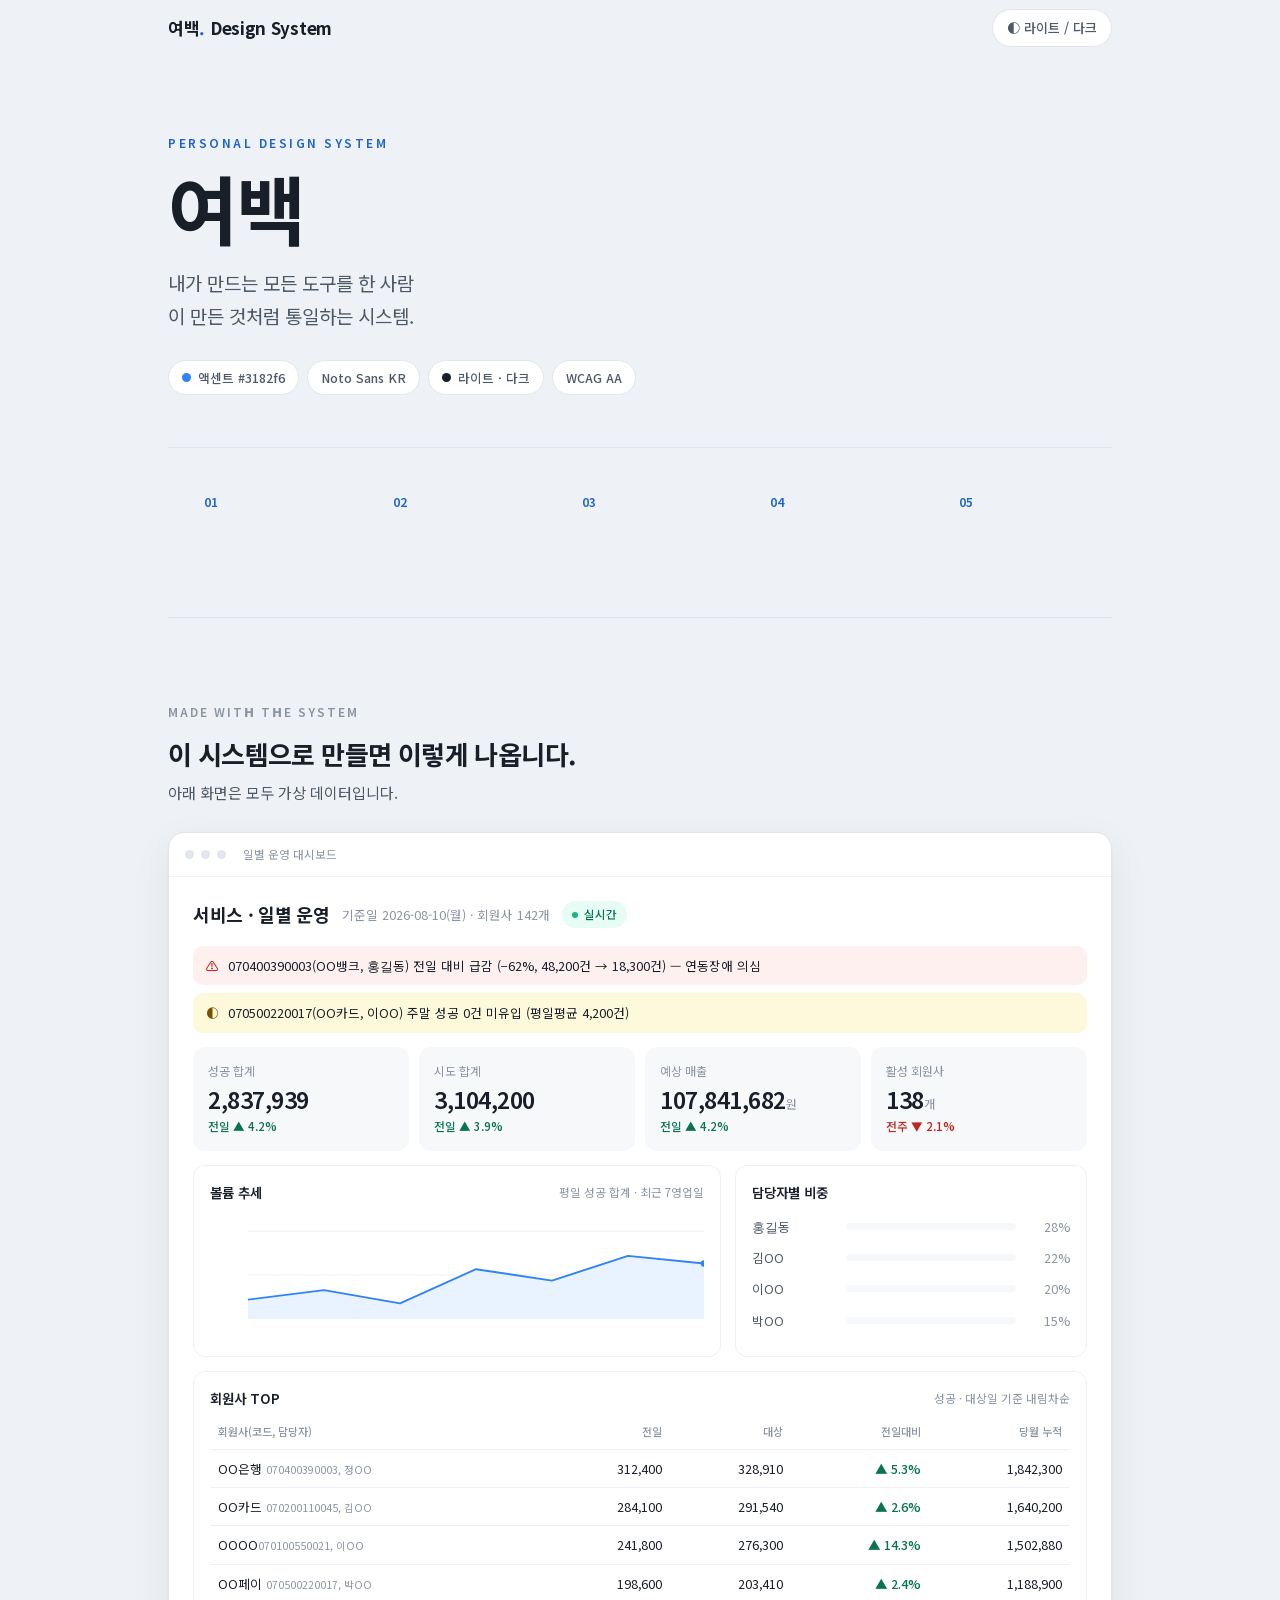
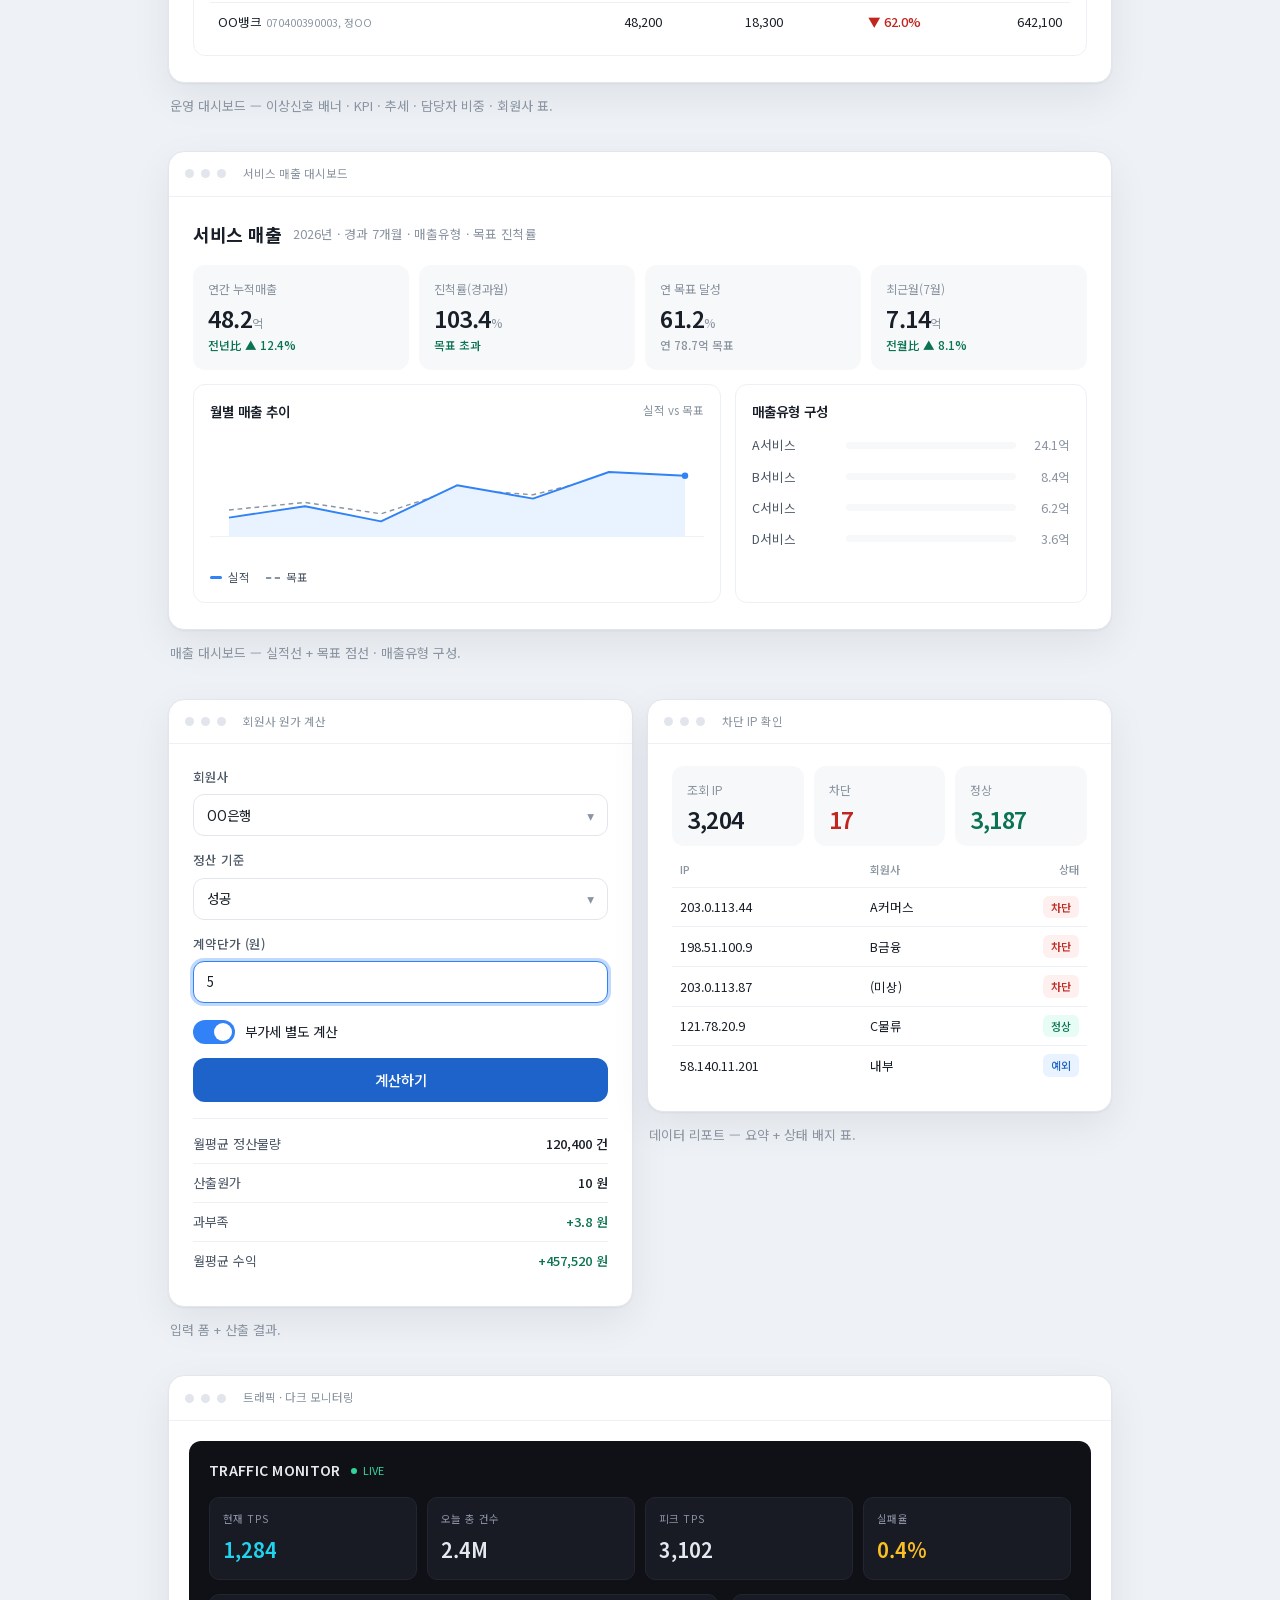
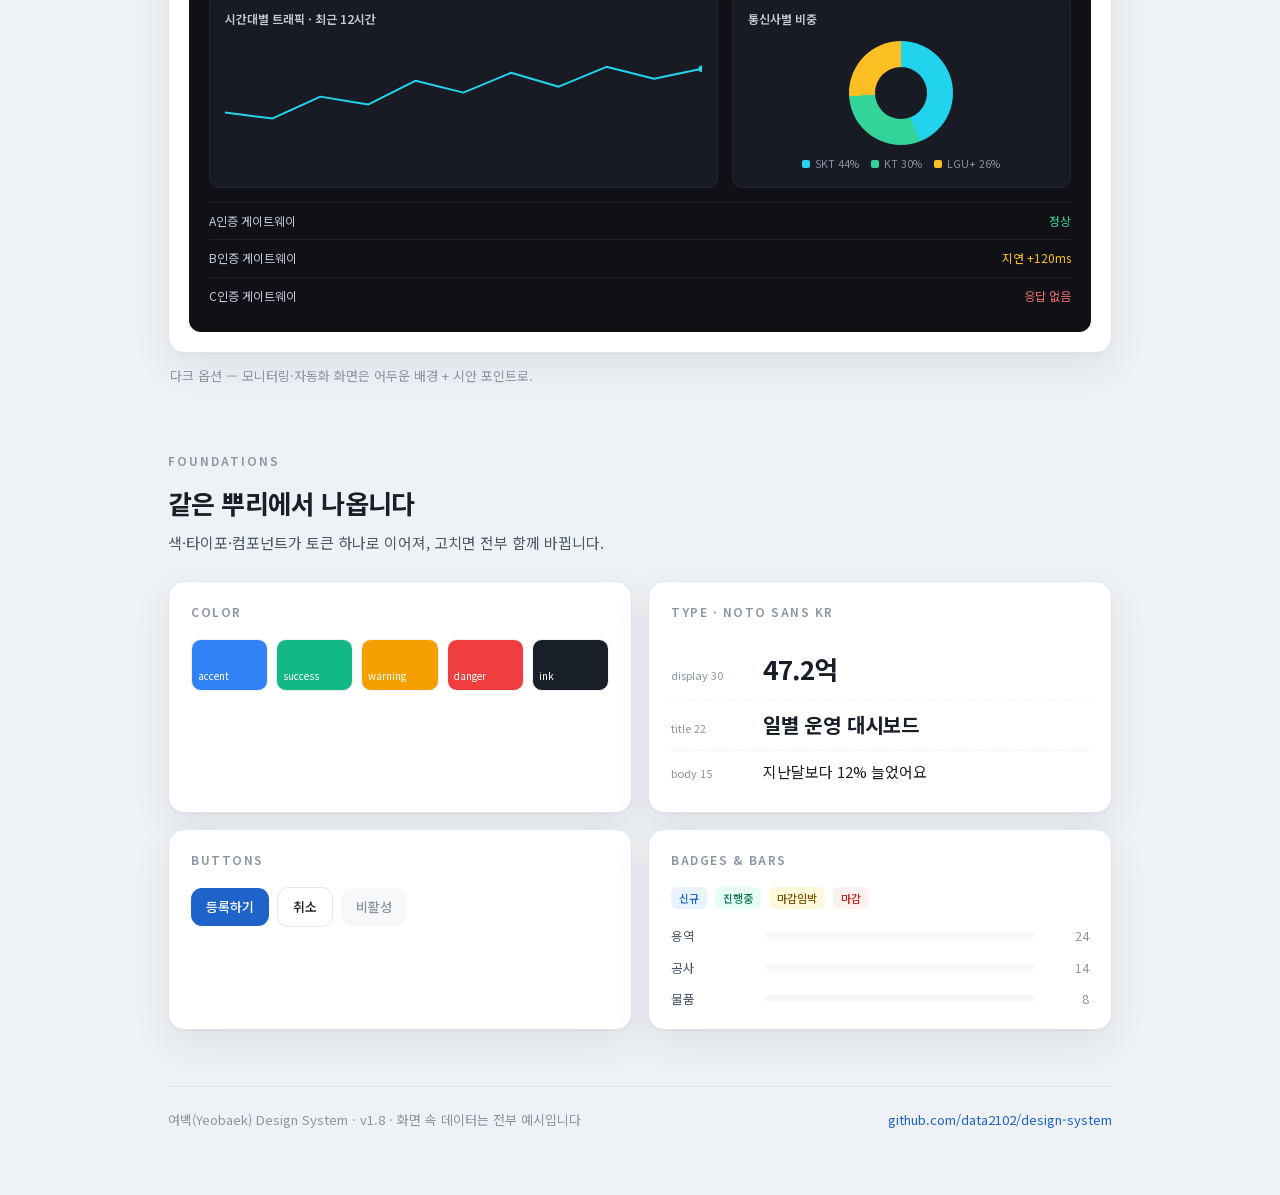
<file: index.html>
<!doctype html>
<html lang="ko">
<head>
<meta charset="utf-8">
<meta name="viewport" content="width=device-width, initial-scale=1">
<title>여백 디자인 시스템 — 소개</title>
</head>
<body style="margin:0">
<style>
@font-face{font-family:'Noto Sans KR';font-style:normal;font-weight:400 700;font-display:swap;src:url([data-uri]) format('woff2');}

  .ybshow{
    --canvas:#eef1f5; --surface:#ffffff; --sunken:#f7f8fa;
    --ink:#191f28; --ink2:#4e5968; --muted:#8b95a1;
    --line:#edf0f4; --line2:#e2e6ec;
    --accent:#3182f6; --accent2:#1d63c9; --accent-bg:#e8f3ff;
    --success:#12b886; --success-bg:#e6fcf5; --success2:#0a7350;
    --warn:#f59f00; --warn-bg:#fff9db; --warn2:#7a5300;
    --danger:#f03e3e; --danger-bg:#fff0f0; --danger2:#c0261e;
    --viz1:#3182f6; --viz2:#12b886; --viz3:#f59f00; --viz4:#845ef7;
    --shadow:0 1px 2px rgba(20,30,50,.05), 0 14px 40px rgba(20,30,50,.07);
  }
  :root[data-theme="dark"] .ybshow, .ybshow[data-t="dark"]{
    --canvas:#0c0e13; --surface:#171a22; --sunken:#12141b;
    --ink:#e6e8ee; --ink2:#c5c9d3; --muted:#8a90a2;
    --line:#1e2129; --line2:#262a35;
    --accent:#22d3ee; --accent2:#38dcf0; --accent-bg:#10313a;
    --shadow:0 1px 2px rgba(0,0,0,.4), 0 14px 40px rgba(0,0,0,.5);
  }
  @media (prefers-color-scheme:dark){ :root:not([data-theme="light"]) .ybshow:not([data-t="light"]){
    --canvas:#0c0e13; --surface:#171a22; --sunken:#12141b;
    --ink:#e6e8ee; --ink2:#c5c9d3; --muted:#8a90a2;
    --line:#1e2129; --line2:#262a35;
    --accent:#22d3ee; --accent2:#38dcf0; --accent-bg:#10313a;
    --shadow:0 1px 2px rgba(0,0,0,.4), 0 14px 40px rgba(0,0,0,.5);
  }}

  .ybshow{ background:var(--canvas); color:var(--ink);
    font-family:'Noto Sans KR',-apple-system,'Malgun Gothic',system-ui,sans-serif;
    font-size:15px; line-height:1.7; padding:0 0 64px; margin:0 -16px -16px; }
  .ybshow *{ box-sizing:border-box; }
  .yb-in{ max-width:1000px; margin:0 auto; padding:0 28px; }
  .ybshow .num{ font-variant-numeric:tabular-nums; }

  .yb-top{ position:sticky; top:0; z-index:9; background:color-mix(in srgb, var(--canvas) 86%, transparent); backdrop-filter:blur(8px); border-bottom:1px solid var(--line); }
  .yb-top .row{ display:flex; align-items:center; gap:12px; height:56px; }
  .yb-mark{ font-weight:700; font-size:17px; letter-spacing:-.3px; } .yb-mark span{ color:var(--accent2); }
  .yb-top .sp{ flex:1; }
  .yb-toggle{ font:inherit; font-size:13px; font-weight:500; color:var(--ink2); background:var(--surface); border:1px solid var(--line2); border-radius:999px; padding:7px 14px; cursor:pointer; }

  .yb-hero{ padding:76px 0 20px; }
  .yb-eyebrow{ font-size:12px; font-weight:600; letter-spacing:2.5px; color:var(--accent2); text-transform:uppercase; }
  .yb-hero h1{ font-size:76px; font-weight:700; letter-spacing:-2px; line-height:1; margin:16px 0 0; }
  .yb-hero .lead{ font-size:19px; color:var(--ink2); margin:22px 0 0; max-width:34ch; text-wrap:balance; }
  .yb-chips{ display:flex; gap:8px; flex-wrap:wrap; margin-top:28px; }
  .yb-chip{ font-size:12.5px; font-weight:500; color:var(--ink2); background:var(--surface); border:1px solid var(--line2); border-radius:999px; padding:6px 13px; display:inline-flex; align-items:center; gap:7px; }
  .yb-chip i{ width:9px; height:9px; border-radius:50%; display:inline-block; }
  .yb-princ{ display:grid; grid-template-columns:repeat(5,1fr); margin-top:52px; border-top:1px solid var(--line2); border-bottom:1px solid var(--line2); }
  .yb-princ div{ padding:22px 18px 24px; border-right:1px solid var(--line); }
  .yb-princ div:last-child{ border-right:none; }
  .yb-princ .n{ font-size:12px; font-weight:600; color:var(--accent2); font-variant-numeric:tabular-nums; }
  .yb-princ .t{ font-size:14px; font-weight:500; margin-top:10px; line-height:1.5; letter-spacing:-.2px; }
  @media(max-width:760px){ .yb-princ{ grid-template-columns:1fr 1fr; } .yb-princ div:nth-child(2n){border-right:none;} .yb-hero h1{font-size:56px;} }

  .yb-sec{ padding:64px 0 0; }
  .yb-sec .kicker{ font-size:12px; font-weight:600; letter-spacing:2px; color:var(--muted); text-transform:uppercase; }
  .yb-sec h2{ font-size:26px; font-weight:700; letter-spacing:-.6px; margin:10px 0 4px; }
  .yb-sec .sub{ font-size:15px; color:var(--ink2); margin:0; }

  .frame{ background:var(--surface); border:1px solid var(--line2); border-radius:16px; box-shadow:var(--shadow); overflow:hidden; margin-top:26px; }
  .frame .bar{ display:flex; align-items:center; gap:7px; padding:12px 16px; border-bottom:1px solid var(--line); }
  .frame .bar .d{ width:9px; height:9px; border-radius:50%; background:var(--line2); }
  .frame .bar .u{ margin-left:10px; font-size:11.5px; color:var(--muted); font-variant-numeric:tabular-nums; }
  .frame .body{ padding:22px 24px 26px; }
  .cap{ font-size:13px; color:var(--muted); margin:12px 2px 0; }

  .m-head{ display:flex; align-items:center; gap:12px; margin-bottom:16px; flex-wrap:wrap; }
  .m-head h3{ font-size:18px; font-weight:700; margin:0; letter-spacing:-.3px; }
  .m-head .sub{ font-size:12.5px; color:var(--muted); }
  .live{ display:inline-flex; align-items:center; gap:6px; font-size:11.5px; font-weight:500; color:var(--success2); background:var(--success-bg); padding:4px 10px; border-radius:999px; }
  .live .p{ width:6px; height:6px; border-radius:50%; background:var(--success); }
  .m-alert{ display:flex; gap:9px; align-items:flex-start; padding:10px 13px; border-radius:10px; font-size:12.5px; line-height:1.55; margin-bottom:8px; }
  .m-alert .ic{ font-weight:600; flex-shrink:0; }
  .a-crit{ background:var(--danger-bg); color:var(--ink); } .a-crit .ic{ color:var(--danger2); }
  .a-warn{ background:var(--warn-bg); color:var(--ink); } .a-warn .ic{ color:var(--warn2); }
  .kpis{ display:grid; grid-template-columns:repeat(4,1fr); gap:10px; }
  @media(max-width:640px){ .kpis{ grid-template-columns:1fr 1fr; } }
  .kpi{ background:var(--sunken); border-radius:12px; padding:14px 15px; }
  .kpi .l{ font-size:12px; color:var(--muted); margin-bottom:6px; }
  .kpi .v{ font-size:23px; font-weight:600; letter-spacing:-.5px; line-height:1.1; }
  .kpi .v small{ font-size:12px; color:var(--muted); font-weight:400; }
  .kpi .dl{ font-size:11.5px; font-weight:500; margin-top:5px; } .up{ color:var(--success2); } .dn{ color:var(--danger2); } .fl{ color:var(--muted); }
  .grid2{ display:grid; grid-template-columns:1.5fr 1fr; gap:14px; margin-top:14px; } @media(max-width:640px){ .grid2{ grid-template-columns:1fr; } }
  .panel{ border:1px solid var(--line); border-radius:12px; padding:15px 16px; }
  .panel .ph{ display:flex; justify-content:space-between; align-items:center; margin-bottom:12px; }
  .panel .ph b{ font-size:13.5px; font-weight:600; } .panel .ph .m{ font-size:11.5px; color:var(--muted); }
  table.m{ width:100%; border-collapse:collapse; font-size:12.5px; }
  table.m th{ text-align:left; font-size:11px; font-weight:500; color:var(--muted); padding:0 8px 8px; border-bottom:1px solid var(--line); white-space:nowrap; }
  table.m th.r,table.m td.r{ text-align:right; font-variant-numeric:tabular-nums; }
  table.m td{ padding:8px; border-bottom:1px solid var(--line); } table.m tr:last-child td{ border-bottom:none; }
  table.m td.name{ color:var(--ink); } table.m .code{ color:var(--muted); font-size:10.5px; }
  .badge{ display:inline-block; font-size:11px; font-weight:500; padding:2px 8px; border-radius:6px; white-space:nowrap; }
  .b-suc{ background:var(--success-bg); color:var(--success2); } .b-dan{ background:var(--danger-bg); color:var(--danger2); } .b-inf{ background:var(--accent-bg); color:var(--accent2); } .b-warn{ background:var(--warn-bg); color:var(--warn2); }
  .upT{ color:var(--success2); font-weight:500; } .dnT{ color:var(--danger2); font-weight:500; }

  .lg{ display:flex; gap:16px; font-size:11.5px; color:var(--ink2); margin-top:10px; }
  .lg span{ display:inline-flex; align-items:center; gap:6px; } .lg .sw{ width:12px; height:3px; border-radius:2px; } .lg .dash{ width:14px; height:0; border-top:2px dashed var(--muted); }
  .bars{ display:flex; flex-direction:column; gap:10px; }
  .brow{ display:flex; align-items:center; gap:10px; font-size:12.5px; }
  .brow .k{ width:84px; color:var(--ink2); } .brow .v{ width:44px; text-align:right; color:var(--muted); font-variant-numeric:tabular-nums; }
  .track{ flex:1; height:7px; border-radius:999px; background:var(--sunken); overflow:hidden; } .fill{ height:100%; border-radius:999px; }

  .field{ display:flex; flex-direction:column; gap:7px; margin-bottom:13px; }
  .field label{ font-size:12.5px; font-weight:500; color:var(--ink2); }
  .inp{ height:42px; border:1px solid var(--line2); border-radius:11px; background:var(--surface); padding:0 13px; display:flex; align-items:center; font-size:13.5px; color:var(--ink); }
  .inp.sel{ justify-content:space-between; } .inp.focus{ border-color:var(--accent); box-shadow:0 0 0 3px color-mix(in srgb, var(--accent) 30%, transparent); }
  .chev{ color:var(--muted); }
  .switch{ display:inline-flex; align-items:center; gap:10px; font-size:13.5px; }
  .track2{ width:42px; height:24px; border-radius:999px; background:var(--accent); position:relative; } .track2 .kn{ position:absolute; top:3px; left:21px; width:18px; height:18px; border-radius:50%; background:#fff; }
  .btn{ height:44px; border-radius:12px; display:flex; align-items:center; justify-content:center; font-size:14.5px; font-weight:500; }
  .btn.pri{ background:var(--accent2); color:#fff; }
  .kv{ display:flex; justify-content:space-between; font-size:13px; padding:8px 0; border-bottom:1px solid var(--line); } .kv:last-child{ border:none; } .kv .k{ color:var(--ink2); } .kv .v{ font-weight:500; font-variant-numeric:tabular-nums; }

  .darkmock{ background:#0f1117; border-radius:12px; padding:18px 20px; color:#e6e8ee; }
  .darkmock .dh{ display:flex; align-items:center; gap:10px; margin-bottom:14px; }
  .darkmock .dh b{ font-size:14px; font-weight:600; letter-spacing:.3px; }
  .dlive{ font-size:11px; color:#34d399; display:inline-flex; align-items:center; gap:6px; } .dlive .p{ width:6px;height:6px;border-radius:50%;background:#34d399; }
  .dkpis{ display:grid; grid-template-columns:repeat(4,1fr); gap:10px; margin-bottom:14px; }
  @media(max-width:640px){ .dkpis{ grid-template-columns:1fr 1fr; } }
  .dkpi{ background:#181b24; border:1px solid #23262f; border-radius:10px; padding:12px 13px; }
  .dkpi .l{ font-size:10.5px; color:#8a90a2; letter-spacing:.4px; margin-bottom:5px; }
  .dkpi .v{ font-size:20px; font-weight:600; font-variant-numeric:tabular-nums; }
  .c-cyan{ color:#22d3ee; } .c-amber{ color:#fbbf24; } .c-red{ color:#f87171; } .c-green{ color:#34d399; }
  .dgrid{ display:grid; grid-template-columns:1.5fr 1fr; gap:14px; } @media(max-width:640px){ .dgrid{ grid-template-columns:1fr; } }
  .dpanel{ background:#181b24; border:1px solid #23262f; border-radius:10px; padding:14px 15px; }
  .dpanel .dt{ font-size:12px; font-weight:600; color:#c5c9d3; margin-bottom:12px; }
  .donut{ width:104px; height:104px; border-radius:50%; margin:0 auto; position:relative; background:conic-gradient(#22d3ee 0 44%, #34d399 44% 74%, #fbbf24 74% 100%); }
  .donut::after{ content:""; position:absolute; inset:26px; border-radius:50%; background:#181b24; }
  .dleg{ display:flex; justify-content:center; gap:12px; font-size:10.5px; color:#8a90a2; margin-top:10px; } .dleg span{ display:inline-flex; align-items:center; gap:5px; } .dleg i{ width:8px; height:8px; border-radius:2px; }
  .drow{ display:flex; justify-content:space-between; font-size:12px; padding:8px 0; border-top:1px solid #1e2129; font-variant-numeric:tabular-nums; } .drow .mono{ color:#c5c9d3; }

  .fgrid{ display:grid; grid-template-columns:1fr 1fr; gap:16px; margin-top:26px; } @media(max-width:760px){ .fgrid{ grid-template-columns:1fr; } }
  .fcard{ background:var(--surface); border:1px solid var(--line2); border-radius:16px; padding:20px 22px; box-shadow:var(--shadow); }
  .fcard .ft{ font-size:12px; font-weight:600; letter-spacing:1.5px; color:var(--muted); text-transform:uppercase; margin-bottom:16px; }
  .sw5{ display:grid; grid-template-columns:repeat(5,1fr); gap:8px; }
  .sw5 div{ height:52px; border-radius:10px; border:1px solid var(--line); display:flex; align-items:flex-end; padding:6px; font-size:10px; color:#fff; }
  .typerow{ display:flex; align-items:baseline; gap:14px; padding:8px 0; border-bottom:1px dashed var(--line); } .typerow:last-child{ border:none; } .typerow .tl{ width:78px; font-size:11px; color:var(--muted); flex-shrink:0; }
  .comps{ display:flex; gap:8px; flex-wrap:wrap; align-items:center; }
  .cbtn{ font-size:13px; font-weight:500; padding:8px 15px; border-radius:11px; }

  .yb-foot{ margin-top:56px; padding-top:22px; border-top:1px solid var(--line2); display:flex; justify-content:space-between; flex-wrap:wrap; gap:8px; font-size:13px; color:var(--muted); } .yb-foot a{ color:var(--accent2); text-decoration:none; }
  @media (prefers-reduced-motion:reduce){ *{ transition:none!important; } }
</style>

<div class="ybshow" id="ybshow">

  <div class="yb-top"><div class="yb-in row">
    <span class="yb-mark">여백<span>.</span> Design System</span>
    <span class="sp"></span>
    <button class="yb-toggle" id="ybToggle">◐ 라이트 / 다크</button>
  </div></div>

  <div class="yb-in">

    <header class="yb-hero">
      <div class="yb-eyebrow">Personal Design System</div>
      <h1>여백</h1>
      <p class="lead">내가 만드는 모든 도구를 한 사람이 만든 것처럼 통일하는 시스템.</p>
      <div class="yb-chips">
        <span class="yb-chip"><i style="background:#3182f6"></i>액센트 #3182f6</span>
        <span class="yb-chip">Noto Sans KR</span>
        <span class="yb-chip"><i style="background:#191f28"></i>라이트 · 다크</span>
        <span class="yb-chip">WCAG AA</span>
      </div>
      <div class="yb-princ">
        <div><div class="n">01</div><div class="t"></div></div>
        <div><div class="n">02</div><div class="t"></div></div>
        <div><div class="n">03</div><div class="t"></div></div>
        <div><div class="n">04</div><div class="t"></div></div>
        <div><div class="n">05</div><div class="t"></div></div>
      </div>
    </header>

    <section class="yb-sec">
      <div class="kicker">Made with the system</div>
      <h2>이 시스템으로 만들면 이렇게 나옵니다.</h2>
      <p class="sub">아래 화면은 모두 가상 데이터입니다.</p>

      <!-- 1. 일별 운영 대시보드 -->
      <div class="frame">
        <div class="bar"><span class="d"></span><span class="d"></span><span class="d"></span><span class="u">일별 운영 대시보드</span></div>
        <div class="body">
          <div class="m-head"><h3>서비스 · 일별 운영</h3><span class="sub">기준일 2026-08-10(월) · 회원사 142개</span><span class="live"><span class="p"></span>실시간</span></div>
          <div class="m-alert a-crit"><span class="ic">⚠</span><span>070400390003(OO뱅크, 홍길동) 전일 대비 급감 (−62%, 48,200건 → 18,300건) — 연동장애 의심</span></div>
          <div class="m-alert a-warn"><span class="ic">◐</span><span>070500220017(OO카드, 이OO) 주말 성공 0건 미유입 (평일평균 4,200건)</span></div>
          <div class="kpis" style="margin-top:14px">
            <div class="kpi"><div class="l">성공 합계</div><div class="v num">2,837,939</div><div class="dl up">전일 ▲ 4.2%</div></div>
            <div class="kpi"><div class="l">시도 합계</div><div class="v num">3,104,200</div><div class="dl up">전일 ▲ 3.9%</div></div>
            <div class="kpi"><div class="l">예상 매출</div><div class="v num">107,841,682<small>원</small></div><div class="dl up">전일 ▲ 4.2%</div></div>
            <div class="kpi"><div class="l">활성 회원사</div><div class="v num">138<small>개</small></div><div class="dl dn">전주 ▼ 2.1%</div></div>
          </div>
          <div class="grid2">
            <div class="panel">
              <div class="ph"><b>볼륨 추세</b><span class="m">평일 성공 합계 · 최근 7영업일</span></div>
              <svg viewBox="0 0 520 132" style="width:100%;height:auto;display:block">
                <line x1="40" y1="16" x2="520" y2="16" stroke="var(--line)"/><line x1="40" y1="62" x2="520" y2="62" stroke="var(--line)"/><line x1="40" y1="108" x2="520" y2="108" stroke="var(--line)"/>
                <path d="M40,88 L120,78 L200,92 L280,56 L360,68 L440,42 L520,50 L520,108 L40,108 Z" fill="var(--accent-bg)"/>
                <polyline fill="none" stroke="var(--accent)" stroke-width="2" stroke-linejoin="round" points="40,88 120,78 200,92 280,56 360,68 440,42 520,50"/>
                <circle cx="520" cy="50" r="3.4" fill="var(--accent)"/>
              </svg>
            </div>
            <div class="panel">
              <div class="ph"><b>담당자별 비중</b></div>
              <div class="bars">
                <div class="brow"><span class="k">홍길동</span><span class="track"><span class="fill" style="width:100%;background:var(--viz1)"></span></span><span class="v">28%</span></div>
                <div class="brow"><span class="k">김OO</span><span class="track"><span class="fill" style="width:77%;background:var(--viz1)"></span></span><span class="v">22%</span></div>
                <div class="brow"><span class="k">이OO</span><span class="track"><span class="fill" style="width:72%;background:var(--viz1)"></span></span><span class="v">20%</span></div>
                <div class="brow"><span class="k">박OO</span><span class="track"><span class="fill" style="width:54%;background:var(--viz1)"></span></span><span class="v">15%</span></div>
              </div>
            </div>
          </div>
          <div class="panel" style="margin-top:14px">
            <div class="ph"><b>회원사 TOP</b><span class="m">성공 · 대상일 기준 내림차순</span></div>
            <div style="overflow-x:auto">
            <table class="m">
              <thead><tr><th>회원사(코드, 담당자)</th><th class="r">전일</th><th class="r">대상</th><th class="r">전일대비</th><th class="r">당월 누적</th></tr></thead>
              <tr><td class="name">OO은행 <span class="code">070400390003, 정OO</span></td><td class="r num">312,400</td><td class="r num">328,910</td><td class="r"><span class="upT">▲ 5.3%</span></td><td class="r num">1,842,300</td></tr>
              <tr><td class="name">OO카드 <span class="code">070200110045, 김OO</span></td><td class="r num">284,100</td><td class="r num">291,540</td><td class="r"><span class="upT">▲ 2.6%</span></td><td class="r num">1,640,200</td></tr>
              <tr><td class="name">OOOO<span class="code">070100550021, 이OO</span></td><td class="r num">241,800</td><td class="r num">276,300</td><td class="r"><span class="upT">▲ 14.3%</span></td><td class="r num">1,502,880</td></tr>
              <tr><td class="name">OO페이 <span class="code">070500220017, 박OO</span></td><td class="r num">198,600</td><td class="r num">203,410</td><td class="r"><span class="upT">▲ 2.4%</span></td><td class="r num">1,188,900</td></tr>
              <tr><td class="name">OO뱅크 <span class="code">070400390003, 정OO</span></td><td class="r num">48,200</td><td class="r num">18,300</td><td class="r"><span class="dnT">▼ 62.0%</span></td><td class="r num">642,100</td></tr>
            </table>
            </div>
          </div>
        </div>
      </div>
      <p class="cap">운영 대시보드 — 이상신호 배너 · KPI · 추세 · 담당자 비중 · 회원사 표.</p>

      <!-- 2. 서비스 매출 -->
      <div class="frame" style="margin-top:34px">
        <div class="bar"><span class="d"></span><span class="d"></span><span class="d"></span><span class="u">서비스 매출 대시보드</span></div>
        <div class="body">
          <div class="m-head"><h3>서비스 매출</h3><span class="sub">2026년 · 경과 7개월 · 매출유형 · 목표 진척률</span></div>
          <div class="kpis">
            <div class="kpi"><div class="l">연간 누적매출</div><div class="v num">48.2<small>억</small></div><div class="dl up">전년比 ▲ 12.4%</div></div>
            <div class="kpi"><div class="l">진척률(경과월)</div><div class="v num">103.4<small>%</small></div><div class="dl up">목표 초과</div></div>
            <div class="kpi"><div class="l">연 목표 달성</div><div class="v num">61.2<small>%</small></div><div class="dl fl">연 78.7억 목표</div></div>
            <div class="kpi"><div class="l">최근월(7월)</div><div class="v num">7.14<small>억</small></div><div class="dl up">전월比 ▲ 8.1%</div></div>
          </div>
          <div class="grid2">
            <div class="panel">
              <div class="ph"><b>월별 매출 추이</b><span class="m">실적 vs 목표</span></div>
              <svg viewBox="0 0 520 130" style="width:100%;height:auto;display:block">
                <line x1="0" y1="108" x2="520" y2="108" stroke="var(--line)"/>
                <path d="M20,80 L100,72 L180,84 L260,58 L340,64 L420,44 L500,50" fill="none" stroke="var(--muted)" stroke-width="1.5" stroke-dasharray="5 4"/>
                <path d="M20,88 L100,76 L180,92 L260,54 L340,68 L420,40 L500,44 L500,108 L20,108 Z" fill="var(--accent-bg)"/>
                <polyline fill="none" stroke="var(--accent)" stroke-width="2" stroke-linejoin="round" points="20,88 100,76 180,92 260,54 340,68 420,40 500,44"/>
                <circle cx="500" cy="44" r="3.4" fill="var(--accent)"/>
              </svg>
              <div class="lg"><span><span class="sw" style="background:var(--accent)"></span>실적</span><span><span class="dash"></span>목표</span></div>
            </div>
            <div class="panel">
              <div class="ph"><b>매출유형 구성</b></div>
              <div class="bars">
                <div class="brow"><span class="k">A서비스</span><span class="track"><span class="fill" style="width:100%;background:var(--viz1)"></span></span><span class="v">24.1억</span></div>
                <div class="brow"><span class="k">B서비스</span><span class="track"><span class="fill" style="width:35%;background:var(--viz2)"></span></span><span class="v">8.4억</span></div>
                <div class="brow"><span class="k">C서비스</span><span class="track"><span class="fill" style="width:26%;background:var(--viz3)"></span></span><span class="v">6.2억</span></div>
                <div class="brow"><span class="k">D서비스</span><span class="track"><span class="fill" style="width:15%;background:var(--viz4)"></span></span><span class="v">3.6억</span></div>
              </div>
            </div>
          </div>
        </div>
      </div>
      <p class="cap">매출 대시보드 — 실적선 + 목표 점선 · 매출유형 구성.</p>

      <!-- 3. 폼 + 리포트 -->
      <div class="grid2" style="margin-top:34px; grid-template-columns:1fr 1fr;">
        <div>
          <div class="frame" style="margin-top:0">
            <div class="bar"><span class="d"></span><span class="d"></span><span class="d"></span><span class="u">회원사 원가 계산</span></div>
            <div class="body">
              <div class="field"><label>회원사</label><div class="inp sel">OO은행<span class="chev">▾</span></div></div>
              <div class="field"><label>정산 기준</label><div class="inp sel">성공<span class="chev">▾</span></div></div>
              <div class="field"><label>계약단가 (원)</label><div class="inp focus">5</div></div>
              <div class="switch" style="margin:4px 0 14px"><span class="track2"><span class="kn"></span></span>부가세 별도 계산</div>
              <div class="btn pri">계산하기</div>
              <div style="margin-top:16px;padding-top:6px;border-top:1px solid var(--line)">
                <div class="kv"><span class="k">월평균 정산물량</span><span class="v">120,400 건</span></div>
                <div class="kv"><span class="k">산출원가</span><span class="v">10 원</span></div>
                <div class="kv"><span class="k">과부족</span><span class="v" style="color:var(--success2)">+3.8 원</span></div>
                <div class="kv"><span class="k">월평균 수익</span><span class="v" style="color:var(--success2)">+457,520 원</span></div>
              </div>
            </div>
          </div>
          <p class="cap">입력 폼 + 산출 결과.</p>
        </div>
        <div>
          <div class="frame" style="margin-top:0">
            <div class="bar"><span class="d"></span><span class="d"></span><span class="d"></span><span class="u">차단 IP 확인</span></div>
            <div class="body">
              <div class="kpis" style="grid-template-columns:repeat(3,1fr)">
                <div class="kpi"><div class="l">조회 IP</div><div class="v num">3,204</div></div>
                <div class="kpi"><div class="l">차단</div><div class="v num" style="color:var(--danger2)">17</div></div>
                <div class="kpi"><div class="l">정상</div><div class="v num" style="color:var(--success2)">3,187</div></div>
              </div>
              <table class="m" style="margin-top:14px">
                <thead><tr><th>IP</th><th>회원사</th><th class="r">상태</th></tr></thead>
                <tr><td class="num">203.0.113.44</td><td>A커머스</td><td class="r"><span class="badge b-dan">차단</span></td></tr>
                <tr><td class="num">198.51.100.9</td><td>B금융</td><td class="r"><span class="badge b-dan">차단</span></td></tr>
                <tr><td class="num">203.0.113.87</td><td>(미상)</td><td class="r"><span class="badge b-dan">차단</span></td></tr>
                <tr><td class="num">121.78.20.9</td><td>C물류</td><td class="r"><span class="badge b-suc">정상</span></td></tr>
                <tr><td class="num">58.140.11.201</td><td>내부</td><td class="r"><span class="badge b-inf">예외</span></td></tr>
              </table>
            </div>
          </div>
          <p class="cap">데이터 리포트 — 요약 + 상태 배지 표.</p>
        </div>
      </div>

      <!-- 4. dark -->
      <div class="frame" style="margin-top:34px">
        <div class="bar"><span class="d"></span><span class="d"></span><span class="d"></span><span class="u">트래픽 · 다크 모니터링</span></div>
        <div class="body" style="padding:20px">
          <div class="darkmock">
            <div class="dh"><b>TRAFFIC MONITOR</b><span class="dlive"><span class="p"></span>LIVE</span></div>
            <div class="dkpis">
              <div class="dkpi"><div class="l">현재 TPS</div><div class="v c-cyan num">1,284</div></div>
              <div class="dkpi"><div class="l">오늘 총 건수</div><div class="v num">2.4M</div></div>
              <div class="dkpi"><div class="l">피크 TPS</div><div class="v num">3,102</div></div>
              <div class="dkpi"><div class="l">실패율</div><div class="v c-amber num">0.4%</div></div>
            </div>
            <div class="dgrid">
              <div class="dpanel">
                <div class="dt">시간대별 트래픽 · 최근 12시간</div>
                <svg viewBox="0 0 480 120" style="width:100%;height:auto;display:block">
                  <line x1="0" y1="96" x2="480" y2="96" stroke="#1e2129"/>
                  <polyline fill="none" stroke="#22d3ee" stroke-width="2" stroke-linejoin="round" points="0,72 48,78 96,56 144,64 192,40 240,52 288,32 336,46 384,26 432,38 480,28"/>
                  <circle cx="480" cy="28" r="3.4" fill="#22d3ee"/>
                </svg>
              </div>
              <div class="dpanel">
                <div class="dt">통신사별 비중</div>
                <div class="donut"></div>
                <div class="dleg"><span><i style="background:#22d3ee"></i>SKT 44%</span><span><i style="background:#34d399"></i>KT 30%</span><span><i style="background:#fbbf24"></i>LGU+ 26%</span></div>
              </div>
            </div>
            <div style="margin-top:14px">
              <div class="drow"><span class="mono">A인증 게이트웨이</span><span class="c-green">정상</span></div>
              <div class="drow"><span class="mono">B인증 게이트웨이</span><span class="c-amber">지연 +120ms</span></div>
              <div class="drow"><span class="mono">C인증 게이트웨이</span><span class="c-red">응답 없음</span></div>
            </div>
          </div>
        </div>
      </div>
      <p class="cap">다크 옵션 — 모니터링·자동화 화면은 어두운 배경 + 시안 포인트로.</p>
    </section>

    <section class="yb-sec">
      <div class="kicker">Foundations</div>
      <h2>같은 뿌리에서 나옵니다</h2>
      <p class="sub">색·타이포·컴포넌트가 토큰 하나로 이어져, 고치면 전부 함께 바뀝니다.</p>
      <div class="fgrid">
        <div class="fcard">
          <div class="ft">Color</div>
          <div class="sw5">
            <div style="background:#3182f6">accent</div><div style="background:#12b886">success</div><div style="background:#f59f00">warning</div><div style="background:#f03e3e">danger</div><div style="background:#191f28">ink</div>
          </div>
        </div>
        <div class="fcard">
          <div class="ft">Type · Noto Sans KR</div>
          <div class="typerow"><span class="tl">display 30</span><span style="font-size:26px;font-weight:700;letter-spacing:-.5px">47.2억</span></div>
          <div class="typerow"><span class="tl">title 22</span><span style="font-size:20px;font-weight:700">일별 운영 대시보드</span></div>
          <div class="typerow"><span class="tl">body 15</span><span style="font-size:15px">지난달보다 12% 늘었어요</span></div>
        </div>
        <div class="fcard">
          <div class="ft">Buttons</div>
          <div class="comps">
            <span class="cbtn" style="background:var(--accent2);color:#fff">등록하기</span>
            <span class="cbtn" style="border:1px solid var(--line2);color:var(--ink)">취소</span>
            <span class="cbtn" style="background:var(--sunken);color:var(--muted)">비활성</span>
          </div>
        </div>
        <div class="fcard">
          <div class="ft">Badges &amp; Bars</div>
          <div class="comps" style="margin-bottom:16px">
            <span class="badge b-inf">신규</span><span class="badge b-suc">진행중</span><span class="badge b-warn">마감임박</span><span class="badge b-dan">마감</span>
          </div>
          <div class="bars">
            <div class="brow"><span class="k">용역</span><span class="track"><span class="fill" style="width:88%;background:var(--viz1)"></span></span><span class="v">24</span></div>
            <div class="brow"><span class="k">공사</span><span class="track"><span class="fill" style="width:52%;background:var(--viz2)"></span></span><span class="v">14</span></div>
            <div class="brow"><span class="k">물품</span><span class="track"><span class="fill" style="width:30%;background:var(--viz3)"></span></span><span class="v">8</span></div>
          </div>
        </div>
      </div>
    </section>

    <div class="yb-foot">
      <span>여백(Yeobaek) Design System · v1.8 · 화면 속 데이터는 전부 예시입니다</span>
      <a href="https://github.com/data2102/design-system">github.com/data2102/design-system</a>
    </div>

  </div>
</div>

<script>
  (function(){
    var el=document.getElementById('ybshow'), btn=document.getElementById('ybToggle');
    function cur(){ return el.getAttribute('data-t') || (matchMedia('(prefers-color-scheme:dark)').matches?'dark':'light'); }
    btn.addEventListener('click', function(){ el.setAttribute('data-t', cur()==='dark'?'light':'dark'); });
  })();
</script>

</body>
</html>
</file>
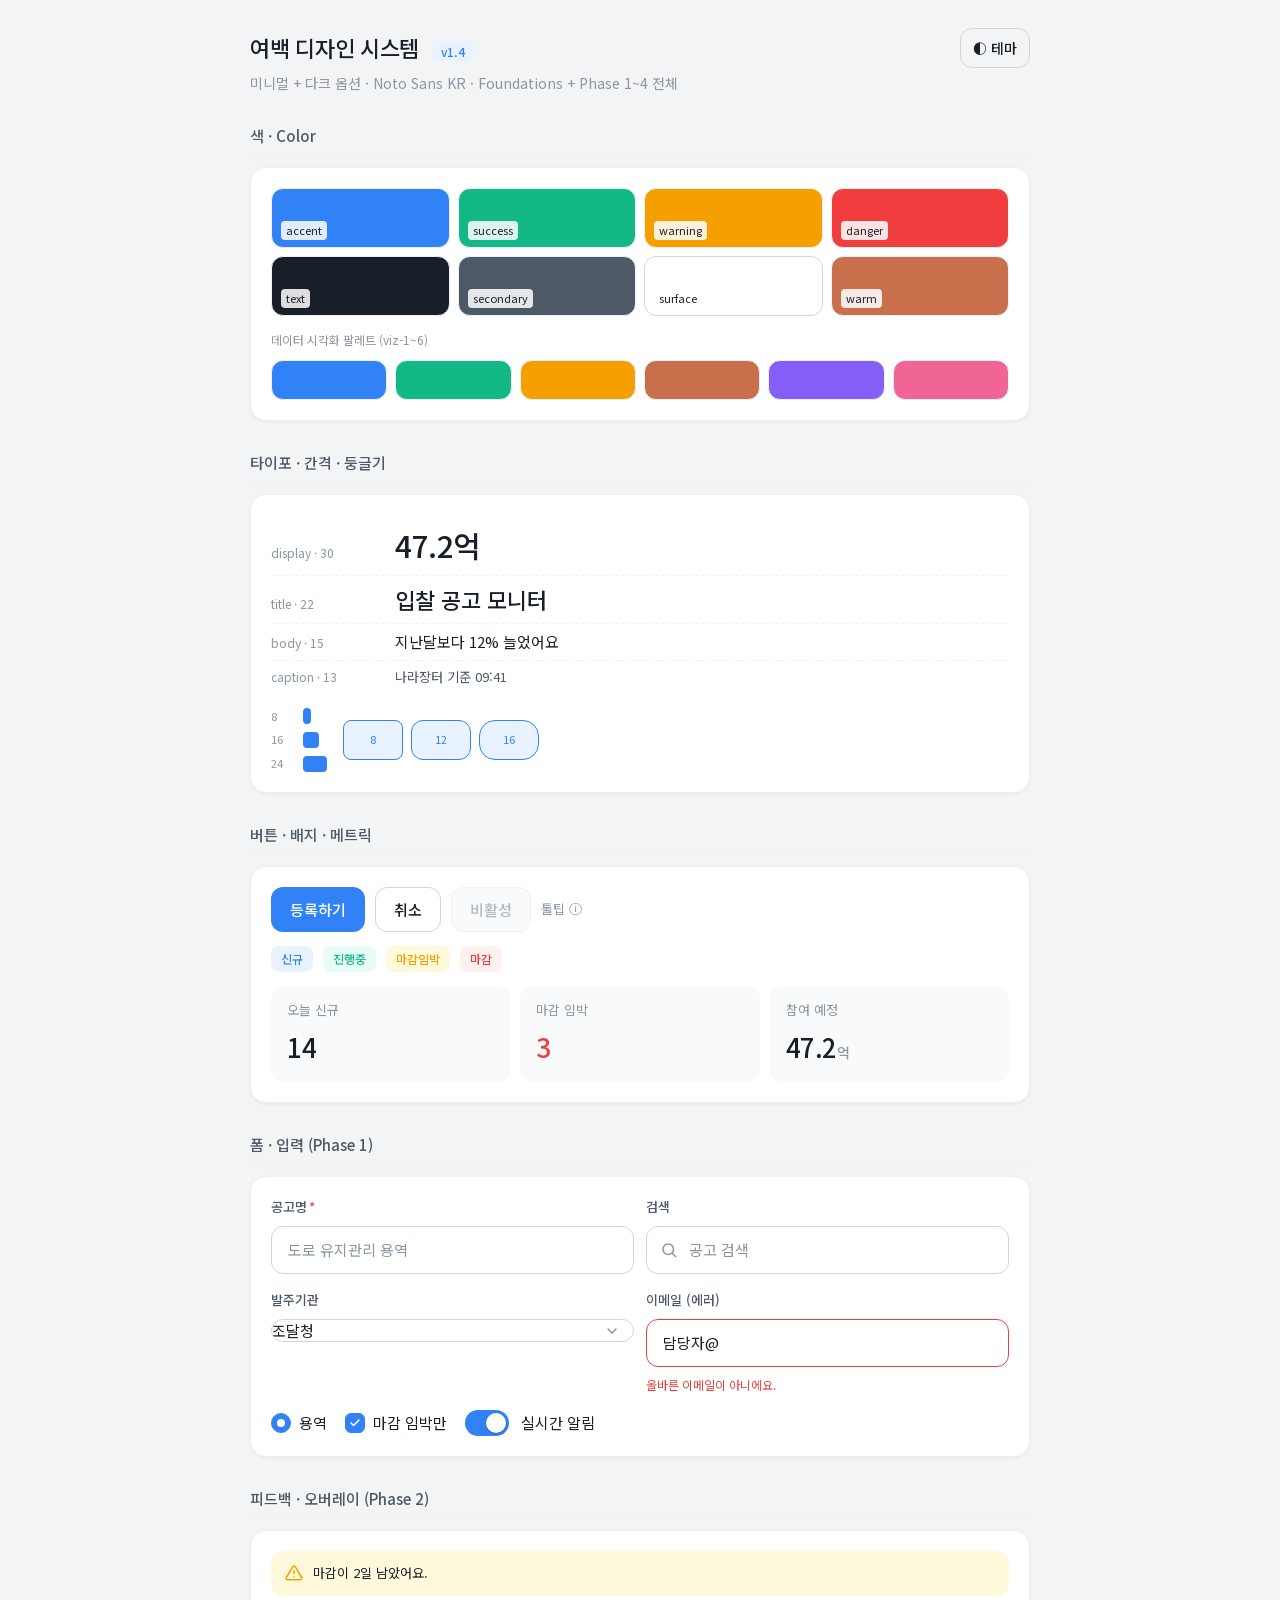
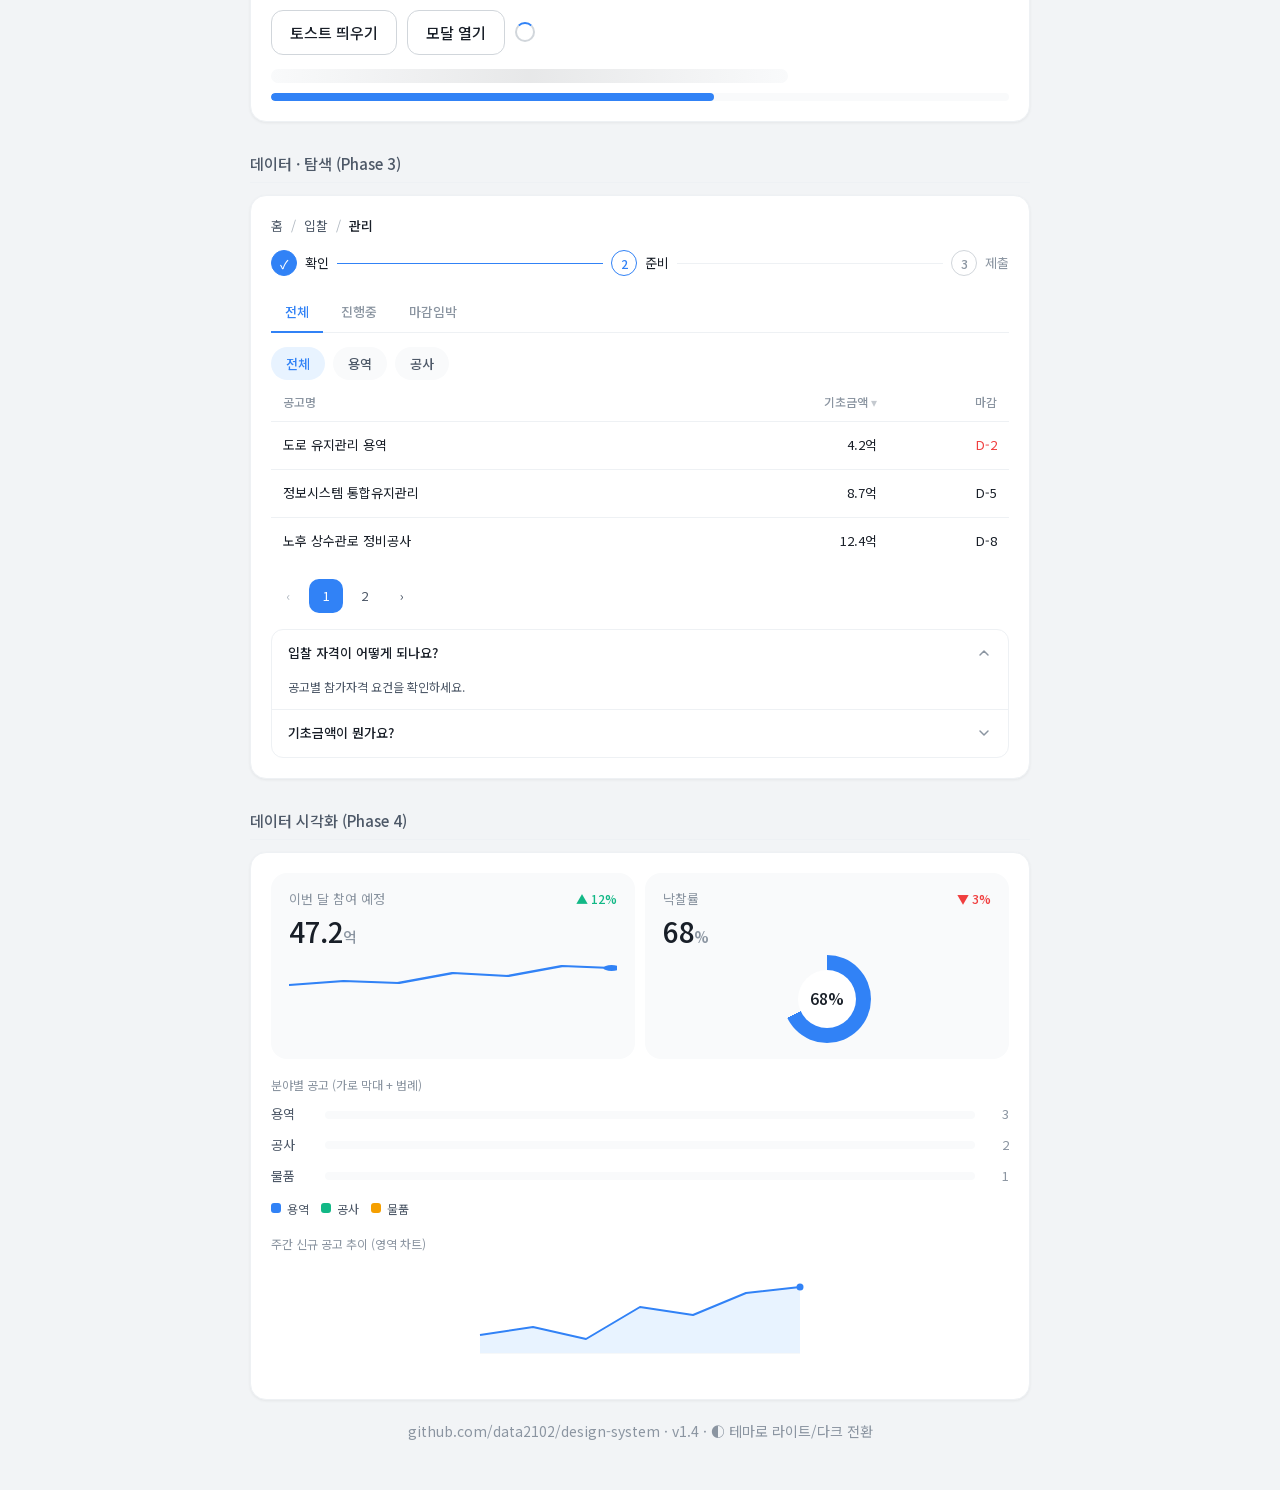
<file: examples.html>
<!doctype html>
<html lang="ko">
<head>
<meta charset="utf-8">
<meta name="viewport" content="width=device-width, initial-scale=1">
<title>여백 디자인 시스템 — 예시</title>
</head>
<body style="margin:0">
<style>
@font-face{font-family:'Noto Sans KR';font-style:normal;font-weight:400 700;font-display:swap;src:url([data-uri]) format('woff2');}

  :root{
    --accent:#3182f6; --accent-hover:#2b74dc; --accent-bg:#e8f3ff; --on-accent:#ffffff; --warm:#c96f4c;
    --text-primary:#191f28; --text-secondary:#4e5968; --text-tertiary:#8b95a1; --text-disabled:#b0b8c1;
    --bg:#f2f4f6; --surface:#ffffff; --surface-sunken:#f9fafb; --border:#eef1f4; --border-strong:#d1d6db;
    --success:#12b886; --success-bg:#e6fcf5; --warning:#f59f00; --warning-bg:#fff9db;
    --danger:#f03e3e; --danger-bg:#fff0f0; --info:#3182f6; --info-bg:#e8f3ff;
    --radius-sm:8px; --radius-md:12px; --radius-lg:16px; --radius-xl:20px; --radius-pill:999px;
    --fw-medium:500; --lh-body:1.6; --ls-tight:-0.4px;
    --shadow-card:0 1px 3px rgba(0,0,0,.06); --shadow-popover:0 8px 24px rgba(0,0,0,.12);
    --shadow-focus:0 0 0 3px rgba(49,130,246,.35); --shadow-focus-danger:0 0 0 3px rgba(240,62,62,.30);
    --dur-base:200ms; --ease-standard:cubic-bezier(.2,0,0,1); --ease-out:cubic-bezier(0,0,0,1);
    --z-modal:1300; --z-toast:1400; --z-tooltip:1500; --z-dropdown:1000;
    --viz-1:#3182f6; --viz-2:#12b886; --viz-3:#f59f00; --viz-4:#c96f4c; --viz-5:#845ef7; --viz-6:#f06595;
    --icon-chevron:url("data:image/svg+xml,%3Csvg xmlns='http://www.w3.org/2000/svg' viewBox='0 0 24 24' fill='none' stroke='%23000' stroke-width='2.2' stroke-linecap='round' stroke-linejoin='round'%3E%3Cpolyline points='6 9 12 15 18 9'/%3E%3C/svg%3E");
    --icon-search:url("data:image/svg+xml,%3Csvg xmlns='http://www.w3.org/2000/svg' viewBox='0 0 24 24' fill='none' stroke='%23000' stroke-width='2' stroke-linecap='round' stroke-linejoin='round'%3E%3Ccircle cx='11' cy='11' r='7'/%3E%3Cline x1='21' y1='21' x2='16.65' y2='16.65'/%3E%3C/svg%3E");
    --icon-check:url("data:image/svg+xml,%3Csvg xmlns='http://www.w3.org/2000/svg' viewBox='0 0 24 24' fill='none' stroke='%23000' stroke-width='3' stroke-linecap='round' stroke-linejoin='round'%3E%3Cpolyline points='20 6 9 17 4 12'/%3E%3C/svg%3E");
  }
  :root[data-theme="dark"], .theme-dark{
    --accent:#22d3ee; --accent-hover:#38dcf0; --accent-bg:#10313a; --on-accent:#06232a; --warm:#e0a58a;
    --text-primary:#e6e8ee; --text-secondary:#c5c9d3; --text-tertiary:#8a90a2; --text-disabled:#565b68;
    --bg:#0f1117; --surface:#181b24; --surface-sunken:#12141b; --border:#1e2129; --border-strong:#262a35;
    --success:#34d399; --success-bg:#0f2e26; --warning:#fbbf24; --warning-bg:#2e2408;
    --danger:#f87171; --danger-bg:#2e1414; --info:#22d3ee; --info-bg:#10313a;
    --shadow-card:0 1px 3px rgba(0,0,0,.4); --shadow-popover:0 8px 24px rgba(0,0,0,.5);
    --shadow-focus:0 0 0 3px rgba(34,211,238,.35); --shadow-focus-danger:0 0 0 3px rgba(248,113,113,.30);
  }
  @media (prefers-color-scheme:dark){:root:not([data-theme="light"]){
    --accent:#22d3ee; --accent-hover:#38dcf0; --accent-bg:#10313a; --on-accent:#06232a; --warm:#e0a58a;
    --text-primary:#e6e8ee; --text-secondary:#c5c9d3; --text-tertiary:#8a90a2; --text-disabled:#565b68;
    --bg:#0f1117; --surface:#181b24; --surface-sunken:#12141b; --border:#1e2129; --border-strong:#262a35;
    --success:#34d399; --success-bg:#0f2e26; --warning:#fbbf24; --warning-bg:#2e2408;
    --danger:#f87171; --danger-bg:#2e1414; --info:#22d3ee; --info-bg:#10313a;
    --shadow-card:0 1px 3px rgba(0,0,0,.4); --shadow-popover:0 8px 24px rgba(0,0,0,.5);
    --shadow-focus:0 0 0 3px rgba(34,211,238,.35); --shadow-focus-danger:0 0 0 3px rgba(248,113,113,.30);
  }}

  *{box-sizing:border-box;} body{margin:0;}
  .app{background:var(--bg); color:var(--text-primary);
    font-family:'Noto Sans KR',-apple-system,'Malgun Gothic',system-ui,sans-serif;
    font-size:15px; line-height:var(--lh-body); min-height:100vh; padding:28px 20px;}
  .wrap{max-width:780px; margin:0 auto;}
  .top{display:flex; align-items:center; justify-content:space-between;}
  .top h1{font-size:22px; font-weight:500; margin:0; letter-spacing:-.3px;}
  .top .ver{font-size:12px; color:var(--accent); background:var(--accent-bg); padding:2px 8px; border-radius:6px; margin-left:8px;}
  .lead{font-size:14px; color:var(--text-tertiary); margin:4px 0 20px;}
  h2{font-size:15px; font-weight:500; color:var(--text-secondary); margin:30px 0 12px; padding-bottom:6px; border-bottom:1px solid var(--border);}
  .sec{background:var(--surface); border:1px solid var(--border); border-radius:16px; box-shadow:var(--shadow-card); padding:20px; margin-bottom:8px;}
  .tbtn{font-family:inherit; font-size:14px; font-weight:500; border-radius:12px; padding:9px 12px; cursor:pointer; border:1px solid var(--border-strong); background:transparent; color:var(--text-primary);}
  .tbtn:hover{background:var(--surface-sunken);}
  .row{display:flex; gap:10px; flex-wrap:wrap; align-items:center;}
  .subttl{font-size:12px; color:var(--text-tertiary); margin:0 0 10px;}

  .sw{border-radius:12px; height:60px; border:1px solid var(--border); display:flex; align-items:flex-end; padding:7px 9px; font-size:11px;}
  .sw span{background:rgba(255,255,255,.85); color:#191f28; padding:1px 5px; border-radius:4px;}
  .swgrid{display:grid; grid-template-columns:repeat(4,1fr); gap:8px; margin-bottom:8px;}
  .vizgrid{display:grid; grid-template-columns:repeat(6,1fr); gap:8px;} .vizgrid .sw{height:40px;}
  .type-row{display:flex; align-items:baseline; gap:14px; padding:6px 0; border-bottom:1px dashed var(--border);}
  .type-row .lbl{font-size:12px; color:var(--text-tertiary); width:110px; flex-shrink:0; font-variant-numeric:tabular-nums;}
  .sp-bar{background:var(--accent); height:16px; border-radius:4px;}
  .rad-box{width:60px; height:40px; background:var(--accent-bg); border:1px solid var(--accent); display:flex; align-items:center; justify-content:center; font-size:11px; color:var(--accent);}

  .metric{background:var(--surface-sunken); border-radius:12px; padding:14px 16px;}
  .metric .l{font-size:13px; color:var(--text-tertiary); margin-bottom:6px;} .metric .v{font-size:26px; font-weight:500; letter-spacing:-.5px;}
  .ds-btn{font-family:inherit; font-size:15px; font-weight:500; border-radius:12px; padding:11px 18px; cursor:pointer; border:1px solid var(--border-strong); background:transparent; color:var(--text-primary); transition:background .15s, transform .05s;}
  .ds-btn:hover{background:var(--surface-sunken);} .ds-btn:active{transform:scale(.98);}
  .ds-btn-primary{background:var(--accent); color:var(--on-accent); border-color:transparent;} .ds-btn-primary:hover{background:var(--accent-hover);}
  .ds-btn:disabled{background:var(--surface-sunken); color:var(--text-disabled); cursor:not-allowed; border-color:var(--border);}
  .ds-badge{display:inline-block; font-size:12px; font-weight:500; padding:3px 10px; border-radius:8px;}
  .b-info{background:var(--info-bg); color:var(--info);} .b-success{background:var(--success-bg); color:var(--success);}
  .b-warning{background:var(--warning-bg); color:var(--warning);} .b-danger{background:var(--danger-bg); color:var(--danger);}

  .ds-field{display:flex; flex-direction:column; gap:8px; margin-bottom:16px;}
  .ds-label{font-size:13px; font-weight:500; color:var(--text-secondary);} .ds-req{color:var(--danger); margin-left:2px;}
  .ds-help{font-size:12px; color:var(--text-tertiary);} .ds-error{font-size:12px; color:var(--danger); display:none;}
  .ds-field.is-error .ds-error{display:block;} .ds-field.is-error .ds-help{display:none;}
  .ds-input,.ds-textarea,.ds-select select{width:100%; font-family:inherit; font-size:15px; color:var(--text-primary); background:var(--surface); border:1px solid var(--border-strong); border-radius:12px; transition:border-color .15s, box-shadow .15s; -webkit-appearance:none; appearance:none;}
  .ds-input{height:48px; padding:0 16px;}
  .ds-input::placeholder{color:var(--text-tertiary);}
  .ds-input:hover,.ds-select select:hover{border-color:var(--text-tertiary);}
  .ds-input:focus,.ds-select select:focus{outline:none; border-color:var(--accent); box-shadow:var(--shadow-focus);}
  .ds-input:disabled{background:var(--surface-sunken); color:var(--text-disabled); cursor:not-allowed; border-color:var(--border);}
  .ds-field.is-error .ds-input{border-color:var(--danger);} .ds-field.is-error .ds-input:focus{box-shadow:var(--shadow-focus-danger);}
  .ds-select{position:relative;} .ds-select select{padding-right:40px; cursor:pointer;}
  .ds-select::after{content:""; position:absolute; right:14px; top:50%; width:16px; height:16px; transform:translateY(-50%); pointer-events:none; background-color:var(--text-tertiary); -webkit-mask:var(--icon-chevron) center/contain no-repeat; mask:var(--icon-chevron) center/contain no-repeat;}
  .ds-search{position:relative;} .ds-search .ds-input{padding-left:42px;}
  .ds-search::before{content:""; position:absolute; left:14px; top:50%; width:18px; height:18px; transform:translateY(-50%); pointer-events:none; background-color:var(--text-tertiary); -webkit-mask:var(--icon-search) center/contain no-repeat; mask:var(--icon-search) center/contain no-repeat;}
  .ds-check,.ds-radio{display:inline-flex; align-items:center; gap:8px; cursor:pointer; user-select:none;}
  .ds-check input,.ds-radio input{position:absolute; opacity:0; width:1px; height:1px;}
  .ds-check .box,.ds-radio .box{flex-shrink:0; width:20px; height:20px; border:1.5px solid var(--border-strong); background:var(--surface); position:relative; transition:.15s;}
  .ds-check .box{border-radius:6px;} .ds-radio .box{border-radius:50%;}
  .ds-check input:checked + .box,.ds-radio input:checked + .box{background:var(--accent); border-color:var(--accent);}
  .ds-check input:checked + .box::after{content:""; position:absolute; inset:0; background-color:var(--on-accent); -webkit-mask:var(--icon-check) center/12px no-repeat; mask:var(--icon-check) center/12px no-repeat;}
  .ds-radio input:checked + .box::after{content:""; position:absolute; inset:5px; border-radius:50%; background:var(--on-accent);}
  .ds-check input:focus-visible + .box,.ds-radio input:focus-visible + .box{box-shadow:var(--shadow-focus);}
  .ds-switch{display:inline-flex; align-items:center; gap:12px; cursor:pointer; user-select:none;}
  .ds-switch input{position:absolute; opacity:0; width:1px; height:1px;}
  .ds-switch .track{flex-shrink:0; width:44px; height:26px; border-radius:999px; background:var(--border-strong); position:relative; transition:background .18s;}
  .ds-switch .track::after{content:""; position:absolute; top:3px; left:3px; width:20px; height:20px; border-radius:50%; background:var(--surface); box-shadow:0 1px 2px rgba(0,0,0,.25); transition:transform .18s;}
  .ds-switch input:checked + .track{background:var(--accent);} .ds-switch input:checked + .track::after{transform:translateX(18px);}

  .ds-banner{display:flex; gap:10px; align-items:flex-start; padding:12px 14px; border-radius:12px; font-size:13px; color:var(--text-primary);}
  .ds-banner .ico{flex-shrink:0; margin-top:1px; width:18px; height:18px;}
  .ds-banner-warning{background:var(--warning-bg);} .ds-banner-warning .ico{color:var(--warning);}
  .ds-banner-success{background:var(--success-bg);} .ds-banner-success .ico{color:var(--success);}
  .ds-spinner{width:20px; height:20px; border:2.5px solid var(--border-strong); border-top-color:var(--accent); border-radius:50%; animation:ds-spin .7s linear infinite;}
  .ds-skeleton{background:var(--surface-sunken); border-radius:8px; position:relative; overflow:hidden;}
  .ds-skeleton::after{content:""; position:absolute; inset:0; background:linear-gradient(90deg,transparent,rgba(128,128,128,.15),transparent); animation:ds-shimmer 1.3s infinite;}
  .ds-progress{height:8px; background:var(--surface-sunken); border-radius:999px; overflow:hidden;} .ds-progress .bar{height:100%; background:var(--accent); border-radius:999px; transition:width var(--dur-base) var(--ease-standard);}
  .ds-tip{position:relative;}
  .ds-tip::after{content:attr(data-tip); position:absolute; bottom:calc(100% + 8px); left:50%; transform:translateX(-50%); background:var(--text-primary); color:var(--surface); font-size:12px; white-space:nowrap; padding:6px 10px; border-radius:8px; opacity:0; pointer-events:none; transition:opacity .12s; z-index:var(--z-tooltip);}
  .ds-tip:hover::after,.ds-tip:focus-visible::after{opacity:1;}

  .ds-breadcrumb{display:flex; align-items:center; gap:8px; font-size:13px; color:var(--text-tertiary); flex-wrap:wrap;}
  .ds-breadcrumb a{color:var(--text-secondary); text-decoration:none;} .ds-breadcrumb .sep{color:var(--text-disabled);} .ds-breadcrumb .cur{color:var(--text-primary); font-weight:500;}
  .ds-tabs{display:flex; gap:4px; border-bottom:1px solid var(--border); margin-bottom:14px;}
  .ds-tab{font-family:inherit; font-size:13px; font-weight:500; color:var(--text-tertiary); background:none; border:none; padding:10px 14px; cursor:pointer; border-bottom:2px solid transparent; margin-bottom:-1px; transition:color .15s;}
  .ds-tab:hover{color:var(--text-secondary);} .ds-tab.on{color:var(--accent); border-bottom-color:var(--accent);}
  .ds-chip{font-family:inherit; font-size:13px; font-weight:500; padding:6px 14px; border-radius:999px; cursor:pointer; background:var(--surface-sunken); color:var(--text-secondary); border:1px solid transparent; transition:.15s;}
  .ds-chip.on{background:var(--accent-bg); color:var(--accent);}
  .ds-table{width:100%; border-collapse:collapse; font-size:13px;}
  .ds-table thead th{text-align:left; font-size:12px; font-weight:500; color:var(--text-tertiary); padding:0 12px 10px; border-bottom:1px solid var(--border); white-space:nowrap;}
  .ds-table th.num,.ds-table td.num{text-align:right; font-variant-numeric:tabular-nums;}
  .ds-table tbody td{padding:13px 12px; border-bottom:1px solid var(--border);} .ds-table tbody tr:last-child td{border-bottom:none;}
  .ds-table.hover tbody tr:hover{background:var(--surface-sunken);} .ds-table th.sortable{cursor:pointer;} .ds-table th .sort-ind{opacity:.5;}
  .ds-pagination{display:flex; gap:4px; align-items:center; margin-top:14px;}
  .ds-page-btn{font-family:inherit; min-width:34px; height:34px; padding:0 8px; border-radius:10px; border:1px solid transparent; background:none; color:var(--text-secondary); font-size:13px; cursor:pointer; font-variant-numeric:tabular-nums;}
  .ds-page-btn:hover{background:var(--surface-sunken);} .ds-page-btn.on{background:var(--accent); color:var(--on-accent);} .ds-page-btn:disabled{color:var(--text-disabled); cursor:not-allowed;}
  .ds-nav{display:flex; flex-direction:column; gap:2px;}
  .ds-nav-item{display:flex; align-items:center; gap:10px; padding:9px 12px; border-radius:10px; font-size:13px; color:var(--text-secondary); cursor:pointer;}
  .ds-nav-item:hover{background:var(--surface-sunken); color:var(--text-primary);} .ds-nav-item.on{background:var(--accent-bg); color:var(--accent); font-weight:500;} .ds-nav-item .ico{width:18px; height:18px;}
  .ds-accordion{border:1px solid var(--border); border-radius:12px; overflow:hidden;}
  .ds-accordion details{border-bottom:1px solid var(--border);} .ds-accordion details:last-child{border-bottom:none;}
  .ds-accordion summary{list-style:none; cursor:pointer; padding:13px 16px; font-size:13px; font-weight:500; display:flex; justify-content:space-between; align-items:center;}
  .ds-accordion summary::-webkit-details-marker{display:none;}
  .ds-accordion summary::after{content:""; width:16px; height:16px; background-color:var(--text-tertiary); -webkit-mask:var(--icon-chevron) center/contain no-repeat; mask:var(--icon-chevron) center/contain no-repeat; transition:transform .2s;}
  .ds-accordion details[open] summary::after{transform:rotate(180deg);} .ds-accordion .body{padding:0 16px 13px; font-size:12px; color:var(--text-secondary);}
  .ds-avatar{width:36px; height:36px; border-radius:50%; background:var(--accent-bg); color:var(--accent); display:inline-flex; align-items:center; justify-content:center; font-size:13px; font-weight:500;}
  .ds-stepper{display:flex; align-items:center;}
  .ds-step{display:flex; align-items:center; gap:8px; font-size:13px; color:var(--text-tertiary);}
  .ds-step .dot{width:26px; height:26px; border-radius:50%; border:1.5px solid var(--border-strong); display:flex; align-items:center; justify-content:center; font-size:12px; font-weight:500; color:var(--text-tertiary); background:var(--surface);}
  .ds-step.done .dot{background:var(--accent); border-color:var(--accent); color:var(--on-accent);} .ds-step.cur .dot{border-color:var(--accent); color:var(--accent);}
  .ds-step.cur,.ds-step.done{color:var(--text-primary);} .ds-step-line{flex:1; height:1.5px; background:var(--border); margin:0 8px;} .ds-step-line.done{background:var(--accent);}

  .ds-stat{background:var(--surface-sunken); border-radius:16px; padding:16px 18px;}
  .ds-stat .label{font-size:13px; color:var(--text-tertiary); margin-bottom:6px; display:flex; justify-content:space-between; align-items:center;}
  .ds-stat .value{font-size:28px; font-weight:500; letter-spacing:-.5px; line-height:1.2; font-variant-numeric:tabular-nums;} .ds-stat .value small{font-size:15px; color:var(--text-tertiary);}
  .ds-stat .spark{display:block; width:100%; height:34px; margin-top:10px;}
  .ds-delta{display:inline-flex; align-items:center; gap:3px; font-size:12px; font-weight:500;}
  .ds-delta.pos{color:var(--success);} .ds-delta.neg{color:var(--danger);}
  .ds-bars{display:flex; flex-direction:column; gap:10px;}
  .ds-bar-row{display:flex; align-items:center; gap:10px; font-size:13px;}
  .ds-bar-row .k{width:44px; color:var(--text-secondary);}
  .ds-bar-track{flex:1; height:8px; border-radius:999px; background:var(--surface-sunken); overflow:hidden;} .ds-bar-fill{height:100%; border-radius:999px; background:var(--viz-1);}
  .ds-bar-row .v{width:24px; text-align:right; color:var(--text-tertiary); font-variant-numeric:tabular-nums;}
  .ds-legend{display:flex; flex-wrap:wrap; gap:12px; font-size:12px; color:var(--text-secondary); margin-top:12px;}
  .ds-legend .item{display:inline-flex; align-items:center; gap:6px;} .ds-legend .swatch{width:10px; height:10px; border-radius:3px;}
  .ds-donut{width:88px; height:88px; border-radius:50%; display:flex; align-items:center; justify-content:center; position:relative; background:conic-gradient(var(--viz-1) 0 68%, var(--surface-sunken) 0);}
  .ds-donut::after{content:""; position:absolute; width:58px; height:58px; border-radius:50%; background:var(--surface);} .ds-donut .center{position:relative; z-index:1; font-size:16px; font-weight:500;}

  .ds-toast-wrap{position:fixed; bottom:24px; left:50%; transform:translateX(-50%); display:flex; flex-direction:column; gap:10px; z-index:var(--z-toast);}
  .ds-toast{display:flex; align-items:center; gap:10px; background:var(--text-primary); color:var(--surface); padding:12px 16px; border-radius:12px; box-shadow:var(--shadow-popover); font-size:13px; animation:ds-toast-in var(--dur-base) var(--ease-out);}
  .ds-toast .dot{width:8px; height:8px; border-radius:50%; background:var(--success);}
  .ds-overlay{position:fixed; inset:0; background:rgba(0,0,0,.45); display:none; align-items:center; justify-content:center; padding:20px; z-index:var(--z-modal);}
  .ds-overlay.on{display:flex; animation:ds-fade var(--dur-base) var(--ease-out);}
  .ds-modal{background:var(--surface); border-radius:20px; box-shadow:var(--shadow-popover); max-width:400px; width:100%; padding:24px; animation:ds-pop var(--dur-base) var(--ease-out);}
  .ds-modal h3{font-size:18px; font-weight:500; margin:0 0 8px;} .ds-modal p{font-size:13px; color:var(--text-secondary); margin:0 0 20px;} .ds-modal-actions{display:flex; gap:10px; justify-content:flex-end;}

  @keyframes ds-spin{to{transform:rotate(360deg);}} @keyframes ds-shimmer{to{transform:translateX(100%);}}
  @keyframes ds-toast-in{from{opacity:0; transform:translateY(8px);}to{opacity:1; transform:translateY(0);}}
  @keyframes ds-fade{from{opacity:0;}to{opacity:1;}} @keyframes ds-pop{from{opacity:0; transform:scale(.96);}to{opacity:1; transform:scale(1);}}
  @media (prefers-reduced-motion:reduce){.ds-spinner,.ds-skeleton::after,.ds-toast{animation:none !important;}}
</style>

<div class="app">
<div class="wrap">

  <div class="top">
    <h1>여백 디자인 시스템 <span class="ver">v1.4</span></h1>
    <button class="tbtn" id="theme" aria-label="테마 전환">◐ 테마</button>
  </div>
  <p class="lead">미니멀 + 다크 옵션 · Noto Sans KR · Foundations + Phase 1~4 전체</p>

  <h2>색 · Color</h2>
  <div class="sec">
    <div class="swgrid">
      <div class="sw" style="background:var(--accent)"><span>accent</span></div>
      <div class="sw" style="background:var(--success)"><span>success</span></div>
      <div class="sw" style="background:var(--warning)"><span>warning</span></div>
      <div class="sw" style="background:var(--danger)"><span>danger</span></div>
    </div>
    <div class="swgrid" style="margin-bottom:14px;">
      <div class="sw" style="background:var(--text-primary)"><span>text</span></div>
      <div class="sw" style="background:var(--text-secondary)"><span>secondary</span></div>
      <div class="sw" style="background:var(--surface); border-color:var(--border-strong)"><span>surface</span></div>
      <div class="sw" style="background:var(--warm)"><span>warm</span></div>
    </div>
    <div class="subttl">데이터 시각화 팔레트 (viz-1~6)</div>
    <div class="vizgrid">
      <div class="sw" style="background:var(--viz-1)"></div><div class="sw" style="background:var(--viz-2)"></div><div class="sw" style="background:var(--viz-3)"></div>
      <div class="sw" style="background:var(--viz-4)"></div><div class="sw" style="background:var(--viz-5)"></div><div class="sw" style="background:var(--viz-6)"></div>
    </div>
  </div>

  <h2>타이포 · 간격 · 둥글기</h2>
  <div class="sec">
    <div class="type-row"><span class="lbl">display · 30</span><span style="font-size:30px; font-weight:500; letter-spacing:-.5px;">47.2억</span></div>
    <div class="type-row"><span class="lbl">title · 22</span><span style="font-size:22px; font-weight:500;">입찰 공고 모니터</span></div>
    <div class="type-row"><span class="lbl">body · 15</span><span style="font-size:15px;">지난달보다 12% 늘었어요</span></div>
    <div class="type-row" style="border:none;"><span class="lbl">caption · 13</span><span style="font-size:13px; color:var(--text-secondary);">나라장터 기준 09:41</span></div>
    <div class="row" style="margin-top:14px; gap:16px;">
      <div style="display:flex; flex-direction:column; gap:6px;">
        <div class="row" style="gap:8px;"><span style="font-size:11px; color:var(--text-tertiary); width:24px;">8</span><div class="sp-bar" style="width:8px;"></div></div>
        <div class="row" style="gap:8px;"><span style="font-size:11px; color:var(--text-tertiary); width:24px;">16</span><div class="sp-bar" style="width:16px;"></div></div>
        <div class="row" style="gap:8px;"><span style="font-size:11px; color:var(--text-tertiary); width:24px;">24</span><div class="sp-bar" style="width:24px;"></div></div>
      </div>
      <div class="row" style="gap:8px;"><div class="rad-box" style="border-radius:8px;">8</div><div class="rad-box" style="border-radius:12px;">12</div><div class="rad-box" style="border-radius:16px;">16</div></div>
    </div>
  </div>

  <h2>버튼 · 배지 · 메트릭</h2>
  <div class="sec">
    <div class="row" style="margin-bottom:14px;">
      <button class="ds-btn ds-btn-primary">등록하기</button><button class="ds-btn">취소</button><button class="ds-btn" disabled>비활성</button>
      <span class="ds-tip" data-tip="hover하면 나와요" tabindex="0" style="font-size:13px; color:var(--text-tertiary); cursor:help;">툴팁 ⓘ</span>
    </div>
    <div class="row" style="margin-bottom:14px;">
      <span class="ds-badge b-info">신규</span><span class="ds-badge b-success">진행중</span><span class="ds-badge b-warning">마감임박</span><span class="ds-badge b-danger">마감</span>
    </div>
    <div class="row" style="gap:10px;">
      <div class="metric" style="flex:1;"><div class="l">오늘 신규</div><div class="v">14</div></div>
      <div class="metric" style="flex:1;"><div class="l">마감 임박</div><div class="v" style="color:var(--danger)">3</div></div>
      <div class="metric" style="flex:1;"><div class="l">참여 예정</div><div class="v">47.2<span style="font-size:14px; color:var(--text-tertiary)">억</span></div></div>
    </div>
  </div>

  <h2>폼 · 입력 (Phase 1)</h2>
  <div class="sec">
    <div class="row" style="gap:12px; align-items:flex-start;">
      <div style="flex:1;">
        <div class="ds-field"><label class="ds-label">공고명<span class="ds-req">*</span></label><input class="ds-input" placeholder="도로 유지관리 용역"></div>
        <div class="ds-field"><label class="ds-label">발주기관</label><div class="ds-select"><select><option>조달청</option><option>LH</option></select></div></div>
      </div>
      <div style="flex:1;">
        <div class="ds-field"><label class="ds-label">검색</label><div class="ds-search"><input class="ds-input" type="search" placeholder="공고 검색"></div></div>
        <div class="ds-field is-error"><label class="ds-label">이메일 (에러)</label><input class="ds-input" value="담당자@"><span class="ds-error">올바른 이메일이 아니에요.</span></div>
      </div>
    </div>
    <div class="row" style="gap:18px;">
      <label class="ds-radio"><input type="radio" name="c" checked><span class="box"></span> 용역</label>
      <label class="ds-check"><input type="checkbox" checked><span class="box"></span> 마감 임박만</label>
      <label class="ds-switch"><input type="checkbox" checked><span class="track"></span> 실시간 알림</label>
    </div>
  </div>

  <h2>피드백 · 오버레이 (Phase 2)</h2>
  <div class="sec">
    <div style="display:flex; flex-direction:column; gap:10px; margin-bottom:14px;">
      <div class="ds-banner ds-banner-warning"><svg class="ico" viewBox="0 0 24 24" fill="none" stroke="currentColor" stroke-width="2" stroke-linecap="round" stroke-linejoin="round"><path d="M10.29 3.86 1.82 18a2 2 0 0 0 1.71 3h16.94a2 2 0 0 0 1.71-3L13.71 3.86a2 2 0 0 0-3.42 0z"/><line x1="12" y1="9" x2="12" y2="13"/><line x1="12" y1="17" x2="12.01" y2="17"/></svg><div>마감이 2일 남았어요.</div></div>
    </div>
    <div class="row" style="margin-bottom:14px;">
      <button class="ds-btn" id="toastBtn">토스트 띄우기</button><button class="ds-btn" id="modalBtn">모달 열기</button><span class="ds-spinner"></span>
    </div>
    <div class="ds-skeleton" style="height:14px; width:70%; margin-bottom:10px;"></div>
    <div class="ds-progress"><div class="bar" style="width:60%;"></div></div>
  </div>

  <h2>데이터 · 탐색 (Phase 3)</h2>
  <div class="sec">
    <nav class="ds-breadcrumb" style="margin-bottom:14px;"><a href="#">홈</a><span class="sep">/</span><a href="#">입찰</a><span class="sep">/</span><span class="cur">관리</span></nav>
    <div class="ds-stepper" style="margin-bottom:16px;">
      <div class="ds-step done"><span class="dot">✓</span> 확인</div><div class="ds-step-line done"></div>
      <div class="ds-step cur"><span class="dot">2</span> 준비</div><div class="ds-step-line"></div><div class="ds-step"><span class="dot">3</span> 제출</div>
    </div>
    <div class="ds-tabs"><button class="ds-tab on">전체</button><button class="ds-tab">진행중</button><button class="ds-tab">마감임박</button></div>
    <div class="row" style="gap:8px; margin-bottom:12px;"><button class="ds-chip on">전체</button><button class="ds-chip">용역</button><button class="ds-chip">공사</button></div>
    <table class="ds-table hover">
      <thead><tr><th>공고명</th><th class="num sortable" id="sortAmt">기초금액 <span class="sort-ind">▾</span></th><th class="num">마감</th></tr></thead>
      <tbody id="rows">
        <tr data-amt="4.2"><td>도로 유지관리 용역</td><td class="num">4.2억</td><td class="num" style="color:var(--danger)">D-2</td></tr>
        <tr data-amt="8.7"><td>정보시스템 통합유지관리</td><td class="num">8.7억</td><td class="num">D-5</td></tr>
        <tr data-amt="12.4"><td>노후 상수관로 정비공사</td><td class="num">12.4억</td><td class="num">D-8</td></tr>
      </tbody>
    </table>
    <div class="ds-pagination"><button class="ds-page-btn" disabled>‹</button><button class="ds-page-btn on">1</button><button class="ds-page-btn">2</button><button class="ds-page-btn">›</button></div>
    <div class="ds-accordion" style="margin-top:16px;">
      <details open><summary>입찰 자격이 어떻게 되나요?</summary><div class="body">공고별 참가자격 요건을 확인하세요.</div></details>
      <details><summary>기초금액이 뭔가요?</summary><div class="body">발주기관이 산정한 예정가격의 기준이에요.</div></details>
    </div>
  </div>

  <h2>데이터 시각화 (Phase 4)</h2>
  <div class="sec">
    <div class="row" style="gap:10px; align-items:stretch; margin-bottom:16px;">
      <div class="ds-stat" style="flex:1;">
        <div class="label">이번 달 참여 예정 <span class="ds-delta pos">▲ 12%</span></div>
        <div class="value">47.2<small>억</small></div>
        <svg class="spark" viewBox="0 0 120 34" preserveAspectRatio="none">
          <polyline fill="none" stroke="var(--accent)" stroke-width="2" stroke-linecap="round" stroke-linejoin="round" points="0,26 20,22 40,24 60,14 80,17 100,7 118,9"/>
          <circle cx="118" cy="9" r="3" fill="var(--accent)"/>
        </svg>
      </div>
      <div class="ds-stat" style="flex:1;">
        <div class="label">낙찰률 <span class="ds-delta neg">▼ 3%</span></div>
        <div class="value">68<small>%</small></div>
        <div style="display:flex; justify-content:center; margin-top:6px;"><div class="ds-donut"><span class="center">68%</span></div></div>
      </div>
    </div>
    <div class="subttl">분야별 공고 (가로 막대 + 범례)</div>
    <div class="ds-bars">
      <div class="ds-bar-row"><span class="k">용역</span><span class="ds-bar-track"><span class="ds-bar-fill" style="width:60%"></span></span><span class="v">3</span></div>
      <div class="ds-bar-row"><span class="k">공사</span><span class="ds-bar-track"><span class="ds-bar-fill" style="width:40%; background:var(--viz-2)"></span></span><span class="v">2</span></div>
      <div class="ds-bar-row"><span class="k">물품</span><span class="ds-bar-track"><span class="ds-bar-fill" style="width:20%; background:var(--viz-3)"></span></span><span class="v">1</span></div>
    </div>
    <div class="ds-legend">
      <span class="item"><span class="swatch" style="background:var(--viz-1)"></span>용역</span>
      <span class="item"><span class="swatch" style="background:var(--viz-2)"></span>공사</span>
      <span class="item"><span class="swatch" style="background:var(--viz-3)"></span>물품</span>
    </div>
    <div class="subttl" style="margin-top:16px;">주간 신규 공고 추이 (영역 차트)</div>
    <svg class="ds-chart" viewBox="0 0 320 110" style="width:100%; height:110px;">
      <line x1="0" y1="90" x2="320" y2="90" stroke="var(--border)"/>
      <path d="M0,72 L53,64 L106,76 L160,44 L213,52 L266,30 L320,24 L320,90 L0,90 Z" fill="var(--accent-bg)"/>
      <polyline fill="none" stroke="var(--accent)" stroke-width="2" stroke-linejoin="round" points="0,72 53,64 106,76 160,44 213,52 266,30 320,24"/>
      <circle cx="320" cy="24" r="3.5" fill="var(--accent)"/>
    </svg>
  </div>

  <p class="lead" style="text-align:center; margin-top:20px;">github.com/data2102/design-system · v1.4 · ◐ 테마로 라이트/다크 전환</p>

</div>
</div>

<div class="ds-overlay" id="overlay">
  <div class="ds-modal" role="dialog" aria-modal="true" aria-labelledby="mt">
    <h3 id="mt">이 공고를 삭제할까요?</h3><p>삭제하면 되돌릴 수 없어요.</p>
    <div class="ds-modal-actions"><button class="ds-btn" id="mCancel">취소</button><button class="ds-btn ds-btn-primary" id="mOk">삭제하기</button></div>
  </div>
</div>
<div class="ds-toast-wrap" id="toasts" role="status" aria-live="polite"></div>

<script>
  const root=document.documentElement;
  const cur=()=>root.getAttribute('data-theme')||(matchMedia('(prefers-color-scheme:dark)').matches?'dark':'light');
  document.getElementById('theme').addEventListener('click',()=>root.setAttribute('data-theme',cur()==='dark'?'light':'dark'));
  const toasts=document.getElementById('toasts');
  document.getElementById('toastBtn').addEventListener('click',()=>{const t=document.createElement('div');t.className='ds-toast';t.innerHTML='<span class="dot"></span>저장했어요';toasts.appendChild(t);setTimeout(()=>t.remove(),2600);});
  const ov=document.getElementById('overlay');
  document.getElementById('modalBtn').addEventListener('click',()=>ov.classList.add('on'));
  document.getElementById('mCancel').addEventListener('click',()=>ov.classList.remove('on'));
  document.getElementById('mOk').addEventListener('click',()=>ov.classList.remove('on'));
  ov.addEventListener('click',e=>{if(e.target===ov)ov.classList.remove('on');});
  document.addEventListener('keydown',e=>{if(e.key==='Escape')ov.classList.remove('on');});
  document.querySelectorAll('.ds-tab').forEach(t=>t.addEventListener('click',()=>document.querySelectorAll('.ds-tab').forEach(x=>x.classList.toggle('on',x===t))));
  const chipWrap=document.querySelector('.sec .row');
  document.querySelectorAll('.ds-chip').forEach(c=>c.addEventListener('click',()=>document.querySelectorAll('.ds-chip').forEach(x=>x.classList.toggle('on',x===c))));
  let asc=false; const tb=document.getElementById('rows'); const si=document.querySelector('#sortAmt .sort-ind');
  const rws=[...document.querySelectorAll('#rows tr')];
  document.getElementById('sortAmt').addEventListener('click',()=>{asc=!asc; si.textContent=asc?'▴':'▾'; rws.sort((a,b)=>(a.dataset.amt-b.dataset.amt)*(asc?1:-1)).forEach(r=>tb.appendChild(r));});
  document.querySelectorAll('.ds-page-btn').forEach(b=>b.addEventListener('click',()=>{if(!/^\d+$/.test(b.textContent))return; document.querySelectorAll('.ds-page-btn').forEach(x=>x.classList.remove('on')); b.classList.add('on');}));
</script>

</body>
</html>
</file>
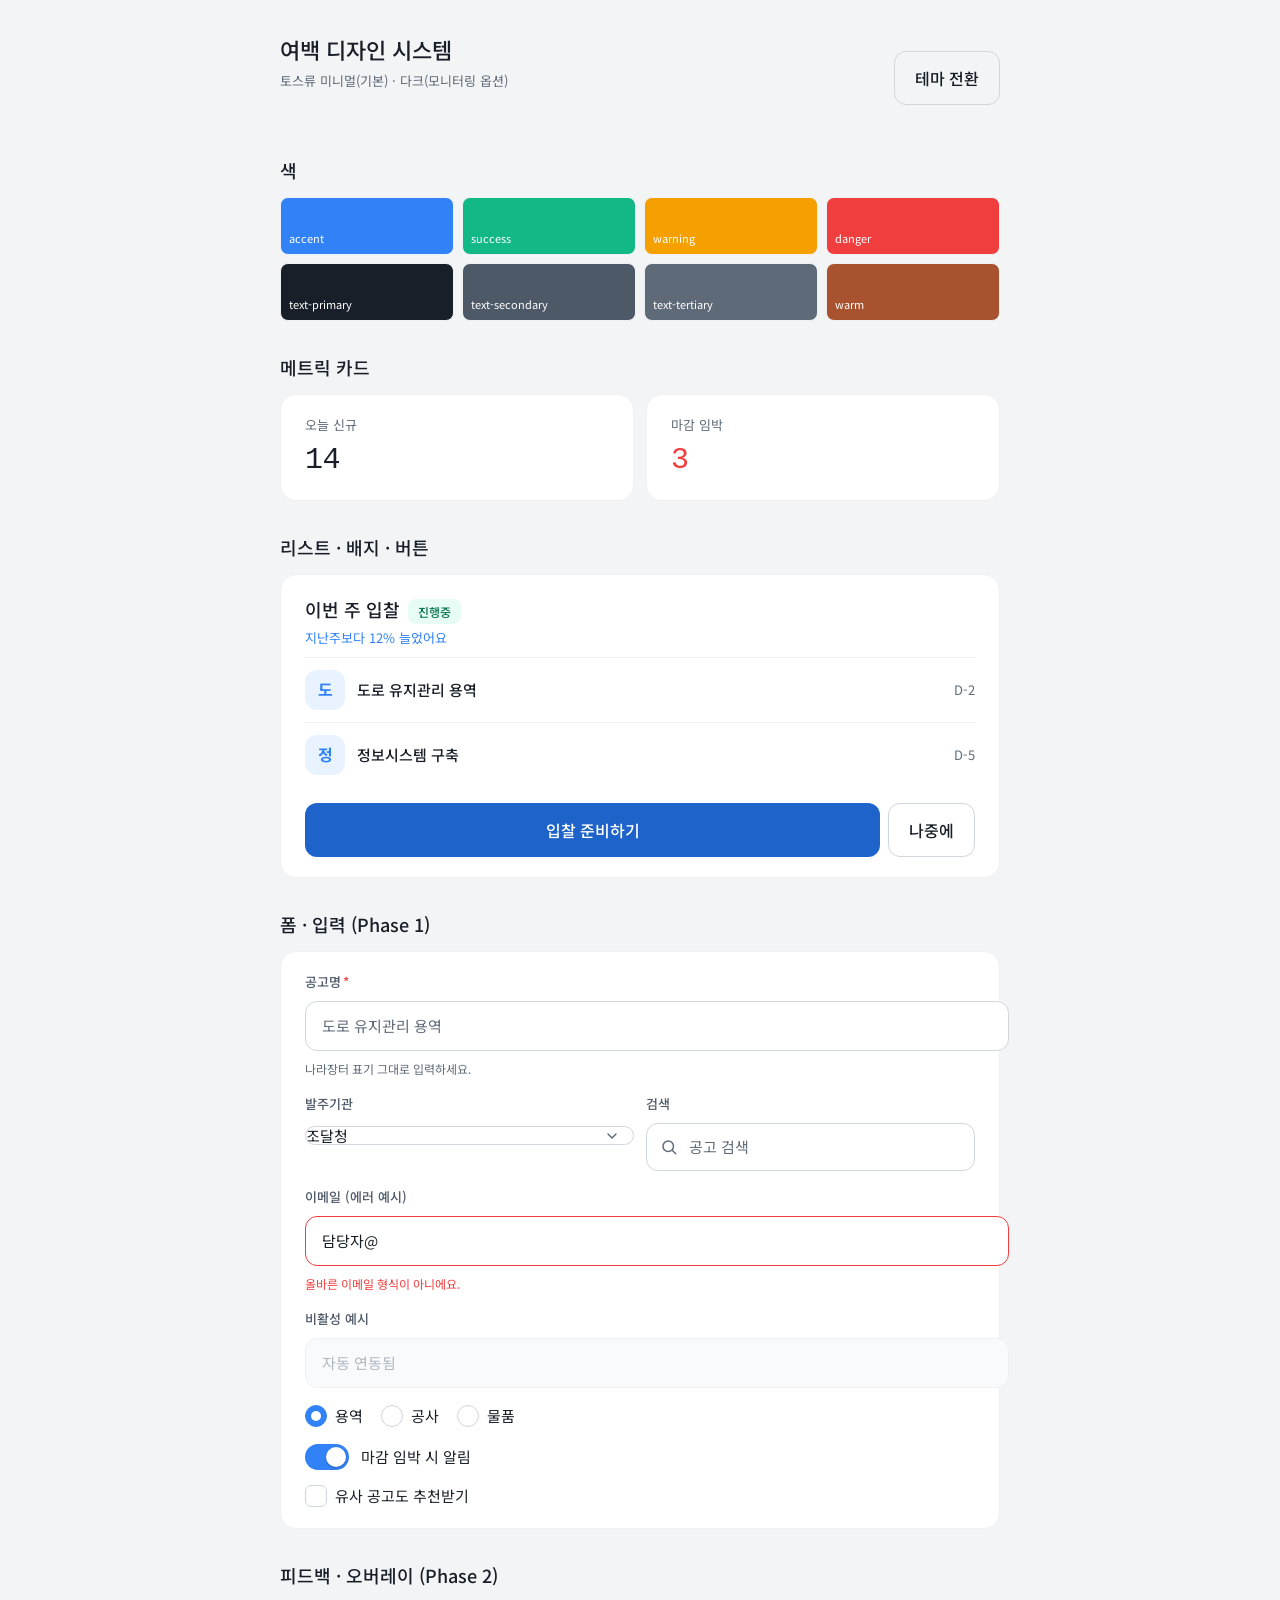
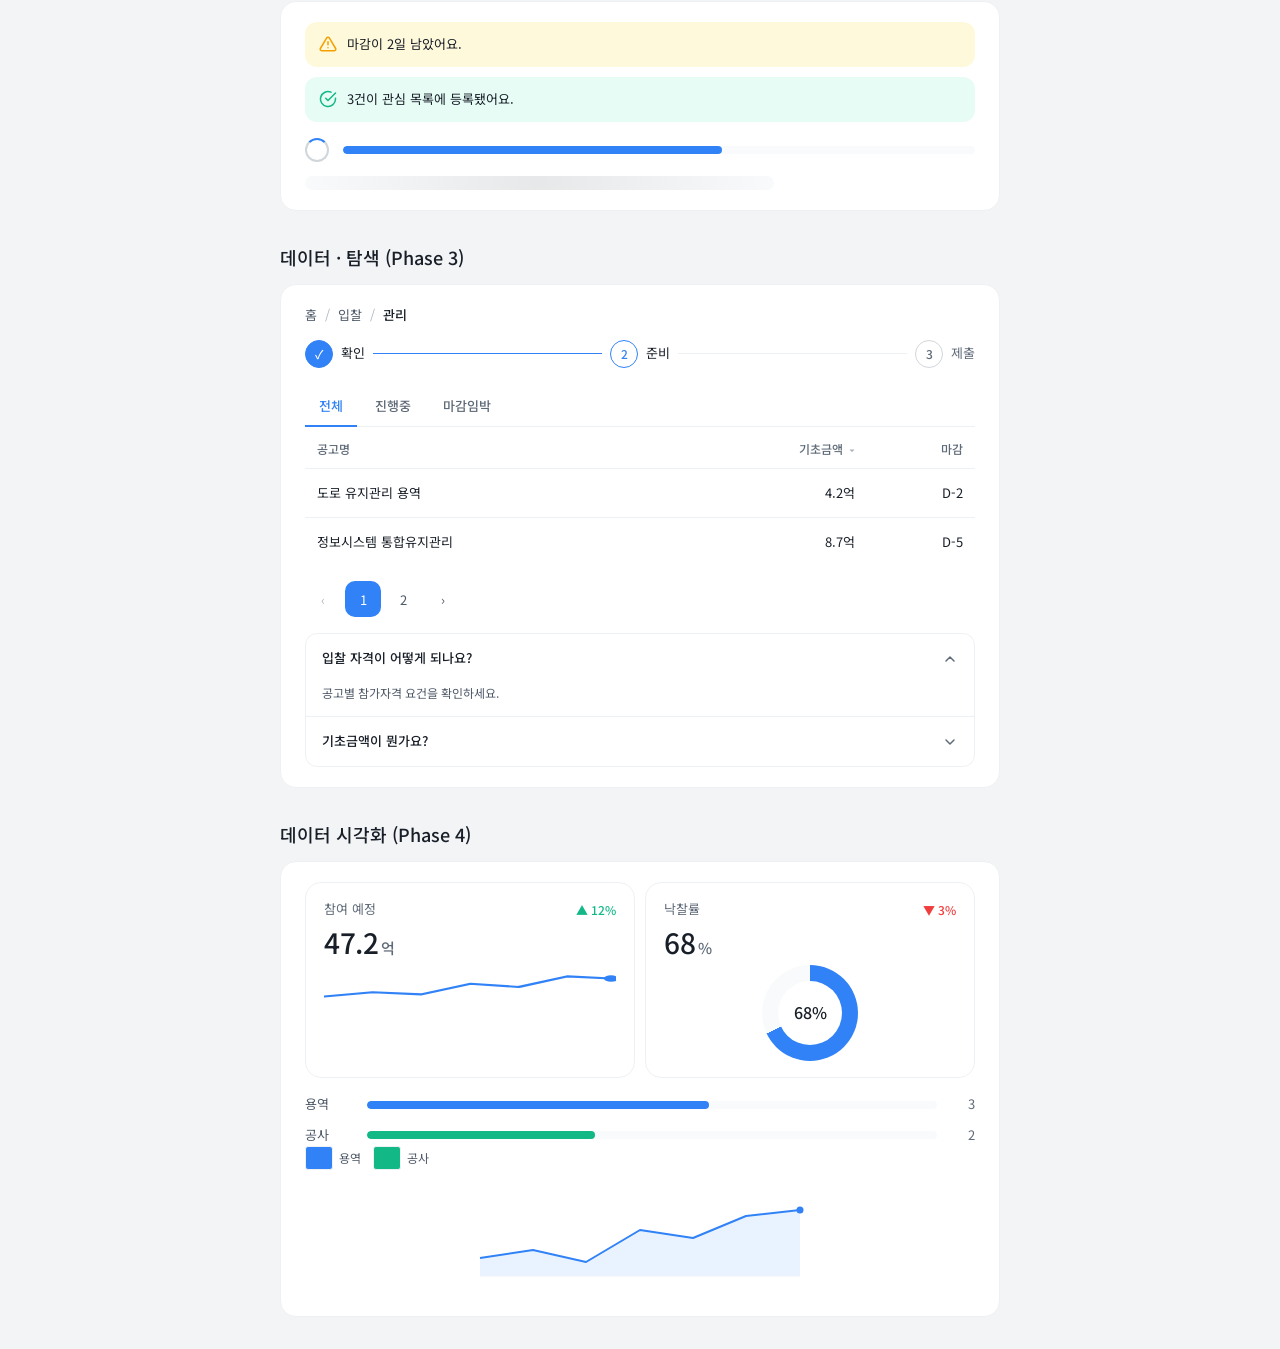
<file: showcase.html>
<!doctype html>
<html lang="ko">
<head>
<meta charset="utf-8">
<meta name="viewport" content="width=device-width, initial-scale=1">
<title>여백 디자인 시스템 — 쇼케이스</title>
<link rel="stylesheet" href="tokens.css">
<link rel="stylesheet" href="components.css">
<style>
  body { margin: 0; background: var(--bg); color: var(--text-primary);
         font-family: var(--font-sans); line-height: var(--lh-body); }
  .wrap { max-width: 720px; margin: 0 auto; padding: var(--sp-8) var(--sp-5); }
  h1 { font-size: var(--fs-title); font-weight: var(--fw-medium); margin: 0 0 4px; }
  .sub { color: var(--text-tertiary); font-size: var(--fs-caption); margin-bottom: var(--sp-8); }
  h2 { font-size: var(--fs-heading); font-weight: var(--fw-medium); margin: var(--sp-8) 0 var(--sp-3); }
  .grid { display: grid; grid-template-columns: 1fr 1fr; gap: var(--sp-3); }
  .metric-label { color: var(--text-tertiary); font-size: var(--fs-caption); margin-bottom: 6px; }
  .row { display: flex; align-items: center; gap: var(--sp-3); padding: var(--sp-3) 0; border-top: 1px solid var(--border); }
  .chip { width: 40px; height: 40px; border-radius: var(--radius-md); background: var(--accent-bg);
          color: var(--accent); display: flex; align-items: center; justify-content: center; font-weight: var(--fw-bold); }
  .row .t { flex: 1; font-weight: var(--fw-medium); font-size: var(--fs-body); }
  .row .m { color: var(--text-tertiary); font-size: var(--fs-caption); }
  .swatch { height: 44px; border-radius: var(--radius-sm); border: 1px solid var(--border);
            display: flex; align-items: flex-end; padding: 6px 8px; font-size: 11px; color: #fff; }
  .swrow { display: grid; grid-template-columns: repeat(4, 1fr); gap: var(--sp-2); margin-bottom: var(--sp-2); }
</style>
</head>
<body>
<div class="wrap" id="root">

  <div style="display:flex; justify-content:space-between; align-items:center;">
    <div>
      <h1>여백 디자인 시스템</h1>
      <div class="sub">토스류 미니멀(기본) · 다크(모니터링 옵션)</div>
    </div>
    <button class="ds-btn ds-btn-secondary" onclick="document.getElementById('root').classList.toggle('theme-dark')">
      테마 전환
    </button>
  </div>

  <h2>색</h2>
  <div class="swrow">
    <div class="swatch" style="background:var(--accent)">accent</div>
    <div class="swatch" style="background:var(--success)">success</div>
    <div class="swatch" style="background:var(--warning)">warning</div>
    <div class="swatch" style="background:var(--danger)">danger</div>
  </div>
  <div class="swrow">
    <div class="swatch" style="background:var(--text-primary)">text-primary</div>
    <div class="swatch" style="background:var(--text-secondary)">text-secondary</div>
    <div class="swatch" style="background:var(--text-tertiary)">text-tertiary</div>
    <div class="swatch" style="background:var(--warm)">warm</div>
  </div>

  <h2>메트릭 카드</h2>
  <div class="grid">
    <div class="ds-card">
      <div class="metric-label">오늘 신규</div>
      <div class="ds-hero ds-num">14</div>
    </div>
    <div class="ds-card">
      <div class="metric-label">마감 임박</div>
      <div class="ds-hero ds-num" style="color:var(--danger)">3</div>
    </div>
  </div>

  <h2>리스트 · 배지 · 버튼</h2>
  <div class="ds-card">
    <div style="display:flex; align-items:baseline; gap:8px; margin-bottom:4px;">
      <span style="font-size:var(--fs-heading); font-weight:var(--fw-medium)">이번 주 입찰</span>
      <span class="ds-badge ds-badge-success">진행중</span>
    </div>
    <div style="color:var(--accent); font-size:var(--fs-caption); margin-bottom:8px;">지난주보다 12% 늘었어요</div>

    <div class="row"><span class="chip">도</span><span class="t">도로 유지관리 용역</span><span class="m">D-2</span></div>
    <div class="row"><span class="chip">정</span><span class="t">정보시스템 구축</span><span class="m">D-5</span></div>

    <div style="display:flex; gap:var(--sp-2); margin-top:var(--sp-4);">
      <button class="ds-btn ds-btn-primary" style="flex:1;">입찰 준비하기</button>
      <button class="ds-btn ds-btn-secondary">나중에</button>
    </div>
  </div>

  <h2>폼 · 입력 (Phase 1)</h2>
  <div class="ds-card">
    <div class="ds-field">
      <label class="ds-label" for="s-title">공고명<span class="ds-req">*</span></label>
      <input class="ds-input" id="s-title" type="text" placeholder="도로 유지관리 용역">
      <span class="ds-help">나라장터 표기 그대로 입력하세요.</span>
    </div>
    <div style="display:flex; gap:12px;">
      <div class="ds-field" style="flex:1;">
        <label class="ds-label" for="s-org">발주기관</label>
        <div class="ds-select"><select id="s-org"><option>조달청</option><option>한국도로공사</option><option>LH</option></select></div>
      </div>
      <div class="ds-field" style="flex:1;">
        <label class="ds-label" for="s-q">검색</label>
        <div class="ds-search"><input class="ds-input" id="s-q" type="search" placeholder="공고 검색"></div>
      </div>
    </div>
    <div class="ds-field is-error">
      <label class="ds-label" for="s-mail">이메일 (에러 예시)</label>
      <input class="ds-input" id="s-mail" type="email" value="담당자@">
      <span class="ds-error">올바른 이메일 형식이 아니에요.</span>
    </div>
    <div class="ds-field">
      <label class="ds-label" for="s-dis">비활성 예시</label>
      <input class="ds-input" id="s-dis" type="text" value="자동 연동됨" disabled>
    </div>
    <div style="display:flex; gap:18px; margin-bottom:16px;">
      <label class="ds-radio"><input type="radio" name="s-cat" checked><span class="box"></span> 용역</label>
      <label class="ds-radio"><input type="radio" name="s-cat"><span class="box"></span> 공사</label>
      <label class="ds-radio"><input type="radio" name="s-cat"><span class="box"></span> 물품</label>
    </div>
    <div style="display:flex; flex-direction:column; gap:14px;">
      <label class="ds-switch"><input type="checkbox" checked><span class="track"></span> 마감 임박 시 알림</label>
      <label class="ds-check"><input type="checkbox"><span class="box"></span> 유사 공고도 추천받기</label>
    </div>
  </div>

  <h2>피드백 · 오버레이 (Phase 2)</h2>
  <div class="ds-card">
    <div style="display:flex; flex-direction:column; gap:10px; margin-bottom:16px;">
      <div class="ds-banner ds-banner-warning"><svg class="ico" viewBox="0 0 24 24" fill="none" stroke="currentColor" stroke-width="2" stroke-linecap="round" stroke-linejoin="round"><path d="M10.29 3.86 1.82 18a2 2 0 0 0 1.71 3h16.94a2 2 0 0 0 1.71-3L13.71 3.86a2 2 0 0 0-3.42 0z"/><line x1="12" y1="9" x2="12" y2="13"/><line x1="12" y1="17" x2="12.01" y2="17"/></svg><div>마감이 2일 남았어요.</div></div>
      <div class="ds-banner ds-banner-success"><svg class="ico" viewBox="0 0 24 24" fill="none" stroke="currentColor" stroke-width="2" stroke-linecap="round" stroke-linejoin="round"><path d="M22 11.08V12a10 10 0 1 1-5.93-9.14"/><polyline points="22 4 12 14.01 9 11.01"/></svg><div>3건이 관심 목록에 등록됐어요.</div></div>
    </div>
    <div style="display:flex; align-items:center; gap:14px; margin-bottom:14px;">
      <span class="ds-spinner"></span>
      <div class="ds-progress" style="flex:1;"><div class="bar" style="width:60%;"></div></div>
    </div>
    <div class="ds-skeleton" style="height:14px; width:70%;"></div>
  </div>

  <h2>데이터 · 탐색 (Phase 3)</h2>
  <div class="ds-card">
    <nav class="ds-breadcrumb" style="margin-bottom:14px;"><a href="#">홈</a><span class="sep">/</span><a href="#">입찰</a><span class="sep">/</span><span class="cur">관리</span></nav>
    <div class="ds-stepper" style="margin-bottom:18px;">
      <div class="ds-step done"><span class="dot">✓</span> 확인</div><div class="ds-step-line done"></div>
      <div class="ds-step cur"><span class="dot">2</span> 준비</div><div class="ds-step-line"></div>
      <div class="ds-step"><span class="dot">3</span> 제출</div>
    </div>
    <div class="ds-tabs" style="margin-bottom:12px;">
      <button class="ds-tab on">전체</button><button class="ds-tab">진행중</button><button class="ds-tab">마감임박</button>
    </div>
    <table class="ds-table hover">
      <thead><tr><th>공고명</th><th class="num sortable">기초금액 <span class="sort-ind">▾</span></th><th class="num">마감</th></tr></thead>
      <tbody>
        <tr><td>도로 유지관리 용역</td><td class="num">4.2억</td><td class="num">D-2</td></tr>
        <tr><td>정보시스템 통합유지관리</td><td class="num">8.7억</td><td class="num">D-5</td></tr>
      </tbody>
    </table>
    <div class="ds-pagination" style="margin-top:14px;">
      <button class="ds-page-btn" disabled>‹</button><button class="ds-page-btn on">1</button><button class="ds-page-btn">2</button><button class="ds-page-btn">›</button>
    </div>
    <div class="ds-accordion" style="margin-top:16px;">
      <details open><summary>입찰 자격이 어떻게 되나요?</summary><div class="body">공고별 참가자격 요건을 확인하세요.</div></details>
      <details><summary>기초금액이 뭔가요?</summary><div class="body">발주기관이 산정한 예정가격의 기준이에요.</div></details>
    </div>
  </div>

  <h2>데이터 시각화 (Phase 4)</h2>
  <div class="ds-card">
    <div style="display:flex; gap:10px; margin-bottom:16px;">
      <div class="ds-stat" style="flex:1;">
        <div class="label">참여 예정 <span class="ds-delta pos">▲ 12%</span></div>
        <div class="value">47.2<small>억</small></div>
        <svg class="spark" viewBox="0 0 120 34" preserveAspectRatio="none"><polyline fill="none" stroke="var(--accent)" stroke-width="2" stroke-linecap="round" stroke-linejoin="round" points="0,26 20,22 40,24 60,14 80,17 100,7 118,9"/><circle cx="118" cy="9" r="3" fill="var(--accent)"/></svg>
      </div>
      <div class="ds-stat" style="flex:1;">
        <div class="label">낙찰률 <span class="ds-delta neg">▼ 3%</span></div>
        <div class="value">68<small>%</small></div>
        <div style="display:flex; justify-content:center; margin-top:6px;"><div class="ds-donut" style="--val:68%"><span class="center">68%</span></div></div>
      </div>
    </div>
    <div class="ds-bars">
      <div class="ds-bar-row"><span class="k">용역</span><span class="ds-bar-track"><span class="ds-bar-fill" style="width:60%"></span></span><span class="v">3</span></div>
      <div class="ds-bar-row"><span class="k">공사</span><span class="ds-bar-track"><span class="ds-bar-fill" style="width:40%; background:var(--viz-2)"></span></span><span class="v">2</span></div>
    </div>
    <div class="ds-legend">
      <span class="item"><span class="swatch" style="background:var(--viz-1)"></span>용역</span>
      <span class="item"><span class="swatch" style="background:var(--viz-2)"></span>공사</span>
    </div>
    <svg class="ds-chart" viewBox="0 0 320 110" style="width:100%; height:110px; margin-top:16px;">
      <line x1="0" y1="90" x2="320" y2="90" stroke="var(--border)"/>
      <path d="M0,72 L53,64 L106,76 L160,44 L213,52 L266,30 L320,24 L320,90 L0,90 Z" fill="var(--accent-bg)"/>
      <polyline fill="none" stroke="var(--accent)" stroke-width="2" stroke-linejoin="round" points="0,72 53,64 106,76 160,44 213,52 266,30 320,24"/>
      <circle cx="320" cy="24" r="3.5" fill="var(--accent)"/>
    </svg>
  </div>

</div>
</body>
</html>
</file>
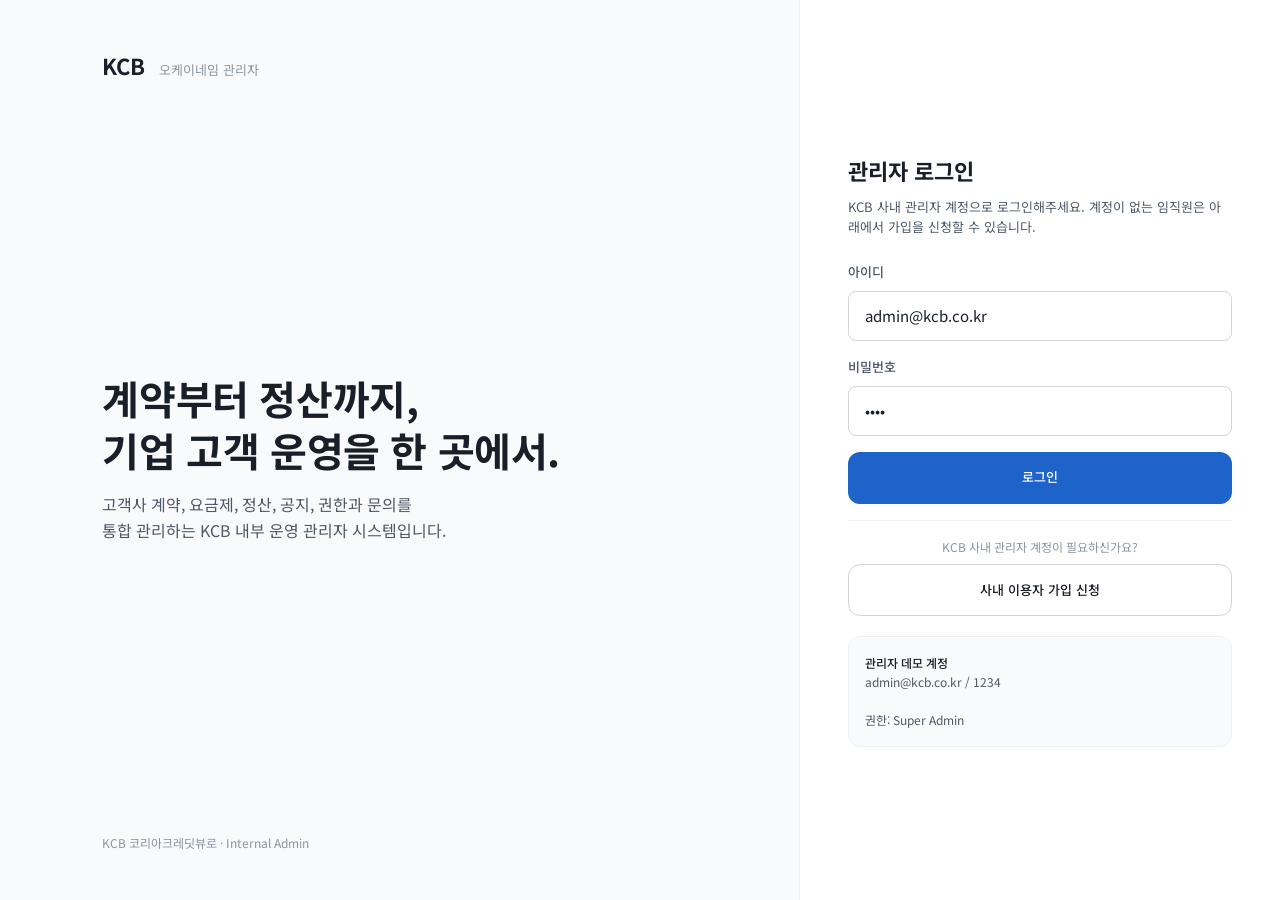
<file: applications/kcb-okname-admin.html>
<!doctype html>
<html lang="ko">
<head>
<meta charset="utf-8">
<meta name="viewport" content="width=device-width,initial-scale=1">
<title>KCB 오케이네임 관리자</title>
<style>
/* ==============================================================
   여백(Yeobaek) 디자인 시스템 적용본
   아래 두 블록(YB:TOKENS / YB:COMPONENTS)은 design-system 저장소의
   tokens.css · components.css 사본이다. 직접 고치지 말고
   `python applications/apply_ds.py` 로 최신본을 다시 주입할 것.
   ============================================================== */
/* ==== YB:TOKENS START ==== */
/* ============================================================
   여백(Yeobaek) Design System — tokens.css
   토스류 미니멀(기본) + 다크 모니터링(옵션) 하이브리드
   사용법: <link rel="stylesheet" href="tokens.css">  또는  @import "tokens.css";
   그 다음 값은 var(--이름) 으로 참조.  절대 하드코딩 색을 쓰지 말 것.
   ============================================================ */

/* ---- 폰트 (Noto Sans KR: 부드럽고 인간적, 무료) ---- */
@import url("https://fonts.googleapis.com/css2?family=Noto+Sans+KR:wght@400;500;700&display=swap");

:root {
  /* ===== 색: 브랜드 / 행동 (파랑은 "누를 수 있는 것"에만) ===== */
  --accent:            #3182f6;   /* 기본 액션색 (토스 블루) */
  --accent-hover:      #2b74dc;
  --accent-pressed:    #2264c4;
  --accent-bg:         #e8f3ff;   /* 연한 배경 틴트 (아이콘칩, 선택 상태) */
  --on-accent:         #ffffff;   /* 파란 버튼 위 글자 */

  /* 따뜻한 포인트(개인 도구/기억비서용 보조 액센트, 선택) */
  --warm:              #c96f4c;
  --warm-bg:           #faece7;

  /* ===== 색: 텍스트 (무채색으로 조용히) ===== */
  --text-primary:      #191f28;   /* 본문/제목 */
  --text-secondary:    #4e5968;   /* 보조 설명 */
  --text-tertiary:     #8b95a1;   /* 힌트/메타/캡션 */
  --text-disabled:     #b0b8c1;

  /* ===== 색: 표면 / 배경 ===== */
  --bg:                #f2f4f6;   /* 페이지 바탕 (살짝 회색) */
  --surface:           #ffffff;   /* 카드 */
  --surface-sunken:    #f9fafb;   /* 카드 안 살짝 눌린 영역 */

  /* ===== 색: 경계선 ===== */
  --border:            #eef1f4;   /* 기본 hairline */
  --border-strong:     #d1d6db;   /* 강조 구분선 */

  /* ===== 색: 상태 (의미가 있을 때만) ===== */
  --success:           #12b886;  --success-bg: #e6fcf5;
  --warning:           #f59f00;  --warning-bg: #fff9db;
  --danger:            #f03e3e;  --danger-bg:  #fff0f0;
  --info:              #3182f6;  --info-bg:    #e8f3ff;

  /* 진한 텍스트용(연한 배경 위 글자·채운 버튼) — WCAG AA 대비 확보 */
  --accent-strong:     #1d63c9;   /* 흰 글자 버튼 배경 */
  --success-strong:    #0a7350;
  --warning-strong:    #7a5300;
  --danger-strong:     #c0261e;

  /* ===== 타이포 ===== */
  --font-sans: "Noto Sans KR", "Pretendard", -apple-system, "Malgun Gothic", "맑은 고딕", sans-serif;
  --font-mono: "JetBrains Mono", "D2Coding", Consolas, monospace;

  --fs-display:  30px;  /* 화면당 주인공 숫자 하나 */
  --fs-title:    22px;
  --fs-heading:  18px;
  --fs-subhead:  16px;
  --fs-body:     15px;
  --fs-caption:  13px;
  --fs-footnote: 12px;

  --fw-regular:  400;
  --fw-medium:   500;   /* 기본 강조는 500 (700은 아껴서) */
  --fw-bold:     700;

  --lh-tight:   1.3;    /* 큰 숫자/제목 */
  --lh-body:    1.6;    /* 본문 */
  --ls-tight:  -0.4px;  /* 한글 큰 숫자는 살짝 좁혀야 예쁨 */

  /* ===== 간격 (4px 배수 스케일) ===== */
  --sp-1: 4px;   --sp-2: 8px;   --sp-3: 12px;  --sp-4: 16px;
  --sp-5: 20px;  --sp-6: 24px;  --sp-8: 32px;  --sp-10: 40px;  --sp-12: 48px;

  /* ===== 둥글기 ===== */
  --radius-sm:   8px;    /* 작은 태그/인풋 */
  --radius-md:   12px;   /* 버튼 */
  --radius-lg:   16px;   /* 카드 */
  --radius-xl:   20px;   /* 큰 카드/시트 */
  --radius-pill: 999px;

  /* ===== 그림자 (아주 절제) ===== */
  --shadow-card:    0 1px 3px rgba(0,0,0,0.06);
  --shadow-popover: 0 8px 24px rgba(0,0,0,0.12);
  --shadow-focus:   0 0 0 3px rgba(49,130,246,0.35);
  --shadow-focus-danger: 0 0 0 3px rgba(240,62,62,0.30);

  /* ===== 모션 (mode 무관) ===== */
  --dur-fast: 120ms;   --dur-base: 200ms;   --dur-slow: 320ms;
  --ease-standard: cubic-bezier(.2,0,0,1);   /* 대부분의 전환 */
  --ease-out:      cubic-bezier(0,0,0,1);    /* 등장(진입) */

  /* ===== z-index 스케일 ===== */
  --z-dropdown: 1000; --z-sticky: 1100; --z-overlay: 1200;
  --z-modal:    1300; --z-toast:  1400; --z-tooltip: 1500;

  /* ===== 데이터 시각화 팔레트 (라이트/다크 공통) ===== */
  --viz-1:#3182f6; --viz-2:#12b886; --viz-3:#f59f00;
  --viz-4:#c96f4c; --viz-5:#845ef7; --viz-6:#f06595;
}

/* ============================================================
   다크 모드 / 모니터링 옵션
   .theme-dark 를 붙이거나, 시스템이 dark면 자동 적용.
   → 모니터링·자동화 도구 화면에서 사용.
   ============================================================ */
.theme-dark, :root[data-theme="dark"] {
  --accent:            #22d3ee;   /* 형광 시안 포인트 */
  --accent-hover:      #38dcf0;
  --accent-pressed:    #0fb9d4;
  --accent-bg:         #10313a;
  --on-accent:         #06232a;

  --text-primary:      #e6e8ee;
  --text-secondary:    #c5c9d3;
  --text-tertiary:     #8a90a2;
  --text-disabled:     #565b68;

  --bg:                #0f1117;
  --surface:           #181b24;
  --surface-sunken:    #12141b;

  --border:            #1e2129;
  --border-strong:     #262a35;

  --success:           #34d399;  --success-bg: #0f2e26;
  --warning:           #fbbf24;  --warning-bg: #2e2408;
  --danger:            #f87171;  --danger-bg:  #2e1414;
  --info:              #22d3ee;  --info-bg:    #10313a;

  /* 진한 텍스트용 — 다크에선 밝은 값이 어두운 틴트 위에서 이미 AA 통과 */
  --accent-strong:     #22d3ee;
  --success-strong:    #34d399;
  --warning-strong:    #fbbf24;
  --danger-strong:     #f87171;

  --shadow-card:    0 1px 3px rgba(0,0,0,0.4);
  --shadow-popover: 0 8px 24px rgba(0,0,0,0.5);
  --shadow-focus:   0 0 0 3px rgba(34,211,238,0.35);
  --shadow-focus-danger: 0 0 0 3px rgba(248,113,113,0.30);
}

/* ============================================================
   바로 쓰는 기본 클래스 (선택) — 없어도 var()로 다 쓸 수 있음
   ============================================================ */
.ds-page   { background: var(--bg); color: var(--text-primary);
             font-family: var(--font-sans); font-size: var(--fs-body); line-height: var(--lh-body); }

.ds-card   { background: var(--surface); border: 1px solid var(--border);
             border-radius: var(--radius-lg); padding: var(--sp-5) var(--sp-6); }

.ds-hero   { font-size: var(--fs-display); font-weight: var(--fw-medium);
             line-height: var(--lh-tight); letter-spacing: var(--ls-tight); }

.ds-num    { font-family: var(--font-mono); font-variant-numeric: tabular-nums; }

.ds-btn    { font-family: var(--font-sans); font-size: var(--fs-subhead); font-weight: var(--fw-medium);
             border: none; border-radius: var(--radius-md); padding: 14px var(--sp-5); cursor: pointer; }
.ds-btn-primary   { background: var(--accent-strong); color: var(--on-accent); }
.ds-btn-primary:hover  { background: var(--accent-hover); }
.ds-btn-secondary { background: transparent; color: var(--text-primary); border: 1px solid var(--border-strong); }

.ds-badge  { display: inline-block; font-size: var(--fs-footnote); font-weight: var(--fw-medium);
             padding: 3px 10px; border-radius: var(--radius-sm); }
.ds-badge-success { background: var(--success-bg); color: var(--success-strong); }
.ds-badge-warning { background: var(--warning-bg); color: var(--warning-strong); }
.ds-badge-danger  { background: var(--danger-bg);  color: var(--danger-strong); }

:focus-visible { outline: none; box-shadow: var(--shadow-focus); }
/* ==== YB:TOKENS END ==== */

/* ==== YB:COMPONENTS START ==== */
/* ============================================================
   여백(Yeobaek) Design System — components.css
   tokens.css 를 먼저 로드해야 함 (var(--*) 참조).
   Phase 1: 폼 · 입력 컴포넌트
   모든 색·간격은 토큰 경유 → 라이트/다크(.theme-dark) 자동 대응.
   ============================================================ */

/* ---- 폼 레이아웃 ---------------------------------------- */
.ds-field { display:flex; flex-direction:column; gap:var(--sp-2); margin-bottom:var(--sp-4); }
.ds-label { font-size:var(--fs-caption); font-weight:var(--fw-medium); color:var(--text-secondary); }
.ds-req   { color:var(--danger); margin-left:2px; }          /* 필수 표시 * */
.ds-help  { font-size:var(--fs-footnote); color:var(--text-tertiary); }
.ds-error { font-size:var(--fs-footnote); color:var(--danger); display:none; }
.ds-field.is-error .ds-error { display:block; }
.ds-field.is-error .ds-help  { display:none; }

/* ---- 텍스트 입력 / textarea ---------------------------- */
.ds-input, .ds-textarea, .ds-select select {
  width:100%; font-family:var(--font-sans); font-size:var(--fs-body); color:var(--text-primary);
  background:var(--surface); border:1px solid var(--border-strong); border-radius:var(--radius-md);
  transition:border-color .15s, box-shadow .15s, background .15s;
  -webkit-appearance:none; appearance:none;
}
.ds-input   { height:48px; padding:0 var(--sp-4); }
.ds-textarea{ min-height:104px; padding:var(--sp-3) var(--sp-4); line-height:var(--lh-body); resize:vertical; }
.ds-input::placeholder, .ds-textarea::placeholder { color:var(--text-tertiary); }

.ds-input:hover, .ds-textarea:hover, .ds-select select:hover { border-color:var(--text-tertiary); }
.ds-input:focus, .ds-textarea:focus, .ds-select select:focus {
  outline:none; border-color:var(--accent); box-shadow:var(--shadow-focus);
}
.ds-input:disabled, .ds-textarea:disabled, .ds-select select:disabled {
  background:var(--surface-sunken); color:var(--text-disabled); cursor:not-allowed; border-color:var(--border);
}
/* 에러 상태 (필드에 .is-error) */
.ds-field.is-error .ds-input,
.ds-field.is-error .ds-textarea,
.ds-field.is-error .ds-select select { border-color:var(--danger); }
.ds-field.is-error .ds-input:focus,
.ds-field.is-error .ds-textarea:focus,
.ds-field.is-error .ds-select select:focus { box-shadow:var(--shadow-focus-danger); }

/* ---- Select (chevron) ---------------------------------- */
.ds-select { position:relative; display:block; }
.ds-select select { padding-right:40px; cursor:pointer; }
.ds-select::after {
  content:""; position:absolute; right:14px; top:50%; width:16px; height:16px; transform:translateY(-50%);
  pointer-events:none; background-color:var(--text-tertiary);
  -webkit-mask:var(--icon-chevron) center/contain no-repeat; mask:var(--icon-chevron) center/contain no-repeat;
}

/* ---- Search (leading icon) ----------------------------- */
.ds-search { position:relative; display:block; }
.ds-search .ds-input { padding-left:42px; }
.ds-search::before {
  content:""; position:absolute; left:14px; top:50%; width:18px; height:18px; transform:translateY(-50%);
  pointer-events:none; background-color:var(--text-tertiary);
  -webkit-mask:var(--icon-search) center/contain no-repeat; mask:var(--icon-search) center/contain no-repeat;
}

/* ---- Checkbox / Radio ---------------------------------- */
.ds-check, .ds-radio { display:inline-flex; align-items:center; gap:var(--sp-2); cursor:pointer;
  font-size:var(--fs-body); color:var(--text-primary); user-select:none; }
.ds-check input, .ds-radio input { position:absolute; opacity:0; width:1px; height:1px; }
.ds-check .box, .ds-radio .box {
  flex-shrink:0; width:20px; height:20px; border:1.5px solid var(--border-strong);
  background:var(--surface); transition:background .15s, border-color .15s; position:relative;
}
.ds-check .box { border-radius:6px; }
.ds-radio .box { border-radius:50%; }
.ds-check input:hover + .box, .ds-radio input:hover + .box { border-color:var(--text-tertiary); }
.ds-check input:checked + .box, .ds-radio input:checked + .box { background:var(--accent); border-color:var(--accent); }
.ds-check input:checked + .box::after {
  content:""; position:absolute; inset:0; background-color:var(--on-accent);
  -webkit-mask:var(--icon-check) center/12px no-repeat; mask:var(--icon-check) center/12px no-repeat;
}
.ds-radio input:checked + .box::after {
  content:""; position:absolute; inset:5px; border-radius:50%; background:var(--on-accent);
}
.ds-check input:focus-visible + .box, .ds-radio input:focus-visible + .box { box-shadow:var(--shadow-focus); }
.ds-check input:disabled + .box, .ds-radio input:disabled + .box { background:var(--surface-sunken); border-color:var(--border); }
.ds-check:has(input:disabled), .ds-radio:has(input:disabled) { color:var(--text-disabled); cursor:not-allowed; }

/* ---- Switch (토글) ------------------------------------- */
.ds-switch { display:inline-flex; align-items:center; gap:var(--sp-3); cursor:pointer;
  font-size:var(--fs-body); color:var(--text-primary); user-select:none; }
.ds-switch input { position:absolute; opacity:0; width:1px; height:1px; }
.ds-switch .track {
  flex-shrink:0; width:44px; height:26px; border-radius:var(--radius-pill); background:var(--border-strong);
  position:relative; transition:background .18s;
}
.ds-switch .track::after {
  content:""; position:absolute; top:3px; left:3px; width:20px; height:20px; border-radius:50%;
  background:var(--surface); box-shadow:0 1px 2px rgba(0,0,0,.25); transition:transform .18s;
}
.ds-switch input:checked + .track { background:var(--accent); }
.ds-switch input:checked + .track::after { transform:translateX(18px); }
.ds-switch input:focus-visible + .track { box-shadow:var(--shadow-focus); }
.ds-switch input:disabled + .track { background:var(--border); }

/* ---- 아이콘 정의 (mask용, 색은 background-color가 결정) --- */
:root {
  --icon-chevron: url("data:image/svg+xml,%3Csvg xmlns='http://www.w3.org/2000/svg' viewBox='0 0 24 24' fill='none' stroke='%23000' stroke-width='2.2' stroke-linecap='round' stroke-linejoin='round'%3E%3Cpolyline points='6 9 12 15 18 9'/%3E%3C/svg%3E");
  --icon-search:  url("data:image/svg+xml,%3Csvg xmlns='http://www.w3.org/2000/svg' viewBox='0 0 24 24' fill='none' stroke='%23000' stroke-width='2' stroke-linecap='round' stroke-linejoin='round'%3E%3Ccircle cx='11' cy='11' r='7'/%3E%3Cline x1='21' y1='21' x2='16.65' y2='16.65'/%3E%3C/svg%3E");
  --icon-check:   url("data:image/svg+xml,%3Csvg xmlns='http://www.w3.org/2000/svg' viewBox='0 0 24 24' fill='none' stroke='%23000' stroke-width='3' stroke-linecap='round' stroke-linejoin='round'%3E%3Cpolyline points='20 6 9 17 4 12'/%3E%3C/svg%3E");
}

/* ---- DatePicker (date input) --------------------------- */
.ds-input[type="date"] { cursor:pointer; }
.ds-input[type="date"]::-webkit-calendar-picker-indicator { opacity:.55; cursor:pointer; }
.ds-input[type="date"]:hover::-webkit-calendar-picker-indicator { opacity:.85; }

/* ============================================================
   Phase 2: 피드백 · 오버레이
   ============================================================ */

/* ---- Banner / Alert (인라인 상태 메시지) --------------- */
.ds-banner { display:flex; gap:10px; align-items:flex-start; padding:12px 14px;
  border-radius:var(--radius-md); font-size:var(--fs-caption); color:var(--text-primary); line-height:var(--lh-body); }
.ds-banner .ico { flex-shrink:0; margin-top:1px; width:18px; height:18px; }
.ds-banner-info    { background:var(--info-bg); }    .ds-banner-info .ico    { color:var(--info); }
.ds-banner-success { background:var(--success-bg); } .ds-banner-success .ico { color:var(--success); }
.ds-banner-warning { background:var(--warning-bg); } .ds-banner-warning .ico { color:var(--warning); }
.ds-banner-danger  { background:var(--danger-bg); }  .ds-banner-danger .ico  { color:var(--danger); }

/* ---- Toast (자동 사라짐 알림, 다크 pill) --------------- */
.ds-toast-wrap { position:fixed; bottom:24px; left:50%; transform:translateX(-50%);
  display:flex; flex-direction:column; gap:10px; z-index:var(--z-toast); }
.ds-toast { display:flex; align-items:center; gap:10px; background:var(--text-primary); color:var(--surface);
  padding:12px 16px; border-radius:var(--radius-md); box-shadow:var(--shadow-popover); font-size:var(--fs-caption);
  animation:ds-toast-in var(--dur-base) var(--ease-out); }
.ds-toast .dot { width:8px; height:8px; border-radius:50%; background:var(--success); flex-shrink:0; }
.ds-toast.is-danger .dot { background:var(--danger); }
.ds-toast.is-warning .dot { background:var(--warning); }

/* ---- Modal / Dialog ------------------------------------ */
.ds-overlay { position:fixed; inset:0; background:rgba(0,0,0,.45); display:flex; align-items:center;
  justify-content:center; padding:20px; z-index:var(--z-modal); animation:ds-fade var(--dur-base) var(--ease-out); }
.ds-modal { background:var(--surface); border-radius:var(--radius-xl); box-shadow:var(--shadow-popover);
  max-width:420px; width:100%; padding:24px; animation:ds-pop var(--dur-base) var(--ease-out); }
.ds-modal h3 { font-size:var(--fs-heading); font-weight:var(--fw-medium); margin:0 0 8px; color:var(--text-primary); }
.ds-modal p  { font-size:var(--fs-caption); color:var(--text-secondary); margin:0 0 20px; line-height:var(--lh-body); }
.ds-modal-actions { display:flex; gap:10px; justify-content:flex-end; }

/* ---- Tooltip (data-tip 속성) --------------------------- */
.ds-tip { position:relative; }
.ds-tip::after { content:attr(data-tip); position:absolute; bottom:calc(100% + 8px); left:50%; transform:translateX(-50%);
  background:var(--text-primary); color:var(--surface); font-size:var(--fs-footnote); white-space:nowrap;
  padding:6px 10px; border-radius:var(--radius-sm); opacity:0; pointer-events:none;
  transition:opacity var(--dur-fast); z-index:var(--z-tooltip); }
.ds-tip:hover::after, .ds-tip:focus-visible::after { opacity:1; }

/* ---- Loading: spinner / skeleton / progress ------------ */
.ds-spinner { width:20px; height:20px; border:2.5px solid var(--border-strong); border-top-color:var(--accent);
  border-radius:50%; animation:ds-spin .7s linear infinite; }
.ds-skeleton { background:var(--surface-sunken); border-radius:var(--radius-sm); position:relative; overflow:hidden; }
.ds-skeleton::after { content:""; position:absolute; inset:0;
  background:linear-gradient(90deg, transparent, rgba(128,128,128,.15), transparent); animation:ds-shimmer 1.3s infinite; }
.ds-progress { height:8px; background:var(--surface-sunken); border-radius:var(--radius-pill); overflow:hidden; }
.ds-progress .bar { height:100%; background:var(--accent); border-radius:var(--radius-pill); transition:width var(--dur-base) var(--ease-standard); }

/* ---- EmptyState (빈 화면 = 초대) ----------------------- */
.ds-empty { text-align:center; padding:40px 20px; }
.ds-empty .ico { color:var(--text-tertiary); width:36px; height:36px; margin:0 auto; }
.ds-empty h3 { font-size:var(--fs-subhead); font-weight:var(--fw-medium); margin:14px 0 4px; color:var(--text-primary); }
.ds-empty p  { font-size:var(--fs-caption); color:var(--text-secondary); margin:0 auto 16px; max-width:280px; }

/* ---- 키프레임 ------------------------------------------ */
@keyframes ds-toast-in { from{ opacity:0; transform:translateY(8px); } to{ opacity:1; transform:translateY(0); } }
@keyframes ds-fade { from{ opacity:0; } to{ opacity:1; } }
@keyframes ds-pop  { from{ opacity:0; transform:scale(.96); } to{ opacity:1; transform:scale(1); } }
@keyframes ds-spin { to{ transform:rotate(360deg); } }
@keyframes ds-shimmer { to{ transform:translateX(100%); } }

@media (prefers-reduced-motion:reduce) {
  .ds-spinner, .ds-skeleton::after, .ds-toast, .ds-overlay, .ds-modal { animation:none !important; }
  .ds-progress .bar { transition:none !important; }
}

/* ============================================================
   Phase 3: 데이터 · 탐색
   ============================================================ */

/* ---- Table --------------------------------------------- */
.ds-table { width:100%; border-collapse:collapse; font-size:var(--fs-caption); }
.ds-table thead th { text-align:left; font-size:var(--fs-footnote); font-weight:var(--fw-medium);
  color:var(--text-tertiary); padding:0 12px 10px; border-bottom:1px solid var(--border); white-space:nowrap; }
.ds-table th.num, .ds-table td.num { text-align:right; font-variant-numeric:tabular-nums; }
.ds-table tbody td { padding:14px 12px; border-bottom:1px solid var(--border); color:var(--text-primary); }
.ds-table tbody tr:last-child td { border-bottom:none; }
.ds-table.hover tbody tr { transition:background .12s; }
.ds-table.hover tbody tr:hover { background:var(--surface-sunken); }
.ds-table th.sortable { cursor:pointer; user-select:none; }
.ds-table th.sortable:hover { color:var(--text-secondary); }
.ds-table th .sort-ind { opacity:.5; margin-left:3px; }
.ds-table.sticky thead th { position:sticky; top:0; background:var(--surface); z-index:1; }

/* ---- Tabs (밑줄 스타일) -------------------------------- */
.ds-tabs { display:flex; gap:4px; border-bottom:1px solid var(--border); }
.ds-tab { font-family:inherit; font-size:var(--fs-caption); font-weight:var(--fw-medium); color:var(--text-tertiary);
  background:none; border:none; padding:10px 14px; cursor:pointer; border-bottom:2px solid transparent;
  margin-bottom:-1px; transition:color .15s; }
.ds-tab:hover { color:var(--text-secondary); }
.ds-tab.on { color:var(--accent); border-bottom-color:var(--accent); }
.ds-tab:focus-visible { outline:none; box-shadow:var(--shadow-focus); border-radius:6px; }

/* ---- Pagination ---------------------------------------- */
.ds-pagination { display:flex; gap:4px; align-items:center; }
.ds-page-btn { font-family:inherit; min-width:36px; height:36px; padding:0 8px; border-radius:10px;
  border:1px solid transparent; background:none; color:var(--text-secondary); font-size:var(--fs-caption);
  cursor:pointer; font-variant-numeric:tabular-nums; transition:background .12s; }
.ds-page-btn:hover { background:var(--surface-sunken); }
.ds-page-btn.on { background:var(--accent); color:var(--on-accent); }
.ds-page-btn:disabled { color:var(--text-disabled); cursor:not-allowed; }

/* ---- Breadcrumb ---------------------------------------- */
.ds-breadcrumb { display:flex; align-items:center; gap:8px; font-size:var(--fs-caption); color:var(--text-tertiary); flex-wrap:wrap; }
.ds-breadcrumb a { color:var(--text-secondary); text-decoration:none; }
.ds-breadcrumb a:hover { color:var(--text-primary); }
.ds-breadcrumb .sep { color:var(--text-disabled); }
.ds-breadcrumb .cur { color:var(--text-primary); font-weight:var(--fw-medium); }

/* ---- Nav (사이드바) ------------------------------------ */
.ds-nav { display:flex; flex-direction:column; gap:2px; }
.ds-nav-item { display:flex; align-items:center; gap:10px; padding:10px 12px; border-radius:10px;
  font-size:var(--fs-caption); color:var(--text-secondary); text-decoration:none; cursor:pointer; transition:background .12s, color .12s; }
.ds-nav-item:hover { background:var(--surface-sunken); color:var(--text-primary); }
.ds-nav-item.on { background:var(--accent-bg); color:var(--accent); font-weight:var(--fw-medium); }
.ds-nav-item .ico { width:18px; height:18px; flex-shrink:0; }

/* ---- Chip / Filter ------------------------------------- */
.ds-chip { font-family:inherit; font-size:var(--fs-caption); font-weight:var(--fw-medium); padding:6px 14px;
  border-radius:var(--radius-pill); cursor:pointer; background:var(--surface-sunken); color:var(--text-secondary);
  border:1px solid transparent; transition:.15s; }
.ds-chip:hover { color:var(--text-primary); }
.ds-chip.on { background:var(--accent-bg); color:var(--accent); }

/* ---- Accordion (details/summary) ----------------------- */
.ds-accordion { border:1px solid var(--border); border-radius:var(--radius-md); overflow:hidden; }
.ds-accordion details { border-bottom:1px solid var(--border); }
.ds-accordion details:last-child { border-bottom:none; }
.ds-accordion summary { list-style:none; cursor:pointer; padding:14px 16px; font-size:var(--fs-caption);
  font-weight:var(--fw-medium); color:var(--text-primary); display:flex; justify-content:space-between; align-items:center; }
.ds-accordion summary::-webkit-details-marker { display:none; }
.ds-accordion summary::after { content:""; width:16px; height:16px; flex-shrink:0; background-color:var(--text-tertiary);
  -webkit-mask:var(--icon-chevron) center/contain no-repeat; mask:var(--icon-chevron) center/contain no-repeat; transition:transform .2s; }
.ds-accordion details[open] summary::after { transform:rotate(180deg); }
.ds-accordion .body { padding:0 16px 14px; font-size:var(--fs-footnote); color:var(--text-secondary); line-height:var(--lh-body); }

/* ---- Avatar -------------------------------------------- */
.ds-avatar { width:40px; height:40px; border-radius:50%; background:var(--accent-bg); color:var(--accent);
  display:inline-flex; align-items:center; justify-content:center; font-size:var(--fs-caption); font-weight:var(--fw-medium); overflow:hidden; flex-shrink:0; }
.ds-avatar img { width:100%; height:100%; object-fit:cover; }
.ds-avatar.sm { width:28px; height:28px; font-size:var(--fs-footnote); }
.ds-avatar.lg { width:56px; height:56px; font-size:var(--fs-subhead); }

/* ---- Stepper ------------------------------------------- */
.ds-stepper { display:flex; align-items:center; }
.ds-step { display:flex; align-items:center; gap:8px; font-size:var(--fs-caption); color:var(--text-tertiary); }
.ds-step .dot { width:26px; height:26px; border-radius:50%; border:1.5px solid var(--border-strong);
  display:flex; align-items:center; justify-content:center; font-size:var(--fs-footnote); font-weight:var(--fw-medium);
  color:var(--text-tertiary); background:var(--surface); flex-shrink:0; }
.ds-step.done .dot { background:var(--accent); border-color:var(--accent); color:var(--on-accent); }
.ds-step.cur .dot  { border-color:var(--accent); color:var(--accent); }
.ds-step.cur, .ds-step.done { color:var(--text-primary); }
.ds-step-line { flex:1; height:1.5px; background:var(--border); margin:0 8px; min-width:20px; }
.ds-step-line.done { background:var(--accent); }

/* ---- Popover ------------------------------------------- */
.ds-popover { background:var(--surface); border:1px solid var(--border); border-radius:var(--radius-md);
  box-shadow:var(--shadow-popover); padding:12px 14px; font-size:var(--fs-caption); color:var(--text-secondary);
  max-width:240px; z-index:var(--z-dropdown); }

/* ============================================================
   Phase 4: 데이터 시각화
   색은 --viz-1~6 (foundations.md) + 상태색. 차트 SVG 레시피는 components.md.
   ============================================================ */

/* ---- Stat tile (확장 KPI) ------------------------------ */
.ds-stat { background:var(--surface); border:1px solid var(--border); border-radius:var(--radius-lg); padding:16px 18px; }
.ds-stat .label { font-size:var(--fs-caption); color:var(--text-tertiary); margin-bottom:6px; display:flex; justify-content:space-between; align-items:center; }
.ds-stat .value { font-size:28px; font-weight:var(--fw-medium); letter-spacing:var(--ls-tight); line-height:1.2; font-variant-numeric:tabular-nums; }
.ds-stat .value small { font-size:15px; color:var(--text-tertiary); margin-left:3px; letter-spacing:0; }
.ds-stat .foot { margin-top:8px; }
.ds-stat .spark { display:block; width:100%; height:36px; margin-top:10px; }

/* ---- Delta (추세 지표) --------------------------------- */
.ds-delta { display:inline-flex; align-items:center; gap:3px; font-size:var(--fs-footnote); font-weight:var(--fw-medium); }
.ds-delta.pos { color:var(--success); }   /* 문맥상 "좋음" */
.ds-delta.neg { color:var(--danger); }    /* 문맥상 "나쁨" */
.ds-delta.neutral { color:var(--text-tertiary); }
/* 참고: 한국 증시 관습(상승=빨강)이 필요하면 pos↔neg 색을 프로젝트에서 스왑 */

/* ---- 가로 막대 차트 ------------------------------------ */
.ds-bars { display:flex; flex-direction:column; gap:10px; }
.ds-bar-row { display:flex; align-items:center; gap:10px; font-size:var(--fs-caption); }
.ds-bar-row .k { width:52px; color:var(--text-secondary); flex-shrink:0; }
.ds-bar-track { flex:1; height:8px; border-radius:var(--radius-pill); background:var(--surface-sunken); overflow:hidden; }
.ds-bar-fill { height:100%; border-radius:var(--radius-pill); background:var(--viz-1); transition:width var(--dur-base) var(--ease-standard); }
.ds-bar-row .v { width:28px; text-align:right; color:var(--text-tertiary); font-variant-numeric:tabular-nums; flex-shrink:0; }

/* ---- 범례 (Legend) ------------------------------------- */
.ds-legend { display:flex; flex-wrap:wrap; gap:12px; font-size:var(--fs-footnote); color:var(--text-secondary); }
.ds-legend .item { display:inline-flex; align-items:center; gap:6px; }
.ds-legend .swatch { width:10px; height:10px; border-radius:3px; flex-shrink:0; }

/* ---- 도넛 / 링 (conic-gradient) ------------------------ */
.ds-donut { width:96px; height:96px; border-radius:50%; display:flex; align-items:center; justify-content:center; position:relative;
  background:conic-gradient(var(--viz-1) 0 var(--val,60%), var(--surface-sunken) 0); }
.ds-donut::after { content:""; position:absolute; width:64px; height:64px; border-radius:50%; background:var(--surface); }
.ds-donut .center { position:relative; z-index:1; font-size:var(--fs-subhead); font-weight:var(--fw-medium); font-variant-numeric:tabular-nums; }

/* ---- Sparkline / 라인 차트 컨테이너 -------------------- */
.ds-spark { display:block; width:100%; }
.ds-chart { display:block; width:100%; }
/* SVG 안에서: 선 stroke=var(--accent), 영역 fill=var(--accent-bg),
   격자 stroke=var(--border), 끝점 강조 fill=var(--accent). components.md 레시피 참고. */
/* ==== YB:COMPONENTS END ==== */

/* ============================================================
   앱 레이어 — KCB 오케이네임 관리자
   원본 데모의 클래스 이름은 그대로 두고, 값만 여백 토큰으로 바꿨다.
   원칙: 파랑은 누를 수 있는 것에만 · 색은 신호 · 4px 배수 간격 ·
        그림자 대신 경계선 · 굵기는 400/500/700만.
   ============================================================ */

*{box-sizing:border-box}
html{-webkit-text-size-adjust:100%}
body{
  margin:0;
  font-family:var(--font-sans);
  font-size:var(--fs-body);
  line-height:var(--lh-body);
  background:var(--bg);
  color:var(--text-primary);
}
button,input,select,textarea{font:inherit;color:inherit}
button{cursor:pointer}
.hide{display:none!important}
:focus-visible{outline:none;box-shadow:var(--shadow-focus)}

/* ---- 버튼 --------------------------------------------------
   화면당 채운 파랑(primary)은 하나만. 나머지는 ghost(테두리).   */
.btn{
  display:inline-flex;align-items:center;justify-content:center;gap:var(--sp-2);
  min-height:44px;                       /* 터치 타겟 최소선 */
  border:1px solid transparent;border-radius:var(--radius-md);white-space:nowrap;
  padding:var(--sp-3) var(--sp-5);
  font-size:var(--fs-caption);font-weight:var(--fw-medium);
  background:transparent;color:var(--text-primary);
  transition:background var(--dur-fast) var(--ease-standard),
             border-color var(--dur-fast) var(--ease-standard),
             transform var(--dur-fast) var(--ease-standard);
}
.btn:active{transform:scale(.98)}
.btn:disabled{background:var(--surface-sunken);color:var(--text-disabled);
  border-color:var(--border);cursor:not-allowed;transform:none}
.primary{background:var(--accent-strong);color:var(--on-accent)}
.primary:hover{background:var(--accent-hover)}
.ghost{background:var(--surface);border-color:var(--border-strong);color:var(--text-primary)}
.ghost:hover{background:var(--surface-sunken);border-color:var(--text-tertiary)}
.secondary{background:var(--accent-bg);color:var(--accent-strong)}
.secondary:hover{background:var(--accent-bg);border-color:var(--accent)}
.danger{background:var(--danger-bg);color:var(--danger-strong)}
.danger:hover{border-color:var(--danger)}
.wide{width:100%;min-height:52px}

/* 데이터 밀집 영역(표·툴바)은 compact 밀도 — 색·구조는 그대로 */
td .btn,.toolbar .btn,.file-actions .btn,.inline-actions .btn,
.template-actions .btn,.savebar .btn,.dept-code-head .btn,.member-code-head .btn{
  min-height:36px;padding:var(--sp-2) var(--sp-3);font-size:var(--fs-footnote)
}

/* ---- 배지: 연한 배경 + 같은 계열 진한 글자 ---------------- */
.badge{
  display:inline-flex;align-items:center;white-space:nowrap;
  padding:var(--sp-1) var(--sp-2);border-radius:var(--radius-pill);
  font-size:var(--fs-footnote);font-weight:var(--fw-medium);line-height:1.4
}
.blue{background:var(--accent-bg);color:var(--accent-strong)}
.green{background:var(--success-bg);color:var(--success-strong)}
.orange{background:var(--warning-bg);color:var(--warning-strong)}
.red{background:var(--danger-bg);color:var(--danger-strong)}
.gray{background:var(--surface-sunken);color:var(--text-secondary)}

/* ---- 폼 ---------------------------------------------------- */
.field{margin:var(--sp-4) 0}
.field label{display:block;font-size:var(--fs-caption);font-weight:var(--fw-medium);
  color:var(--text-secondary);margin-bottom:var(--sp-2)}
.field input,.field select,.field textarea{
  width:100%;padding:var(--sp-3) var(--sp-4);
  border:1px solid var(--border-strong);border-radius:var(--radius-sm);
  background:var(--surface);color:var(--text-primary);
  transition:border-color var(--dur-fast) var(--ease-standard),box-shadow var(--dur-fast) var(--ease-standard)
}
.field input:hover,.field select:hover,.field textarea:hover{border-color:var(--text-tertiary)}
.field input:focus,.field textarea:focus,.field select:focus{
  outline:0;border-color:var(--accent);box-shadow:var(--shadow-focus)
}
.field input::placeholder,.field textarea::placeholder{color:var(--text-tertiary)}

/* ---- 로그인: 그라데이션 대신 조용한 브랜드 면 --------------- */
#login{min-height:100vh;display:grid;grid-template-columns:1fr 480px;background:var(--surface)}
.login-left{
  background:var(--surface-sunken);border-right:1px solid var(--border);
  color:var(--text-primary);padding:var(--sp-12) 8vw;
  display:flex;flex-direction:column;justify-content:space-between;gap:var(--sp-8)
}
.brand{font-size:var(--fs-title);font-weight:var(--fw-bold);color:var(--text-primary)}
.brand span{font-size:var(--fs-caption);font-weight:var(--fw-regular);color:var(--text-tertiary);margin-left:var(--sp-2)}
.login-left h1{
  font-size:40px;line-height:var(--lh-tight);letter-spacing:var(--ls-tight);
  font-weight:var(--fw-bold);margin:0 0 var(--sp-4)
}
.login-left p{font-size:var(--fs-subhead);line-height:var(--lh-body);color:var(--text-secondary);margin:0}
.login-left small{color:var(--text-tertiary);font-size:var(--fs-footnote)}
.login-right{display:flex;align-items:center;padding:var(--sp-12)}
.loginbox{width:100%}
.loginbox h2{font-size:var(--fs-title);font-weight:var(--fw-bold);margin:0 0 var(--sp-2)}
.loginbox .desc{color:var(--text-secondary);font-size:var(--fs-caption);margin-bottom:var(--sp-6)}
.demo{
  margin-top:var(--sp-5);padding:var(--sp-4);border:1px solid var(--border);
  border-radius:var(--radius-md);background:var(--surface-sunken);
  font-size:var(--fs-footnote);color:var(--text-secondary);line-height:var(--lh-body)
}
.demo b{color:var(--text-primary);font-weight:var(--fw-medium)}
.login-signup-box{margin-top:var(--sp-4);padding-top:var(--sp-4);
  border-top:1px solid var(--border);text-align:center}
.login-signup-box p{margin:0 0 var(--sp-2);color:var(--text-tertiary);font-size:var(--fs-footnote)}
.signup-public-note{background:var(--accent-bg);border:1px solid var(--accent-bg);
  border-radius:var(--radius-md);padding:var(--sp-3) var(--sp-4);
  font-size:var(--fs-caption);color:var(--text-secondary);line-height:var(--lh-body)}

/* ---- 앱 셸: 상단 대분류 + 좌측 맥락 메뉴 ------------------- */
#app{display:flex;flex-direction:column;min-height:100vh}
.admin-top{
  height:64px;background:var(--surface);border-bottom:1px solid var(--border);
  display:flex;align-items:center;gap:var(--sp-6);padding:0 var(--sp-6);
  position:sticky;top:0;z-index:var(--z-sticky)
}
.top-brand{font-size:var(--fs-heading);font-weight:var(--fw-bold);color:var(--text-primary);white-space:nowrap}
.top-brand small{font-size:var(--fs-footnote);font-weight:var(--fw-regular);color:var(--text-tertiary);margin-left:var(--sp-2)}
.top-nav{display:flex;align-items:center;gap:var(--sp-1);min-width:0;overflow:auto;height:100%}
.top-nav button{
  height:40px;border:0;background:transparent;border-radius:var(--radius-sm);
  padding:0 var(--sp-3);color:var(--text-secondary);font-size:var(--fs-caption);
  font-weight:var(--fw-medium);white-space:nowrap;
  transition:background var(--dur-fast) var(--ease-standard),color var(--dur-fast) var(--ease-standard)
}
.top-nav button:hover{background:var(--surface-sunken);color:var(--text-primary)}
.top-nav button.active{background:var(--accent-bg);color:var(--accent-strong)}
.top-user{margin-left:auto;display:flex;align-items:center;gap:var(--sp-3);
  color:var(--text-tertiary);font-size:var(--fs-footnote);white-space:nowrap}

.admin-body{display:grid;grid-template-columns:240px minmax(0,1fr);min-height:calc(100vh - 64px)}
#app aside{
  background:var(--surface);border-right:1px solid var(--border);color:var(--text-primary);
  min-height:calc(100vh - 64px);height:calc(100vh - 64px);
  position:sticky;top:64px;display:flex;flex-direction:column
}
#app .aside-brand{display:none}
.side-context{padding:var(--sp-6) var(--sp-5) var(--sp-3)}
.side-context small{font-size:var(--fs-footnote);color:var(--text-tertiary);font-weight:var(--fw-medium);letter-spacing:.4px}
.side-context strong{display:block;font-size:var(--fs-heading);font-weight:var(--fw-bold);
  margin-top:var(--sp-1);color:var(--text-primary)}
.menu{padding:var(--sp-1) var(--sp-3);overflow:auto}
.menu button{
  width:100%;display:flex;align-items:center;gap:var(--sp-3);
  border:0;background:transparent;color:var(--text-secondary);text-align:left;
  border-radius:var(--radius-sm);padding:var(--sp-3);margin:2px 0;
  font-size:var(--fs-caption);font-weight:var(--fw-medium);
  transition:background var(--dur-fast) var(--ease-standard),color var(--dur-fast) var(--ease-standard)
}
.menu button .ico{flex:0 0 18px;width:18px;height:18px;display:inline-flex;color:var(--text-tertiary)}
.menu button svg{width:18px;height:18px;display:block}
.menu button:hover{background:var(--surface-sunken);color:var(--text-primary)}
.menu button:hover .ico{color:var(--text-secondary)}
.menu button.active{background:var(--accent-bg);color:var(--accent-strong)}
.menu button.active .ico{color:var(--accent)}
.menu .group{font-size:var(--fs-footnote);color:var(--text-tertiary);
  font-weight:var(--fw-medium);padding:var(--sp-5) var(--sp-3) var(--sp-2)}
.aside-user{margin-top:auto;padding:var(--sp-4);border-top:1px solid var(--border);
  background:var(--surface-sunken);font-size:var(--fs-footnote);color:var(--text-tertiary);line-height:var(--lh-body)}
.aside-user strong{display:block;color:var(--text-primary);font-size:var(--fs-caption);
  font-weight:var(--fw-medium);margin-bottom:var(--sp-1)}
.shell{min-width:0}

header{height:64px;background:var(--surface);border-bottom:1px solid var(--border);
  display:flex;align-items:center;padding:0 var(--sp-8);position:sticky;top:0;z-index:var(--z-sticky)}
.header-title{font-weight:var(--fw-medium);color:var(--text-primary)}
.header-right{margin-left:auto;display:flex;align-items:center;gap:var(--sp-3);
  color:var(--text-tertiary);font-size:var(--fs-caption)}

main{padding:var(--sp-8);width:min(1380px,100%);margin:auto}

/* ---- 페이지 제목 · 섹션 ------------------------------------ */
.title{font-size:var(--fs-display);font-weight:var(--fw-bold);
  line-height:var(--lh-tight);letter-spacing:var(--ls-tight);margin:0 0 var(--sp-2)}
.sub{margin:0 0 var(--sp-6);color:var(--text-secondary);font-size:var(--fs-caption)}
.section{margin-top:var(--sp-6)}
.sectionhead{display:flex;align-items:center;justify-content:space-between;gap:var(--sp-3);margin-bottom:var(--sp-3)}
.sectionhead h3{margin:0;font-size:var(--fs-heading);font-weight:var(--fw-bold)}

/* ---- 카드: 그림자 대신 경계선 + 여백 ----------------------- */
.card,.tablebox{background:var(--surface);border:1px solid var(--border);border-radius:var(--radius-lg)}
.grid4{display:grid;grid-template-columns:repeat(4,1fr);gap:var(--sp-4)}
.grid2{display:grid;grid-template-columns:1fr 1fr;gap:var(--sp-4)}

/* 메트릭: 작은 라벨 → 큰 숫자 하나 */
.kpi{padding:var(--sp-5)}
.kpi span{font-size:var(--fs-caption);color:var(--text-tertiary);font-weight:var(--fw-regular)}
.kpi strong{display:block;font-size:var(--fs-display);font-weight:var(--fw-medium);
  line-height:var(--lh-tight);letter-spacing:var(--ls-tight);margin-top:var(--sp-2);
  font-variant-numeric:tabular-nums}
.kpi small{display:block;color:var(--text-tertiary);font-size:var(--fs-footnote);margin-top:var(--sp-2)}

.info{padding:var(--sp-5) var(--sp-6)}
.info h3{margin:0 0 var(--sp-4);font-size:var(--fs-subhead);font-weight:var(--fw-bold)}
.listrow{padding:var(--sp-4);border-bottom:1px solid var(--border);
  display:flex;gap:var(--sp-4);align-items:center}
.listrow:last-child{border-bottom:0}
.grow{flex:1;min-width:0}
.grow b{display:block;margin-bottom:var(--sp-1);font-weight:var(--fw-medium)}
.meta{font-size:var(--fs-footnote);color:var(--text-tertiary)}

/* ---- 표 ---------------------------------------------------- */
table{width:100%;border-collapse:collapse}
th,td{padding:var(--sp-3) var(--sp-4);border-bottom:1px solid var(--border);
  text-align:left;font-size:var(--fs-caption);vertical-align:middle}
th{background:var(--surface-sunken);color:var(--text-tertiary);
  font-size:var(--fs-footnote);font-weight:var(--fw-medium)}
tbody tr:last-child td{border-bottom:0}
.tablebox{overflow:auto}
.amount{font-weight:var(--fw-medium);text-align:right;font-variant-numeric:tabular-nums}
.right{text-align:right}

/* ---- 툴바 -------------------------------------------------- */
.toolbar{background:var(--surface);border:1px solid var(--border);border-radius:var(--radius-lg);
  padding:var(--sp-4);display:flex;gap:var(--sp-2);align-items:end;flex-wrap:wrap;margin-bottom:var(--sp-4)}
.toolbar .g{min-width:140px}
.toolbar label{display:block;font-size:var(--fs-footnote);color:var(--text-tertiary);
  font-weight:var(--fw-medium);margin-bottom:var(--sp-2)}
.toolbar select,.toolbar input{
  height:40px;border:1px solid var(--border-strong);border-radius:var(--radius-sm);
  padding:0 var(--sp-3);background:var(--surface);color:var(--text-primary)
}
.toolbar select:focus,.toolbar input:focus{outline:0;border-color:var(--accent);box-shadow:var(--shadow-focus)}
.toolbar .search{min-width:260px;flex:1}

/* ---- 안내 배너 --------------------------------------------- */
.notice{padding:var(--sp-4) var(--sp-5);background:var(--accent-bg);border:1px solid var(--accent-bg);
  border-radius:var(--radius-md);color:var(--text-secondary);font-size:var(--fs-caption);line-height:var(--lh-body)}
.notice b{color:var(--text-primary);font-weight:var(--fw-medium)}
.notice.is-warning{background:var(--warning-bg);border-color:var(--warning-bg);color:var(--warning-strong)}
.notice.is-warning b{color:var(--warning-strong)}

/* ---- 탭 ---------------------------------------------------- */
.tabs{display:flex;gap:var(--sp-1);margin-bottom:var(--sp-4);border-bottom:1px solid var(--border)}
.tabs button{border:0;background:transparent;padding:var(--sp-3) var(--sp-4);
  font-size:var(--fs-caption);font-weight:var(--fw-medium);color:var(--text-tertiary);
  border-bottom:2px solid transparent;margin-bottom:-1px}
.tabs button:hover{color:var(--text-primary)}
.tabs button.on{color:var(--accent-strong);border-bottom-color:var(--accent)}

.linkbtn{border:0;background:transparent;color:var(--accent-strong);
  font-size:var(--fs-caption);font-weight:var(--fw-medium);padding:0}
.linkbtn:hover{text-decoration:underline}

/* ---- 타임라인 ---------------------------------------------- */
.timeline{border-left:2px solid var(--border);margin-left:var(--sp-2);padding-left:var(--sp-6)}
.log{position:relative;padding:0 0 var(--sp-5)}
.log:before{content:"";position:absolute;width:8px;height:8px;border-radius:var(--radius-pill);
  background:var(--accent);left:-29px;top:6px}
.log b{font-size:var(--fs-caption);font-weight:var(--fw-medium)}
.log p{margin:var(--sp-1) 0;color:var(--text-tertiary);font-size:var(--fs-footnote);line-height:var(--lh-body)}

/* ---- 문의(2단) --------------------------------------------- */
.inquiry-layout{display:grid;grid-template-columns:1.2fr .8fr;gap:var(--sp-4)}
.inquiry-card{padding:var(--sp-4) var(--sp-5);border-bottom:1px solid var(--border);
  cursor:pointer;display:grid;grid-template-columns:1fr auto;gap:var(--sp-4)}
.inquiry-card:last-child{border-bottom:0}
.inquiry-card:hover{background:var(--surface-sunken)}
.inquiry-card.selected{background:var(--accent-bg)}
.itop{display:flex;align-items:center;gap:var(--sp-2);margin-bottom:var(--sp-2)}
.ititle{font-weight:var(--fw-medium);font-size:var(--fs-body)}
.isummary{color:var(--text-tertiary);font-size:var(--fs-footnote);margin-top:var(--sp-2);
  white-space:nowrap;overflow:hidden;text-overflow:ellipsis;max-width:600px}
.idetail{padding:var(--sp-6);min-height:470px}
.idetail h2{font-size:var(--fs-title);font-weight:var(--fw-bold);margin:var(--sp-2) 0 var(--sp-2)}
.ibody{background:var(--surface-sunken);border-radius:var(--radius-md);padding:var(--sp-4);
  line-height:var(--lh-body);color:var(--text-secondary);font-size:var(--fs-caption);margin:var(--sp-5) 0}
.replybox{border-top:1px solid var(--border);padding-top:var(--sp-4);margin-top:var(--sp-4)}
.replybox textarea{width:100%;min-height:104px;border:1px solid var(--border-strong);
  border-radius:var(--radius-sm);padding:var(--sp-3) var(--sp-4);background:var(--surface);color:var(--text-primary)}
.replybox textarea:focus{outline:0;border-color:var(--accent);box-shadow:var(--shadow-focus)}
.detailmeta{display:grid;grid-template-columns:96px 1fr;gap:var(--sp-2);font-size:var(--fs-footnote)}
.detailmeta span{color:var(--text-tertiary)}
.detailmeta b{font-weight:var(--fw-medium)}

/* ---- 모달 · 토스트 ----------------------------------------- */
.modalback{position:fixed;inset:0;background:rgba(0,0,0,.45);display:flex;align-items:center;
  justify-content:center;padding:var(--sp-6);z-index:var(--z-modal);
  animation:ds-fade var(--dur-base) var(--ease-out)}   /* scrim·모션은 .ds-overlay 와 동일 */
.modal{width:min(660px,100%);max-height:88vh;overflow:auto;background:var(--surface);
  border-radius:var(--radius-xl);padding:var(--sp-6);box-shadow:var(--shadow-popover)}
.modal h3{margin:0 0 var(--sp-2);font-size:var(--fs-heading);font-weight:var(--fw-bold)}
.modal p{color:var(--text-secondary);font-size:var(--fs-caption);line-height:var(--lh-body)}
.modalactions{display:flex;justify-content:flex-end;gap:var(--sp-2);margin-top:var(--sp-5)}
#toast{position:fixed;right:var(--sp-6);bottom:var(--sp-6);background:var(--text-primary);
  color:var(--surface);padding:var(--sp-3) var(--sp-4);border-radius:var(--radius-pill);
  font-size:var(--fs-caption);box-shadow:var(--shadow-popover);z-index:var(--z-toast)}

/* ---- 고객사 역할 칩 / 상태 --------------------------------- */
.customer-role-filter{display:flex;gap:var(--sp-2);flex-wrap:wrap}
.role-chip{white-space:nowrap;display:inline-flex;padding:var(--sp-1) var(--sp-2);border-radius:var(--radius-pill);
  background:var(--surface-sunken);color:var(--text-secondary);
  font-size:var(--fs-footnote);font-weight:var(--fw-medium);margin-right:var(--sp-1)}
.role-chip.contract{background:var(--accent-bg);color:var(--accent-strong)}
.role-chip.billing{background:var(--warning-bg);color:var(--warning-strong)}
.role-chip.operation{background:var(--success-bg);color:var(--success-strong)}
.user-status{display:flex;align-items:center;gap:var(--sp-2)}
.status-dot{width:8px;height:8px;border-radius:var(--radius-pill);background:var(--success)}
.status-dot.off{background:var(--text-disabled)}

.scope-card{padding:var(--sp-5)}
.scope-card h4{margin:0 0 var(--sp-2);font-size:var(--fs-subhead);font-weight:var(--fw-bold)}
.scope-card p{margin:0;color:var(--text-secondary);font-size:var(--fs-caption);line-height:var(--lh-body)}
.mini-summary{display:grid;grid-template-columns:repeat(3,1fr);gap:var(--sp-3);margin-bottom:var(--sp-4)}
.mini-summary .card{padding:var(--sp-4)}
.mini-summary span{color:var(--text-tertiary);font-size:var(--fs-footnote)}
.mini-summary strong{display:block;font-size:var(--fs-title);font-weight:var(--fw-medium);
  letter-spacing:var(--ls-tight);margin-top:var(--sp-1);font-variant-numeric:tabular-nums}

/* ---- 요금제 · 권한 매트릭스 -------------------------------- */
.price-card{background:var(--surface);border:1px solid var(--border);border-radius:var(--radius-lg);padding:var(--sp-5)}
.price-grid{display:grid;grid-template-columns:repeat(3,1fr);gap:var(--sp-4)}
.price-stat{padding:var(--sp-4);border:1px solid var(--border);border-radius:var(--radius-md);background:var(--surface-sunken)}
.price-stat span{display:block;font-size:var(--fs-footnote);color:var(--text-tertiary)}
.price-stat strong{display:block;font-size:var(--fs-heading);font-weight:var(--fw-medium);margin-top:var(--sp-1)}
.rule-box{background:var(--surface-sunken);border:1px solid var(--border);border-radius:var(--radius-md);
  padding:var(--sp-3) var(--sp-4);font-size:var(--fs-footnote);color:var(--text-secondary);line-height:var(--lh-body)}
.matrix-wrap{overflow:auto;background:var(--surface);border:1px solid var(--border);border-radius:var(--radius-lg)}
.matrix{min-width:980px}
.matrix th,.matrix td{text-align:center}
.matrix th:first-child,.matrix td:first-child{text-align:left;position:sticky;left:0;background:var(--surface)}
.matrix th:first-child{background:var(--surface-sunken)}
.perm-check{width:18px;height:18px;accent-color:var(--accent-strong)}
.perm-group{font-weight:var(--fw-medium);color:var(--text-primary)}
.perm-sub{font-size:var(--fs-footnote);color:var(--text-tertiary);margin-top:var(--sp-1)}
.role-cards{display:grid;grid-template-columns:repeat(auto-fit,minmax(190px,1fr));gap:var(--sp-3)}
.role-card{background:var(--surface);border:1px solid var(--border);border-radius:var(--radius-md);
  padding:var(--sp-4);cursor:pointer;min-height:92px;text-align:left;
  transition:border-color var(--dur-fast) var(--ease-standard),background var(--dur-fast) var(--ease-standard)}
.role-card:hover{border-color:var(--text-tertiary)}
.role-card.active{border-color:var(--accent);background:var(--accent-bg)}
.role-card b{display:block;margin-bottom:var(--sp-1);font-weight:var(--fw-medium)}
.role-card span{font-size:var(--fs-footnote);color:var(--text-tertiary);line-height:1.5}
.role-card-top{display:flex;align-items:center;gap:var(--sp-2);justify-content:space-between}
.custom-role-badge{white-space:nowrap;display:inline-flex;padding:2px var(--sp-2);border-radius:var(--radius-pill);
  background:var(--surface-sunken);color:var(--text-secondary);font-size:var(--fs-footnote);font-weight:var(--fw-medium)}
.template-actions{display:flex;gap:var(--sp-2);flex-wrap:wrap}
.contract-price-summary{background:var(--accent-bg);border:1px solid var(--accent-bg);
  border-radius:var(--radius-md);padding:var(--sp-4);margin-top:var(--sp-4);font-size:var(--fs-caption)}
.contract-price-summary b{display:block;margin-bottom:var(--sp-2);font-weight:var(--fw-medium)}
.inline-actions{display:flex;gap:var(--sp-2);flex-wrap:wrap}

/* ---- ERP 원천정보 ------------------------------------------ */
.erp-badge{white-space:nowrap;display:inline-flex;align-items:center;gap:var(--sp-1);padding:var(--sp-1) var(--sp-2);
  border-radius:var(--radius-pill);background:var(--surface-sunken);color:var(--text-secondary);
  font-size:var(--fs-footnote);font-weight:var(--fw-medium)}
.erp-badge:before{content:"ERP";font-size:10px;background:var(--text-secondary);color:var(--surface);
  border-radius:var(--radius-sm);padding:1px var(--sp-1)}
.readonly-note{background:var(--surface-sunken);border:1px solid var(--border);border-radius:var(--radius-md);
  padding:var(--sp-4);color:var(--text-secondary);font-size:var(--fs-footnote);line-height:var(--lh-body)}
.erp-detail{display:grid;grid-template-columns:repeat(4,1fr);border:1px solid var(--border);
  border-radius:var(--radius-md);overflow:hidden;margin-top:var(--sp-3)}
.erp-cell{padding:var(--sp-3) var(--sp-4);border-right:1px solid var(--border);
  border-bottom:1px solid var(--border);min-height:68px}
.erp-cell:nth-child(4n){border-right:0}
.erp-cell span{display:block;font-size:var(--fs-footnote);color:var(--text-tertiary);margin-bottom:var(--sp-1)}
.erp-cell b{font-size:var(--fs-caption);font-weight:var(--fw-medium)}
.erp-sync{display:flex;align-items:center;gap:var(--sp-2);font-size:var(--fs-footnote);color:var(--text-tertiary)}
.erp-sync i{width:8px;height:8px;border-radius:var(--radius-pill);background:var(--success)}

/* ---- 서비스 권한 · 세션설정 -------------------------------- */
.auth-layout{display:grid;grid-template-columns:312px minmax(0,1fr);gap:var(--sp-4)}
.auth-list{background:var(--surface);border:1px solid var(--border);border-radius:var(--radius-lg);overflow:hidden}
.auth-list .head{padding:var(--sp-4);border-bottom:1px solid var(--border)}
.auth-list .head b{display:block;font-weight:var(--fw-medium)}
.auth-list .head span{font-size:var(--fs-footnote);color:var(--text-tertiary)}
.auth-item{padding:var(--sp-4);border-bottom:1px solid var(--border);cursor:pointer}
.auth-item:last-child{border-bottom:0}
.auth-item:hover{background:var(--surface-sunken)}
.auth-item.active{background:var(--accent-bg)}
.auth-item b{display:block;font-size:var(--fs-caption);font-weight:var(--fw-medium)}
.auth-item p{margin:var(--sp-1) 0 0;color:var(--text-tertiary);font-size:var(--fs-footnote);line-height:1.5}
.auth-panel{background:var(--surface);border:1px solid var(--border);border-radius:var(--radius-lg);padding:var(--sp-6)}
.auth-panel h3{margin:0 0 var(--sp-1);font-size:var(--fs-heading);font-weight:var(--fw-bold)}
.auth-panel .desc{font-size:var(--fs-caption);color:var(--text-secondary);margin-bottom:var(--sp-5)}
.setting-section{margin-top:var(--sp-5);padding-top:var(--sp-5);border-top:1px solid var(--border)}
.setting-section:first-of-type{margin-top:0;padding-top:0;border-top:0}
.setting-title{display:flex;justify-content:space-between;align-items:center;gap:var(--sp-3);margin-bottom:var(--sp-3)}
.setting-title h4{margin:0;font-size:var(--fs-subhead);font-weight:var(--fw-bold)}
.setting-title span{font-size:var(--fs-footnote);color:var(--text-tertiary)}
.form-grid{display:grid;grid-template-columns:repeat(2,1fr);gap:var(--sp-3)}
.form-grid.cols3{grid-template-columns:repeat(3,1fr)}
.form-grid.cols4{grid-template-columns:repeat(4,1fr)}
.readonly-input{background:var(--surface-sunken)!important;color:var(--text-tertiary)}
.code-card{border:1px solid var(--border);border-radius:var(--radius-md);padding:var(--sp-4);background:var(--surface-sunken)}
.code-card label{display:block;font-size:var(--fs-footnote);font-weight:var(--fw-medium);
  color:var(--text-secondary);margin-bottom:var(--sp-2)}
.code-card input,.code-card select{width:100%;height:40px;border:1px solid var(--border-strong);
  border-radius:var(--radius-sm);padding:0 var(--sp-3);background:var(--surface);color:var(--text-primary)}
.code-card input:focus,.code-card select:focus{outline:0;border-color:var(--accent);box-shadow:var(--shadow-focus)}
.toggle-row{display:flex;align-items:center;gap:var(--sp-5);flex-wrap:wrap;padding:var(--sp-2) 0}
.toggle-row label{font-size:var(--fs-caption);color:var(--text-secondary)}
.toggle-row input[type=checkbox],.toggle-row input[type=radio]{accent-color:var(--accent-strong);width:18px;height:18px}
.session-table input,.session-table select{width:100%;min-width:100px;height:36px;
  border:1px solid var(--border-strong);border-radius:var(--radius-sm);padding:0 var(--sp-2);
  background:var(--surface);color:var(--text-primary)}
.session-table input:focus,.session-table select:focus{outline:0;border-color:var(--accent);box-shadow:var(--shadow-focus)}
.session-table td{vertical-align:middle}
.session-key{font-family:var(--font-mono);font-size:var(--fs-footnote)}
.authority-summary{display:flex;gap:var(--sp-2);flex-wrap:wrap;margin-top:var(--sp-2)}
.savebar{position:sticky;bottom:0;background:var(--surface);border-top:1px solid var(--border);
  margin:var(--sp-6) calc(var(--sp-6) * -1) calc(var(--sp-6) * -1);padding:var(--sp-3) var(--sp-6);
  display:flex;justify-content:space-between;align-items:center;gap:var(--sp-3);z-index:var(--z-sticky)}
.savebar .hint{font-size:var(--fs-footnote);color:var(--text-tertiary)}

/* ---- KCB 코드 · 발급 흐름 ---------------------------------- */
.kcb-code{font-family:var(--font-mono);font-weight:var(--fw-medium);
  color:var(--accent-strong);letter-spacing:.3px}
.issue-box{background:var(--accent-bg);border:1px solid var(--accent-bg);border-radius:var(--radius-md);
  padding:var(--sp-4) var(--sp-5);font-size:var(--fs-caption);line-height:var(--lh-body)}
.issue-flow{display:flex;gap:var(--sp-2);align-items:center;flex-wrap:wrap;
  font-size:var(--fs-footnote);color:var(--text-tertiary);margin-top:var(--sp-4)}
.issue-step{display:flex;align-items:center;gap:var(--sp-1)}
.issue-step i{width:20px;height:20px;border-radius:var(--radius-pill);display:inline-flex;
  align-items:center;justify-content:center;background:var(--surface-sunken);
  font-style:normal;font-size:var(--fs-footnote);font-weight:var(--fw-medium)}
.issue-step.done i{background:var(--success-bg);color:var(--success-strong)}
.issue-step.on i{background:var(--accent-strong);color:var(--on-accent)}
.issue-arrow{color:var(--text-disabled)}

/* ---- 부서코드 · 회원사코드 --------------------------------- */
.dept-code-box{margin-top:var(--sp-4);border:1px solid var(--border);border-radius:var(--radius-md);
  overflow:hidden;background:var(--surface)}
.dept-code-head{padding:var(--sp-3) var(--sp-4);background:var(--surface-sunken);
  border-bottom:1px solid var(--border);display:flex;justify-content:space-between;align-items:center;gap:var(--sp-3)}
.dept-code-head b{font-size:var(--fs-caption);font-weight:var(--fw-medium)}
.dept-code-head span{font-size:var(--fs-footnote);color:var(--text-tertiary)}
.dept-code-table input,.dept-code-table select{width:100%;height:36px;border:1px solid var(--border-strong);
  border-radius:var(--radius-sm);padding:0 var(--sp-2);background:var(--surface);color:var(--text-primary)}
.dept-code-table input:focus,.dept-code-table select:focus{outline:0;border-color:var(--accent);box-shadow:var(--shadow-focus)}
.dept-code-value{font-family:var(--font-mono);font-weight:var(--fw-medium)}

.member-code-box{margin-top:var(--sp-4);border:1px solid var(--border);border-radius:var(--radius-md);
  overflow:hidden;background:var(--surface)}
.member-code-head{padding:var(--sp-4);background:var(--surface-sunken);border-bottom:1px solid var(--border);
  display:flex;justify-content:space-between;align-items:center;gap:var(--sp-3);flex-wrap:wrap}
.member-code-head b{font-size:var(--fs-caption);font-weight:var(--fw-medium)}
.member-code-head span{font-size:var(--fs-footnote);color:var(--text-tertiary)}
.member-code-table td{vertical-align:middle}
.member-code-table input,.member-code-table select{width:100%;height:36px;border:1px solid var(--border-strong);
  border-radius:var(--radius-sm);padding:0 var(--sp-2);background:var(--surface);color:var(--text-primary)}
.member-code-table input:focus,.member-code-table select:focus{outline:0;border-color:var(--accent);box-shadow:var(--shadow-focus)}
.member-code-value{font-family:var(--font-mono);font-weight:var(--fw-medium);color:var(--accent-strong)}
.member-code-click{cursor:pointer;display:inline-flex;align-items:center;gap:var(--sp-2);
  min-height:36px;padding:var(--sp-2) var(--sp-3);border:1px solid var(--border-strong);
  border-radius:var(--radius-sm);background:var(--surface);
  transition:border-color var(--dur-fast) var(--ease-standard),background var(--dur-fast) var(--ease-standard)}
.member-code-click:hover{border-color:var(--text-tertiary);background:var(--surface-sunken)}
.member-code-click.selected{border-color:var(--accent);background:var(--accent-bg)}
.member-code-click .member-code-value{pointer-events:none}
.dept-selected-banner{display:flex;justify-content:space-between;gap:var(--sp-3);align-items:center;
  padding:var(--sp-3) var(--sp-4);background:var(--accent-bg);border-bottom:1px solid var(--accent-bg)}
.dept-selected-banner span{font-size:var(--fs-footnote);color:var(--text-secondary)}
.dept-selected-banner b{font-family:var(--font-mono);color:var(--accent-strong)}
.internal-id-chip{font-family:var(--font-mono);font-weight:var(--fw-medium);color:var(--text-secondary)}

/* ---- 가입신청 · OTP ---------------------------------------- */
.signup-status{white-space:nowrap;display:inline-flex;padding:var(--sp-1) var(--sp-2);border-radius:var(--radius-pill);
  font-size:var(--fs-footnote);font-weight:var(--fw-medium)}
.signup-new{background:var(--danger-bg);color:var(--danger-strong)}
.signup-review{background:var(--warning-bg);color:var(--warning-strong)}
.signup-approved{background:var(--success-bg);color:var(--success-strong)}
.signup-rejected{background:var(--surface-sunken);color:var(--text-secondary)}
.otp-on,.otp-wait,.otp-off{display:inline-flex;align-items:center;gap:var(--sp-2);
  font-size:var(--fs-footnote);font-weight:var(--fw-medium)}
.otp-on{color:var(--success-strong)}
.otp-wait{color:var(--warning-strong)}
.otp-off{color:var(--text-secondary)}
.otp-on:before,.otp-wait:before,.otp-off:before{content:"";width:8px;height:8px;border-radius:var(--radius-pill)}
.otp-on:before{background:var(--success)}
.otp-wait:before{background:var(--warning)}
.otp-off:before{background:var(--text-disabled)}
.signup-flow{display:grid;grid-template-columns:repeat(4,1fr);gap:var(--sp-3);margin:var(--sp-4) 0}
.signup-step{border:1px solid var(--border);border-radius:var(--radius-md);padding:var(--sp-3);background:var(--surface)}
.signup-step span{display:block;font-size:var(--fs-footnote);color:var(--text-tertiary);font-weight:var(--fw-medium)}
.signup-step b{display:block;font-size:var(--fs-caption);font-weight:var(--fw-medium);margin-top:var(--sp-1)}
.signup-step.on{background:var(--accent-bg);border-color:var(--accent)}
.signup-step.done{background:var(--success-bg);border-color:var(--success-bg)}
.otp-card{background:var(--surface-sunken);border:1px solid var(--border);
  color:var(--text-primary);border-radius:var(--radius-lg);padding:var(--sp-5)}
.otp-card h4{margin:0 0 var(--sp-2);font-size:var(--fs-subhead);font-weight:var(--fw-bold)}
.otp-card p{margin:0;color:var(--text-secondary);font-size:var(--fs-footnote);line-height:var(--lh-body)}
.otp-code{display:flex;gap:var(--sp-2);justify-content:center;margin:var(--sp-5) 0}
.otp-code span{width:40px;height:48px;border-radius:var(--radius-sm);background:var(--surface);
  border:1px solid var(--border);color:var(--text-primary);display:flex;align-items:center;justify-content:center;
  font-family:var(--font-mono);font-size:var(--fs-title);font-weight:var(--fw-medium)}
.fake-qr{width:152px;height:152px;margin:var(--sp-4) auto;background:
  repeating-linear-gradient(0deg,var(--text-primary) 0 5px,var(--surface) 5px 10px),
  repeating-linear-gradient(90deg,var(--text-primary) 0 5px,var(--surface) 5px 10px);
  border:8px solid var(--surface);box-shadow:0 0 0 1px var(--border-strong)}
.security-box{display:grid;grid-template-columns:1fr 1fr;gap:var(--sp-4)}
.security-card{background:var(--surface);border:1px solid var(--border);border-radius:var(--radius-md);padding:var(--sp-5)}
.security-card h4{margin:0 0 var(--sp-2);font-size:var(--fs-subhead);font-weight:var(--fw-bold)}
.security-card p{margin:0;color:var(--text-secondary);font-size:var(--fs-footnote);line-height:var(--lh-body)}

/* ---- 계약 파일 · 전자서명 ---------------------------------- */
.contract-method{white-space:nowrap;display:inline-flex;align-items:center;gap:var(--sp-1);padding:var(--sp-1) var(--sp-2);
  border-radius:var(--radius-pill);font-size:var(--fs-footnote);font-weight:var(--fw-medium)}
.method-esign{background:var(--accent-bg);color:var(--accent-strong)}
.method-scan{background:var(--surface-sunken);color:var(--text-secondary)}
.file-chip{white-space:nowrap;display:inline-flex;align-items:center;gap:var(--sp-2);padding:var(--sp-1) var(--sp-2);
  background:var(--surface-sunken);border-radius:var(--radius-sm);font-size:var(--fs-footnote);color:var(--text-secondary)}
.file-chip b{max-width:190px;white-space:nowrap;overflow:hidden;text-overflow:ellipsis;
  color:var(--text-primary);font-weight:var(--fw-medium)}
.file-chip svg{flex:0 0 14px;color:var(--text-tertiary)}
.file-status{font-size:var(--fs-footnote);font-weight:var(--fw-medium)}
.file-review{color:var(--warning-strong)}
.file-approved{color:var(--success-strong)}
.file-rejected{color:var(--danger-strong)}
.upload-zone{border:1px dashed var(--border-strong);border-radius:var(--radius-md);padding:var(--sp-5);
  text-align:center;background:var(--surface-sunken);font-size:var(--fs-caption);color:var(--text-secondary)}
.upload-zone input[type=file]{margin-top:var(--sp-3);max-width:100%}
.contract-timeline{border-left:2px solid var(--border);margin:var(--sp-2) 0 var(--sp-2) var(--sp-2);padding-left:var(--sp-5)}
.contract-timeline .event{position:relative;margin:0 0 var(--sp-4);font-size:var(--fs-footnote);color:var(--text-secondary)}
.contract-timeline .event:before{content:"";position:absolute;width:8px;height:8px;
  border-radius:var(--radius-pill);background:var(--accent);left:-25px;top:5px}
.contract-timeline .event b{display:block;color:var(--text-primary);font-weight:var(--fw-medium);margin-bottom:var(--sp-1)}
.file-actions{display:flex;gap:var(--sp-2);flex-wrap:wrap}

/* ---- 고객사 검색 자동완성 ---------------------------------- */
.client-search-wrap{position:relative}
.client-search-result{position:absolute;left:0;right:0;top:100%;z-index:var(--z-dropdown);
  background:var(--surface);border:1px solid var(--border-strong);border-radius:var(--radius-md);
  box-shadow:var(--shadow-popover);max-height:260px;overflow:auto;margin-top:var(--sp-1)}
.client-search-result.hidden{display:none}
.client-search-item{padding:var(--sp-3);border-bottom:1px solid var(--border);cursor:pointer}
.client-search-item:last-child{border-bottom:0}
.client-search-item:hover{background:var(--surface-sunken)}
.client-search-item b{display:block;font-size:var(--fs-caption);color:var(--text-primary);font-weight:var(--fw-medium)}
.client-search-item span{display:block;font-size:var(--fs-footnote);color:var(--text-tertiary);margin-top:2px}
.client-selected{display:flex;justify-content:space-between;align-items:center;gap:var(--sp-3);
  background:var(--accent-bg);border:1px solid var(--accent-bg);border-radius:var(--radius-md);
  padding:var(--sp-3);margin-top:var(--sp-2)}
.client-selected .meta{margin-top:2px}

/* ---- 계약 서비스 선택 -------------------------------------- */
.contract-service-picker{display:grid;grid-template-columns:repeat(3,1fr);gap:var(--sp-2);margin-top:var(--sp-2)}
.contract-service-option{border:1px solid var(--border-strong);border-radius:var(--radius-md);
  padding:var(--sp-3);background:var(--surface);display:flex;align-items:center;gap:var(--sp-2);
  font-size:var(--fs-caption);font-weight:var(--fw-medium);cursor:pointer;min-height:44px}
.contract-service-option:has(input:checked){border-color:var(--accent);background:var(--accent-bg);color:var(--accent-strong)}
.contract-service-option input{width:auto;accent-color:var(--accent-strong)}
.contract-service-config{border:1px solid var(--accent-bg);border-radius:var(--radius-md);
  background:var(--accent-bg);padding:var(--sp-4);margin-top:var(--sp-2)}
.contract-service-config .svc-head{display:flex;justify-content:space-between;gap:var(--sp-3);
  align-items:center;margin-bottom:var(--sp-2)}
.contract-service-config .svc-head b{font-size:var(--fs-caption);font-weight:var(--fw-medium)}
.service-badges{display:flex;gap:var(--sp-1);flex-wrap:wrap}
.service-badge{display:inline-flex;white-space:nowrap;padding:var(--sp-1) var(--sp-2);
  border-radius:var(--radius-pill);background:var(--accent-bg);color:var(--accent-strong);
  font-size:var(--fs-footnote);font-weight:var(--fw-medium)}
.contract-service-config .service-badge{background:var(--surface)}

/* ---- 반응형 (foundations.md breakpoints) ------------------- */
@media(max-width:1100px){
  .auth-layout{grid-template-columns:1fr}
  .auth-list{display:none}
  .form-grid.cols4{grid-template-columns:1fr 1fr}
}
@media(max-width:1050px){
  .admin-top{padding:0 var(--sp-4);gap:var(--sp-3)}
  .top-nav button{padding:0 var(--sp-3)}
  .top-user span{display:none}
  .admin-body{grid-template-columns:200px minmax(0,1fr)}
  .price-grid{grid-template-columns:1fr 1fr}
}
@media(max-width:1000px){
  .grid4{grid-template-columns:1fr 1fr}
  .inquiry-layout{grid-template-columns:1fr}
}
@media(max-width:900px){
  .erp-detail{grid-template-columns:1fr 1fr}
  .erp-cell:nth-child(4n){border-right:1px solid var(--border)}
  .erp-cell:nth-child(2n){border-right:0}
}
@media(max-width:800px){
  .signup-flow,.security-box{grid-template-columns:1fr}
}
@media(max-width:760px){
  .admin-top{height:auto;min-height:64px;flex-wrap:wrap;padding:var(--sp-2) var(--sp-3)}
  .top-nav{order:3;width:100%;height:auto;padding-bottom:2px}
  .admin-body{grid-template-columns:1fr}
  .admin-body aside{position:static!important;width:100%;height:auto!important;
    min-height:auto!important;border-right:0;border-bottom:1px solid var(--border)}
  #app .menu{display:flex;overflow:auto;padding:var(--sp-2) var(--sp-3)}
  #app .menu button{width:auto;white-space:nowrap}
  .side-context{padding:var(--sp-3) var(--sp-4) var(--sp-1)}
  .aside-user{display:none!important}
  .mini-summary{grid-template-columns:1fr}
  .contract-service-picker{grid-template-columns:1fr}
  .price-grid,.role-cards{grid-template-columns:1fr}
}
@media(max-width:720px){
  #login{grid-template-columns:1fr}
  .login-left{display:none}
  .login-right{padding:var(--sp-8) var(--sp-5)}
  main{padding:var(--sp-5) var(--sp-4)}
  .grid4,.grid2{grid-template-columns:1fr}
  .header-right span{display:none}
  .form-grid,.form-grid.cols3,.form-grid.cols4{grid-template-columns:1fr}
}

@media(prefers-reduced-motion:reduce){
  *{animation-duration:.01ms!important;animation-iteration-count:1!important;
    transition-duration:.01ms!important;scroll-behavior:auto!important}
  .btn:active{transform:none}
}
</style>
</head>
<body>

<section id="login">
 <div class="login-left">
  <div class="brand">KCB <span>오케이네임 관리자</span></div>
  <div><h1>계약부터 정산까지,<br>기업 고객 운영을 한 곳에서.</h1><p>고객사 계약, 요금제, 정산, 공지, 권한과 문의를<br>통합 관리하는 KCB 내부 운영 관리자 시스템입니다.</p></div>
  <small>KCB 코리아크레딧뷰로 · Internal Admin</small>
 </div>
 <div class="login-right">
  <div class="loginbox">
   <h2>관리자 로그인</h2><div class="desc">KCB 사내 관리자 계정으로 로그인해주세요. 계정이 없는 임직원은 아래에서 가입을 신청할 수 있습니다.</div>
   <div class="field"><label>아이디</label><input id="aid" value="admin@kcb.co.kr"></div>
   <div class="field"><label>비밀번호</label><input id="apw" type="password" value="1234"></div>
   <button class="btn primary wide" onclick="loginAdmin()">로그인</button>
   <div class="login-signup-box">
    <p>KCB 사내 관리자 계정이 필요하신가요?</p>
    <button class="btn ghost wide" type="button" onclick="publicSignupModal()">사내 이용자 가입 신청</button>
   </div>
   <div class="demo"><b>관리자 데모 계정</b><br>admin@kcb.co.kr / 1234<br><br>권한: Super Admin</div>
  </div>
 </div>
</section>

<section id="app" class="hide">
 <div class="admin-top">
  <div class="top-brand">KCB OK-NAME <small>ADMIN</small></div>
  <nav class="top-nav" id="topNav">
   <button id="top-dashboard" onclick="openSection('dashboard')">대시보드</button>
   <button id="top-customer" onclick="openSection('customer')">고객관리</button>
   <button id="top-contract" onclick="openSection('contract')">계약·서비스</button>
   <button id="top-billing" onclick="openSection('billing')">정산</button>
   <button id="top-communication" onclick="openSection('communication')">커뮤니케이션</button>
   <button id="top-system" onclick="openSection('system')">시스템관리</button>
   <button id="top-complaint" onclick="openSection('complaint')">민원관리</button>
  </nav>
  <div class="top-user"><span>김KCB · 인증사업부 · Super Admin</span><button class="btn ghost" onclick="logout()">로그아웃</button></div>
 </div>
 <div class="admin-body">
  <aside>
   <div class="side-context"><small id="sideEyebrow">OVERVIEW</small><strong id="sideTitle">대시보드</strong></div>
   <div class="menu" id="sideMenu"></div>
   <div class="aside-user"><strong>김KCB · 인증사업부</strong>내부 관리자 · 전체권한</div>
  </aside>
  <div class="shell"><main id="content"></main></div>
 </div>
</section>

<div id="modal"></div><div id="toast" class="hide"></div>

<script>
const clients=[
 {id:'c1',name:'ABC 주식회사',bizNo:'123-45-67890',biz:'123-45-67890',services:['휴대폰','아이핀','카드'],contract:'정상',billing:'정상',manager:'김KCB',status:'ACTIVE'},
 {id:'c2',name:'XYZ 플랫폼',bizNo:'220-11-34567',biz:'214-88-12345',services:['휴대폰'],contract:'서명대기',billing:'준비중',manager:'박KCB',status:'READY'},
 {id:'c3',name:'한빛커머스',bizNo:'109-22-45678',biz:'220-11-98765',services:['휴대폰','카드'],contract:'정상',billing:'정상',manager:'이KCB',status:'ACTIVE'},
 {id:'c4',name:'오로라핀테크',biz:'109-22-45678',services:['아이핀'],contract:'정상',billing:'정산검토',manager:'김KCB',status:'ACTIVE'}
];

let contracts=[
 {id:'ct1',no:'CT-2026-000001',client:'ABC 주식회사',title:'본인확인서비스 통합 이용계약',status:'SENT',signer:'홍길동 대표이사',signerEmail:'hong@abc.co.kr',dispatchMethod:'ESIGN',scanStatus:'NONE',due:'2026.08.20',start:'2026.09.01',end:'2027.08.31',services:[
  {id:'cts1-mobile',service:'휴대폰 본인확인',erpPlanId:'ERP-MOBILE-001',kcbCode:'',memberCodes:[],departmentCodes:[]},
  {id:'cts1-ipin',service:'아이핀',erpPlanId:'ERP-IPIN-001',kcbCode:'',memberCodes:[],departmentCodes:[]}
 ]},
 {id:'ct2',no:'CT-2026-000002',client:'XYZ 플랫폼',title:'휴대폰 본인확인서비스 신규계약',status:'SENT',signer:'이민수 대표이사',signerEmail:'leems@xyz.co.kr',dispatchMethod:'SCAN',scanStatus:'REVIEW',due:'2026.08.22',start:'2026.09.01',end:'2027.08.31',services:[
  {id:'cts2-mobile',service:'휴대폰 본인확인',erpPlanId:'ERP-MOBILE-001',kcbCode:'',memberCodes:[],departmentCodes:[]}
 ]},
 {id:'ct3',no:'CT-2026-000003',client:'한빛커머스',title:'카드 본인확인서비스 변경계약',status:'DONE',signer:'최성호 대표이사',signerEmail:'choi@hanbit.co.kr',dispatchMethod:'SCAN',scanStatus:'APPROVED',due:'2026.08.15',start:'2026.08.01',end:'2027.07.31',services:[
  {id:'cts3-card',service:'카드 본인확인',erpPlanId:'ERP-CARD-001',kcbCode:'',memberCodes:[],departmentCodes:[
   {code:'D001',name:'서비스운영팀',desc:'카드 인증 운영 담당 부서',status:'ACTIVE'},
   {code:'D002',name:'재무팀',desc:'정산 및 세금계산서 담당 부서',status:'ACTIVE'}
  ]}
 ]}
];

let plans=[
 {id:'ERP-MOBILE-001',erpCode:'RT-PHONE-001',name:'본인확인서비스 직접입력',service:'휴대폰 본인확인',settlementType:'전체(성공+실패)',base:50000,qty:1100,over:45,freeMonths:0,deposit:0,payment:'자동이체(CMS) · 매달 25일',billingType:'월과금',invoiceSameMonth:'N',memberCode:'V72610000000',settlementCode:'신규_일반',serviceCode:'팝업형',authType:'일반SMS인증',active:true,syncedAt:'2026.08.18 15:37'},
 {id:'ERP-IPIN-001',erpCode:'RT-IPIN-003',name:'아이핀 표준 요금제',service:'아이핀',settlementType:'성공건',base:120000,qty:3000,over:35,freeMonths:0,deposit:0,payment:'자동이체(CMS)',billingType:'월과금',invoiceSameMonth:'N',memberCode:'V72610000000',settlementCode:'신규_일반',serviceCode:'표준형',authType:'아이핀',active:true,syncedAt:'2026.08.18 15:37'},
 {id:'ERP-CARD-001',erpCode:'RT-CARD-002',name:'카드 본인확인 기본요금',service:'카드 본인확인',settlementType:'성공건',base:250000,qty:5000,over:50,freeMonths:0,deposit:0,payment:'자동이체(CMS)',billingType:'월과금',invoiceSameMonth:'N',memberCode:'V72610000000',settlementCode:'신규_일반',serviceCode:'팝업형',authType:'카드인증',active:true,syncedAt:'2026.08.18 15:37'}
];

let billings=[
 {id:'b1',month:'2026.08',client:'ABC 주식회사',requests:179500,supply:12420000,vat:1242000,total:13662000,status:'REVIEW',adjust:-96000,reason:'8/12 중복 집계 장애분 제외',erpConfirmed:false,erpSentAt:null,erpSentEmail:null,erpDataId:'ERP-2026-08-ABC001'},
 {id:'b2',month:'2026.08',client:'한빛커머스',requests:88420,supply:6850000,vat:685000,total:7535000,status:'READY',adjust:0,reason:'',erpConfirmed:true,erpSentAt:'2026.08.20 14:30',erpSentEmail:'oh@hanbit.co.kr',erpDataId:'ERP-2026-08-HAN001'},
 {id:'b3',month:'2026.08',client:'오로라핀테크',requests:21450,supply:1420000,vat:142000,total:1562000,status:'REVIEW',adjust:0,reason:'',erpConfirmed:true,erpSentAt:null,erpSentEmail:'yoon@aurora.co.kr',erpDataId:'ERP-2026-08-AUR001'},
 {id:'b4',month:'2026.07',client:'ABC 주식회사',requests:168900,supply:11840000,vat:1184000,total:13024000,status:'BILLED',adjust:0,reason:'',erpConfirmed:true,erpSentAt:'2026.07.25 10:15',erpSentEmail:'hong@example.com',erpDataId:'ERP-2026-07-ABC001'}
];

let notices=[
 {id:'n1',type:'중요',title:'구형 TLS 통신 지원 종료 사전 안내',target:'휴대폰 본인확인 이용 고객사',date:'2026.08.18',sent:132,read:104,status:'게시중',pinned:true},
 {id:'n2',type:'서비스',title:'2026년 8월 정기점검 안내',target:'전체 고객사',date:'2026.08.14',sent:188,read:167,status:'게시중'},
 {id:'n3',type:'정산',title:'8월 정산 일정 안내',target:'정산 대상 고객사',date:'2026.08.11',sent:151,read:139,status:'게시중'}
];

let inquiries=[
 {id:'q1',no:'REQ-2026-00124',type:'BILLING',client:'ABC 주식회사',title:'8월 정산 과금건수 확인 요청',summary:'휴대폰 본인확인 과금대상 건수가 내부 집계와 달라 확인 요청드립니다.',body:'8월 휴대폰 본인확인 과금대상 건수가 저희 내부 집계와 약 1,200건 차이가 있습니다. 8월 12일 장애 시간대 요청건이 포함된 것인지 확인 부탁드립니다.',status:'IN_PROGRESS',priority:'HIGH',created:'2026.08.18 09:42',manager:'김KCB',ref:'2026.08 정산',reply:'장애 시간대 중복 집계 여부를 확인하고 있습니다.'},
 {id:'q2',no:'REQ-2026-00123',type:'CONTRACT',client:'XYZ 플랫폼',title:'계약 서명자 변경 요청',summary:'대표이사 변경으로 계약 서명자 정보를 수정하고 싶습니다.',body:'기존 이민수 대표이사에서 박현우 대표이사로 변경되었습니다. 발송된 계약의 서명자 변경이 가능한지 확인 부탁드립니다.',status:'NEW',priority:'NORMAL',created:'2026.08.18 08:15',manager:'미배정',ref:'CT-2026-000002',reply:''},
 {id:'q3',no:'REQ-2026-00121',type:'TECH',client:'한빛커머스',title:'운영 IP 추가 등록 요청',summary:'신규 서버 오픈으로 운영 IP 2건 추가 등록이 필요합니다.',body:'신규 운영 서버 오픈 예정으로 아래 IP 추가 등록 부탁드립니다. 211.23.xxx.11 / 211.23.xxx.12',status:'WAITING_CUSTOMER',priority:'NORMAL',created:'2026.08.17 16:20',manager:'이KCB',ref:'휴대폰 본인확인',reply:'보안 확인을 위해 신규 IP의 용도와 적용 희망일을 회신 부탁드립니다.'},
 {id:'q4',no:'REQ-2026-00118',type:'SERVICE',client:'오로라핀테크',title:'아이핀 테스트 환경 문의',summary:'테스트 환경 접속 정보와 샘플 전문 문의입니다.',body:'신규 개발 담당자가 연동을 진행 중입니다. 테스트 URL 및 샘플 전문을 확인할 수 있을까요?',status:'DONE',priority:'NORMAL',created:'2026.08.16 11:05',manager:'박KCB',ref:'아이핀',reply:'테스트 환경 접속 정보와 연동 가이드를 전달드렸습니다.'}
];

let users=[
 {name:'김KCB',employeeNo:'K260114',dept:'인증사업부',position:'차장',email:'kim.kcb@kcb.co.kr',phone:'010-9100-1101',role:'Super Admin',contract:true,billingView:true,billingEdit:true,notice:true,auth:true,status:'ACTIVE',otpStatus:'ACTIVE',otpRegisteredAt:'2026.08.18 09:00',lastLogin:'2026.08.18 11:42'},
 {name:'박KCB',employeeNo:'K251087',dept:'인증사업부',position:'과장',email:'park.kcb@kcb.co.kr',phone:'010-9100-1102',role:'계약관리자',contract:true,billingView:false,billingEdit:false,notice:true,auth:false,status:'ACTIVE',otpStatus:'ACTIVE',otpRegisteredAt:'2026.08.18 09:05',lastLogin:'2026.08.18 09:55'},
 {name:'이KCB',employeeNo:'K240522',dept:'운영팀',position:'대리',email:'lee.kcb@kcb.co.kr',phone:'010-9100-1103',role:'운영관리자',contract:false,billingView:true,billingEdit:false,notice:true,auth:false,status:'ACTIVE',otpStatus:'ENROLL_REQUIRED',otpRegisteredAt:'-',lastLogin:'2026.08.17 17:11'}
];


let customerPeople=[
 {id:'cu1',client:'ABC 주식회사',name:'홍길동',department:'경영지원',position:'대표이사',email:'hong@example.com',phone:'010-1234-1234',roles:['CONTRACT'],primary:true,account:true,accountRole:'회사 관리자 · 계약 서명',status:'ACTIVE',lastLogin:'2026.08.18 09:31'},
 {id:'cu2',client:'ABC 주식회사',name:'김영희',department:'재무팀',position:'팀장',email:'kim@example.com',phone:'010-5678-5678',roles:['BILLING'],primary:false,account:true,accountRole:'정산 조회',status:'ACTIVE',lastLogin:'2026.08.17 16:22'},
 {id:'cu3',client:'ABC 주식회사',name:'이철수',department:'서비스운영팀',position:'과장',email:'lee@example.com',phone:'010-9012-9012',roles:['OPERATION'],primary:false,account:true,accountRole:'운영 · 이용통계',status:'ACTIVE',lastLogin:'2026.08.18 08:44'},
 {id:'cu4',client:'XYZ 플랫폼',name:'박현우',department:'경영관리',position:'대표이사',email:'park@xyz.co.kr',phone:'010-2200-3100',roles:['CONTRACT'],primary:true,account:true,accountRole:'회사 관리자 · 계약 서명',status:'ACTIVE',lastLogin:'2026.08.17 13:18'},
 {id:'cu5',client:'XYZ 플랫폼',name:'정민지',department:'서비스운영팀',position:'매니저',email:'jung@xyz.co.kr',phone:'010-2200-3200',roles:['OPERATION'],primary:false,account:true,accountRole:'운영 · 이용통계',status:'ACTIVE',lastLogin:'2026.08.16 15:03'},
 {id:'cu6',client:'한빛커머스',name:'최성호',department:'경영지원',position:'대표이사',email:'choi@hanbit.co.kr',phone:'010-3300-4100',roles:['CONTRACT'],primary:true,account:true,accountRole:'회사 관리자 · 계약 서명',status:'ACTIVE',lastLogin:'2026.08.18 10:05'},
 {id:'cu7',client:'한빛커머스',name:'오세진',department:'재무팀',position:'대리',email:'oh@hanbit.co.kr',phone:'010-3300-4200',roles:['BILLING'],primary:false,account:true,accountRole:'정산 조회',status:'ACTIVE',lastLogin:'2026.08.14 14:33'},
 {id:'cu8',client:'오로라핀테크',name:'윤가람',department:'경영기획',position:'대표이사',email:'yoon@aurora.co.kr',phone:'010-4400-5100',roles:['CONTRACT','BILLING'],primary:true,account:true,accountRole:'회사 관리자 · 계약 서명 · 정산',status:'ACTIVE',lastLogin:'2026.08.18 07:55'},
 {id:'cu9',client:'오로라핀테크',name:'배도윤',department:'개발팀',position:'팀장',email:'bae@aurora.co.kr',phone:'010-4400-5200',roles:['OPERATION'],primary:false,account:false,accountRole:'-',status:'INACTIVE',lastLogin:'-'}
];
function roleLabel(r){return {CONTRACT:'계약',BILLING:'정산',OPERATION:'운영'}[r]||r}
function roleClass(r){return {CONTRACT:'contract',BILLING:'billing',OPERATION:'operation'}[r]||''}
function maskMobile(v){if(!v)return '-';let n=v.replace(/\D/g,'');return n.length>=8?n.slice(0,3)+'-****-'+n.slice(-4):v}


// 계약-서비스-요금제 연결 상태만 별도 보관합니다. 계약 공통정보는 contracts, 서비스별 ERP 연결은 contract.services를 원천으로 사용합니다.
let customerPricing=[
 {id:'cp1',contractId:'ct1',contractServiceId:'cts1-mobile',erpPlanId:'ERP-MOBILE-001',pricingType:'ERP',status:'READY',version:1,erpSyncedAt:'2026.08.18 15:37'},
 {id:'cp1b',contractId:'ct1',contractServiceId:'cts1-ipin',erpPlanId:'ERP-IPIN-001',pricingType:'ERP',status:'READY',version:1,erpSyncedAt:'2026.08.18 15:37'},
 {id:'cp2',contractId:'ct2',contractServiceId:'cts2-mobile',erpPlanId:'ERP-MOBILE-001',pricingType:'ERP',status:'READY',version:1,erpSyncedAt:'2026.08.18 15:37'},
 {id:'cp3',contractId:'ct3',contractServiceId:'cts3-card',erpPlanId:'ERP-CARD-001',pricingType:'ERP',status:'ACTIVE',version:1,erpSyncedAt:'2026.08.18 15:37'}
];

const contractServiceCatalog=[
 {key:'MOBILE',name:'휴대폰 본인확인'},
 {key:'IPIN',name:'아이핀'},
 {key:'CARD',name:'카드 본인확인'}
];
function contractServices(c){return Array.isArray(c?.services)?c.services:[]}
function contractServiceNames(c){return contractServices(c).map(s=>s.service)}
function getContractService(c,serviceIdOrName){return contractServices(c).find(s=>s.id===serviceIdOrName||s.service===serviceIdOrName)||null}
function findContractForService(client,service,status=''){return contracts.find(c=>c.client===client&&(!status||c.status===status)&&contractServices(c).some(s=>s.service===service))||null}
function serviceMemberKey(c,svc){return c.id+'::'+svc.id}

function getContractPricingRows(){
 return contracts.flatMap(c=>contractServices(c).map(svc=>{
  let saved=customerPricing.find(x=>x.contractId===c.id&&x.contractServiceId===svc.id)||{};
  let erpPlanId=svc.erpPlanId||saved.erpPlanId||'';
  let p=plans.find(x=>x.id===erpPlanId)||null;
  return {
   id:saved.id||('contract-'+c.id+'-'+svc.id), contractId:c.id, contractServiceId:svc.id,
   client:c.client, contractNo:c.no, service:svc.service,
   start:c.start||'-', end:c.end||'-', erpPlanId,
   plan:p?.name||'', base:p?.base||0, commitQty:p?.qty||0, overUnit:p?.over||0,
   status:saved.status||(erpPlanId?(c.status==='DONE'?'ACTIVE':'READY'):'UNLINKED'),
   version:saved.version||1, erpSyncedAt:saved.erpSyncedAt||(p?.syncedAt||'-')
  };
 }));
}
function getPricingContract(x){return contracts.find(c=>c.id===x?.contractId)||null}
function getPricingService(x){let c=getPricingContract(x);return c?getContractService(c,x?.contractServiceId):null}
function getPricingRecord(id){return getContractPricingRows().find(x=>x.id===id)||null}
const permissionActions=['조회','등록','수정','삭제','확정','발송'];
let permissionTemplates=[
 {id:'SUPER',name:'Super Admin',desc:'전체 기능 및 권한관리 포함',perms:{'고객사 관리':[1,1,1,1,1,0],'계약 관리':[1,1,1,1,1,1],'요금제 관리':[1,1,1,1,1,0],'정산 관리':[1,1,1,1,1,0],'공지·알림':[1,1,1,1,1,1],'문의 관리':[1,1,1,1,1,1],'내부 이용자':[1,1,1,1,1,0],'권한 관리':[1,1,1,1,1,0],'작업이력':[1,0,0,0,0,0]}},
 {id:'CONTRACT',name:'계약관리자',desc:'고객사 및 계약 발송 중심',perms:{'고객사 관리':[1,1,1,0,0,0],'계약 관리':[1,1,1,0,1,1],'요금제 관리':[1,0,0,0,0,0],'정산 관리':[0,0,0,0,0,0],'공지·알림':[1,1,1,0,0,1],'문의 관리':[1,1,1,0,1,1],'내부 이용자':[0,0,0,0,0,0],'권한 관리':[0,0,0,0,0,0],'작업이력':[1,0,0,0,0,0]}},
 {id:'BILLING',name:'정산관리자',desc:'요금제·정산 조회 및 수정/확정',perms:{'고객사 관리':[1,0,0,0,0,0],'계약 관리':[1,0,0,0,0,0],'요금제 관리':[1,1,1,0,1,0],'정산 관리':[1,1,1,0,1,0],'공지·알림':[1,0,0,0,0,0],'문의 관리':[1,1,1,0,1,1],'내부 이용자':[0,0,0,0,0,0],'권한 관리':[0,0,0,0,0,0],'작업이력':[1,0,0,0,0,0]}},
 {id:'OPERATION',name:'운영관리자',desc:'서비스 운영·공지·문의 중심',perms:{'고객사 관리':[1,0,1,0,0,0],'계약 관리':[1,0,0,0,0,0],'요금제 관리':[1,0,0,0,0,0],'정산 관리':[1,0,0,0,0,0],'공지·알림':[1,1,1,1,1,1],'문의 관리':[1,1,1,0,1,1],'내부 이용자':[0,0,0,0,0,0],'권한 관리':[0,0,0,0,0,0],'작업이력':[1,0,0,0,0,0]}},
 {id:'COUNSEL',name:'상담직원',desc:'고객 문의 응대 및 주요 업무 조회',perms:{'고객사 관리':[1,0,0,0,0,0],'계약 관리':[1,0,0,0,0,0],'요금제 관리':[1,0,0,0,0,0],'정산 관리':[1,0,0,0,0,0],'공지·알림':[1,0,0,0,0,0],'문의 관리':[1,1,1,0,1,1],'내부 이용자':[0,0,0,0,0,0],'권한 관리':[0,0,0,0,0,0],'작업이력':[1,0,0,0,0,0]}},
 {id:'READONLY',name:'조회전용',desc:'모든 업무 조회만 가능',perms:{'고객사 관리':[1,0,0,0,0,0],'계약 관리':[1,0,0,0,0,0],'요금제 관리':[1,0,0,0,0,0],'정산 관리':[1,0,0,0,0,0],'공지·알림':[1,0,0,0,0,0],'문의 관리':[1,0,0,0,0,0],'내부 이용자':[0,0,0,0,0,0],'권한 관리':[0,0,0,0,0,0],'작업이력':[1,0,0,0,0,0]}}
];
let userPermissionAssignments=[{user:'김KCB',template:'SUPER',exceptions:[]},{user:'박KCB',template:'CONTRACT',exceptions:[]},{user:'이KCB',template:'OPERATION',exceptions:[{resource:'정산 관리',action:'조회',allow:true}]}];
function priceTypeName(t){return {MONTHLY_COMMIT:'월 약정',ANNUAL_COMMIT:'연 약정',TIER:'구간형',FLAT:'정액형'}[t]||t}
function priceStatus(s){return s==='ACTIVE'?'<span class="badge green">적용중</span>':s==='READY'?'<span class="badge orange">적용예정</span>':s==='UNLINKED'?'<span class="badge gray">미연결</span>':'<span class="badge gray">'+s+'</span>'}


let serviceAuthorities=[
 {id:'sa1',client:'ABC 주식회사',service:'휴대폰 본인확인',memberCode:'',
  carrierCodes:{SKT:'KCB0007421',KT:'9894302',LGU:'KCB0007421'},
  serviceConfig:{serviceType:'팝업형',purpose:'전체',channel:'WEB',allowType:'URL',allowUrls:'https://grsms.co.kr\nhttps://smstoss.com',allowIps:'',internetNameProtect:false,mobileProtect:false,ciDi:'CI,DI 모두 제공'},
  authConfig:{authMethod:'일반SMS인증',authDigits:6,errorLimit:5,resendLimit:3,validMinutes:5,carrierSelect:'기본값(통신사지정)',sendAuthCode:true,infoBits:['성명','생년월일','성별'],authBits:['핸드폰'],protectService:true,callerType:'기본값',callerPhone:''},
  sessionValues:[
   {key:'CPID',value:'',type:'STRING',required:true,desc:'KCB 회원사코드'},
   {key:'SERVICE_TYPE',value:'POPUP',type:'STRING',required:true,desc:'서비스 구분코드'},
   {key:'RETURN_URL',value:'https://grsms.co.kr/callback',type:'URL',required:true,desc:'인증 완료 후 반환 URL'},
   {key:'CI_DI_MODE',value:'BOTH',type:'STRING',required:false,desc:'CI/DI 제공 범위'}
  ],updatedAt:'2026.08.18 15:47',updatedBy:'김KCB'},
 {id:'sa2',client:'ABC 주식회사',service:'아이핀',memberCode:'',
  carrierCodes:{SKT:'-',KT:'-',LGU:'-'},
  serviceConfig:{serviceType:'표준형',purpose:'전체',channel:'WEB',allowType:'URL',allowUrls:'https://grsms.co.kr',allowIps:'',internetNameProtect:false,mobileProtect:false,ciDi:'CI 제공'},
  authConfig:{authMethod:'아이핀',authDigits:0,errorLimit:5,resendLimit:0,validMinutes:5,carrierSelect:'-',sendAuthCode:false,infoBits:['성명','생년월일'],authBits:['아이핀'],protectService:false,callerType:'-',callerPhone:''},
  sessionValues:[
   {key:'CPID',value:'',type:'STRING',required:true,desc:'KCB 회원사코드'},
   {key:'IPIN_RETURN_URL',value:'https://grsms.co.kr/ipin/callback',type:'URL',required:true,desc:'아이핀 결과 수신 URL'}
  ],updatedAt:'2026.08.17 11:20',updatedBy:'박KCB'},
 {id:'sa3',client:'한빛커머스',service:'카드 본인확인',memberCode:'',
  carrierCodes:{SKT:'-',KT:'-',LGU:'-'},
  serviceConfig:{serviceType:'팝업형',purpose:'전체',channel:'WEB',allowType:'IP',allowUrls:'',allowIps:'211.23.10.11\n211.23.10.12',internetNameProtect:false,mobileProtect:false,ciDi:'DI 제공'},
  authConfig:{authMethod:'카드인증',authDigits:0,errorLimit:5,resendLimit:0,validMinutes:5,carrierSelect:'-',sendAuthCode:false,infoBits:['성명','생년월일'],authBits:['카드'],protectService:false,callerType:'-',callerPhone:''},
  sessionValues:[
   {key:'CPID',value:'',type:'STRING',required:true,desc:'KCB 회원사코드'},
   {key:'CALLBACK_URL',value:'https://hanbit.co.kr/kcb/card',type:'URL',required:true,desc:'카드인증 결과 URL'}
  ],updatedAt:'2026.08.16 14:08',updatedBy:'이KCB'}
];
let selectedServiceAuthority='sa1';
let selectedMemberCodeByContract={};


let signupRequests=[
 {id:'sr1',requested:'2026.08.19 09:32',employeeNo:'K260812',name:'장도현',department:'인증사업부',position:'대리',email:'dohyun.jang@kcb.co.kr',phone:'010-7788-1200',requestedTemplate:'OPERATION',status:'NEW',match:'사번/사내메일 확인 필요',memo:''},
 {id:'sr2',requested:'2026.08.18 16:40',employeeNo:'K250931',name:'김나영',department:'정산운영팀',position:'과장',email:'nayoung.kim@kcb.co.kr',phone:'010-6621-3300',requestedTemplate:'BILLING',status:'REVIEW',match:'조직정보 확인중',memo:'정산 권한 필요 여부 확인 중'},
 {id:'sr3',requested:'2026.08.18 13:20',employeeNo:'K241105',name:'서민준',department:'인증사업부',position:'과장',email:'minjun.seo@kcb.co.kr',phone:'010-5523-4411',requestedTemplate:'READONLY',status:'APPROVED',match:'사번/사내메일 확인 완료',memo:'승인 완료'}
];

customerPeople.forEach((p,i)=>{
 if(p.otpStatus===undefined){
  if(!p.account)p.otpStatus='NONE';
  else if(i===0||i===3||i===5)p.otpStatus='ACTIVE';
  else p.otpStatus='ENROLL_REQUIRED';
 }
 if(p.otpRegisteredAt===undefined)p.otpRegisteredAt=p.otpStatus==='ACTIVE'?'2026.08.18 09:00':'-';
});

function signupStatusBadge(s){
 let m={NEW:['신규','signup-new'],REVIEW:['검토중','signup-review'],APPROVED:['승인','signup-approved'],REJECTED:['반려','signup-rejected']}[s]||[s,'signup-rejected'];
 return `<span class="signup-status ${m[1]}">${m[0]}</span>`;
}
function otpStatusHtml(s){
 if(s==='ACTIVE')return '<span class="otp-on">OTP 사용중</span>';
 if(s==='ENROLL_REQUIRED')return '<span class="otp-wait">OTP 등록대기</span>';
 return '<span class="otp-off">OTP 미사용</span>';
}


let contractFiles=[
 {id:'cf1',contractId:'ct2',name:'XYZ플랫폼_본인확인서비스_서명본.pdf',size:'1.8 MB',type:'application/pdf',uploadedBy:'박KCB',uploaderEmail:'park.kcb@kcb.co.kr',uploadedAt:'2026.08.19 10:18',status:'REVIEW',note:'고객사에서 스캔본 회신 후 담당자 업로드',objectUrl:''},
 {id:'cf2',contractId:'ct3',name:'한빛커머스_카드본인확인_계약서_날인본.pdf',size:'2.4 MB',type:'application/pdf',uploadedBy:'이KCB',uploaderEmail:'lee.kcb@kcb.co.kr',uploadedAt:'2026.08.18 14:05',status:'APPROVED',note:'원본 날인 계약서 스캔본',objectUrl:''}
];
let contractHistories=[
 {contractId:'ct1',at:'2026.08.18 09:10',title:'전자서명 요청 발송',desc:'hong@abc.co.kr 로 전자서명 링크 발송'},
 {contractId:'ct2',at:'2026.08.19 10:18',title:'스캔 계약서 업로드',desc:'박KCB · XYZ플랫폼_본인확인서비스_서명본.pdf'},
 {contractId:'ct3',at:'2026.08.18 14:10',title:'스캔 계약서 승인',desc:'이KCB 업로드 파일 승인 완료'}
];
function contractMethodHtml(m){return m==='SCAN'?'<span class="contract-method method-scan">스캔본 승인</span>':'<span class="contract-method method-esign">전자서명</span>'}
function contractProcessStatus(c){
 if(c.dispatchMethod==='SCAN'){
  if(c.scanStatus==='APPROVED')return '<span class="badge green">스캔본 승인</span>';
  if(c.scanStatus==='REJECTED')return '<span class="badge red">스캔본 반려</span>';
  if(c.scanStatus==='REVIEW')return '<span class="badge orange">스캔본 검토대기</span>';
  return '<span class="badge gray">업로드 대기</span>';
 }
 return c.status==='DONE'?'<span class="badge green">전자서명 완료</span>':'<span class="badge blue">전자서명 요청중</span>';
}
function fileStatusHtml(s){
 if(s==='APPROVED')return '<span class="file-status file-approved">승인</span>';
 if(s==='REJECTED')return '<span class="file-status file-rejected">반려</span>';
 return '<span class="file-status file-review">검토대기</span>';
}

// 본인확인 이력 데이터 (모크)
let identityHistories=[
 {id:'ih1',authAt:'2026.08.20 14:32',companyName:'ABC 주식회사',companyCode:'ABC001',siteName:'ABC 인증서비스',siteUrl:'https://abc.co.kr/auth',name:'김**',birth:'19900101',gender:'M',foreigner:'내국인',phone:'010-1234-5678',carrier:'KT',authMethod:'휴대폰 인증',authResult:'성공',requestId:'REQ-2026-08-20-001'},
 {id:'ih2',authAt:'2026.08.20 13:15',companyName:'한빛커머스',companyCode:'HAN001',siteName:'한빛몰',siteUrl:'https://hanbit.co.kr',name:'이**',birth:'19850315',gender:'F',foreigner:'내국인',phone:'010-2345-6789',carrier:'SKT',authMethod:'휴대폰 인증',authResult:'성공',requestId:'REQ-2026-08-20-002'},
 {id:'ih3',authAt:'2026.08.20 11:48',companyName:'오로라핀테크',companyCode:'AUR001',siteName:'오로라페이',siteUrl:'https://aurora.finance',name:'박**',birth:'19920722',gender:'M',foreigner:'내국인',phone:'010-3456-7890',carrier:'LGU+',authMethod:'휴대폰 인증',authResult:'실패',requestId:'REQ-2026-08-20-003'},
 {id:'ih4',authAt:'2026.08.19 16:20',companyName:'ABC 주식회사',companyCode:'ABC001',siteName:'ABC 인증서비스',siteUrl:'https://abc.co.kr/auth',name:'최**',birth:'19881205',gender:'F',foreigner:'외국인',phone:'010-4567-8901',carrier:'KT',authMethod:'휴대폰 인증',authResult:'성공',requestId:'REQ-2026-08-19-001'},
 {id:'ih5',authAt:'2026.08.19 14:55',companyName:'스타트업아이',companyCode:'STP001',siteName:'스타트업몰',siteUrl:'https://startup.io',name:'정**',birth:'19950618',gender:'M',foreigner:'내국인',phone:'010-5678-9012',carrier:'SKT',authMethod:'휴대폰 인증',authResult:'성공',requestId:'REQ-2026-08-19-002'}
];



// 본인확인 SMS/LMS 설정 데이터 (모크)
let smsLmsSettings=[
 {id:'sms1',companyCode:'ABC001',serviceCode:'HP01',serviceType:'휴대폰 인증',dreamCode:'D001',serviceName:'ABC 인증서비스',replyNumber:'010-1234-5678',sktCode:'SKT001',ktCode:'KT001',lguCode:'LGU001',message:'[인증번호] [##] 번 입니다. 5 분 이내에 입력해주세요.'},
 {id:'sms2',companyCode:'HAN001',serviceCode:'HP01',serviceType:'휴대폰 인증',dreamCode:'D002',serviceName:'한빛몰 인증',replyNumber:'010-2345-6789',sktCode:'SKT002',ktCode:'KT002',lguCode:'LGU002',message:'[한빛몰] 인증번호 [##] 번입니다. 타인과의 공유는 금지됩니다.'},
 {id:'sms3',companyCode:'AUR001',serviceCode:'IP01',serviceType:'아이핀 인증',dreamCode:'D003',serviceName:'오로라페이',replyNumber:'010-3456-7890',sktCode:'SKT003',ktCode:'KT003',lguCode:'LGU003',message:'[오로라] 인증코드 [##] 입니다. 400 번가는 [000000] 으로 처리됩니다.'},
 {id:'sms4',companyCode:'ABC001',serviceCode:'IP01',serviceType:'아이핀 인증',dreamCode:'D001',serviceName:'ABC 인증서비스',replyNumber:'010-1234-5678',sktCode:'SKT001',ktCode:'KT001',lguCode:'LGU001',message:'[인증번호] [##] 번 입니다. 5 분 이내에 입력해주세요.'},
 {id:'sms5',companyCode:'STP001',serviceCode:'HP01',serviceType:'휴대폰 인증',dreamCode:'D004',serviceName:'스타트업몰',replyNumber:'010-4567-8901',sktCode:'SKT004',ktCode:'KT004',lguCode:'LGU004',message:'[스타트업] 인증번호 [##] 입니다.'},
 {id:'sms6',companyCode:'XYZ001',serviceCode:'HP01',serviceType:'휴대폰 인증',dreamCode:'D005',serviceName:'XYZ 플랫폼',replyNumber:'010-5678-1234',sktCode:'SKT005',ktCode:'KT005',lguCode:'LGU005',message:'[XYZ] 인증번호 [##] 입니다.'},
 {id:'sms7',companyCode:'XYZ001',serviceCode:'IP01',serviceType:'아이핀 인증',dreamCode:'D005',serviceName:'XYZ 플랫폼',replyNumber:'010-5678-1234',sktCode:'SKT005',ktCode:'KT005',lguCode:'LGU005',message:'[XYZ] 인증코드 [##] 입니다.'},
 {id:'sms8',companyCode:'GLB001',serviceCode:'HP01',serviceType:'휴대폰 인증',dreamCode:'D006',serviceName:'글로벌테크',replyNumber:'010-6789-2345',sktCode:'SKT006',ktCode:'KT006',lguCode:'LGU006',message:'[글로벌] 인증번호 [##] 번입니다.'},
 {id:'sms9',companyCode:'GLB001',serviceCode:'CP01',serviceType:'카드 인증',dreamCode:'D006',serviceName:'글로벌테크',replyNumber:'010-6789-2345',sktCode:'SKT006',ktCode:'KT006',lguCode:'LGU006',message:'[글로벌] 카드인증 [##] 입니다.'},
 {id:'sms10',companyCode:'NXT001',serviceCode:'HP01',serviceType:'휴대폰 인증',dreamCode:'D007',serviceName:'넥스트플랫폼',replyNumber:'010-7890-3456',sktCode:'SKT007',ktCode:'KT007',lguCode:'LGU007',message:'[넥스트] 인증번호 [##] 입니다. 5 분 이내 입력해주세요.'},
 {id:'sms11',companyCode:'NXT001',serviceCode:'IP01',serviceType:'아이핀 인증',dreamCode:'D007',serviceName:'넥스트플랫폼',replyNumber:'010-7890-3456',sktCode:'SKT007',ktCode:'KT007',lguCode:'LGU007',message:'[넥스트] 아이핀인증 [##] 번입니다.'},
 {id:'sms12',companyCode:'DIG001',serviceCode:'HP01',serviceType:'휴대폰 인증',dreamCode:'D008',serviceName:'디지털이노베이션',replyNumber:'010-8901-4567',sktCode:'SKT008',ktCode:'KT008',lguCode:'LGU008',message:'[DIGI] 인증번호 [##] 입니다.'},
 {id:'sms13',companyCode:'DIG001',serviceCode:'CP01',serviceType:'카드 인증',dreamCode:'D008',serviceName:'디지털이노베이션',replyNumber:'010-8901-4567',sktCode:'SKT008',ktCode:'KT008',lguCode:'LGU008',message:'[DIGI] 카드인증코드 [##] 입니다.'},
 {id:'sms14',companyCode:'SMT001',serviceCode:'HP01',serviceType:'휴대폰 인증',dreamCode:'D009',serviceName:'스마트솔루션',replyNumber:'010-9012-5678',sktCode:'SKT009',ktCode:'KT009',lguCode:'LGU009',message:'[SMART] 인증 [##] 번입니다.'},
 {id:'sms15',companyCode:'SMT001',serviceCode:'IP01',serviceType:'아이핀 인증',dreamCode:'D009',serviceName:'스마트솔루션',replyNumber:'010-9012-5678',sktCode:'SKT009',ktCode:'KT009',lguCode:'LGU009',message:'[SMART] 아이핀인증 [##] 입니다.'},
 {id:'sms16',companyCode:'INF001',serviceCode:'HP01',serviceType:'휴대폰 인증',dreamCode:'D010',serviceName:'인포맥스',replyNumber:'010-0123-6789',sktCode:'SKT010',ktCode:'KT010',lguCode:'LGU010',message:'[INFOMAX] 인증번호 [##] 입니다.'},
 {id:'sms17',companyCode:'INF001',serviceCode:'CP01',serviceType:'카드 인증',dreamCode:'D010',serviceName:'인포맥스',replyNumber:'010-0123-6789',sktCode:'SKT010',ktCode:'KT010',lguCode:'LGU010',message:'[INFOMAX] 카드인증 [##] 번입니다.'},
 {id:'sms18',companyCode:'WIS001',serviceCode:'HP01',serviceType:'휴대폰 인증',dreamCode:'D011',serviceName:'위즈테크',replyNumber:'010-1234-7890',sktCode:'SKT011',ktCode:'KT011',lguCode:'LGU011',message:'[WIZ] 인증번호 [##] 입니다. 400 번가는 [000000] 으로 처리됩니다.'},
 {id:'sms19',companyCode:'WIS001',serviceCode:'IP01',serviceType:'아이핀 인증',dreamCode:'D011',serviceName:'위즈테크',replyNumber:'010-1234-7890',sktCode:'SKT011',ktCode:'KT011',lguCode:'LGU011',message:'[WIZ] 아이핀인증 [##] 번입니다.'},
 {id:'sms20',companyCode:'ZEN001',serviceCode:'HP01',serviceType:'휴대폰 인증',dreamCode:'D012',serviceName:'젠테크',replyNumber:'010-2345-8901',sktCode:'SKT012',ktCode:'KT012',lguCode:'LGU012',message:'[ZEN] 인증 [##] 입니다.'},
 {id:'sms21',companyCode:'ZEN001',serviceCode:'CP01',serviceType:'카드 인증',dreamCode:'D012',serviceName:'젠테크',replyNumber:'010-2345-8901',sktCode:'SKT012',ktCode:'KT012',lguCode:'LGU012',message:'[ZEN] 카드인증번호 [##] 번입니다.'},
 {id:'sms22',companyCode:'APE001',serviceCode:'HP01',serviceType:'휴대폰 인증',dreamCode:'D013',serviceName:'에이피엑스',replyNumber:'010-3456-9012',sktCode:'SKT013',ktCode:'KT013',lguCode:'LGU013',message:'[APX] 인증번호 [##] 입니다.'},
 {id:'sms23',companyCode:'APE001',serviceCode:'IP01',serviceType:'아이핀 인증',dreamCode:'D013',serviceName:'에이피엑스',replyNumber:'010-3456-9012',sktCode:'SKT013',ktCode:'KT013',lguCode:'LGU013',message:'[APX] 아이핀인증 [##] 번입니다.'},
 {id:'sms24',companyCode:'NEX001',serviceCode:'HP01',serviceType:'휴대폰 인증',dreamCode:'D014',serviceName:'넥서스',replyNumber:'010-4567-0123',sktCode:'SKT014',ktCode:'KT014',lguCode:'LGU014',message:'[NEXUS] 인증 [##] 입니다. 5 분 이내 입력해주세요.'},
 {id:'sms25',companyCode:'NEX001',serviceCode:'CP01',serviceType:'카드 인증',dreamCode:'D014',serviceName:'넥서스',replyNumber:'010-4567-0123',sktCode:'SKT014',ktCode:'KT014',lguCode:'LGU014',message:'[NEXUS] 카드인증 [##] 번입니다.'}
];


// 본인확인 차단기준 데이터 (모크)
let blockingCriteria=[
 {id:'bc1',category:'휴대폰정보 반복시도',subCategory:'동일 휴대폰 시간당 시도',timePeriod:'1 시간',tryCount:10,autoRelease:'24 시간',responsible:'김KCB'},
 {id:'bc2',category:'휴대폰정보 반복시도',subCategory:'동일 휴대폰 일일 시도',timePeriod:'24 시간',tryCount:50,autoRelease:'48 시간',responsible:'김KCB'},
 {id:'bc3',category:'성명정보 반복시도',subCategory:'동일 성명 시간당 시도',timePeriod:'1 시간',tryCount:5,autoRelease:'12 시간',responsible:'박KCB'},
 {id:'bc4',category:'성명정보 반복시도',subCategory:'동일 성명 일일 시도',timePeriod:'24 시간',tryCount:20,autoRelease:'24 시간',responsible:'박KCB'},
 {id:'bc5',category:'서비스코드 실패율 급증',subCategory:'휴대폰 인증 서비스',timePeriod:'1 시간',tryCount:100,failRate:'30%',autoRelease:'6 시간',responsible:'이KCB'},
 {id:'bc6',category:'서비스코드 실패율 급증',subCategory:'아이핀 인증 서비스',timePeriod:'1 시간',tryCount:100,failRate:'25%',autoRelease:'6 시간',responsible:'이KCB'},
 {id:'bc7',category:'채널코드 실패율 급증',subCategory:'모바일 채널',timePeriod:'1 시간',tryCount:200,failRate:'35%',autoRelease:'4 시간',responsible:'이KCB'},
 {id:'bc8',category:'채널코드 실패율 급증',subCategory:'웹 채널',timePeriod:'1 시간',tryCount:300,failRate:'30%',autoRelease:'4 시간',responsible:'이KCB'},
 {id:'bc9',category:'서비스+채널코드 실패율 급증',subCategory:'휴대폰+모바일',timePeriod:'1 시간',tryCount:100,failRate:'40%',autoRelease:'6 시간',responsible:'이KCB'},
 {id:'bc10',category:'서비스+채널코드 실패율 급증',subCategory:'아이핀+웹',timePeriod:'1 시간',tryCount:100,failRate:'35%',autoRelease:'6 시간',responsible:'이KCB'},
 {id:'bc11',category:'cpcode 실패율 급증',subCategory:'ABC 주식회사',timePeriod:'1 시간',tryCount:50,failRate:'50%',autoRelease:'12 시간',responsible:'김KCB'},
 {id:'bc12',category:'cpcode 실패율 급증',subCategory:'한빛커머스',timePeriod:'1 시간',tryCount:50,failRate:'45%',autoRelease:'12 시간',responsible:'김KCB'}
];

let logs=[
 '김KCB · ABC 주식회사 2026.08 정산 조정 -96,000원 · 2026.08.18 10:44',
 '박KCB · XYZ 플랫폼 계약 서명요청 재발송 · 2026.08.18 09:58',
 '김KCB · 구형 TLS 통신 지원 종료 공지 발송 · 2026.08.18 09:12',
 '이KCB · 한빛커머스 운영 IP 문의 답변 · 2026.08.17 17:02'
];

function loginAdmin(){
 if(aid.value==='admin@kcb.co.kr'&&apw.value==='1234'){login.classList.add('hide');app.classList.remove('hide');dashboard()}
 else msg('아이디 또는 비밀번호가 맞지 않습니다. 다시 확인해 주세요.');
}
function logout(){app.classList.add('hide');login.classList.remove('hide')}
/* ---- 아이콘: Tabler 아웃라인 한 세트로 통일 (이모지·기호 혼용 금지) ---- */
const ICON_PATHS={
 home:'<path d="M5 12l-2 0l9 -9l9 9l-2 0"/><path d="M5 12v7a2 2 0 0 0 2 2h10a2 2 0 0 0 2 -2v-7"/><path d="M9 21v-6a2 2 0 0 1 2 -2h2a2 2 0 0 1 2 2v6"/>',
 building:'<path d="M3 21l18 0"/><path d="M5 21v-16a2 2 0 0 1 2 -2h10a2 2 0 0 1 2 2v16"/><path d="M9 8l1 0"/><path d="M9 12l1 0"/><path d="M9 16l1 0"/><path d="M14 8l1 0"/><path d="M14 12l1 0"/><path d="M14 16l1 0"/>',
 phone:'<path d="M5 4h4l2 5l-2.5 1.5a11 11 0 0 0 5 5l1.5 -2.5l5 2v4a2 2 0 0 1 -2 2a16 16 0 0 1 -15 -15a2 2 0 0 1 2 -2"/>',
 users:'<path d="M9 7m-4 0a4 4 0 1 0 8 0a4 4 0 1 0 -8 0"/><path d="M3 21v-2a4 4 0 0 1 4 -4h4a4 4 0 0 1 4 4v2"/><path d="M16 3.13a4 4 0 0 1 0 7.75"/><path d="M21 21v-2a4 4 0 0 0 -3 -3.85"/>',
 user:'<path d="M12 7m-4 0a4 4 0 1 0 8 0a4 4 0 1 0 -8 0"/><path d="M6 21v-2a4 4 0 0 1 4 -4h4a4 4 0 0 1 4 4v2"/>',
 file:'<path d="M14 3v4a1 1 0 0 0 1 1h4"/><path d="M17 21h-10a2 2 0 0 1 -2 -2v-14a2 2 0 0 1 2 -2h7l5 5v11a2 2 0 0 1 -2 2z"/><path d="M9 9l1 0"/><path d="M9 13l6 0"/><path d="M9 17l6 0"/>',
 folder:'<path d="M5 4h4l3 3h7a2 2 0 0 1 2 2v8a2 2 0 0 1 -2 2h-14a2 2 0 0 1 -2 -2v-11a2 2 0 0 1 2 -2"/>',
 coin:'<path d="M12 12m-9 0a9 9 0 1 0 18 0a9 9 0 1 0 -18 0"/><path d="M14.8 9a2 2 0 0 0 -1.8 -1h-2a2 2 0 0 0 0 4h2a2 2 0 0 1 0 4h-2a2 2 0 0 1 -1.8 -1"/><path d="M12 6l0 2"/><path d="M12 16l0 2"/>',
 link:'<path d="M9 15l6 -6"/><path d="M11 6l.463 -.536a5 5 0 0 1 7.071 7.072l-.534 .464"/><path d="M13 18l-.397 .534a5.068 5.068 0 0 1 -7.127 0a4.972 4.972 0 0 1 0 -7.071l.524 -.463"/>',
 settings:'<path d="M10.325 4.317c.426 -1.756 2.924 -1.756 3.35 0a1.724 1.724 0 0 0 2.573 1.066c1.543 -.94 3.31 .826 2.37 2.37a1.724 1.724 0 0 0 1.065 2.572c1.756 .426 1.756 2.924 0 3.35a1.724 1.724 0 0 0 -1.066 2.573c.94 1.543 -.826 3.31 -2.37 2.37a1.724 1.724 0 0 0 -2.572 1.065c-.426 1.756 -2.924 1.756 -3.35 0a1.724 1.724 0 0 0 -2.573 -1.066c-1.543 .94 -3.31 -.826 -2.37 -2.37a1.724 1.724 0 0 0 -1.065 -2.572c-1.756 -.426 -1.756 -2.924 0 -3.35a1.724 1.724 0 0 0 1.066 -2.573c-.94 -1.543 .826 -3.31 2.37 -2.37c1 .608 2.296 .07 2.572 -1.065z"/><path d="M12 12m-3 0a3 3 0 1 0 6 0a3 3 0 1 0 -6 0"/>',
 receipt:'<path d="M5 21v-16a2 2 0 0 1 2 -2h10a2 2 0 0 1 2 2v16l-3 -2l-2 2l-2 -2l-2 2l-2 -2l-3 2"/><path d="M14 8h-2.5a1.5 1.5 0 0 0 0 3h1a1.5 1.5 0 0 1 0 3h-2.5"/><path d="M12 7l0 10"/>',
 megaphone:'<path d="M18 8a3 3 0 0 1 0 6"/><path d="M10 8v11a1 1 0 0 1 -1 1h-1a1 1 0 0 1 -1 -1v-5"/><path d="M12 8h0l4.524 -3.77a.9 .9 0 0 1 1.476 .692v12.156a.9 .9 0 0 1 -1.476 .692l-4.524 -3.77h-8a1 1 0 0 1 -1 -1v-4a1 1 0 0 1 1 -1h8"/>',
 message:'<path d="M8 9h8"/><path d="M8 13h6"/><path d="M18 4a3 3 0 0 1 3 3v8a3 3 0 0 1 -3 3h-5l-5 3v-3h-1a3 3 0 0 1 -3 -3v-8a3 3 0 0 1 3 -3h11z"/>',
 grid:'<path d="M4 4h6v6h-6z"/><path d="M14 4h6v6h-6z"/><path d="M4 14h6v6h-6z"/><path d="M14 14h6v6h-6z"/>',
 key:'<path d="M16.555 3.843l3.602 3.602a2.877 2.877 0 0 1 0 4.069l-2.643 2.643a2.877 2.877 0 0 1 -4.069 0l-.301 -.301l-6.558 6.558a2 2 0 0 1 -1.239 .578l-.175 .008h-1.172a1 1 0 0 1 -.993 -.883l-.007 -.117v-1.172a2 2 0 0 1 .467 -1.284l.119 -.13l.414 -.414h2v-2h2v-2l2.144 -2.144l-.301 -.301a2.877 2.877 0 0 1 0 -4.069l2.643 -2.643a2.877 2.877 0 0 1 4.069 0z"/><path d="M15 9h.01"/>',
 history:'<path d="M12 8l0 4l2 2"/><path d="M3.05 11a9 9 0 1 1 .5 4m-.5 5v-5h5"/>',
 search:'<path d="M15 15m-4 0a4 4 0 1 0 8 0a4 4 0 1 0 -8 0"/><path d="M18.5 18.5l2.5 2.5"/><path d="M4 6h16"/><path d="M4 12h4"/><path d="M4 18h4"/>',
 ban:'<path d="M12 12m-9 0a9 9 0 1 0 18 0a9 9 0 1 0 -18 0"/><path d="M5.7 5.7l12.6 12.6"/>',
 mobile:'<path d="M6 5a2 2 0 0 1 2 -2h8a2 2 0 0 1 2 2v14a2 2 0 0 1 -2 2h-8a2 2 0 0 1 -2 -2z"/><path d="M11 4h2"/><path d="M12 17l0 .01"/>',
 refresh:'<path d="M20 11a8.1 8.1 0 0 0 -15.5 -2m-.5 -4v4h4"/><path d="M4 13a8.1 8.1 0 0 0 15.5 2m.5 4v-4h-4"/>',
 arrowLeft:'<path d="M5 12l14 0"/><path d="M5 12l6 6"/><path d="M5 12l6 -6"/>',
 trendUp:'<path d="M3 17l6 -6l4 4l8 -8"/><path d="M14 7l7 0l0 7"/>',
 alert:'<path d="M12 9v4"/><path d="M10.363 3.591l-8.106 13.534a1.914 1.914 0 0 0 1.636 2.871h16.214a1.914 1.914 0 0 0 1.636 -2.87l-8.106 -13.536a1.914 1.914 0 0 0 -3.274 0z"/><path d="M12 16h.01"/>'
};
function ico(name,size){
 return `<span class="ico" aria-hidden="true"><svg viewBox="0 0 24 24" width="${size||18}" height="${size||18}" fill="none" stroke="currentColor" stroke-width="1.75" stroke-linecap="round" stroke-linejoin="round">${ICON_PATHS[name]||''}</svg></span>`;
}
function msg(t){toast.textContent=t;toast.classList.remove('hide');setTimeout(()=>toast.classList.add('hide'),2100)}
function nf(v){return Number(v).toLocaleString('ko-KR')}
const menuConfig={
 dashboard:{title:'대시보드',eyebrow:'OVERVIEW',items:[{id:'m1',label:'운영 대시보드',icon:ico('home'),fn:'dashboard'}]},
 customer:{title:'고객관리',eyebrow:'CUSTOMER',items:[
  {id:'m2',label:'고객사 관리',icon:ico('building'),fn:'clientView'},
  {id:'m10',label:'고객사 담당자',icon:ico('phone'),fn:'customerContactsView'},
  {id:'m11',label:'고객사 이용자',icon:ico('users'),fn:'customerUsersView'}
 ]},
 contract:{title:'계약·서비스',eyebrow:'CONTRACT & SERVICE',items:[
  {id:'m3',label:'계약관리',icon:ico('file'),fn:'contractView'},
  {id:'m17',label:'계약 파일 관리',icon:ico('folder'),fn:'contractFileView'},
  {id:'m4',label:'요금제 조회',icon:ico('coin'),fn:'planView'},
  {id:'m13',label:'계약 요금제 연결',icon:ico('link'),fn:'contractPricingView'},
  {id:'m15',label:'서비스 권한·세션설정',icon:ico('settings'),fn:'serviceAuthorityView'}
 ]},
 billing:{title:'정산',eyebrow:'BILLING',items:[{id:'m5',label:'정산관리',icon:ico('receipt'),fn:'billingView'}]},
 communication:{title:'커뮤니케이션',eyebrow:'COMMUNICATION',items:[
  {id:'m6',label:'공지·알림',icon:ico('megaphone'),fn:'noticeView'},
  {id:'m7',label:'문의관리',icon:ico('message'),fn:'inquiryView'}
 ]},
 system:{title:'시스템관리',eyebrow:'SYSTEM',items:[
  {id:'m12',label:'내부 이용자 관리',icon:ico('user'),fn:'internalUsersView'},
  {id:'m14',label:'권한 템플릿',icon:ico('grid'),fn:'permissionTemplateView'},
  {id:'m8',label:'이용자별 권한',icon:ico('key'),fn:'permissionView'},
  {id:'m9',label:'작업이력',icon:ico('history'),fn:'auditView'}
 ]},
 complaint:{title:'민원관리',eyebrow:'COMPLAINT',items:[
  {id:'m18',label:'본인확인 이력조회',icon:ico('search'),fn:'identityHistoryView'},
  {id:'m19',label:'본인확인 차단기준',icon:ico('ban'),fn:'blockingCriteriaView'},
  {id:'m20',label:'본인확인 SMS/LMS 설정',icon:ico('mobile'),fn:'smsLmsSettingsView'}
 ]}
};
let currentSection='dashboard';
function sectionForMenu(id){
 for(let [key,cfg] of Object.entries(menuConfig)){if(cfg.items.some(x=>x.id===id))return key}
 return 'dashboard';
}
function renderNavigation(activeId){
 document.querySelectorAll('.top-nav button').forEach(x=>x.classList.remove('active'));
 let top=document.getElementById('top-'+currentSection);if(top)top.classList.add('active');
 let cfg=menuConfig[currentSection];
 sideEyebrow.textContent=cfg.eyebrow;sideTitle.textContent=cfg.title;
 sideMenu.innerHTML=cfg.items.map(x=>`<button id="${x.id}" class="${x.id===activeId?'active':''}" onclick="${x.fn}()">${x.icon} <span>${x.label}</span></button>`).join('');
}
function openSection(section){
 currentSection=section;let first=menuConfig[section].items[0];renderNavigation(first.id);window[first.fn]();
}
function nav(id,title){
 currentSection=sectionForMenu(id);renderNavigation(id);
}
function st(s){
 let m={SENT:['서명대기','blue'],DONE:['완료','green'],REVIEW:['검토중','orange'],READY:['정산대기','gray'],BILLED:['청구완료','green'],NEW:['신규','red'],IN_PROGRESS:['처리중','blue'],WAITING_CUSTOMER:['고객회신대기','orange'],ACTIVE:['이용중','green']}[s]||[s,'gray'];
 return `<span class="badge ${m[1]}">${m[0]}</span>`;
}
function qtype(t){return {BILLING:'정산',CONTRACT:'계약',TECH:'기술',SERVICE:'서비스'}[t]||t}
function priority(p){return p==='HIGH'?'<span class="badge red">긴급</span>':'<span class="badge gray">일반</span>'}

function dashboard(){
 nav('m1','대시보드');
 let openQ=inquiries.filter(q=>q.status!=='DONE').length;
 content.innerHTML=`<h1 class="title">운영 대시보드</h1><p class="sub">오늘 처리해야 할 계약, 정산, 문의와 공지 현황을 확인합니다.</p>
 <div class="grid4">
  <div class="card kpi"><span>KCB 코드 발급대기</span><strong>${contracts.filter(x=>x.status==='DONE').reduce((n,c)=>n+contractServices(c).filter(s=>!(s.memberCodes||[]).length).length,0)}</strong><small>계약 서명완료 후 서비스 설정에서 채번</small></div>
  <div class="card kpi"><span>정산 검토대기</span><strong>${billings.filter(x=>x.status==='REVIEW').length}</strong><small>8월 정산 기준</small></div>
  <div class="card kpi"><span>미처리 문의</span><strong>${openQ}</strong><small>${inquiries.filter(x=>x.priority==='HIGH'&&x.status!=='DONE').length}건 긴급</small></div>
  <div class="card kpi"><span>8월 예상 청구액</span><strong>${nf(billings.filter(x=>x.month==='2026.08').reduce((a,b)=>a+b.total,0))}</strong><small>원 · 데모 고객사 기준</small></div>
 </div>
 <section class="section grid2">
  <div class="card info"><div class="sectionhead"><h3>최근 문의</h3><button class="linkbtn" onclick="inquiryView()">전체보기</button></div>
   ${inquiries.filter(x=>x.status!=='DONE').slice(0,3).map(q=>`<div class="listrow"><div class="grow"><b>${q.title}</b><div class="meta">${q.client} · ${q.created} · ${qtype(q.type)}</div></div>${st(q.status)}</div>`).join('')}
  </div>
  <div class="card info"><div class="sectionhead"><h3>최근 작업이력</h3><button class="linkbtn" onclick="auditView()">전체보기</button></div>
   ${logs.slice(0,4).map(x=>`<div class="listrow"><div class="grow"><div style="font-size:13px;line-height:1.55">${x}</div></div></div>`).join('')}
  </div>
 </section>`;
}

function clientView(){
 nav('m2','고객사 관리');
 content.innerHTML=`<h1 class="title">고객사 관리</h1><p class="sub">계약, 서비스, 정산, 담당자 정보를 고객사 단위로 통합 관리합니다.</p>
 <div class="toolbar"><div class="g search"><label>검색</label><input placeholder="고객사명 또는 사업자번호"></div><button class="btn primary" onclick="msg('조회 조건을 적용했습니다.')">조회</button><button class="btn ghost" onclick="clientCreateModal()">+ 고객사 등록</button></div>
 <div class="tablebox"><table><thead><tr><th>고객사</th><th>사업자번호</th><th>이용서비스</th><th>계약상태</th><th>정산</th><th>KCB 담당자</th><th></th></tr></thead><tbody>
 ${clients.map(c=>`<tr><td><b>${c.name}</b></td><td>${c.biz}</td><td>${c.services.join(' · ')}</td><td>${c.contract}</td><td>${c.billing}</td><td>${c.manager}</td><td><button class="btn ghost" onclick="clientDetail('${c.id}')">상세</button></td></tr>`).join('')}
 </tbody></table></div>`;
}
function clientDetail(id,tab='basic'){
 let c=clients.find(x=>x.id===id);if(!c)return clientView();
 let tabs=[
  ['basic','기본정보'],['contract','계약'],['plan','서비스·요금제'],['user','담당자·권한'],
  ['usage','이용량'],['billing','정산'],['history','변경이력']
 ];
 let body=clientTabBody(c,tab);
 content.innerHTML=`<button class="btn ghost" onclick="clientView()">${ico('arrowLeft',15)}고객사 목록</button><div style="height:16px"></div>
 <h1 class="title">${c.name}</h1><p class="sub">${c.biz} · 담당자 ${c.manager}</p>
 <div class="tabs">${tabs.map(t=>`<button class="${tab===t[0]?'on':''}" onclick="clientDetail('${c.id}','${t[0]}')">${t[1]}</button>`).join('')}</div>
 <div id="clientTabBody">${body}</div>`;
}

function clientTabBody(c,tab){
 let cc=contracts.filter(x=>x.client===c.name);
 let bb=billings.filter(x=>x.client===c.name);
 let qq=inquiries.filter(x=>x.client===c.name);
 let servicePlanMap={'휴대폰':'휴대폰 기본형','아이핀':'아이핀 표준형','카드':'카드 기본형'};
 let usageMap={
  'ABC 주식회사':[['휴대폰 본인확인',128420,97.2],['아이핀',18470,96.9],['카드 본인확인',32610,96.4]],
  'XYZ 플랫폼':[['휴대폰 본인확인',42150,97.8]],
  '한빛커머스':[['휴대폰 본인확인',61200,97.1],['카드 본인확인',27220,96.5]],
  '오로라핀테크':[['아이핀',21450,97.4]]
 };
 if(tab==='basic'){
  return `<div class="grid2">
   <div class="card info"><h3>고객사 정보</h3><div class="detailmeta">
    <span>고객사명</span><b>${c.name}</b><span>사업자번호</span><b>${c.biz}</b><span>이용서비스</span><b>${c.services.join(', ')}</b><span>상태</span><b>${st(c.status)}</b>
   </div></div>
   <div class="card info"><h3>운영 현황</h3><div class="detailmeta">
    <span>계약</span><b>${c.contract}</b><span>정산</span><b>${c.billing}</b><span>KCB 담당자</span><b>${c.manager}</b><span>최근 문의</span><b>${qq.length}건</b>
   </div></div>
  </div>
  <section class="section"><div class="card info"><div class="sectionhead"><h3>최근 고객사 문의</h3><button class="linkbtn" onclick="inquiryView()">문의관리 이동</button></div>
  ${qq.length?qq.slice(0,3).map(q=>`<div class="listrow"><div class="grow"><b>${q.title}</b><div class="meta">${q.no} · ${q.created} · ${qtype(q.type)}</div></div>${st(q.status)}</div>`).join(''):'<div style="color:var(--text-secondary);font-size:13px;padding:10px 0">등록된 문의가 없습니다.</div>'}</div></section>`;
 }
 if(tab==='contract'){
  return `<div class="sectionhead"><div><h3>고객사 계약</h3><div class="meta" style="margin-top:5px">${cc.length}건</div></div><button class="btn primary" onclick="contractModal('${c.id}')">+ 계약 작성</button></div>
  <div class="tablebox"><table><thead><tr><th>계약번호</th><th>계약명</th><th>포함 서비스</th><th>서명자</th><th>처리기한</th><th>상태</th><th></th></tr></thead><tbody>
  ${cc.length?cc.map(x=>`<tr><td>${x.no}</td><td><b>${x.title}</b></td><td><div class="service-badges">${contractServiceNames(x).map(v=>`<span class="service-badge">${v}</span>`).join('')}</div></td><td>${x.signer}</td><td>${x.due}</td><td>${st(x.status)}</td><td><button class="btn ghost" onclick="contractDetailV16('${x.id}')">상세</button></td></tr>`).join(''):'<tr><td colspan="7" style="color:var(--text-secondary)">아직 등록된 계약이 없습니다. 새 계약을 등록해 보세요.</td></tr>'}
  </tbody></table></div>`;
 }
 if(tab==='plan'){
  let pricingRows=getContractPricingRows().filter(x=>x.client===c.name);
  return `<div class="sectionhead"><div><h3>적용 서비스·ERP 요금제</h3><div class="meta" style="margin-top:5px">회원사·서비스·계약기간은 계약정보에서 불러오고, 요금조건은 연결된 ERP 값을 표시합니다.</div></div><button class="btn primary" onclick="contractModal('${c.id}')">+ 계약 작성</button></div>
  <div class="tablebox"><table><thead><tr><th>계약번호</th><th>서비스</th><th>적용 요금제</th><th>회원사코드</th><th>기본료</th><th>약정량</th><th>초과단가</th><th>적용기간</th><th></th></tr></thead><tbody>
  ${pricingRows.length?pricingRows.map(x=>{let p=plans.find(v=>v.id===x.erpPlanId);return `<tr><td>${x.contractNo}</td><td><b>${x.service}</b></td><td>${p?.name||'<span class="badge gray">미연결</span>'}</td><td><span class="kcb-code">${p?.memberCode||'-'}</span></td><td>${p?nf(p.base)+'원':'-'}</td><td>${p?nf(p.qty)+'건':'-'}</td><td>${p?nf(p.over)+'원':'-'}</td><td>${x.start} ~ ${x.end}</td><td><button class="btn ghost" onclick="contractPricingModal('${x.id}')">요금제 연결</button></td></tr>`}).join(''):'<tr><td colspan="9" style="text-align:center;color:var(--text-secondary)">계약정보가 없습니다.</td></tr>'}
  </tbody></table></div>
  <section class="section"><div class="notice"><b>계약정보 기준</b><br>회원사, 서비스, 계약번호, 적용기간은 계약관리의 계약정보를 그대로 사용합니다. 요금정보만 ERP 원천값을 연결해 표시합니다.</div></section>`;
 }
 if(tab==='user'){
  let people=customerPeople.filter(x=>x.client===c.name);
  return `<div class="sectionhead"><div><h3>담당자·권한</h3><div class="meta" style="margin-top:5px">외부 포털 사용자와 업무별 접근 권한을 관리합니다.</div></div><button class="btn primary" onclick="customerContactModal('', '${c.id}')">+ 사용자 추가</button></div>
  <div class="tablebox"><table><thead><tr><th>사용자</th><th>직위/부서</th><th>권한</th><th>이메일</th><th>상태</th><th></th></tr></thead><tbody>
  ${people.map(p=>`<tr><td><b>${p.name}</b></td><td>${p.department} / ${p.position}</td><td>${p.accountRole}</td><td>${p.email}</td><td>${p.account?'<span class="badge green">사용중</span>':'<span class="badge gray">계정없음</span>'}</td><td><button class="btn ghost" onclick="customerUserModal('${p.id}')">권한 수정</button></td></tr>`).join('')}
  </tbody></table></div>`;
 }
 if(tab==='usage'){
  let usage=usageMap[c.name]||[];
  let total=usage.reduce((a,b)=>a+b[1],0);
  return `<div class="grid4" style="margin-bottom:16px">
   <div class="card kpi"><span>이번 달 총 요청</span><strong>${nf(total)}</strong><small>2026.08 기준</small></div>
   <div class="card kpi"><span>이용 서비스</span><strong>${usage.length}</strong><small>활성 서비스</small></div>
   <div class="card kpi"><span>평균 성공률</span><strong>${usage.length?(usage.reduce((a,b)=>a+b[2],0)/usage.length).toFixed(1):'0.0'}%</strong><small>서비스 평균</small></div>
   <div class="card kpi"><span>전월 대비</span><strong>+6.8%</strong><small>총 요청 기준</small></div>
  </div>
  <div class="tablebox"><table><thead><tr><th>서비스</th><th>요청건수</th><th>성공률</th><th>전월 대비</th><th></th></tr></thead><tbody>
  ${usage.length?usage.map((u,i)=>`<tr><td><b>${u[0]}</b></td><td>${nf(u[1])}</td><td><span class="badge green">${u[2]}%</span></td><td style="color:var(--success-strong)">${ico('trendUp',14)} ${[7.4,3.1,5.8][i]||4.2}%</td><td><button class="btn ghost" onclick="msg('서비스 상세 이용량 화면은 데모입니다.')">상세</button></td></tr>`).join(''):'<tr><td colspan="5" style="color:var(--text-secondary)">이용 데이터가 없습니다.</td></tr>'}
  </tbody></table></div>`;
 }
 if(tab==='billing'){
  let total=bb.reduce((a,b)=>a+b.total+b.adjust,0);
  return `<div class="grid4" style="margin-bottom:16px">
   <div class="card kpi"><span>정산 건수</span><strong>${bb.length}</strong><small>조회 가능한 월</small></div>
   <div class="card kpi"><span>누적 청구금액</span><strong>${nf(total)}</strong><small>원</small></div>
   <div class="card kpi"><span>검토중</span><strong>${bb.filter(x=>x.status==='REVIEW').length}</strong><small>확정 전 정산</small></div>
   <div class="card kpi"><span>조정 발생</span><strong>${bb.filter(x=>x.adjust!==0).length}</strong><small>수기 조정 포함</small></div>
  </div>
  <div class="tablebox"><table><thead><tr><th>정산월</th><th>이용건수</th><th class="right">공급가액</th><th class="right">조정</th><th class="right">최종 청구액</th><th>상태</th><th></th></tr></thead><tbody>
  ${bb.length?bb.map(b=>`<tr><td><b>${b.month}</b></td><td>${nf(b.requests)}</td><td class="amount">${nf(b.supply)}원</td><td class="amount">${nf(b.adjust)}원</td><td class="amount">${nf(b.total+b.adjust)}원</td><td>${st(b.status)}</td><td><button class="btn ghost" onclick="billingDetail('${b.id}')">상세/수정</button></td></tr>`).join(''):'<tr><td colspan="7" style="color:var(--text-secondary)">정산 내역이 없습니다.</td></tr>'}
  </tbody></table></div>`;
 }
 if(tab==='history'){
  let related=logs.filter(l=>l.includes(c.name));
  if(!related.length)related=[`${c.manager} · ${c.name} 고객사 정보 조회 · 2026.08.18 11:20`,`김KCB · ${c.name} 서비스 상태 확인 · 2026.08.17 15:30`];
  return `<div class="card info"><div class="sectionhead"><h3>고객사 변경이력</h3><span class="meta">계약·요금제·정산·권한·문의 작업</span></div>
   <div class="timeline">${related.map(l=>`<div class="log"><b>${l.split(' · ')[0]}</b><p>${l.split(' · ').slice(1).join(' · ')}</p></div>`).join('')}</div>
  </div>`;
 }
 return '';
}


let selectedNewClientDuplicateId='';
function clientBizNo(c){return c.bizNo||c.biz||'-'}
function searchClients(keyword){
 let q=(keyword||'').trim().toLowerCase();
 if(!q)return [];
 return clients.filter(c=>(c.name+clientBizNo(c).replace(/\D/g,'')).toLowerCase().includes(q.replace(/-/g,'')) || (c.name+clientBizNo(c)).toLowerCase().includes(q)).slice(0,30);
}
function renderNewClientDuplicateSearch(keyword=''){
 let box=document.getElementById('newClientDuplicateResult');if(!box)return;
 let q=keyword.trim();
 if(!q){box.classList.add('hidden');box.innerHTML='';return}
 let list=searchClients(q);
 box.innerHTML=list.length?list.map(c=>`<div class="client-search-item" onclick="selectNewClientDuplicate('${c.id}')"><b>${c.name}</b><span>사업자번호 ${clientBizNo(c)} · ${c.services.join(' · ')||'서비스 미등록'}</span></div>`).join(''):'<div class="client-search-item"><span>동일·유사 고객사가 없습니다.</span></div>';
 box.classList.remove('hidden');
}
function selectNewClientDuplicate(id){
 let c=clients.find(x=>x.id===id);if(!c)return;
 selectedNewClientDuplicateId=id;
 let box=document.getElementById('newClientDuplicateResult');if(box){box.classList.add('hidden');box.innerHTML=''}
 let input=document.getElementById('newClientDuplicateSearch');if(input)input.value=c.name;
 let selected=document.getElementById('newClientDuplicateSelected');
 if(selected)selected.innerHTML=`<div><b>기등록 고객사: ${c.name}</b><div class="meta">사업자번호 ${clientBizNo(c)} · 새로 등록하지 않고 기존 고객사를 이용할 수 있습니다.</div></div><button type="button" class="btn ghost" onclick="modal.innerHTML='';clientDetail('${c.id}')">기존 고객사 열기</button>`;
}
function clientCreateModal(){
 selectedNewClientDuplicateId='';
 modal.innerHTML=`<div class="modalback"><div class="modal" role="dialog" aria-modal="true"><h3>고객사 등록</h3><p>먼저 회사명 또는 사업자번호로 기존 등록 여부를 확인한 뒤 신규 고객사 정보를 입력합니다.</p>
 <div class="field"><label>기등록 고객사 검색 · 중복 확인</label>
  <div class="client-search-wrap"><input id="newClientDuplicateSearch" placeholder="회사명 또는 사업자번호 검색" autocomplete="off" oninput="renderNewClientDuplicateSearch(this.value)" onfocus="renderNewClientDuplicateSearch(this.value)"><div id="newClientDuplicateResult" class="client-search-result hidden"></div></div>
  <div id="newClientDuplicateSelected" class="client-selected"><div class="meta">검색 결과에서 기존 고객사가 확인되면 신규 등록 대신 기존 정보를 사용할 수 있습니다.</div></div>
 </div>
 <div class="grid2"><div class="field"><label>고객사명 *</label><input id="newClientName" placeholder="예: ABC 주식회사"></div><div class="field"><label>사업자번호 *</label><input id="newClientBiz" placeholder="000-00-00000"></div></div>
 <div class="grid2"><div class="field"><label>KCB 담당자</label><input id="newClientManager" value="김KCB"></div><div class="field"><label>고객사 상태</label><select id="newClientStatus"><option value="READY">등록준비</option><option value="ACTIVE">이용중</option></select></div></div>
 <div class="notice"><b>고객사 선택 UX</b><br>고객사를 다시 고르는 단계에서는 긴 드롭다운을 사용하지 않고 회사명·사업자번호 검색으로 찾도록 통일합니다.</div>
 <div class="modalactions"><button class="btn ghost" onclick="modal.innerHTML=''">취소</button><button class="btn primary" onclick="saveNewClient()">고객사 등록</button></div></div></div>`;
}
function saveNewClient(){
 let name=newClientName.value.trim(),biz=newClientBiz.value.trim(),manager=newClientManager.value.trim()||'미배정';
 if(!name||!biz){msg('고객사명과 사업자번호를 입력해주세요.');return}
 let duplicate=clients.find(c=>c.name===name||clientBizNo(c).replace(/\D/g,'')===biz.replace(/\D/g,''));
 if(duplicate){msg('이미 등록된 고객사입니다. 기존 고객사를 검색해 확인해주세요.');return}
 let id='c'+Date.now();clients.push({id,name,bizNo:biz,biz,services:[],contract:'미등록',billing:'준비중',manager,status:newClientStatus.value});
 logs.unshift(`김KCB · ${name} 고객사 신규 등록 · 2026.08.19 16:45`);
 modal.innerHTML='';msg('고객사를 등록했습니다.');clientView();
}


function customerContactsView(){
 nav('m10','고객사 담당자');
 let contractCnt=customerPeople.filter(p=>p.roles.includes('CONTRACT')).length;
 let billingCnt=customerPeople.filter(p=>p.roles.includes('BILLING')).length;
 let operationCnt=customerPeople.filter(p=>p.roles.includes('OPERATION')).length;
 content.innerHTML=`<h1 class="title">고객사 담당자</h1><p class="sub">전체 고객사의 계약·정산·운영 담당자와 대표 연락처를 한 번에 조회합니다.</p>
 <div class="mini-summary">
  <div class="card"><span>계약 담당자</span><strong>${contractCnt}명</strong></div>
  <div class="card"><span>정산 담당자</span><strong>${billingCnt}명</strong></div>
  <div class="card"><span>운영 담당자</span><strong>${operationCnt}명</strong></div>
 </div>
 <div class="toolbar">
  <div class="g"><label>고객사</label><select id="contactClient" onchange="filterCustomerContacts()"><option value="ALL">전체 고객사</option>${clients.map(c=>`<option>${c.name}</option>`).join('')}</select></div>
  <div class="g"><label>담당업무</label><select id="contactRole" onchange="filterCustomerContacts()"><option value="ALL">전체 역할</option><option value="CONTRACT">계약</option><option value="BILLING">정산</option><option value="OPERATION">운영</option></select></div>
  <div class="g search"><label>검색</label><input id="contactKeyword" oninput="filterCustomerContacts()" placeholder="이름 / 부서 / 이메일 / 고객사"></div>
  <button class="btn primary" onclick="customerContactModal()">+ 담당자 등록</button>
 </div>
 <div class="tablebox"><table style="min-width:1050px"><thead><tr><th>고객사</th><th>담당자</th><th>부서 / 직위</th><th>담당업무</th><th>이메일</th><th>휴대폰</th><th>대표 연락처</th><th>포털계정</th><th></th></tr></thead><tbody id="customerContactRows">${renderCustomerContactRows(customerPeople)}</tbody></table></div>`;
}
function renderCustomerContactRows(list){
 return list.map(p=>`<tr><td><b>${p.client}</b></td><td><b>${p.name}</b></td><td>${p.department} / ${p.position}</td>
 <td>${p.roles.map(r=>`<span class="role-chip ${roleClass(r)}">${roleLabel(r)}</span>`).join('')}</td>
 <td>${p.email}</td><td>${maskMobile(p.phone)}</td><td>${p.primary?'<span class="badge green">대표</span>':'-'}</td>
 <td>${p.account?'<span class="badge blue">계정 연결</span>':'<span class="badge gray">미연결</span>'}</td>
 <td><button class="btn ghost" onclick="customerContactModal('${p.id}')">상세/수정</button></td></tr>`).join('')||'<tr><td colspan="9" style="color:var(--text-secondary)">조건에 맞는 담당자가 없습니다. 검색 조건을 바꾸거나 담당자를 등록해 보세요.</td></tr>';
}
function filterCustomerContacts(){
 let c=contactClient.value,r=contactRole.value,k=contactKeyword.value.trim().toLowerCase();
 let list=customerPeople.filter(p=>(c==='ALL'||p.client===c)&&(r==='ALL'||p.roles.includes(r))&&(!k||(p.client+p.name+p.department+p.email).toLowerCase().includes(k)));
 customerContactRows.innerHTML=renderCustomerContactRows(list);
}
let selectedContactClientId='';
function renderContactClientSearch(keyword=''){
 let box=document.getElementById('contactClientSearchResult');if(!box)return;
 let q=keyword.trim();if(!q){box.classList.add('hidden');box.innerHTML='';return}
 let list=searchClients(q);
 box.innerHTML=list.length?list.map(c=>`<div class="client-search-item" onclick="selectContactClient('${c.id}')"><b>${c.name}</b><span>사업자번호 ${clientBizNo(c)}</span></div>`).join(''):'<div class="client-search-item"><span>검색 결과가 없습니다.</span></div>';
 box.classList.remove('hidden');
}
function selectContactClient(id){
 let c=clients.find(x=>x.id===id);if(!c)return;selectedContactClientId=id;
 let input=document.getElementById('contactClientSearch');if(input)input.value=c.name;
 let box=document.getElementById('contactClientSearchResult');if(box){box.classList.add('hidden');box.innerHTML=''}
 let selected=document.getElementById('selectedContactClient');if(selected)selected.innerHTML=`<div><b>${c.name}</b><div class="meta">사업자번호 ${clientBizNo(c)}</div></div><button type="button" class="btn ghost" onclick="clearContactClient()">변경</button>`;
}
function clearContactClient(){selectedContactClientId='';let input=document.getElementById('contactClientSearch');if(input){input.value='';input.focus()}let selected=document.getElementById('selectedContactClient');if(selected)selected.innerHTML='<div class="meta">선택된 고객사가 없습니다.</div>'}
function customerContactModal(id,clientId=''){
 let p=customerPeople.find(x=>x.id===id)||{client:'',name:'',department:'',position:'',email:'',phone:'',roles:[],primary:false,account:false};
 let initial=clients.find(c=>c.id===clientId)||clients.find(c=>c.name===p.client)||null;selectedContactClientId=initial?.id||'';
 modal.innerHTML=`<div class="modalback"><div class="modal" role="dialog" aria-modal="true"><h3>${id?'고객사 담당자 수정':'고객사 담당자 등록'}</h3><p>고객사명 또는 사업자번호로 검색해 고객사를 선택합니다.</p>
 <div class="grid2"><div class="field"><label>고객사 검색 *</label><div class="client-search-wrap"><input id="contactClientSearch" value="${initial?.name||''}" placeholder="고객사명 또는 사업자번호 검색" autocomplete="off" oninput="renderContactClientSearch(this.value)" onfocus="renderContactClientSearch(this.value)"><div id="contactClientSearchResult" class="client-search-result hidden"></div></div><div id="selectedContactClient" class="client-selected">${initial?`<div><b>${initial.name}</b><div class="meta">사업자번호 ${clientBizNo(initial)}</div></div><button type="button" class="btn ghost" onclick="clearContactClient()">변경</button>`:'<div class="meta">선택된 고객사가 없습니다.</div>'}</div></div><div class="field"><label>이름</label><input id="contactName" value="${p.name}"></div></div>
 <div class="grid2"><div class="field"><label>부서</label><input id="contactDepartment" value="${p.department}"></div><div class="field"><label>직위</label><input id="contactPosition" value="${p.position}"></div></div>
 <div class="grid2"><div class="field"><label>이메일</label><input id="contactEmail" value="${p.email}"></div><div class="field"><label>휴대폰</label><input id="contactPhone" value="${p.phone}"></div></div>
 <div class="field"><label>담당업무</label><div class="customer-role-filter"><label><input id="contactRoleContract" type="checkbox" ${p.roles.includes('CONTRACT')?'checked':''}> 계약</label><label><input id="contactRoleBilling" type="checkbox" ${p.roles.includes('BILLING')?'checked':''}> 정산</label><label><input id="contactRoleOperation" type="checkbox" ${p.roles.includes('OPERATION')?'checked':''}> 운영</label><label><input id="contactPrimary" type="checkbox" ${p.primary?'checked':''}> 대표 연락처</label></div></div>
 <div class="modalactions"><button class="btn ghost" onclick="modal.innerHTML=''">취소</button><button class="btn primary" onclick="saveCustomerContact('${id||''}')">저장</button></div></div></div>`;
}
function saveCustomerContact(id=''){
 let c=clients.find(x=>x.id===selectedContactClientId);if(!c){msg('고객사를 검색하여 하나 선택해주세요.');return}
 let name=contactName.value.trim(),email=contactEmail.value.trim();if(!name||!email){msg('이름과 이메일을 입력해주세요.');return}
 let roles=[];if(contactRoleContract.checked)roles.push('CONTRACT');if(contactRoleBilling.checked)roles.push('BILLING');if(contactRoleOperation.checked)roles.push('OPERATION');
 let p=customerPeople.find(x=>x.id===id);
 if(p){Object.assign(p,{client:c.name,name,department:contactDepartment.value.trim(),position:contactPosition.value.trim(),email,phone:contactPhone.value.trim(),roles,primary:contactPrimary.checked});}
 else customerPeople.push({id:'cu'+Date.now(),client:c.name,name,department:contactDepartment.value.trim(),position:contactPosition.value.trim(),email,phone:contactPhone.value.trim(),roles,primary:contactPrimary.checked,account:false,accountRole:'-',status:'INACTIVE',lastLogin:'-',otpStatus:'NONE',otpRegisteredAt:'-'});
 logs.unshift(`김KCB · ${c.name} ${name} 고객사 담당자 ${id?'수정':'등록'} · 2026.08.19 16:45`);modal.innerHTML='';msg('고객사 담당자 정보를 저장했습니다.');customerContactsView();
}


function internalRoleName(t){
 return {SUPER:'Super Admin',CONTRACT:'계약관리자',BILLING:'정산관리자',OPERATION:'운영관리자',READONLY:'조회전용'}[t]||t;
}
function signupRequestsView(){
 nav('m12','사내 이용자 가입 신청');
 content.innerHTML=`<h1 class="title">사내 이용자 가입 신청</h1><p class="sub">KCB 임직원이 관리자 로그인 화면에서 신청한 계정을 검토하고 승인·반려합니다. 승인 후 최초 로그인에서 OTP 등록이 필요합니다.</p>
 <div class="grid4" style="margin-bottom:16px">
  <div class="card kpi"><span>신규 신청</span><strong>${signupRequests.filter(x=>x.status==='NEW').length}</strong><small>사번/소속 확인 필요</small></div>
  <div class="card kpi"><span>검토중</span><strong>${signupRequests.filter(x=>x.status==='REVIEW').length}</strong><small>권한 확인 진행</small></div>
  <div class="card kpi"><span>승인 완료</span><strong>${signupRequests.filter(x=>x.status==='APPROVED').length}</strong><small>내부 계정 생성</small></div>
  <div class="card kpi"><span>OTP 등록대기</span><strong>${users.filter(x=>x.otpStatus==='ENROLL_REQUIRED').length}</strong><small>최초 로그인 필요</small></div>
 </div>
 <div class="signup-flow">
  <div class="signup-step done"><span>STEP 1</span><b>KCB 임직원 가입 신청</b></div>
  <div class="signup-step on"><span>STEP 2</span><b>사번·소속·신청권한 확인</b></div>
  <div class="signup-step"><span>STEP 3</span><b>관리자 승인 및 계정 생성</b></div>
  <div class="signup-step"><span>STEP 4</span><b>최초 로그인 · OTP 등록</b></div>
 </div>
 <div class="toolbar">
  <div class="g"><label>상태</label><select id="signupStatus" onchange="filterSignupRequests()"><option value="ALL">전체</option><option value="NEW">신규</option><option value="REVIEW">검토중</option><option value="APPROVED">승인</option><option value="REJECTED">반려</option></select></div>
  <div class="g"><label>신청 역할</label><select id="signupRole" onchange="filterSignupRequests()"><option value="ALL">전체 역할</option><option value="CONTRACT">계약관리자</option><option value="BILLING">정산관리자</option><option value="OPERATION">운영관리자</option><option value="READONLY">조회전용</option></select></div>
  <div class="g search"><label>검색</label><input id="signupKeyword" oninput="filterSignupRequests()" placeholder="이름 / 사번 / 부서 / 사내 이메일"></div>
  <button class="btn ghost" onclick="internalUsersView()">내부 이용자 목록</button>
 </div>
 <div class="tablebox"><table style="min-width:1100px"><thead><tr><th>신청일</th><th>사번</th><th>신청자</th><th>부서/직위</th><th>사내 이메일</th><th>신청 역할</th><th>확인상태</th><th>처리상태</th><th></th></tr></thead><tbody id="signupRows">${renderSignupRows(signupRequests)}</tbody></table></div>`;
}
function renderSignupRows(list){
 return list.map(r=>`<tr><td>${r.requested}</td><td><span class="internal-id-chip">${r.employeeNo}</span></td><td><b>${r.name}</b><div class="meta">${r.phone}</div></td><td>${r.department}<div class="meta">${r.position}</div></td><td>${r.email}</td><td><span class="badge blue">${internalRoleName(r.requestedTemplate)}</span></td><td>${r.match}</td><td>${signupStatusBadge(r.status)}</td><td><button class="btn ghost" onclick="signupRequestDetail('${r.id}')">상세</button></td></tr>`).join('')||'<tr><td colspan="9" style="text-align:center;color:var(--text-secondary)">조회된 신청이 없습니다.</td></tr>';
}
function filterSignupRequests(){
 let s=signupStatus.value,role=signupRole.value,k=signupKeyword.value.trim().toLowerCase();
 let list=signupRequests.filter(r=>(s==='ALL'||r.status===s)&&(role==='ALL'||r.requestedTemplate===role)&&(!k||(r.name+r.employeeNo+r.department+r.email).toLowerCase().includes(k)));
 signupRows.innerHTML=renderSignupRows(list);
}
function signupRequestDetail(id){
 let r=signupRequests.find(x=>x.id===id);if(!r)return;
 modal.innerHTML=`<div class="modalback"><div class="modal" role="dialog" aria-modal="true"><h3>사내 이용자 가입 신청 상세</h3><p>${r.requested} 접수</p>
 <div class="grid2"><div class="info"><h4>임직원 정보</h4><dl><dt>사번</dt><dd>${r.employeeNo}</dd><dt>이름</dt><dd>${r.name}</dd><dt>부서/직위</dt><dd>${r.department} / ${r.position}</dd></dl></div>
 <div class="info"><h4>계정 정보</h4><dl><dt>사내 이메일</dt><dd>${r.email}</dd><dt>휴대폰</dt><dd>${r.phone}</dd><dt>신청 역할</dt><dd>${internalRoleName(r.requestedTemplate)}</dd><dt>확인상태</dt><dd>${r.match}</dd></dl></div></div>
 <div class="field"><label>부여 권한 템플릿</label><select id="signupTemplate">${permissionTemplates.filter(t=>t.id!=='SUPER').map(t=>`<option value="${t.id}" ${t.id===r.requestedTemplate?'selected':''}>${t.name} · ${t.desc}</option>`).join('')}</select></div>
 <div class="field"><label>검토 메모</label><textarea id="signupMemo" rows="3">${r.memo||''}</textarea></div>
 <div class="readonly-note">승인 시 KCB 내부 관리자 계정이 생성되고 OTP 등록대기 상태가 됩니다. Super Admin 권한은 가입신청으로 직접 부여하지 않고 별도 권한관리에서 승인하는 것을 기본으로 합니다.</div>
 <div class="modalactions"><button class="btn ghost" onclick="modal.innerHTML=''">닫기</button>${r.status!=='APPROVED'?`<button class="btn danger" onclick="rejectSignup('${r.id}')">반려</button><button class="btn secondary" onclick="reviewSignup('${r.id}')">검토중</button><button class="btn primary" onclick="approveSignup('${r.id}')">가입 승인</button>`:''}<button class="btn primary" onclick="editSignupRequestModal('${r.id}')">수정</button></div></div></div>`;
}

function editSignupRequestModal(id){
 let r=signupRequests.find(x=>x.id===id);if(!r)return;
 modal.innerHTML=`<div class="modalback"><div class="modal" role="dialog" aria-modal="true"><h3>가입 신청 정보 수정</h3>
 <p>${r.employeeNo} · ${r.name} 의 정보를 수정합니다.</p>
 <div class="grid2">
  <div class="field"><label>사번</label><input id="editEmployeeNo" value="${r.employeeNo}"></div>
  <div class="field"><label>이름</label><input id="editName" value="${r.name}"></div>
 </div>
 <div class="grid2">
  <div class="field"><label>부서</label><input id="editDept" value="${r.department}"></div>
  <div class="field"><label>직위</label><input id="editPosition" value="${r.position}"></div>
 </div>
 <div class="grid2">
  <div class="field"><label>사내 이메일</label><input id="editEmail" value="${r.email}"></div>
  <div class="field"><label>휴대폰</label><input id="editPhone" value="${r.phone}"></div>
 </div>
 <div class="field"><label>신청 관리자 역할</label><select id="editRequestedTemplate">
  <option value="CONTRACT" ${r.requestedTemplate==='CONTRACT'?'selected':''}>계약관리자</option>
  <option value="BILLING" ${r.requestedTemplate==='BILLING'?'selected':''}>정산관리자</option>
  <option value="OPERATION" ${r.requestedTemplate==='OPERATION'?'selected':''}>운영관리자</option>
  <option value="READONLY" ${r.requestedTemplate==='READONLY'?'selected':''}>조회전용</option>
 </select></div>
 <div class="modalactions"><button class="btn ghost" onclick="modal.innerHTML=''">취소</button><button class="btn primary" onclick="updateSignupRequest('${r.id}')">수정 완료</button></div></div></div>`;
}

function updateSignupRequest(id){
 let r=signupRequests.find(x=>x.id===id);if(!r)return;
 r.employeeNo=editEmployeeNo.value.trim();
 r.name=editName.value.trim();
 r.department=editDept.value.trim();
 r.position=editPosition.value.trim();
 r.email=editEmail.value.trim();
 r.phone=editPhone.value.trim();
 r.requestedTemplate=editRequestedTemplate.value;
 logs.unshift(`김KCB · ${r.employeeNo} ${r.name} 가입 신청 정보 수정 · 2026.08.27`);
 modal.innerHTML='';msg('가입 신청 정보를 수정했습니다.');signupRequestDetail(id);
}
function reviewSignup(id){
 let r=signupRequests.find(x=>x.id===id);if(!r)return;
 r.status='REVIEW';r.memo=signupMemo.value.trim();r.requestedTemplate=signupTemplate.value;
 logs.unshift(`김KCB · ${r.employeeNo} ${r.name} 사내 이용자 가입신청 검토중 처리 · 2026.08.19 14:29`);
 modal.innerHTML='';msg('가입 신청을 검토중으로 변경했습니다.');signupRequestsView();
}
function rejectSignup(id){
 let r=signupRequests.find(x=>x.id===id);if(!r)return;
 r.status='REJECTED';r.memo=signupMemo.value.trim();
 logs.unshift(`김KCB · ${r.employeeNo} ${r.name} 사내 이용자 가입신청 반려 · 2026.08.19 14:29`);
 modal.innerHTML='';msg('가입 신청을 반려했습니다.');signupRequestsView();
}
function approveSignup(id){
 let r=signupRequests.find(x=>x.id===id);if(!r)return;
 let template=signupTemplate.value;
 r.status='APPROVED';r.memo=signupMemo.value.trim();r.requestedTemplate=template;
 let u=users.find(x=>x.employeeNo===r.employeeNo||x.email===r.email);
 if(!u){
  u={name:r.name,employeeNo:r.employeeNo,dept:r.department,position:r.position,email:r.email,phone:r.phone,
     role:internalRoleName(template),contract:template==='CONTRACT',billingView:['BILLING','OPERATION','READONLY'].includes(template),
     billingEdit:template==='BILLING',notice:template!=='READONLY',auth:false,status:'ACTIVE',
     otpStatus:'ENROLL_REQUIRED',otpRegisteredAt:'-',lastLogin:'-'};
  users.push(u);
 }else{
  u.status='ACTIVE';u.otpStatus='ENROLL_REQUIRED';u.role=internalRoleName(template);
 }
 let pa=userPermissionAssignments.find(x=>x.user===r.name);
 if(pa){pa.template=template;pa.exceptions=[]}else userPermissionAssignments.push({user:r.name,template,exceptions:[]});
 logs.unshift(`김KCB · ${r.employeeNo} ${r.name} 사내 관리자 가입 승인 및 OTP 등록대기 계정 생성 · 2026.08.19 14:29`);
 modal.innerHTML='';msg('사내 관리자 계정을 승인했습니다. 최초 로그인 시 OTP 등록이 필요합니다.');signupRequestsView();
}
function publicSignupModal(){
 modal.innerHTML=`<div class="modalback"><div class="modal" role="dialog" aria-modal="true"><h3>KCB 사내 관리자 가입 신청</h3>
 <p>오케이네임 내부 관리자 시스템을 사용할 KCB 임직원 계정을 신청합니다.</p>
 <div class="signup-public-note">사번·소속·사내 이메일을 기준으로 신청자를 확인합니다. 승인 후 최초 로그인 시 OTP 앱 등록이 필요합니다.</div>
 <div class="grid2" style="margin-top:14px">
  <div class="field"><label>사번 *</label><input id="pubEmployeeNo" placeholder="예: K260812"></div>
  <div class="field"><label>이름 *</label><input id="pubName" placeholder="이름"></div>
 </div>
 <div class="grid2">
  <div class="field"><label>부서 *</label><input id="pubDept" placeholder="예: 인증사업부"></div>
  <div class="field"><label>직위 *</label><input id="pubPosition" placeholder="예: 대리"></div>
 </div>
 <div class="grid2">
  <div class="field"><label>사내 이메일(ID) *</label><input id="pubEmail" placeholder="name@kcb.co.kr"></div>
  <div class="field"><label>휴대폰 *</label><input id="pubPhone" placeholder="010-0000-0000"></div>
 </div>
 <div class="field"><label>신청 관리자 역할 *</label><select id="pubRequestedTemplate">
  <option value="CONTRACT">계약관리자</option>
  <option value="BILLING">정산관리자</option>
  <option value="OPERATION" selected>운영관리자</option>
  <option value="READONLY">조회전용</option>
 </select></div>
 <div class="readonly-note">Super Admin 권한은 회원가입 단계에서 신청할 수 없습니다. 가입 후 별도의 관리자 권한 승인 절차로 부여합니다.</div>
 <div class="modalactions"><button class="btn ghost" onclick="modal.innerHTML=''">취소</button><button class="btn primary" onclick="submitPublicSignup()">가입 신청</button></div>
 </div></div>`;
}
function submitPublicSignup(){
 let employeeNo=pubEmployeeNo.value.trim(),name=pubName.value.trim(),department=pubDept.value.trim(),position=pubPosition.value.trim(),email=pubEmail.value.trim(),phone=pubPhone.value.trim(),requestedTemplate=pubRequestedTemplate.value;
 if(!employeeNo||!name||!department||!position||!email||!phone){msg('필수 항목을 모두 입력해주세요.');return}
 if(!/@kcb\.co\.kr$/i.test(email)){msg('KCB 사내 이메일(@kcb.co.kr)을 입력해주세요.');return}
 if(signupRequests.some(x=>(x.employeeNo===employeeNo||x.email===email)&&!['REJECTED'].includes(x.status))||users.some(x=>x.employeeNo===employeeNo||x.email===email)){msg('이미 등록되었거나 처리 중인 사번/이메일입니다.');return}
 signupRequests.unshift({
  id:'sr'+Date.now(),requested:'2026.08.19 14:29',employeeNo,name,department,position,email,phone,
  requestedTemplate,status:'NEW',match:'사번/사내메일 확인 필요',memo:''
 });
 logs.unshift(`가입신청 · ${employeeNo} ${name} 사내 관리자 계정 신청 접수 · 2026.08.19 14:29`);
 modal.innerHTML='';
 msg('사내 관리자 가입 신청을 접수했습니다. 승인 후 최초 로그인에서 OTP를 등록해주세요.');
}

function customerUsersView(){
 nav('m11','고객사 이용자');
 let accounts=customerPeople.filter(x=>x.account);
 content.innerHTML=`<h1 class="title">고객사 이용자 관리</h1><p class="sub">외부 오케이네임 포털 계정, 기능별 접근 권한과 OTP 인증 상태를 관리합니다.</p>
 <div class="grid4" style="margin-bottom:16px">
  <div class="card kpi"><span>활성 계정</span><strong>${accounts.filter(x=>x.status==='ACTIVE').length}</strong><small>현재 로그인 가능</small></div>
  <div class="card kpi"><span>OTP 사용중</span><strong>${accounts.filter(x=>x.otpStatus==='ACTIVE').length}</strong><small>2단계 인증 등록완료</small></div>
  <div class="card kpi"><span>OTP 등록대기</span><strong>${accounts.filter(x=>x.otpStatus==='ENROLL_REQUIRED').length}</strong><small>최초 로그인 필요</small></div>
  <div class="card kpi"><span>담당자 미연결</span><strong>${customerPeople.filter(x=>!x.account).length}</strong><small>포털 계정 없음</small></div>
 </div>
 <div class="toolbar">
  <div class="g"><label>고객사</label><select id="userClient" onchange="filterCustomerUsers()"><option value="ALL">전체 고객사</option>${clients.map(c=>`<option>${c.name}</option>`).join('')}</select></div>
  <div class="g"><label>계정상태</label><select id="userStatus" onchange="filterCustomerUsers()"><option value="ALL">전체</option><option value="ACTIVE">사용중</option><option value="NOACCOUNT">계정없음</option></select></div>
  <div class="g"><label>OTP 상태</label><select id="userOtp" onchange="filterCustomerUsers()"><option value="ALL">전체</option><option value="ACTIVE">OTP 사용중</option><option value="ENROLL_REQUIRED">등록대기</option><option value="NONE">미사용</option></select></div>
  <div class="g search"><label>검색</label><input id="userKeyword" oninput="filterCustomerUsers()" placeholder="이름 / 고객사 / 이메일"></div>

 </div>
 <div class="tablebox"><table style="min-width:1200px"><thead><tr><th>고객사</th><th>이용자</th><th>로그인 ID</th><th>업무 담당</th><th>포털 권한</th><th>계정상태</th><th>OTP</th><th>최근 로그인</th><th></th></tr></thead><tbody id="customerUserRows">${renderCustomerUserRows(customerPeople)}</tbody></table></div>
 <section class="section"><div class="security-box">
  <div class="security-card"><h4>로그인 정책</h4><p>1차 인증은 ID/비밀번호, 2차 인증은 OTP 앱의 6자리 일회용 인증번호를 사용합니다.</p></div>
  <div class="security-card"><h4>OTP 초기화</h4><p>휴대폰 교체·앱 삭제 등의 경우 관리자가 OTP를 초기화합니다. 초기화된 계정은 다음 로그인 시 OTP를 다시 등록해야 합니다.</p></div>
 </div></section>`;
}
function renderCustomerUserRows(list){
 return list.map(p=>`<tr><td><b>${p.client}</b></td><td><b>${p.name}</b><div class="meta">${p.department} / ${p.position}</div></td>
 <td>${p.account?p.email:'-'}</td><td>${p.roles.map(r=>`<span class="role-chip ${roleClass(r)}">${roleLabel(r)}</span>`).join('')}</td>
 <td>${p.account?p.accountRole:'-'}</td>
 <td>${p.account?'<div class="user-status"><i class="status-dot"></i><b>사용중</b></div>':'<div class="user-status"><i class="status-dot off"></i><span>계정없음</span></div>'}</td>
 <td>${p.account?otpStatusHtml(p.otpStatus):'-'}</td>
 <td>${p.lastLogin}</td><td><button class="btn ghost" onclick="customerUserModal('${p.id}')">${p.account?'계정/OTP 관리':'계정생성'}</button></td></tr>`).join('');
}
function filterCustomerUsers(){
 let c=userClient.value,s=userStatus.value,o=userOtp.value,k=userKeyword.value.trim().toLowerCase();
 let list=customerPeople.filter(p=>(c==='ALL'||p.client===c)&&(s==='ALL'||(s==='ACTIVE'&&p.account)||(s==='NOACCOUNT'&&!p.account))&&(o==='ALL'||p.otpStatus===o)&&(!k||(p.client+p.name+p.email).toLowerCase().includes(k)));
 customerUserRows.innerHTML=renderCustomerUserRows(list);
}
let selectedCustomerUserClientId='';
function renderCustomerUserClientSearch(keyword=''){
 let box=document.getElementById('customerUserClientSearchResult');if(!box)return;let q=keyword.trim();if(!q){box.classList.add('hidden');box.innerHTML='';return}
 let list=searchClients(q);box.innerHTML=list.length?list.map(c=>`<div class="client-search-item" onclick="selectCustomerUserClient('${c.id}')"><b>${c.name}</b><span>사업자번호 ${clientBizNo(c)}</span></div>`).join(''):'<div class="client-search-item"><span>검색 결과가 없습니다.</span></div>';box.classList.remove('hidden');
}
function selectCustomerUserClient(id){let c=clients.find(x=>x.id===id);if(!c)return;selectedCustomerUserClientId=id;let input=document.getElementById('customerUserClientSearch');if(input)input.value=c.name;let box=document.getElementById('customerUserClientSearchResult');if(box){box.classList.add('hidden');box.innerHTML=''}let selected=document.getElementById('selectedCustomerUserClient');if(selected)selected.innerHTML=`<div><b>${c.name}</b><div class="meta">사업자번호 ${clientBizNo(c)}</div></div><button type="button" class="btn ghost" onclick="clearCustomerUserClient()">변경</button>`;}
function clearCustomerUserClient(){selectedCustomerUserClientId='';let input=document.getElementById('customerUserClientSearch');if(input){input.value='';input.focus()}let selected=document.getElementById('selectedCustomerUserClient');if(selected)selected.innerHTML='<div class="meta">선택된 고객사가 없습니다.</div>'}
function customerUserModal(id,clientId=''){
 let p=customerPeople.find(x=>x.id===id)||{client:'',name:'',email:'',account:true,accountRole:'일반 이용자',roles:[],otpStatus:'ENROLL_REQUIRED',otpRegisteredAt:'-'};
 let initial=clients.find(c=>c.id===clientId)||clients.find(c=>c.name===p.client)||null;selectedCustomerUserClientId=initial?.id||'';
 modal.innerHTML=`<div class="modalback"><div class="modal" role="dialog" aria-modal="true"><h3>${id?(p.account?'고객사 이용자 계정 관리':'포털 계정 생성'):'고객사 이용자 등록'}</h3><p>고객사명 또는 사업자번호로 검색해 고객사를 선택합니다.</p>
 <div class="grid2"><div class="field"><label>고객사 검색 *</label><div class="client-search-wrap"><input id="customerUserClientSearch" value="${initial?.name||''}" placeholder="고객사명 또는 사업자번호 검색" autocomplete="off" oninput="renderCustomerUserClientSearch(this.value)" onfocus="renderCustomerUserClientSearch(this.value)"><div id="customerUserClientSearchResult" class="client-search-result hidden"></div></div><div id="selectedCustomerUserClient" class="client-selected">${initial?`<div><b>${initial.name}</b><div class="meta">사업자번호 ${clientBizNo(initial)}</div></div><button type="button" class="btn ghost" onclick="clearCustomerUserClient()">변경</button>`:'<div class="meta">선택된 고객사가 없습니다.</div>'}</div></div><div class="field"><label>이용자</label><input value="${p.name}"></div></div>
 <div class="field"><label>로그인 ID (이메일)</label><input value="${p.email}"></div>
 <div class="field"><label>포털 기능 권한</label><div style="display:grid;grid-template-columns:1fr 1fr;gap:10px;padding:8px 0"><label><input type="checkbox" checked> 계약 조회</label><label><input type="checkbox" ${p.accountRole.includes('계약 서명')?'checked':''}> 계약 서명</label><label><input type="checkbox" ${p.accountRole.includes('정산')?'checked':''}> 정산 조회</label><label><input type="checkbox" ${p.accountRole.includes('이용통계')?'checked':''}> 이용통계 조회</label><label><input type="checkbox" ${p.accountRole.includes('회사 관리자')?'checked':''}> 담당자 관리</label><label><input type="checkbox"> 문의 등록</label></div></div>
 <div class="grid2"><div class="field"><label>계정 상태</label><select><option>사용중</option><option>일시정지</option><option>잠금</option></select></div><div class="field"><label>OTP 상태</label><div style="padding:11px 0">${otpStatusHtml(p.otpStatus)}</div></div></div>
 ${p.account?`<div class="otp-card"><h4>OTP 2단계 인증</h4><p>${p.otpStatus==='ACTIVE'?`OTP 등록 완료 · ${p.otpRegisteredAt}<br>사용자는 로그인 시 앱에 표시되는 6자리 OTP를 입력합니다.`:`최초 로그인 시 OTP 등록이 필요합니다. QR코드를 OTP 앱에 등록한 후 6자리 코드를 입력하면 활성화됩니다.`}</p>${p.otpStatus==='ACTIVE'?'<div class="otp-code"><span>1</span><span>8</span><span>4</span><span>6</span><span>2</span><span>9</span></div>':'<div class="fake-qr"></div>'}</div>`:''}
 <div class="modalactions"><button class="btn ghost" onclick="modal.innerHTML=''">취소</button>${p.account&&p.otpStatus==='ACTIVE'?`<button class="btn danger" onclick="resetCustomerOtp('${p.id}')">OTP 초기화</button>`:''}${p.account&&p.otpStatus==='ENROLL_REQUIRED'?`<button class="btn secondary" onclick="mockOtpEnroll('${p.id}')">OTP 등록완료 데모</button>`:''}<button class="btn primary" onclick="saveCustomerUserClientSelection('${p.id||''}')">저장</button></div></div></div>`;
}
function saveCustomerUserClientSelection(id=''){
 let c=clients.find(x=>x.id===selectedCustomerUserClientId);if(!c){msg('고객사를 검색하여 하나 선택해주세요.');return}
 let p=customerPeople.find(x=>x.id===id);if(p)p.client=c.name;
 modal.innerHTML='';msg('고객사 이용자 정보를 저장했습니다.');customerUsersView();
}
function resetCustomerOtp(id){
 let p=customerPeople.find(x=>x.id===id);if(!p)return;
 p.otpStatus='ENROLL_REQUIRED';p.otpRegisteredAt='-';
 logs.unshift(`김KCB · ${p.client} ${p.name} 고객사 이용자 OTP 초기화 · 2026.08.19 10:43`);
 modal.innerHTML='';msg('OTP를 초기화했습니다. 다음 로그인 시 다시 등록해야 합니다.');customerUsersView();
}
function mockOtpEnroll(id){
 let p=customerPeople.find(x=>x.id===id);if(!p)return;
 p.otpStatus='ACTIVE';p.otpRegisteredAt='2026.08.19 10:43';
 logs.unshift(`김KCB · ${p.client} ${p.name} OTP 등록완료 처리 · 2026.08.19 10:43`);
 modal.innerHTML='';msg('OTP를 등록했습니다.');customerUsersView();
}



function contractView(){
 nav('m3','계약관리');
 content.innerHTML=`<h1 class="title">계약관리</h1><p class="sub">계약 발송, 전자서명 요청, 스캔 계약서 업로드·승인과 계약 파일을 관리합니다.</p>
 <div class="grid4" style="margin-bottom:16px">
  <div class="card kpi"><span>전자서명 요청중</span><strong>${contracts.filter(x=>x.dispatchMethod==='ESIGN'&&x.status==='SENT').length}</strong><small>이메일 링크 발송</small></div>
  <div class="card kpi"><span>스캔본 검토대기</span><strong>${contracts.filter(x=>x.dispatchMethod==='SCAN'&&x.scanStatus==='REVIEW').length}</strong><small>승인/반려 필요</small></div>
  <div class="card kpi"><span>계약완료</span><strong>${contracts.filter(x=>x.status==='DONE').length}</strong><small>서비스 설정 가능</small></div>
  <div class="card kpi"><span>계약 파일</span><strong>${contractFiles.length}</strong><small>업로드 파일</small></div>
 </div>
 <div class="toolbar">
  <div class="g"><label>처리방식</label><select id="contractMethodFilter" onchange="filterContractsV16()"><option value="ALL">전체</option><option value="ESIGN">전자서명</option><option value="SCAN">스캔본 승인</option></select></div>
  <div class="g"><label>상태</label><select id="contractStatusFilter" onchange="filterContractsV16()"><option value="ALL">전체</option><option value="SENT">진행중</option><option value="DONE">완료</option></select></div>
  <div class="g search"><label>검색</label><input id="contractKeyword" oninput="filterContractsV16()" placeholder="계약번호 / 고객사 / 이메일"></div>
  <button class="btn secondary" onclick="contractFileView()">계약 파일 관리</button>
  <button class="btn primary" onclick="contractModal()">+ 계약 발송</button>
 </div>
 <div class="tablebox"><table style="min-width:1490px"><thead><tr><th>계약번호</th><th>고객사</th><th>계약명</th><th>포함 서비스</th><th>서명자</th><th>수신 이메일</th><th>처리방식</th><th>처리상태</th><th>기한</th><th>파일</th><th></th></tr></thead><tbody id="contractRowsV16">${renderContractRowsV16(contracts)}</tbody></table></div>`;
}
function renderContractRowsV16(list){
 return list.map(c=>{let files=contractFiles.filter(f=>f.contractId===c.id);let svcHtml=contractServiceNames(c).map(v=>`<span class="service-badge">${v}</span>`).join('');return `<tr><td>${c.no}</td><td><b>${c.client}</b></td><td>${c.title}</td><td><div class="service-badges">${svcHtml}</div></td><td>${c.signer}</td><td>${c.signerEmail||'-'}</td><td>${contractMethodHtml(c.dispatchMethod)}</td><td>${contractProcessStatus(c)}</td><td>${c.due}</td><td>${files.length?`<span class="file-chip">${ico('file',14)}<b>${files.length}개</b></span>`:'-'}</td><td><div class="inline-actions"><button class="btn ghost" onclick="contractDetailV16('${c.id}')">상세</button>${c.dispatchMethod==='SCAN'&&c.scanStatus==='REVIEW'?`<button class="btn primary" onclick="contractScanReview('${c.id}')">검토</button>`:''}${c.status==='DONE'?`<button class="btn secondary" onclick="goServiceSetting('${c.id}')">서비스 권한설정</button>`:''}</div></td></tr>`}).join('');
}
function filterContractsV16(){
 let m=contractMethodFilter.value,s=contractStatusFilter.value,k=contractKeyword.value.trim().toLowerCase();
 let list=contracts.filter(c=>(m==='ALL'||c.dispatchMethod===m)&&(s==='ALL'||c.status===s)&&(!k||(c.no+c.client+(c.signerEmail||'')+contractServiceNames(c).join(' ')).toLowerCase().includes(k)));
 contractRowsV16.innerHTML=renderContractRowsV16(list);
}


function generateKcbCode(){
 let nums=[];
 contracts.forEach(c=>contractServices(c).forEach(s=>{
  (s.memberCodes||[]).forEach(m=>{if(m.code&&/^V\d+$/.test(m.code))nums.push(Number(m.code.slice(1)))});
  if(s.kcbCode&&/^V\d+$/.test(s.kcbCode))nums.push(Number(s.kcbCode.slice(1)));
 }));
 return 'V'+String(Math.max(72610000000,...nums)+1);
}

function issueKcbCodeFromService(authorityId){
 let a=serviceAuthorities.find(x=>x.id===authorityId);if(!a)return;
 let c=findContractForService(a.client,a.service,'DONE');
 let svc=c?getContractService(c,a.service):null;
 if(!c||!svc){msg('해당 서비스가 포함된 계약의 서명이 모두 완료된 후 KCB 회원사코드를 채번할 수 있습니다.');return}
 if(!svc.memberCodes)svc.memberCodes=[];
 let code=generateKcbCode();
 let first=svc.memberCodes.length===0;
 svc.memberCodes.push({code,label:first?'기본 회원사코드':'',status:'ACTIVE',issuedAt:'2026.08.20 15:53',issuedBy:'김KCB'});
 if(first){
  svc.kcbCode=code;
  let cp=a.sessionValues.find(v=>v.key==='CPID');
  if(cp)cp.value=code;
  else a.sessionValues.unshift({key:'CPID',value:code,type:'STRING',required:true,desc:'기본 KCB 회원사코드'});
 }
 a.updatedAt='2026.08.20 15:53';a.updatedBy='김KCB';
 logs.unshift(`김KCB · ${c.no} · ${a.service} KCB 회원사코드 ${code} 추가 채번 · 2026.08.20 15:53`);
 msg('KCB 회원사코드 '+code+' 가 '+a.service+' 서비스에 발급되었습니다.');
 serviceAuthorityView(authorityId);
}
function goServiceSetting(id){
 let c=contracts.find(x=>x.id===id);if(!c)return;
 let available=contractServices(c).map(s=>({svc:s,auth:serviceAuthorities.find(a=>a.client===c.client&&a.service===s.service)})).filter(x=>x.auth);
 if(!available.length)return msg('연결된 서비스 설정이 없습니다.');
 if(available.length===1){selectedServiceAuthority=available[0].auth.id;serviceAuthorityView(available[0].auth.id);return}
 modal.innerHTML=`<div class="modalback"><div class="modal" role="dialog" aria-modal="true"><h3>서비스 권한설정 선택</h3><p>${c.no} 계약에는 복수의 서비스가 포함되어 있습니다. 설정할 서비스를 선택해주세요.</p>
 <div style="display:grid;gap:9px;margin-top:14px">${available.map(x=>`<button class="btn ghost" style="text-align:left;padding:14px" onclick="openContractServiceAuthority('${x.auth.id}')"><b>${x.svc.service}</b><div class="meta" style="margin-top:4px">${plans.find(p=>p.id===x.svc.erpPlanId)?.name||'ERP 요금제 미연결'}</div></button>`).join('')}</div>
 <div class="modalactions"><button class="btn ghost" onclick="modal.innerHTML=''">닫기</button></div></div></div>`;
}
function openContractServiceAuthority(authorityId){modal.innerHTML='';selectedServiceAuthority=authorityId;serviceAuthorityView(authorityId)}


let selectedContractClientId='';

function renderContractClientSearch(keyword=''){
 let box=document.getElementById('contractClientSearchResult');if(!box)return;
 let q=keyword.trim().toLowerCase();
 if(!q){box.classList.add('hidden');box.innerHTML='';return}
 let list=searchClients(q);
 box.innerHTML=list.length?list.map(c=>`<div class="client-search-item" onclick="selectContractClient('${c.id}')"><b>${c.name}</b><span>사업자번호 ${clientBizNo(c)}</span></div>`).join(''):'<div class="client-search-item"><span>검색 결과가 없습니다.</span></div>';
 box.classList.remove('hidden');
}
function selectContractClient(id){
 let c=clients.find(x=>x.id===id);if(!c)return;
 selectedContractClientId=id;
 let input=document.getElementById('contractClientSearch');if(input)input.value=c.name;
 let box=document.getElementById('contractClientSearchResult');if(box){box.classList.add('hidden');box.innerHTML=''}
 let selected=document.getElementById('selectedContractClient');
 if(selected)selected.innerHTML=`<div><b>${c.name}</b><div class="meta">사업자번호 ${clientBizNo(c)}</div></div><button type="button" class="btn ghost" onclick="clearContractClient()">변경</button>`;
}
function clearContractClient(){
 selectedContractClientId='';
 let input=document.getElementById('contractClientSearch');if(input){input.value='';input.focus()}
 let selected=document.getElementById('selectedContractClient');if(selected)selected.innerHTML='<div class="meta">선택된 고객사가 없습니다.</div>';
}

function contractModal(clientId=''){
 selectedContractClientId=clientId||'';
 let initialContractClient=clients.find(c=>c.id===selectedContractClientId)||null;
 modal.innerHTML=`<div class="modalback"><div class="modal" role="dialog" aria-modal="true"><h3>계약 작성 및 발송</h3><p>하나의 계약에 여러 서비스를 함께 포함할 수 있습니다. 고객사와 계약 공통정보는 한 번만 입력하고, 서비스별 ERP 요금제를 각각 연결합니다.</p>
 <div class="field"><label>고객사 검색 *</label>
  <div class="client-search-wrap">
   <input id="contractClientSearch" value="${initialContractClient?.name||''}" placeholder="고객사명 또는 사업자번호 검색" autocomplete="off" oninput="renderContractClientSearch(this.value)" onfocus="renderContractClientSearch(this.value)">
   <div id="contractClientSearchResult" class="client-search-result hidden"></div>
  </div>
  <div id="selectedContractClient" class="client-selected">${initialContractClient?`<div><b>${initialContractClient.name}</b><div class="meta">사업자번호 ${clientBizNo(initialContractClient)}</div></div><button type="button" class="btn ghost" onclick="clearContractClient()">변경</button>`:'<div class="meta">선택된 고객사가 없습니다.</div>'}</div>
 </div>
 <div class="field"><label>계약 대상 서비스 * <span class="meta">복수 선택 가능</span></label>
  <div class="contract-service-picker">
   ${contractServiceCatalog.map((svc,i)=>`<label class="contract-service-option"><input id="contractSvc_${svc.key}" type="checkbox" ${i===0?'checked':''} onchange="refreshContractServicePlans()"> ${svc.name}</label>`).join('')}
  </div>
 </div>
 <div id="contractServicePlans"></div>
 <div class="grid2"><div class="field"><label>계약 시작일</label><input id="contractFrom" type="date" value="2026-09-01"></div><div class="field"><label>계약 종료일</label><input id="contractTo" type="date" value="2027-08-31"></div></div>
 <div class="grid2"><div class="field"><label>서명/계약 담당자 *</label><input id="contractSigner" value="홍길동 대표이사"></div><div class="field"><label>수신 이메일 *</label><input id="contractEmail" type="email" placeholder="contract@company.co.kr"></div></div>
 <div class="grid2"><div class="field"><label>처리방식 *</label><select id="contractMethod" onchange="toggleContractMethodFields()"><option value="ESIGN">전자서명 요청</option><option value="SCAN">스캔 계약서 업로드/승인</option></select></div><div class="field"><label>처리기한 *</label><input id="contractDue" type="date" value="2026-08-25"></div></div>
 <div class="readonly-note">계약번호·고객사·서명자·계약기간은 계약 공통정보로 한 번만 관리합니다. ERP 요금제와 회원사코드는 계약에 포함된 서비스 단위로 각각 관리됩니다.</div>
 <div id="contractPricePreview" class="contract-price-summary"></div>
 <div id="esignGuide" class="readonly-note" style="margin-top:12px">전자서명 요청 시 입력한 이메일로 하나의 계약 서명 링크를 발송합니다.</div>
 <div id="scanGuide" style="display:none;margin-top:12px">
  <div class="upload-zone"><b>스캔 계약서 업로드</b><div class="meta" style="margin-top:5px">여러 서비스가 포함된 하나의 계약 날인/서명본을 업로드합니다.</div><input id="initialScanFile" type="file" accept=".pdf,.png,.jpg,.jpeg"></div>
  <div class="grid2" style="margin-top:10px"><div class="field"><label>업로드 담당자</label><input id="initialUploader" value="김KCB"></div><div class="field"><label>담당자 이메일</label><input id="initialUploaderEmail" value="kim.kcb@kcb.co.kr"></div></div>
 </div>
 <div class="modalactions"><button class="btn ghost" onclick="modal.innerHTML=''">취소</button><button class="btn secondary" onclick="msg('계약정보를 임시저장했습니다.')">임시저장</button><button class="btn primary" onclick="sendContract()">계약 등록/발송</button></div></div></div>`;
 refreshContractServicePlans();
}
function toggleContractMethodFields(){
 let scan=contractMethod.value==='SCAN';
 esignGuide.style.display=scan?'none':'block';
 scanGuide.style.display=scan?'block':'none';
}
function selectedContractServiceCatalog(){return contractServiceCatalog.filter(s=>document.getElementById('contractSvc_'+s.key)?.checked)}
function refreshContractServicePlans(){
 let box=document.getElementById('contractServicePlans');if(!box)return;
 let selected=selectedContractServiceCatalog();
 box.innerHTML=selected.length?selected.map(svc=>{
  let list=plans.filter(p=>p.service===svc.name&&p.active);
  return `<div class="contract-service-config"><div class="svc-head"><b>${svc.name}</b><span class="erp-badge">서비스별 ERP 연결</span></div><select id="contractPlan_${svc.key}" onchange="refreshContractPricePreview()" style="width:100%;height:40px;border:1px solid var(--border-strong);border-radius:var(--radius-sm);padding:0 var(--sp-3);background:var(--surface)"><option value="">ERP 요금제 선택 안 함</option>${list.map(p=>`<option value="${p.id}" ${list.length===1?'selected':''}>${p.erpCode} · ${p.name}</option>`).join('')}</select></div>`;
 }).join(''):'<div class="readonly-note" style="margin-top:8px;color:var(--danger-strong)">계약에 포함할 서비스를 하나 이상 선택해주세요.</div>';
 refreshContractPricePreview();
}
function refreshContractPricePreview(){
 let box=document.getElementById('contractPricePreview');if(!box)return;
 let selected=selectedContractServiceCatalog();
 if(!selected.length){box.innerHTML='<b>선택된 서비스가 없습니다.</b>';return}
 box.innerHTML=`<b>서비스별 ERP 요금정보</b><div style="display:grid;gap:8px;margin-top:10px">${selected.map(svc=>{
  let p=plans.find(x=>x.id===document.getElementById('contractPlan_'+svc.key)?.value);
  if(!p)return `<div class="readonly-note"><b>${svc.name}</b><br>ERP 요금제 미연결</div>`;
  return `<div class="readonly-note"><div style="display:flex;justify-content:space-between;gap:10px"><b>${svc.name}</b><span>${p.erpCode}</span></div><div class="meta" style="margin-top:5px">${p.name} · 기본요금 ${nf(p.base)}원 · 제공 ${nf(p.qty)}건 · 초과 ${nf(p.over)}원/건 · 동기화 ${p.syncedAt}</div></div>`;
 }).join('')}</div>`;
}
function sendContract(){
 let selectedClient=clients.find(x=>x.id===selectedContractClientId);
 if(!selectedClient){msg('고객사를 검색하여 하나 선택해주세요.');return}
 let selectedServices=selectedContractServiceCatalog();
 if(!selectedServices.length){msg('계약에 포함할 서비스를 하나 이상 선택해주세요.');return}
 let client=selectedClient.name,signer=contractSigner.value.trim(),email=contractEmail.value.trim(),method=contractMethod.value,due=contractDue.value;
 if(!signer||!email||!due){msg('서명자, 수신 이메일, 처리기한을 입력해주세요.');return}
 if(!email.includes('@')){msg('올바른 수신 이메일을 입력해주세요.');return}
 let no='CT-2026-'+String(contracts.length+1).padStart(6,'0'),id='ct'+Date.now();
 let start=document.getElementById('contractFrom')?.value||'',end=document.getElementById('contractTo')?.value||'';
 let now=Date.now();
 let services=selectedServices.map((svc,i)=>{
  let planId=document.getElementById('contractPlan_'+svc.key)?.value||'';
  return {id:'cts'+now+'-'+i,service:svc.name,erpPlanId:planId,kcbCode:'',memberCodes:[],departmentCodes:[]};
 });
 let title=services.length===1?services[0].service+'서비스 이용계약':'본인확인서비스 통합 이용계약';
 let c={id,no,client,title,status:'SENT',signer,signerEmail:email,dispatchMethod:method,scanStatus:'NONE',due,start,end,services};
 contracts.unshift(c);
 services.forEach((svc,i)=>{let p=plans.find(x=>x.id===svc.erpPlanId)||null;customerPricing.unshift({id:'cp'+now+'-'+i,contractId:id,contractServiceId:svc.id,erpPlanId:svc.erpPlanId,pricingType:'ERP',status:p?'READY':'UNLINKED',version:1,erpSyncedAt:p?.syncedAt||'-'})});
 let clientSvcLabels={"휴대폰 본인확인":"휴대폰","아이핀":"아이핀","카드 본인확인":"카드"};
 services.forEach(svc=>{let v=clientSvcLabels[svc.service]||svc.service;if(!selectedClient.services.includes(v))selectedClient.services.push(v)});
 if(method==='ESIGN'){
  contractHistories.unshift({contractId:id,at:'2026.08.20 15:53',title:'전자서명 요청 발송',desc:`${email} 로 전자서명 링크 발송 · 포함 서비스 ${services.map(s=>s.service).join(', ')}`});
  logs.unshift(`김KCB · ${client} ${no} 전자서명 요청 발송 (${email}) · 서비스 ${services.map(s=>s.service).join(', ')} · 2026.08.20 15:53`);
  modal.innerHTML='';msg('복수 서비스 계약의 전자서명 요청을 '+email+' 로 발송했습니다.');contractView();return;
 }
 let file=initialScanFile.files?.[0];
 if(file){
  let f={id:'cf'+Date.now(),contractId:id,name:file.name,size:formatFileSize(file.size),type:file.type||'file',uploadedBy:initialUploader.value.trim()||'김KCB',uploaderEmail:initialUploaderEmail.value.trim(),uploadedAt:'2026.08.20 15:53',status:'REVIEW',note:'계약 등록 시 스캔본 업로드',objectUrl:URL.createObjectURL(file)};
  contractFiles.unshift(f);c.scanStatus='REVIEW';
  contractHistories.unshift({contractId:id,at:'2026.08.20 15:53',title:'스캔 계약서 업로드',desc:`${f.uploadedBy} · ${f.name} · 포함 서비스 ${services.map(s=>s.service).join(', ')}`});
  logs.unshift(`김KCB · ${client} ${no} 스캔 계약서 업로드 · 2026.08.20 15:53`);
 }
 modal.innerHTML='';msg(file?'스캔 계약서가 업로드되어 승인 검토대기 상태입니다.':'계약이 등록되었습니다. 스캔 계약서를 업로드해주세요.');contractView();
}

function formatFileSize(bytes){
 if(bytes<1024)return bytes+' B';
 if(bytes<1024*1024)return (bytes/1024).toFixed(1)+' KB';
 return (bytes/1024/1024).toFixed(1)+' MB';
}


function contractDetailV16(id){
 let c=contracts.find(x=>x.id===id);if(!c)return;
 let files=contractFiles.filter(f=>f.contractId===id),hist=contractHistories.filter(h=>h.contractId===id);
 modal.innerHTML=`<div class="modalback"><div class="modal" role="dialog" aria-modal="true"><h3>${c.no} 계약 상세</h3><p>${c.client} · ${c.title}</p>
 <div class="grid2"><div class="info"><h4>계약 정보</h4><dl><dt>서명자</dt><dd>${c.signer}</dd><dt>수신 이메일</dt><dd>${c.signerEmail||'-'}</dd><dt>계약기간</dt><dd>${c.start||'-'} ~ ${c.end||'-'}</dd><dt>처리방식</dt><dd>${contractMethodHtml(c.dispatchMethod)}</dd><dt>처리상태</dt><dd>${contractProcessStatus(c)}</dd></dl></div>
 <div class="info"><h4>처리 이력</h4><div class="contract-timeline">${hist.length?hist.map(h=>`<div class="event"><b>${h.title}</b>${h.at}<br>${h.desc}</div>`).join(''):'<div class="event">처리 이력이 없습니다.</div>'}</div></div></div>
 <div class="section" style="margin-top:14px"><div class="setting-title"><h4>포함 서비스</h4><span>${contractServices(c).length}개</span></div><div class="tablebox"><table><thead><tr><th>서비스</th><th>ERP 요금제</th><th>ERP 코드</th><th>KCB 회원사코드</th></tr></thead><tbody>${contractServices(c).map(s=>{let p=plans.find(x=>x.id===s.erpPlanId);return `<tr><td><b>${s.service}</b></td><td>${p?.name||'미연결'}</td><td>${p?.erpCode||'-'}</td><td>${(s.memberCodes||[]).map(m=>m.code).join(', ')||'-'}</td></tr>`}).join('')}</tbody></table></div></div>
 <div class="section" style="margin-top:14px"><div class="setting-title"><h4>계약 파일</h4><span>${files.length}개</span></div>
 <div class="tablebox"><table><thead><tr><th>파일명</th><th>업로드 담당자</th><th>업로드일</th><th>상태</th><th></th></tr></thead><tbody>${files.length?files.map(f=>`<tr><td><span class="file-chip">${ico('file',14)}<b>${f.name}</b></span><div class="meta">${f.size}</div></td><td>${f.uploadedBy}<div class="meta">${f.uploaderEmail||''}</div></td><td>${f.uploadedAt}</td><td>${fileStatusHtml(f.status)}</td><td><div class="file-actions">${f.objectUrl?`<button class="btn ghost" onclick="window.open('${f.objectUrl}','_blank')">열기</button>`:`<button class="btn ghost" onclick="msg('데모 파일입니다. 실제 파일 저장소 연동 시 미리보기/다운로드가 가능합니다.')">미리보기</button>`}${f.status==='REVIEW'?`<button class="btn primary" onclick="approveContractFile('${f.id}')">승인</button><button class="btn danger" onclick="rejectContractFile('${f.id}')">반려</button>`:''}</div></td></tr>`).join(''):'<tr><td colspan="5" style="text-align:center;color:var(--text-secondary)">아직 올라온 계약서가 없습니다. 파일을 업로드해 보세요.</td></tr>'}</tbody></table></div>
 ${c.dispatchMethod==='SCAN'?`<div class="upload-zone" style="margin-top:14px"><b>스캔 계약서 추가 업로드</b><input id="detailContractFile" type="file" accept=".pdf,.png,.jpg,.jpeg"><div class="grid2" style="margin-top:10px"><input id="detailUploaderName" value="김KCB" placeholder="업로드 담당자"><input id="detailUploaderEmail" value="kim.kcb@kcb.co.kr" placeholder="담당자 이메일"></div><button class="btn secondary" style="margin-top:10px" onclick="uploadContractFile('${c.id}')">파일 업로드</button></div>`:''}
 </div>
 <div class="modalactions"><button class="btn ghost" onclick="modal.innerHTML=''">닫기</button>${c.dispatchMethod==='ESIGN'&&c.status==='SENT'?`<button class="btn secondary" onclick="resendEsign('${c.id}')">전자서명 재발송</button>`:''}${c.dispatchMethod==='SCAN'&&c.scanStatus==='REVIEW'?`<button class="btn primary" onclick="contractScanReview('${c.id}')">스캔본 검토</button>`:''}</div></div></div>`;
}
function resendEsign(id){
 let c=contracts.find(x=>x.id===id);if(!c)return;
 contractHistories.unshift({contractId:id,at:'2026.08.19 14:55',title:'전자서명 요청 재발송',desc:`${c.signerEmail} 로 재발송`});
 logs.unshift(`김KCB · ${c.no} 전자서명 요청 재발송 (${c.signerEmail}) · 2026.08.19 14:55`);
 modal.innerHTML='';msg('전자서명 요청을 재발송했습니다.');contractView();
}
function uploadContractFile(contractId){
 let file=detailContractFile.files?.[0];if(!file){msg('업로드할 파일을 선택해주세요.');return}
 let c=contracts.find(x=>x.id===contractId);if(!c)return;
 let f={id:'cf'+Date.now(),contractId,name:file.name,size:formatFileSize(file.size),type:file.type||'file',uploadedBy:detailUploaderName.value.trim()||'김KCB',uploaderEmail:detailUploaderEmail.value.trim(),uploadedAt:'2026.08.19 14:55',status:'REVIEW',note:'계약 상세에서 추가 업로드',objectUrl:URL.createObjectURL(file)};
 contractFiles.unshift(f);c.scanStatus='REVIEW';
 contractHistories.unshift({contractId,at:'2026.08.19 14:55',title:'스캔 계약서 업로드',desc:`${f.uploadedBy} · ${f.name}`});
 logs.unshift(`김KCB · ${c.no} 스캔 계약서 ${f.name} 업로드 · 2026.08.19 14:55`);
 modal.innerHTML='';msg('파일을 업로드했습니다. 지금은 검토대기 상태입니다.');contractFileView();
}
function approveContractFile(fileId){
 let f=contractFiles.find(x=>x.id===fileId);if(!f)return;
 f.status='APPROVED';
 let c=contracts.find(x=>x.id===f.contractId);if(c){c.scanStatus='APPROVED';c.status='DONE'}
 contractHistories.unshift({contractId:f.contractId,at:'2026.08.19 14:55',title:'스캔 계약서 승인',desc:`${f.name} 승인 완료`});
 logs.unshift(`김KCB · ${c?.no||''} ${f.name} 스캔 계약서 승인 · 2026.08.19 14:55`);
 modal.innerHTML='';msg('스캔 계약서를 승인했습니다. 계약을 완료 처리했습니다.');contractFileView();
}
function rejectContractFile(fileId){
 let f=contractFiles.find(x=>x.id===fileId);if(!f)return;
 f.status='REJECTED';
 let c=contracts.find(x=>x.id===f.contractId);if(c)c.scanStatus='REJECTED';
 contractHistories.unshift({contractId:f.contractId,at:'2026.08.19 14:55',title:'스캔 계약서 반려',desc:`${f.name} 반려`});
 logs.unshift(`김KCB · ${c?.no||''} ${f.name} 스캔 계약서 반려 · 2026.08.19 14:55`);
 modal.innerHTML='';msg('스캔 계약서를 반려했습니다.');contractFileView();
}
function contractScanReview(contractId){
 let c=contracts.find(x=>x.id===contractId);if(!c)return;
 let files=contractFiles.filter(f=>f.contractId===contractId&&f.status==='REVIEW');
 if(!files.length){msg('검토대기 중인 스캔 계약서가 없습니다.');return}
 modal.innerHTML=`<div class="modalback"><div class="modal" role="dialog" aria-modal="true"><h3>스캔 계약서 승인 검토</h3><p>${c.no} · ${c.client}</p>
 <div class="readonly-note">업로드된 날인/서명본을 확인한 뒤 승인하면 계약이 완료 처리됩니다.</div>
 <div class="tablebox" style="margin-top:14px"><table><thead><tr><th>파일</th><th>업로드 담당자</th><th>업로드일</th><th></th></tr></thead><tbody>${files.map(f=>`<tr><td><span class="file-chip">${ico('file',14)}<b>${f.name}</b></span><div class="meta">${f.size}</div></td><td>${f.uploadedBy}<div class="meta">${f.uploaderEmail||''}</div></td><td>${f.uploadedAt}</td><td><div class="file-actions">${f.objectUrl?`<button class="btn ghost" onclick="window.open('${f.objectUrl}','_blank')">파일 열기</button>`:`<button class="btn ghost" onclick="msg('데모 파일입니다.')">미리보기</button>`}<button class="btn primary" onclick="approveContractFile('${f.id}')">승인</button><button class="btn danger" onclick="rejectContractFile('${f.id}')">반려</button></div></td></tr>`).join('')}</tbody></table></div>
 <div class="modalactions"><button class="btn ghost" onclick="modal.innerHTML=''">닫기</button></div></div></div>`;
}
function contractFileView(){
 nav('m17','계약 파일 관리');
 content.innerHTML=`<h1 class="title">계약 파일 관리</h1><p class="sub">담당자가 업로드한 스캔 계약서 파일을 계약 단위로 조회하고 승인 상태를 관리합니다.</p>
 <div class="grid4" style="margin-bottom:16px">
  <div class="card kpi"><span>전체 파일</span><strong>${contractFiles.length}</strong><small>계약 첨부 파일</small></div>
  <div class="card kpi"><span>검토대기</span><strong>${contractFiles.filter(x=>x.status==='REVIEW').length}</strong><small>승인/반려 필요</small></div>
  <div class="card kpi"><span>승인</span><strong>${contractFiles.filter(x=>x.status==='APPROVED').length}</strong><small>계약완료 근거</small></div>
  <div class="card kpi"><span>반려</span><strong>${contractFiles.filter(x=>x.status==='REJECTED').length}</strong><small>재업로드 필요</small></div>
 </div>
 <div class="toolbar">
  <div class="g"><label>상태</label><select id="fileStatusFilter" onchange="filterContractFiles()"><option value="ALL">전체</option><option value="REVIEW">검토대기</option><option value="APPROVED">승인</option><option value="REJECTED">반려</option></select></div>
  <div class="g"><label>고객사</label><select id="fileClientFilter" onchange="filterContractFiles()"><option value="ALL">전체 고객사</option>${clients.map(c=>`<option>${c.name}</option>`).join('')}</select></div>
  <div class="g search"><label>검색</label><input id="fileKeyword" oninput="filterContractFiles()" placeholder="계약번호 / 파일명 / 업로드 담당자"></div>
  <button class="btn secondary" onclick="contractView()">계약 관리</button>
 </div>
 <div class="tablebox"><table style="min-width:1200px"><thead><tr><th>계약번호</th><th>고객사</th><th>파일명</th><th>파일크기</th><th>업로드 담당자</th><th>업로드일</th><th>상태</th><th></th></tr></thead><tbody id="contractFileRows">${renderContractFileRows(contractFiles)}</tbody></table></div>`;
}
function renderContractFileRows(list){
 return list.map(f=>{let c=contracts.find(x=>x.id===f.contractId);return `<tr><td>${c?.no||'-'}</td><td><b>${c?.client||'-'}</b></td><td><span class="file-chip">${ico('file',14)}<b>${f.name}</b></span></td><td>${f.size}</td><td>${f.uploadedBy}<div class="meta">${f.uploaderEmail||''}</div></td><td>${f.uploadedAt}</td><td>${fileStatusHtml(f.status)}</td><td><div class="file-actions">${f.objectUrl?`<button class="btn ghost" onclick="window.open('${f.objectUrl}','_blank')">열기</button>`:`<button class="btn ghost" onclick="msg('데모 파일입니다. 실제 파일 저장소 연동 시 다운로드가 가능합니다.')">미리보기</button>`}<button class="btn ghost" onclick="contractDetailV16('${f.contractId}')">계약 상세</button>${f.status==='REVIEW'?`<button class="btn primary" onclick="approveContractFile('${f.id}')">승인</button><button class="btn danger" onclick="rejectContractFile('${f.id}')">반려</button>`:''}</div></td></tr>`}).join('')||'<tr><td colspan="8" style="text-align:center;color:var(--text-secondary)">조회된 파일이 없습니다.</td></tr>';
}
function filterContractFiles(){
 let s=fileStatusFilter.value,c=fileClientFilter.value,k=fileKeyword.value.trim().toLowerCase();
 let list=contractFiles.filter(f=>{let ct=contracts.find(x=>x.id===f.contractId);return (s==='ALL'||f.status===s)&&(c==='ALL'||ct?.client===c)&&(!k||((ct?.no||'')+f.name+f.uploadedBy).toLowerCase().includes(k))});
 contractFileRows.innerHTML=renderContractFileRows(list);
}

function planView(){
 nav('m4','요금제 조회');
 let rows=getContractPricingRows();
 content.innerHTML=`<h1 class="title">요금제 조회</h1><p class="sub">회원사와 서비스는 계약정보에서 불러오고, 계약에 연결된 ERP 요금조건을 함께 조회합니다.</p>
 <div class="toolbar"><div class="g"><label>회원사</label><select id="erpPlanClient" onchange="filterErpPlans()"><option value="ALL">전체 회원사</option>${[...new Set(contracts.map(c=>c.client))].map(x=>`<option>${x}</option>`).join('')}</select></div>
 <div class="g"><label>서비스</label><select id="erpPlanService" onchange="filterErpPlans()"><option value="ALL">전체 서비스</option><option>휴대폰 본인확인</option><option>아이핀</option><option>카드 본인확인</option></select></div>
 <div class="g search"><label>검색</label><input id="erpPlanKeyword" oninput="filterErpPlans()" placeholder="회원사 / 계약번호 / ERP 코드 / 요금제 / 회원사코드"></div>
 <button class="btn ghost" onclick="msg('계약정보와 ERP 요금정보를 다시 조회했습니다.')">${ico('refresh',15)}원천정보 다시 조회</button></div>
 <div class="readonly-note" style="margin-bottom:16px"><b>데이터 원천</b><br><b>회원사·계약번호·서비스·적용기간</b>은 계약정보를 기준으로 하고, <b>기본요금·제공건수·초과수수료·회원사코드</b> 등 요금조건은 ERP 원천값을 사용합니다.</div>
 <div class="tablebox"><table style="min-width:1450px"><thead><tr><th>회원사</th><th>계약번호</th><th>서비스</th><th>ERP 요금제</th><th>ERP 코드</th><th>회원사코드</th><th>정산집계</th><th class="right">기본요금</th><th>제공건수</th><th>초과수수료</th><th>적용기간</th><th>상태</th><th></th></tr></thead>
 <tbody id="erpPlanRows">${renderErpPlanRows(rows)}</tbody></table></div>`;
}
function renderErpPlanRows(list){
 return list.map(x=>{let p=plans.find(v=>v.id===x.erpPlanId);return `<tr><td><b>${x.client}</b></td><td>${x.contractNo}</td><td><b>${x.service}</b></td><td>${p?.name||'<span class="badge gray">ERP 미연결</span>'}</td><td>${p?`<span class="erp-badge">${p.erpCode}</span>`:'-'}</td><td><span class="kcb-code">${p?.memberCode||'-'}</span></td><td>${p?.settlementType||'-'}</td><td class="amount">${p?nf(p.base)+'원':'-'}</td><td>${p?nf(p.qty)+'건':'-'}</td><td>${p?nf(p.over)+'원':'-'}</td><td>${x.start} ~ ${x.end}</td><td>${priceStatus(x.status)}</td><td>${p?`<button class="btn ghost" onclick="erpPlanDetail('${p.id}')">ERP 상세</button> `:''}<button class="btn ghost" onclick="contractPricingModal('${x.id}')">연결</button></td></tr>`}).join('')||'<tr><td colspan="13" style="text-align:center;color:var(--text-secondary)">조회된 계약 요금제가 없습니다.</td></tr>';
}
function filterErpPlans(){
 let c=erpPlanClient.value,s=erpPlanService.value,k=erpPlanKeyword.value.trim().toLowerCase();
 let list=getContractPricingRows().filter(x=>{let p=plans.find(v=>v.id===x.erpPlanId)||{};let text=(x.client+x.contractNo+x.service+(p.erpCode||'')+(p.name||'')+(p.memberCode||'')).toLowerCase();return (c==='ALL'||x.client===c)&&(s==='ALL'||x.service===s)&&(!k||text.includes(k))});
 erpPlanRows.innerHTML=renderErpPlanRows(list);
}
function erpPlanDetail(id){
 let p=plans.find(x=>x.id===id);if(!p)return;
 let linked=getContractPricingRows().filter(x=>x.erpPlanId===id);
 modal.innerHTML=`<div class="modalback"><div class="modal" role="dialog" aria-modal="true"><div style="display:flex;justify-content:space-between;align-items:center"><h3>ERP 요금제 상세</h3><span class="erp-badge">읽기전용</span></div>
 <p>${p.service} · ${p.erpCode}</p><div class="erp-detail">
 <div class="erp-cell"><span>요금제</span><b>${p.name}</b></div><div class="erp-cell"><span>정산집계구분</span><b>${p.settlementType}</b></div>
 <div class="erp-cell"><span>기본요금</span><b>${nf(p.base)}원</b></div><div class="erp-cell"><span>제공건수</span><b>${nf(p.qty)}건</b></div>
 <div class="erp-cell"><span>초과수수료</span><b>${nf(p.over)}원</b></div><div class="erp-cell"><span>무료제공기간</span><b>${p.freeMonths}개월</b></div>
 <div class="erp-cell"><span>보증금</span><b>${nf(p.deposit)}원</b></div><div class="erp-cell"><span>납부방법</span><b>${p.payment}</b></div>
 <div class="erp-cell"><span>정산형태</span><b>${p.billingType}</b></div><div class="erp-cell"><span>당월발행</span><b>${p.invoiceSameMonth}</b></div>
 <div class="erp-cell"><span>회원사코드</span><b>${p.memberCode}</b></div><div class="erp-cell"><span>정산기준구분</span><b>${p.settlementCode}</b></div></div>
 <div class="readonly-note" style="margin-top:14px"><b>연결 계약 ${linked.length}건</b><br>${linked.length?linked.map(x=>`${x.client} · ${x.contractNo}`).join('<br>'):'현재 연결된 계약이 없습니다.'}<br><br>요금조건은 ERP에서 관리되며, 회원사/계약정보는 계약관리에서 불러옵니다.</div>
 <div class="modalactions"><button class="btn ghost" onclick="modal.innerHTML=''">닫기</button></div></div></div>`;
}

function contractPricingView(){
 nav('m13','계약 요금제 연결');
 let rows=getContractPricingRows();
 content.innerHTML=`<h1 class="title">계약 요금제 연결</h1><p class="sub">계약정보를 기준으로 회원사를 불러오고, 하나의 계약에 포함된 각 서비스별로 ERP 요금제를 연결합니다.</p>
 <div class="toolbar"><div class="g"><label>고객사</label><select id="cpClient" onchange="filterContractPricing()"><option value="ALL">전체 고객사</option>${[...new Set(contracts.map(c=>c.client))].map(x=>`<option>${x}</option>`).join('')}</select></div>
 <div class="g"><label>서비스</label><select id="cpType" onchange="filterContractPricing()"><option value="ALL">전체 서비스</option><option>휴대폰 본인확인</option><option>아이핀</option><option>카드 본인확인</option></select></div>
 <div class="g search"><label>검색</label><input id="cpKeyword" oninput="filterContractPricing()" placeholder="회원사 / 계약번호 / ERP 요금제 코드 / 요금제"></div></div>
 <div class="tablebox"><table style="min-width:1300px"><thead><tr><th>고객사</th><th>계약번호</th><th>서비스</th><th>ERP 요금제</th><th>ERP 코드</th><th>회원사코드</th><th>적용기간</th><th class="right">기본요금</th><th>제공건수</th><th>초과수수료</th><th>상태</th><th></th></tr></thead>
 <tbody id="contractPricingRows">${renderContractPricingRows(rows)}</tbody></table></div>
 <section class="section"><div class="notice"><b>계약 → 서비스 → ERP 요금제 구조입니다.</b><br>계약번호·고객사·적용기간은 계약 공통정보에서 불러오고, 동일 계약에 여러 서비스가 있으면 서비스 수만큼 행이 펼쳐집니다. 각 서비스마다 서로 다른 ERP 요금제를 연결할 수 있습니다.</div></section>`;
}
function renderContractPricingRows(list){
 return list.map(x=>{let p=plans.find(v=>v.id===x.erpPlanId)||null;return `<tr><td><b>${x.client}</b></td><td>${x.contractNo}</td><td>${x.service}</td><td><b>${p?.name||'미연결'}</b></td><td>${p?`<span class="erp-badge">${p.erpCode}</span>`:'-'}</td><td><span class="kcb-code">${p?.memberCode||'-'}</span></td><td>${x.start} ~ ${x.end}</td><td class="amount">${p?nf(p.base)+'원':'-'}</td><td>${p?nf(p.qty)+'건':'-'}</td><td>${p?nf(p.over)+'원':'-'}</td><td>${priceStatus(x.status)}</td><td><button class="btn ghost" onclick="contractPricingModal('${x.id}')">ERP 연결</button></td></tr>`}).join('')||'<tr><td colspan="12" style="text-align:center;color:var(--text-secondary)">계약정보가 없습니다.</td></tr>';
}
function filterContractPricing(){
 let c=cpClient.value,s=cpType.value,k=cpKeyword.value.trim().toLowerCase();
 let list=getContractPricingRows().filter(x=>{let p=plans.find(v=>v.id===x.erpPlanId)||{};let text=(x.client+x.contractNo+(p.erpCode||'')+(p.name||'')).toLowerCase();return (c==='ALL'||x.client===c)&&(s==='ALL'||x.service===s)&&(!k||text.includes(k))});
 contractPricingRows.innerHTML=renderContractPricingRows(list);
}
function contractPricingModal(id){
 let x=getPricingRecord(id);if(!x)return;
 let c=getPricingContract(x),svc=getPricingService(x);if(!c||!svc)return;
 let available=plans.filter(p=>p.service===svc.service&&p.active);
 modal.innerHTML=`<div class="modalback"><div class="modal" role="dialog" aria-modal="true"><h3>서비스별 ERP 요금제 연결</h3><p>${c.client} · ${c.no} · ${svc.service}</p>
 <div class="readonly-note" style="margin-bottom:14px"><b>계약정보에서 자동 반영</b><br>회원사: ${c.client}<br>계약번호: ${c.no}<br>계약 내 서비스: ${svc.service}<br>적용기간: ${c.start||'-'} ~ ${c.end||'-'}<br>계약 전체 서비스: ${contractServiceNames(c).join(' · ')}</div>
 <div class="field"><label>ERP 요금제</label><select id="erpLinkPlan" onchange="erpLinkPreview()"><option value="">선택 안 함</option>${available.map(p=>`<option value="${p.id}" ${p.id===x.erpPlanId?'selected':''}>${p.erpCode} · ${p.name} · 회원사코드 ${p.memberCode}</option>`).join('')}</select></div>
 <div id="erpLinkPreview"></div>
 <div class="readonly-note" style="margin-top:14px">이 변경은 같은 계약의 다른 서비스에는 영향을 주지 않습니다. 서비스별 ERP 요금제 연결만 변경됩니다.</div>
 <div class="modalactions"><button class="btn ghost" onclick="modal.innerHTML=''">취소</button><button class="btn primary" onclick="saveErpPlanLink('${id}')">연결 저장</button></div></div></div>`;
 erpLinkPreview();
}
function erpLinkPreview(){
 let p=plans.find(v=>v.id===document.getElementById('erpLinkPlan')?.value),box=document.getElementById('erpLinkPreview');if(!box)return;
 if(!p){box.innerHTML='<div class="readonly-note">ERP 요금제가 연결되지 않은 상태로 저장됩니다.</div>';return}
 box.innerHTML=`<div class="erp-detail"><div class="erp-cell"><span>회원사코드</span><b>${p.memberCode}</b></div><div class="erp-cell"><span>기본요금</span><b>${nf(p.base)}원</b></div><div class="erp-cell"><span>제공건수</span><b>${nf(p.qty)}건</b></div><div class="erp-cell"><span>초과수수료</span><b>${nf(p.over)}원</b></div><div class="erp-cell"><span>정산집계</span><b>${p.settlementType}</b></div><div class="erp-cell"><span>정산형태</span><b>${p.billingType}</b></div></div>`;
}
function saveErpPlanLink(id){
 let x=getPricingRecord(id);if(!x)return;
 let c=getPricingContract(x),svc=getPricingService(x);if(!c||!svc)return;
 let planId=document.getElementById('erpLinkPlan')?.value||'';
 let p=plans.find(v=>v.id===planId)||null;
 svc.erpPlanId=planId;
 let saved=customerPricing.find(v=>v.contractId===c.id&&v.contractServiceId===svc.id);
 if(!saved){saved={id:'cp'+Date.now(),contractId:c.id,contractServiceId:svc.id,pricingType:'ERP',status:'UNLINKED',version:1,erpSyncedAt:'-'};customerPricing.unshift(saved)}
 saved.erpPlanId=planId;saved.status=p?(c.status==='DONE'?'ACTIVE':'READY'):'UNLINKED';saved.erpSyncedAt=p?.syncedAt||'-';saved.version=(saved.version||0)+1;
 logs.unshift(`김KCB · ${c.client} ${c.no} · ${svc.service} ERP 요금제 ${p?'연결 변경 ('+p.erpCode+')':'연결 해제'} · 2026.08.20 15:53`);
 modal.innerHTML='';msg(p?'서비스별 ERP 요금제 연결이 저장되었습니다.':'ERP 요금제 연결을 해제했습니다.');contractPricingView();
}


function serviceAuthorityView(id){
 nav('m15','서비스 권한·세션설정');
 if(id)selectedServiceAuthority=id;
 let a=serviceAuthorities.find(x=>x.id===selectedServiceAuthority)||serviceAuthorities[0];
 content.innerHTML=`<h1 class="title">서비스 권한·세션설정</h1><p class="sub">고객사·서비스별 통신사 회원사코드, 서비스 허용범위, 본인확인 옵션과 세션 파라미터를 관리합니다.</p>
 <div class="toolbar">
  <div class="g"><label>고객사</label><select id="authClientFilter" onchange="filterAuthorityList()"><option value="ALL">전체 고객사</option>${clients.map(c=>`<option>${c.name}</option>`).join('')}</select></div>
  <div class="g"><label>서비스</label><select id="authServiceFilter" onchange="filterAuthorityList()"><option value="ALL">전체 서비스</option><option>휴대폰 본인확인</option><option>아이핀</option><option>카드 본인확인</option></select></div>
  <div class="g search"><label>검색</label><input id="authKeyword" oninput="filterAuthorityList()" placeholder="고객사 / 회원사코드 / 서비스"></div>
  <button class="btn ghost" onclick="msg('ERP/회원사 원천정보를 다시 조회했습니다.')">${ico('refresh',15)}원천정보 갱신</button>
 </div>
 <div class="auth-layout">
  <div class="auth-list">
   <div class="head"><b>서비스 권한 목록</b><span id="authListCount">${serviceAuthorities.length}건</span></div>
   <div id="authorityList">${renderAuthorityList(serviceAuthorities)}</div>
  </div>
  <div class="auth-panel" id="authorityPanel">${renderAuthorityPanel(a)}</div>
 </div>`;
}
function renderAuthorityList(list){
 return list.map(a=>`<div class="auth-item ${a.id===selectedServiceAuthority?'active':''}" onclick="selectServiceAuthority('${a.id}')"><b>${a.client}</b><p>${a.service}<br>${a.memberCode} · ${a.updatedAt}</p></div>`).join('')||'<div style="padding:30px;color:var(--text-secondary);text-align:center">조회 결과가 없습니다.</div>';
}
function filterAuthorityList(){
 let c=authClientFilter.value,s=authServiceFilter.value,k=authKeyword.value.trim().toLowerCase();
 let list=serviceAuthorities.filter(a=>(c==='ALL'||a.client===c)&&(s==='ALL'||a.service===s)&&(!k||(a.client+a.service+a.memberCode).toLowerCase().includes(k)));
 authorityList.innerHTML=renderAuthorityList(list);authListCount.textContent=list.length+'건';
}
function selectServiceAuthority(id){
 selectedServiceAuthority=id;
 document.querySelectorAll('.auth-item').forEach(x=>x.classList.remove('active'));
 if(event?.currentTarget)event.currentTarget.classList.add('active');
 let a=serviceAuthorities.find(x=>x.id===id);if(a)authorityPanel.innerHTML=renderAuthorityPanel(a);
}
function ck(arr,v){return arr.includes(v)?'checked':''}
function renderAuthorityPanel(a){
 let s=a.serviceConfig,q=a.authConfig;
 let contract=findContractForService(a.client,a.service);
 let contractService=contract?getContractService(contract,a.service):null;
 let signedDone=contract?.status==='DONE';
 return `<div style="display:flex;justify-content:space-between;align-items:flex-start;gap:15px">
  <div><h3>${a.client}</h3><div class="desc">${a.service} · ${contract?contract.no:'연결 계약 없음'}</div>
   <div class="authority-summary">
    ${signedDone?'<span class="badge green">계약 서명완료</span>':contract?'<span class="badge orange">계약 서명대기</span>':'<span class="badge gray">계약 미연결</span>'}
    <span class="badge blue">${s.channel}</span><span class="badge green">${s.allowType} 허용</span><span class="badge orange">${s.ciDi}</span>
   </div>
  </div><div style="text-align:right;font-size:11px;color:var(--text-tertiary)">최근 수정<br>${a.updatedAt} · ${a.updatedBy}</div>
 </div>

 <div class="setting-section">
  <div class="setting-title"><h4>KCB 회원사코드</h4><span>계약 내 서비스별 복수 채번 가능</span></div>
  ${signedDone?`
  <div class="member-code-box">
   <div class="member-code-head">
    <div><b>계약 회원사코드</b><br><span>${contract.no} 계약의 <b>${a.service}</b> 서비스에 발급된 KCB 회원사코드를 관리합니다. 다른 서비스의 회원사코드와 분리됩니다.</span></div>
    <button class="btn primary" onclick="issueKcbCodeFromService('${a.id}')">+ 회원사코드 추가 채번</button>
   </div>
   <div class="tablebox" style="border:0;border-radius:0"><table class="member-code-table" style="min-width:850px">
    <thead><tr><th style="width:180px">회원사코드</th><th>사용처 / 의미</th><th style="width:110px">상태</th><th style="width:150px">발급일</th><th style="width:100px">발급자</th></tr></thead>
    <tbody>
     ${(contractService?.memberCodes||[]).length?(contractService.memberCodes||[]).map((m,i)=>`<tr>
      <td><button type="button" class="member-code-click ${selectedMemberCodeByContract[serviceMemberKey(contract,contractService)]===m.code||(!selectedMemberCodeByContract[serviceMemberKey(contract,contractService)]&&i===0)?'selected':''}" onclick="selectMemberCodeForDept('${a.id}','${m.code}')"><span class="member-code-value">${m.code}</span></button>${i===0?'<div class="meta">기본 CPID</div>':''}</td>
      <td><input class="member-code-label" data-code="${m.code}" value="${m.label||''}" placeholder="예: 본사, 운영1팀, 특정 채널 등"></td>
      <td><select class="member-code-status" data-code="${m.code}"><option value="ACTIVE" ${m.status==='ACTIVE'?'selected':''}>사용중</option><option value="INACTIVE" ${m.status==='INACTIVE'?'selected':''}>사용안함</option></select></td>
      <td>${m.issuedAt||'-'}</td><td>${m.issuedBy||'-'}</td>
     </tr>`).join(''):`<tr><td colspan="5" style="text-align:center;color:var(--text-secondary);padding:24px">아직 발급된 회원사코드가 없습니다. ‘회원사코드 추가 채번’을 눌러 발급하세요.</td></tr>`}
    </tbody>
   </table></div>
  </div>
  ${(contractService?.memberCodes||[]).length?(()=>{
    let serviceKey=serviceMemberKey(contract,contractService);
    let selectedCode=selectedMemberCodeByContract[serviceKey]||(contractService.memberCodes||[])[0]?.code;
    selectedMemberCodeByContract[serviceKey]=selectedCode;
    (contractService.departmentCodes||[]).forEach(d=>{if(!d.memberCode)d.memberCode=(contractService.memberCodes||[])[0]?.code||''});
    let linkedDepts=(contractService.departmentCodes||[]).filter(d=>d.memberCode===selectedCode);
    return `
    <div class="dept-code-box">
     <div class="dept-code-head"><div><b>부서코드 관리</b><br><span>선택한 회원사코드에 속한 부서만 표시합니다.</span></div><button class="btn ghost" onclick="addDepartmentCodeRow()">+ 부서코드 추가</button></div>
     <div class="dept-selected-banner"><span>현재 선택된 회원사코드</span><b>${selectedCode}</b></div>
     <div class="tablebox" style="border:0;border-radius:0"><table class="dept-code-table" style="min-width:820px"><thead><tr><th style="width:130px">부서코드</th><th style="width:180px">부서명</th><th>부서코드 의미 / 설명</th><th style="width:110px">상태</th><th style="width:70px"></th></tr></thead>
     <tbody id="departmentCodeRows">${linkedDepts.map((d,i)=>departmentCodeRowHtml(d,i)).join('')||`<tr class="dept-empty"><td colspan="5" style="text-align:center;color:var(--text-secondary);padding:22px">${selectedCode}에 등록된 부서코드가 없습니다.</td></tr>`}</tbody></table></div>
    </div>`;
   })():''}
  `:`<div class="issue-box"><b style="color:var(--warning-strong)">계약 서명완료 전입니다.</b><div style="font-size:12px;color:var(--text-secondary);margin-top:5px">모든 계약 서명이 완료되면 회원사코드를 채번할 수 있습니다.</div></div>`}
 </div>

 <div class="setting-section">
  <div class="setting-title"><h4>통신사 회원사코드</h4><span>외부사이트에서 전달받은 코드 입력</span></div>
  <div class="form-grid cols3">
   <div class="code-card"><label>SKT 회원사코드</label><input id="sktCode" value="${a.carrierCodes.SKT}" ${!(contractService?.memberCodes||[]).length?'disabled':''}></div>
   <div class="code-card"><label>KT 회원사코드</label><input id="ktCode" value="${a.carrierCodes.KT}" ${!(contractService?.memberCodes||[]).length?'disabled':''}></div>
   <div class="code-card"><label>LGU+ 회원사코드</label><input id="lguCode" value="${a.carrierCodes.LGU}" ${!(contractService?.memberCodes||[]).length?'disabled':''}></div>
  </div>
  <div class="readonly-note" style="margin-top:10px">SKT / KT / LGU+ 코드는 외부사이트에서 전달받은 값을 입력합니다. KCB 회원사코드가 하나 이상 발급된 후 입력할 수 있습니다. 하나의 계약에 여러 서비스가 포함되어도 회원사코드는 서비스별로 독립 관리하며, 각 서비스 안에서 복수 채번과 부서코드 관리가 가능합니다.</div>
 </div>

 <div class="setting-section">
  <div class="setting-title"><h4>서비스 허용 권한</h4><span>현재 계약정보의 상세정보 항목 기준</span></div>
  <div class="form-grid cols3">
   <div class="field"><label>서비스 구분</label><select id="cfgServiceType"><option ${s.serviceType==='팝업형'?'selected':''}>팝업형</option><option ${s.serviceType==='표준형'?'selected':''}>표준형</option><option>API형</option></select></div>
   <div class="field"><label>서비스 용도</label><select id="cfgPurpose"><option ${s.purpose==='전체'?'selected':''}>전체</option><option>회원가입</option><option>로그인</option><option>결제</option></select></div>
   <div class="field"><label>통신 방식</label><select id="cfgChannel"><option ${s.channel==='WEB'?'selected':''}>WEB</option><option ${s.channel==='S2S'?'selected':''}>S2S</option><option ${s.channel==='APP'?'selected':''}>APP</option></select></div>
  </div>
  <div class="form-grid">
   <div class="field"><label>허용대역</label><select id="cfgAllowType"><option value="URL" ${s.allowType==='URL'?'selected':''}>URL 방식</option><option value="IP" ${s.allowType==='IP'?'selected':''}>IP 방식</option><option value="BOTH" ${s.allowType==='BOTH'?'selected':''}>URL + IP</option></select></div>
   <div class="field"><label>CI/DI 제공 여부</label><select id="cfgCiDi"><option ${s.ciDi==='CI,DI 모두 제공'?'selected':''}>CI,DI 모두 제공</option><option ${s.ciDi==='CI 제공'?'selected':''}>CI 제공</option><option ${s.ciDi==='DI 제공'?'selected':''}>DI 제공</option><option ${s.ciDi==='미제공'?'selected':''}>미제공</option></select></div>
  </div>
  <div class="form-grid">
   <div class="field"><label>허용 URL</label><textarea id="cfgUrls" rows="4" placeholder="한 줄에 하나씩 입력">${s.allowUrls}</textarea></div>
   <div class="field"><label>허용 IP</label><textarea id="cfgIps" rows="4" placeholder="한 줄에 하나씩 입력">${s.allowIps}</textarea></div>
  </div>
  <div class="toggle-row">
   <label><input id="cfgInternetProtect" type="checkbox" ${s.internetNameProtect?'checked':''}> 인터넷명의보호서비스 적용</label>
   <label><input id="cfgMobileProtect" type="checkbox" ${s.mobileProtect?'checked':''}> 휴대폰번호보호서비스 적용</label>
  </div>
 </div>

 <div class="setting-section">
  <div class="setting-title"><h4>본인확인 세션/인증 설정</h4><span>세션 생성 및 인증창 동작 파라미터</span></div>
  <div class="form-grid cols3">
   <div class="field"><label>휴대폰 인증구분코드</label><select id="authMethod"><option ${q.authMethod==='일반SMS인증'?'selected':''}>일반SMS인증</option><option ${q.authMethod==='PASS인증'?'selected':''}>PASS인증</option><option ${q.authMethod==='아이핀'?'selected':''}>아이핀</option><option ${q.authMethod==='카드인증'?'selected':''}>카드인증</option></select></div>
   <div class="field"><label>인증번호 자릿수</label><input id="authDigits" type="number" value="${q.authDigits}"></div>
   <div class="field"><label>입력 유효시간(분)</label><input id="validMinutes" type="number" value="${q.validMinutes}"></div>
  </div>
  <div class="form-grid cols3">
   <div class="field"><label>오류입력 가능건수</label><input id="errorLimit" type="number" value="${q.errorLimit}"></div>
   <div class="field"><label>재전송 요청 가능건수</label><input id="resendLimit" type="number" value="${q.resendLimit}"></div>
   <div class="field"><label>통신회사 구분</label><select id="carrierSelect"><option ${q.carrierSelect==='기본값(통신사지정)'?'selected':''}>기본값(통신사지정)</option><option>고객 선택</option><option>미지정</option></select></div>
  </div>
  <div class="toggle-row">
   <label><input id="sendAuthCode" type="checkbox" ${q.sendAuthCode?'checked':''}> 인증번호 발송</label>
   <label><input id="protectService" type="checkbox" ${q.protectService?'checked':''}> 인증보호서비스 적용</label>
  </div>
  <div class="form-grid">
   <div class="field"><label>본인확인정보 비트</label><div class="toggle-row"><label><input class="infoBit" value="성명" type="checkbox" ${ck(q.infoBits,'성명')}> 성명</label><label><input class="infoBit" value="생년월일" type="checkbox" ${ck(q.infoBits,'생년월일')}> 생년월일</label><label><input class="infoBit" value="성별" type="checkbox" ${ck(q.infoBits,'성별')}> 성별</label></div></div>
   <div class="field"><label>본인확인유형 비트</label><div class="toggle-row"><label><input class="authBit" value="핸드폰" type="checkbox" ${ck(q.authBits,'핸드폰')}> 핸드폰</label><label><input class="authBit" value="공인인증서" type="checkbox" ${ck(q.authBits,'공인인증서')}> 공인인증서</label><label><input class="authBit" value="아이핀" type="checkbox" ${ck(q.authBits,'아이핀')}> 아이핀</label><label><input class="authBit" value="카드" type="checkbox" ${ck(q.authBits,'카드')}> 카드</label></div></div>
  </div>
  <div class="form-grid">
   <div class="field"><label>발신자 전화번호 정책</label><select id="callerType"><option ${q.callerType==='기본값'?'selected':''}>기본값</option><option ${q.callerType==='고유전화번호'?'selected':''}>고유전화번호</option></select></div>
   <div class="field"><label>고유 발신번호</label><input id="callerPhone" value="${q.callerPhone}" placeholder="예: 02-708-1000"></div>
  </div>
 </div>

 <div class="setting-section">
  <div class="setting-title"><h4>기타 세션값</h4><div class="inline-actions"><button class="btn ghost" onclick="addSessionRow()">+ 세션값 추가</button></div></div>
  <div class="tablebox"><table class="session-table" style="min-width:850px"><thead><tr><th style="width:180px">KEY</th><th>VALUE</th><th style="width:120px">TYPE</th><th style="width:90px">필수</th><th>설명</th><th style="width:70px"></th></tr></thead>
  <tbody id="sessionRows">${a.sessionValues.map((v,i)=>sessionRowHtml(v,i)).join('')}</tbody></table></div>
  <div class="readonly-note" style="margin-top:10px">기타 세션값은 서비스 호출 시 세션 생성 로직에 전달되는 추가 파라미터입니다. 운영 반영 전에 KEY 중복, 필수값 누락, URL 형식 등을 검증하도록 구성하는 것이 좋습니다.</div>
 </div>

 <div class="savebar"><div class="hint">변경 시 관리자 작업이력에 고객사·서비스·변경자·변경시각을 기록합니다.</div><div class="inline-actions"><button class="btn ghost" onclick="msg('현재 저장값으로 되돌렸습니다.');serviceAuthorityView('${a.id}')">되돌리기</button><button class="btn primary" onclick="saveServiceAuthority('${a.id}')">변경사항 저장</button></div></div>`;
}


function captureCurrentDepartmentCodes(){
 let a=serviceAuthorities.find(x=>x.id===selectedServiceAuthority);if(!a)return true;
 let c=findContractForService(a.client,a.service);if(!c)return true;
 let svc=getContractService(c,a.service);if(!svc)return true;
 let key=serviceMemberKey(c,svc),selectedCode=selectedMemberCodeByContract[key]||(svc.memberCodes||[])[0]?.code;
 if(!selectedCode)return true;
 let tbody=document.getElementById('departmentCodeRows');if(!tbody)return true;
 let rows=[...tbody.querySelectorAll('tr')].filter(tr=>!tr.classList.contains('dept-empty'));
 let current=rows.map(tr=>({
  memberCode:selectedCode,
  code:tr.querySelector('.dept-code-value')?.value.trim()||'',
  name:tr.querySelector('.dept-code-name')?.value.trim()||'',
  desc:tr.querySelector('.dept-code-desc')?.value.trim()||'',
  status:tr.querySelector('.dept-code-status')?.value||'ACTIVE'
 })).filter(x=>x.code||x.name||x.desc);
 if(current.some(x=>!x.code||!x.name)){msg('부서코드와 부서명은 함께 입력해주세요.');return false}
 let keys=current.map(x=>x.code),dup=keys.find((k,i)=>keys.indexOf(k)!==i);
 if(dup){msg('중복된 부서코드가 있습니다: '+dup);return false}
 let others=(svc.departmentCodes||[]).filter(d=>d.memberCode!==selectedCode);
 svc.departmentCodes=[...others,...current];
 return true;
}
function selectMemberCodeForDept(authorityId,code){
 if(!captureCurrentDepartmentCodes())return;
 let a=serviceAuthorities.find(x=>x.id===authorityId);if(!a)return;
 let c=findContractForService(a.client,a.service);if(!c)return;
 let svc=getContractService(c,a.service);if(!svc)return;
 selectedMemberCodeByContract[serviceMemberKey(c,svc)]=code;
 authorityPanel.innerHTML=renderAuthorityPanel(a);
}

function departmentCodeRowHtml(d,i){
 return `<tr data-dept-row="${i}">
  <td><input class="dept-code-value" value="${String(d.code||'').replace(/"/g,'&quot;')}" placeholder="예: D001"></td>
  <td><input class="dept-code-name" value="${String(d.name||'').replace(/"/g,'&quot;')}" placeholder="예: 재무팀"></td>
  <td><input class="dept-code-desc" value="${String(d.desc||'').replace(/"/g,'&quot;')}" placeholder="이 부서코드가 어떤 부서를 의미하는지 입력"></td>
  <td><select class="dept-code-status"><option value="ACTIVE" ${d.status==='ACTIVE'?'selected':''}>사용중</option><option value="INACTIVE" ${d.status==='INACTIVE'?'selected':''}>사용안함</option></select></td>
  <td><button class="btn danger" onclick="this.closest('tr').remove();ensureDeptEmpty()">삭제</button></td>
 </tr>`;
}
function addDepartmentCodeRow(){
 let tbody=document.getElementById('departmentCodeRows');if(!tbody)return;
 let empty=tbody.querySelector('.dept-empty');if(empty)empty.remove();
 let idx=tbody.querySelectorAll('tr').length;
 tbody.insertAdjacentHTML('beforeend',departmentCodeRowHtml({code:'',name:'',desc:'',status:'ACTIVE'},idx));
}
function ensureDeptEmpty(){
 let tbody=document.getElementById('departmentCodeRows');if(!tbody)return;
 if(!tbody.querySelector('tr'))tbody.innerHTML='<tr class="dept-empty"><td colspan="5" style="text-align:center;color:var(--text-secondary);padding:22px">등록된 부서코드가 없습니다. 부서 구분이 필요한 경우에만 추가하세요.</td></tr>';
}

function sessionRowHtml(v,i){
 return `<tr data-session-row="${i}">
  <td><input class="session-key" value="${String(v.key||'').replace(/"/g,'&quot;')}" placeholder="예: RETURN_URL"></td>
  <td><input class="session-value" value="${String(v.value||'').replace(/"/g,'&quot;')}" placeholder="세션 값"></td>
  <td><select class="session-type"><option ${v.type==='STRING'?'selected':''}>STRING</option><option ${v.type==='NUMBER'?'selected':''}>NUMBER</option><option ${v.type==='BOOLEAN'?'selected':''}>BOOLEAN</option><option ${v.type==='URL'?'selected':''}>URL</option><option ${v.type==='JSON'?'selected':''}>JSON</option></select></td>
  <td style="text-align:center"><input class="session-required" type="checkbox" ${v.required?'checked':''}></td>
  <td><input class="session-desc" value="${String(v.desc||'').replace(/"/g,'&quot;')}" placeholder="설명"></td>
  <td><button class="btn danger" onclick="this.closest('tr').remove()">삭제</button></td>
 </tr>`;
}
function addSessionRow(){
 let tbody=document.getElementById('sessionRows');if(!tbody)return;
 let idx=tbody.querySelectorAll('tr').length;
 tbody.insertAdjacentHTML('beforeend',sessionRowHtml({key:'',value:'',type:'STRING',required:false,desc:''},idx));
}
function saveServiceAuthority(id){
 let a=serviceAuthorities.find(x=>x.id===id);if(!a)return;
 let c=findContractForService(a.client,a.service),svc=c?getContractService(c,a.service):null;
 if(!(svc?.memberCodes||[]).length){msg('이 서비스의 KCB 회원사코드를 하나 이상 채번해주세요.');return}
 if(svc.memberCodes?.length){
  document.querySelectorAll('.member-code-label').forEach(inp=>{let m=svc.memberCodes.find(x=>x.code===inp.dataset.code);if(m)m.label=inp.value.trim()});
  document.querySelectorAll('.member-code-status').forEach(sel=>{let m=svc.memberCodes.find(x=>x.code===sel.dataset.code);if(m)m.status=sel.value});
 }
 if(!captureCurrentDepartmentCodes())return;
 a.carrierCodes={SKT:sktCode.value.trim(),KT:ktCode.value.trim(),LGU:lguCode.value.trim()};
 a.serviceConfig={
  serviceType:cfgServiceType.value,purpose:cfgPurpose.value,channel:cfgChannel.value,allowType:cfgAllowType.value,
  allowUrls:cfgUrls.value.trim(),allowIps:cfgIps.value.trim(),internetNameProtect:cfgInternetProtect.checked,mobileProtect:cfgMobileProtect.checked,ciDi:cfgCiDi.value
 };
 a.authConfig={
  authMethod:authMethod.value,authDigits:Number(authDigits.value||0),errorLimit:Number(errorLimit.value||0),resendLimit:Number(resendLimit.value||0),
  validMinutes:Number(validMinutes.value||0),carrierSelect:carrierSelect.value,sendAuthCode:sendAuthCode.checked,
  infoBits:[...document.querySelectorAll('.infoBit:checked')].map(x=>x.value),authBits:[...document.querySelectorAll('.authBit:checked')].map(x=>x.value),
  protectService:protectService.checked,callerType:callerType.value,callerPhone:callerPhone.value.trim()
 };
 a.sessionValues=[...document.querySelectorAll('#sessionRows tr')].map(tr=>({
  key:tr.querySelector('.session-key').value.trim(),
  value:tr.querySelector('.session-value').value.trim(),
  type:tr.querySelector('.session-type').value,
  required:tr.querySelector('.session-required').checked,
  desc:tr.querySelector('.session-desc').value.trim()
 })).filter(x=>x.key);
 let keys=a.sessionValues.map(x=>x.key),dup=keys.find((k,i)=>keys.indexOf(k)!==i);
 if(dup){msg('중복된 세션 KEY가 있습니다: '+dup);return}
 a.updatedAt='2026.08.20 15:53';a.updatedBy='김KCB';
 logs.unshift(`김KCB · ${a.client} ${a.service} 서비스 권한/세션 설정 변경 · 2026.08.20 15:53`);
 msg('서비스 권한과 세션값을 저장했습니다.');
 serviceAuthorityView(id);
}

function billingView(){
 nav('m5','정산관리');
 content.innerHTML=`<h1 class="title">정산관리</h1><p class="sub">월별 고객사 정산을 검토하고 조정내역을 반영한 뒤 확정합니다.</p>
 <div class="toolbar"><div class="g"><label>정산월</label><select><option>2026.08</option><option>2026.07</option></select></div><div class="g"><label>상태</label><select><option>전체</option><option>검토중</option><option>정산대기</option><option>청구완료</option></select></div><div class="g search"><label>고객사</label><input placeholder="고객사 검색"></div><button class="btn primary">조회</button></div>
 <div class="tablebox"><table><thead><tr><th>정산월</th><th>고객사</th><th>이용건수</th><th class="right">공급가액</th><th class="right">VAT</th><th class="right">청구금액</th><th>ERP 확정</th><th>발송</th><th>상태</th><th></th></tr></thead><tbody>
 ${billings.map(b=>`<tr><td>${b.month}</td><td><b>${b.client}</b></td><td>${nf(b.requests)}</td><td class="amount">${nf(b.supply)}원</td><td class="amount">${nf(b.vat)}원</td><td class="amount">${nf(b.total)}원</td><td>${b.erpConfirmed?'<span class="badge green">확정</span>':'<span class="badge orange">미확정</span>'}</td><td>${b.erpSentAt?b.erpSentAt:'<button class="btn ghost" style="padding:4px 8px;font-size:12px" onclick="sendBillingEmail('+"'"+"${b.id}"+"'"+')">발송</button>'}</td><td>${st(b.status)}</td><td><button class="btn ghost" onclick="billingDetail('${b.id}')">상세/수정</button></td></tr>`).join('')}
 </tbody></table></div>`;
}
function billingDetail(id){
 let b=billings.find(x=>x.id===id);
 content.innerHTML=`<button class="btn ghost" onclick="billingView()">${ico('arrowLeft',15)}정산 목록</button><div style="height:15px"></div><h1 class="title">${b.client} · ${b.month} 정산</h1><p class="sub">원본 집계값은 유지하고 조정값과 조정사유를 별도 기록합니다.</p>
 <div class="grid4"><div class="card kpi"><span>이용건수</span><strong>${nf(b.requests)}</strong></div><div class="card kpi"><span>공급가액</span><strong>${nf(b.supply)}</strong></div><div class="card kpi"><span>조정금액</span><strong>${nf(b.adjust)}</strong></div><div class="card kpi"><span>최종 청구금액</span><strong>${nf(b.total+b.adjust)}</strong></div></div>
 <section class="section grid2"><div class="card info"><h3>정산 조정</h3><div class="field"><label>조정금액</label><input id="badj" type="number" value="${b.adjust}"></div><div class="field"><label>조정사유</label><textarea id="breason" rows="4">${b.reason}</textarea></div><button class="btn primary" onclick="saveBilling('${id}')">조정 저장</button></div>
 <div class="card info"><h3>ERP 매출 내역</h3>
 <div class="detailmeta"><span>ERP 매출 ID</span><b>${b.erpDataId}</b><span>확정 여부</span><b>${b.erpConfirmed?'<span class="badge green">확정</span>':'<span class="badge orange">미확정</span>'}</b></div>
 <div class="field" style="margin-top:18px"><label>발송 이메일</label><input id="billingEmail" value="${b.erpSentEmail||''}" placeholder="이메일 주소를 입력하세요"></div>
 <button class="btn primary" onclick="sendBillingEmail('+"'"+"${b.id}"+"'")">이메일 발송</button>
 <small style="color:var(--text-secondary);display:block;margin-top:8px">발송 시 7 일 유효기간이 있는 링크로 접속하여 확정/변경 가능합니다.</small>
</div>
 <div class="card info"><h3>상태 관리</h3><div class="detailmeta"><span>현재 상태</span><b>${st(b.status)}</b><span>정산 담당자</span><b>김KCB</b><span>최근 변경</span><b>2026.08.18 10:44</b></div><div style="margin-top:22px"><button class="btn secondary" onclick="msg('정산을 확정했습니다.')">정산 확정</button></div></div></section>`;
}
function sendBillingEmail(id){
 let b=billings.find(x=>x.id===id);
 if(!b)return;
 
 // 이메일 주소 입력 확인
 let email = billingEmail.value.trim();
 if(!email){
  msg('발송할 이메일 주소를 입력해주세요.');
  return;
 }
 
 // 유효기간 있는 링크 생성 (7 일)
 let expires = new Date();
 expires.setDate(expires.getDate() + 7);
 let link = 'https://kcb.co.kr/billing/confirm?id=' + b.erpDataId + '&token=abc123&expires=' + expires.getTime();
 
 // mock 발송
 b.erpSentEmail = email;
 b.erpSentAt = new Date().toISOString().slice(0,16).replace('T',' ');
 
 logs.unshift('김 KCB · ' + b.client + ' ' + b.month + ' 정산내역 발송 (' + email + ') · ' + new Date().toISOString().slice(0,16).replace('T',' '));
 
 modal.innerHTML=`<div class="modalback"><div class="modal" role="dialog" aria-modal="true" aria-labelledby="sentTitle"><h3 id="sentTitle">정산내역을 발송했습니다</h3><p>고객사 담당자가 아래 링크로 접속해 정산내역을 확인하고 확정할 수 있습니다.</p>
  <div class="detailmeta" style="margin-top:16px"><span>발송 대상</span><b>${email}</b><span>유효기간</span><b>7일</b><span>링크</span><b style="word-break:break-all;font-family:var(--font-mono);font-size:var(--fs-footnote)">${link}</b></div>
  <div class="modalactions"><button class="btn ghost" onclick="modal.innerHTML=''">닫기</button></div></div></div>`;
 billingDetail(id);
 billingView();
}

function saveBilling(id){
 let b=billings.find(x=>x.id===id),old=b.adjust;b.adjust=Number(badj.value||0);b.reason=breason.value.trim();
 logs.unshift(`김KCB · ${b.client} ${b.month} 정산조정 ${nf(old)} → ${nf(b.adjust)}원 · 2026.08.18 11:18`);
 msg('정산 조정내역을 저장했습니다.');billingDetail(id)
}

function noticeView(){
 nav('m6','공지·알림');
 // pinned 공지를 먼저 정렬
 const sortedNotices = [...notices].sort((a,b) => (b.pinned?1:0) - (a.pinned?1:0));
 content.innerHTML=`<h1 class="title">공지·알림 관리</h1><p class="sub">대상 고객사와 서비스를 지정하여 포털 공지 및 알림을 발송합니다.</p>
 <div class="sectionhead"><h3>공지 목록</h3><button class="btn primary" onclick="noticeModal()">+ 공지 작성</button></div>
 <div class="tablebox"><table><thead><tr><th>구분</th><th>제목</th><th>대상</th><th>게시일</th><th>발송</th><th>확인</th><th>상단고정</th><th>상태</th><th></th></tr></thead><tbody>
 ${sortedNotices.map(n=>`<tr><td><span class="badge ${n.type==='중요'?'red':n.type==='정산'?'orange':'blue'}">${n.type}</span></td><td><b>${n.title}</b></td><td>${n.target}</td><td>${n.date}</td><td>${n.sent}</td><td>${n.read} (${Math.round(n.read/n.sent*100)}%)</td><td>${n.pinned?'<span class="badge green">고정</span>':'-'}</td><td>${n.status}</td><td><button class="btn ghost" onclick="noticeDetailModal('${n.id}')">상세</button></td></tr>`).join('')}
 </tbody></table></div>`;
}
function noticeModal(){
 modal.innerHTML=`<div class="modalback"><div class="modal" role="dialog" aria-modal="true"><h3>공지 작성</h3>
 <div class="grid2"><div class="field"><label>구분</label><select><option>중요</option><option>서비스</option><option>장애</option><option>정산</option><option>계약</option><option>일반</option></select></div><div class="field"><label>대상 서비스</label><select><option>전체</option><option>휴대폰 본인확인</option><option>아이핀</option><option>카드 본인확인</option></select></div></div>
 <div class="field"><label>제목</label><input placeholder="공지 제목"></div><div class="field"><label>내용</label><textarea rows="7" placeholder="공지 내용을 입력하세요."></textarea></div>
 <div class="field"><label>알림 채널</label><div style="display:flex;gap:18px"><label><input type="checkbox" checked style="width:auto"> 포털</label><label><input type="checkbox" style="width:auto"> 이메일</label><label><input type="checkbox" style="width:auto"> LMS/SMS</label></div></div>
 <div class="field"><label><input type="checkbox" id="noticePinned" style="width:auto"> 상단 고정</label><small style="color:var(--text-secondary);display:block;margin-top:5px">체크 시 고객사 화면에서 상단에 고정됩니다.</small></div>
 <div class="modalactions"><button class="btn ghost" onclick="modal.innerHTML=''">취소</button><button class="btn primary" onclick="saveNotice()">공지 발송</button></div></div></div>`;
}
function saveNotice(){
 // 상단 고정 체크박스 값 가져오기
 const pinned = document.getElementById('noticePinned').checked;
 // 새 공지 객체 생성 (데모용)
 const newNotice = {
  id:'n'+(notices.length+1),
  type:'일반',
  title:'새 공지',
  target:'전체 고객사',
  date:'2026.08.26',
  sent:0,
  read:0,
  status:'게시중',
  pinned:pinned
 };
 notices.unshift(newNotice);
 modal.innerHTML='';
 msg('공지 및 알림을 발송했습니다. 상단 고정: ' + (pinned?'적용됨':'적용 안됨'));
 noticeView();
}
function noticeDetailModal(noticeId){
 // 선택된 공지 찾기
 const notice = notices.find(n => n.id === noticeId);
 if(!notice) return;
 
 // 모달 열기 - 수정 모드
 modal.innerHTML=`<div class="modalback"><div class="modal" role="dialog" aria-modal="true"><h3>공지 수정</h3>
 <div class="grid2"><div class="field"><label>구분</label><select id="editNoticeType">
 <option value="중요" ${notice.type==='중요'?'selected':''}>중요</option>
 <option value="서비스" ${notice.type==='서비스'?'selected':''}>서비스</option>
 <option value="장애" ${notice.type==='장애'?'selected':''}>장애</option>
 <option value="정산" ${notice.type==='정산'?'selected':''}>정산</option>
 <option value="계약" ${notice.type==='계약'?'selected':''}>계약</option>
 <option value="일반" ${notice.type==='일반'?'selected':''}>일반</option>
 </select></div><div class="field"><label>대상 서비스</label><select id="editNoticeService">
 <option value="전체" ${notice.target==='전체 고객사'?'selected':''}>전체</option>
 <option value="휴대폰 본인확인" ${notice.target==='휴대폰 본인확인 이용 고객사'?'selected':''}>휴대폰 본인확인</option>
 <option value="아이핀" ${notice.target==='아이핀'?'selected':''}>아이핀</option>
 <option value="카드 본인확인" ${notice.target==='카드 본인확인'?'selected':''}>카드 본인확인</option>
 </select></div></div>
 <div class="field"><label>제목</label><input id="editNoticeTitle" value="${notice.title}"></div>
 <div class="field"><label>내용</label><textarea id="editNoticeContent" rows="7" placeholder="공지 내용을 입력하세요.">${notice.content || ''}</textarea></div>
 <div class="field"><label>알림 채널</label><div style="display:flex;gap:18px">
 <label><input type="checkbox" id="editNoticeChannelPortal" checked style="width:auto"> 포털</label>
 <label><input type="checkbox" id="editNoticeChannelEmail" style="width:auto"> 이메일</label>
 <label><input type="checkbox" id="editNoticeChannelLMS" style="width:auto"> LMS/SMS</label>
 </div></div>
 <div class="field"><label><input type="checkbox" id="editNoticePinned" ${notice.pinned?'checked':''} style="width:auto"> 상단 고정</label><small style="color:var(--text-secondary);display:block;margin-top:5px">체크 시 고객사 화면에서 상단에 고정됩니다.</small></div>
 <div class="modalactions"><button class="btn ghost" onclick="modal.innerHTML=''">취소</button><button class="btn danger" onclick="deleteNotice('${notice.id}')">삭제</button><button class="btn primary" onclick="updateNotice('${notice.id}')">수정 완료</button></div></div></div>`;
}

function updateNotice(noticeId){
 // 선택된 공지 찾기
 const notice = notices.find(n => n.id === noticeId);
 if(!notice) return;
 
 // 입력값 업데이트
 notice.type = document.getElementById('editNoticeType').value;
 notice.title = document.getElementById('editNoticeTitle').value;
 notice.pinned = document.getElementById('editNoticePinned').checked;
 
 modal.innerHTML='';
 msg('공지를 수정했습니다.');
 noticeView();
}

function deleteNotice(noticeId){
 if(!confirm('정말 이 공지를 삭제하시겠습니까?')) return;
 
 // 공지 삭제
 const index = notices.findIndex(n => n.id === noticeId);
 if(index > -1){
  notices.splice(index, 1);
 }
 
 modal.innerHTML='';
 msg('공지를 삭제했습니다.');
 noticeView();
}



let selectedInquiry='q1';
function inquiryView(id){
 nav('m7','문의관리');
 if(id)selectedInquiry=id;
 let q=inquiries.find(x=>x.id===selectedInquiry)||inquiries[0];
 content.innerHTML=`<h1 class="title">문의관리</h1><p class="sub">외부 고객사에서 접수한 정산·계약·기술·서비스 문의를 한 곳에서 처리합니다.</p>
 <div class="grid4" style="margin-bottom:16px">
  <div class="card kpi"><span>신규 문의</span><strong>${inquiries.filter(x=>x.status==='NEW').length}</strong><small>담당자 배정 필요</small></div>
  <div class="card kpi"><span>처리중</span><strong>${inquiries.filter(x=>x.status==='IN_PROGRESS').length}</strong><small>관리자 답변 진행중</small></div>
  <div class="card kpi"><span>고객 회신대기</span><strong>${inquiries.filter(x=>x.status==='WAITING_CUSTOMER').length}</strong><small>추가 정보 요청</small></div>
  <div class="card kpi"><span>긴급 문의</span><strong>${inquiries.filter(x=>x.priority==='HIGH'&&x.status!=='DONE').length}</strong><small>우선 확인 필요</small></div>
 </div>
 <div class="toolbar">
  <div class="g"><label>문의유형</label><select id="qfType" onchange="filterInquiry()"><option value="ALL">전체</option><option value="BILLING">정산</option><option value="CONTRACT">계약</option><option value="TECH">기술</option><option value="SERVICE">서비스</option></select></div>
  <div class="g"><label>상태</label><select id="qfStatus" onchange="filterInquiry()"><option value="ALL">전체</option><option value="NEW">신규</option><option value="IN_PROGRESS">처리중</option><option value="WAITING_CUSTOMER">고객회신대기</option><option value="DONE">완료</option></select></div>
  <div class="g search"><label>검색</label><input id="qfKeyword" oninput="filterInquiry()" placeholder="고객사 / 문의번호 / 제목"></div>
 </div>
 <div class="inquiry-layout">
  <div class="card" id="inquiryList">${renderInquiryList(inquiries)}</div>
  <div class="card idetail" id="inquiryDetail">${renderInquiryDetail(q)}</div>
 </div>`;
}
function renderInquiryList(list){
 return list.map(q=>`<div class="inquiry-card ${q.id===selectedInquiry?'selected':''}" onclick="selectInquiry('${q.id}')"><div>
  <div class="itop"><span class="badge ${q.type==='BILLING'?'orange':q.type==='CONTRACT'?'blue':q.type==='TECH'?'red':'green'}">${qtype(q.type)}</span>${priority(q.priority)} ${st(q.status)}</div>
  <div class="ititle">${q.title}</div><div class="isummary">${q.client} · ${q.no} · ${q.summary}</div></div>
  <div style="text-align:right"><div style="font-size:12px;color:var(--text-tertiary)">${q.created.split(' ')[0]}</div><div style="font-size:12px;color:var(--text-secondary);margin-top:8px">${q.manager}</div></div></div>`).join('')||'<div style="padding:40px;text-align:center;color:var(--text-secondary)">조회된 문의가 없습니다.</div>';
}
function renderInquiryDetail(q){
 return `<div class="itop"><span class="badge ${q.type==='BILLING'?'orange':q.type==='CONTRACT'?'blue':q.type==='TECH'?'red':'green'}">${qtype(q.type)}</span>${priority(q.priority)} ${st(q.status)}</div>
 <h2>${q.title}</h2><div style="font-size:12px;color:var(--text-tertiary)">${q.no} · ${q.created}</div>
 <div class="detailmeta" style="margin-top:18px"><span>고객사</span><b>${q.client}</b><span>담당 관리자</span><b>${q.manager}</b><span>연결 업무</span><b>${q.ref}</b></div>
 <div class="ibody">${q.body}</div>
 ${q.type==='BILLING'?`<button class="btn secondary" onclick="openRelatedBilling('${q.client}')">관련 정산내역 보기</button>`:''}
 ${q.type==='CONTRACT'?`<button class="btn secondary" onclick="contractView()">관련 계약 보기</button>`:''}
 <div class="replybox"><div class="grid2"><div class="field"><label>담당자</label><select id="qmanager"><option ${q.manager==='김KCB'?'selected':''}>김KCB</option><option ${q.manager==='박KCB'?'selected':''}>박KCB</option><option ${q.manager==='이KCB'?'selected':''}>이KCB</option></select></div>
 <div class="field"><label>처리상태</label><select id="qstatus"><option value="NEW" ${q.status==='NEW'?'selected':''}>신규</option><option value="IN_PROGRESS" ${q.status==='IN_PROGRESS'?'selected':''}>처리중</option><option value="WAITING_CUSTOMER" ${q.status==='WAITING_CUSTOMER'?'selected':''}>고객 회신대기</option><option value="DONE" ${q.status==='DONE'?'selected':''}>완료</option></select></div></div>
 <div class="field"><label>고객사 답변</label><textarea id="qreply" rows="5" placeholder="답변 내용을 입력하세요.">${q.reply||''}</textarea></div>
 <div style="display:flex;justify-content:flex-end;gap:8px"><button class="btn ghost" onclick="saveInquiry(false)">상태만 저장</button><button class="btn primary" onclick="saveInquiry(true)">답변 등록</button></div></div>`;
}
function selectInquiry(id){selectedInquiry=id;let q=inquiries.find(x=>x.id===id);document.querySelectorAll('.inquiry-card').forEach(x=>x.classList.remove('selected'));event.currentTarget.classList.add('selected');inquiryDetail.innerHTML=renderInquiryDetail(q)}
function filterInquiry(){
 let t=qfType.value,s=qfStatus.value,k=qfKeyword.value.trim().toLowerCase();
 let list=inquiries.filter(q=>(t==='ALL'||q.type===t)&&(s==='ALL'||q.status===s)&&(!k||(q.client+q.no+q.title).toLowerCase().includes(k)));
 inquiryList.innerHTML=renderInquiryList(list)
}
function saveInquiry(send){
 let q=inquiries.find(x=>x.id===selectedInquiry),old=q.status;
 q.manager=qmanager.value;q.status=qstatus.value;q.reply=qreply.value.trim();
 logs.unshift(`김KCB · ${q.no} ${send?'문의 답변 등록':'상태 변경'} (${old} → ${q.status}) · 2026.08.18 11:18`);
 msg(send?'고객사에 답변이 등록되었습니다.':'문의 상태가 저장되었습니다.');inquiryView(q.id)
}
function openRelatedBilling(client){
 let b=billings.find(x=>x.client===client); if(b)billingDetail(b.id); else msg('연결된 정산내역이 없습니다.')
}



let selectedPermTemplate='SUPER';
const basePermissionTemplateIds=['SUPER','CONTRACT','BILLING','OPERATION','COUNSEL','READONLY'];
function isCustomPermissionTemplate(id){return !basePermissionTemplateIds.includes(id)}
function clonePerms(perms){let copied={};Object.entries(perms||{}).forEach(([r,a])=>copied[r]=[...a]);return copied}
function emptyPerms(){let seed=permissionTemplates[0]?.perms||{};let out={};Object.keys(seed).forEach(r=>out[r]=permissionActions.map(()=>0));return out}
function permissionTemplateView(id){
 nav('m14','권한 템플릿');if(id)selectedPermTemplate=id;
 let t=permissionTemplates.find(x=>x.id===selectedPermTemplate)||permissionTemplates[0];selectedPermTemplate=t.id;
 content.innerHTML=`<div class="sectionhead" style="margin-bottom:8px"><div><h1 class="title" style="margin-bottom:7px">권한 템플릿</h1><p class="sub" style="margin:0">업무 역할별 기본 권한을 정의합니다. 기본 템플릿을 사용하거나 조직에 맞는 새 템플릿을 직접 만들 수 있습니다.</p></div><button class="btn primary" onclick="newPermissionTemplateModal()">+ 권한 템플릿 만들기</button></div>
 <div class="role-cards">${permissionTemplates.map(r=>`<div class="role-card ${r.id===t.id?'active':''}" onclick="permissionTemplateView('${r.id}')"><div class="role-card-top"><b>${r.name}</b>${isCustomPermissionTemplate(r.id)?'<span class="custom-role-badge">사용자 정의</span>':''}</div><span>${r.desc}</span></div>`).join('')}</div>
 <section class="section"><div class="sectionhead"><div><h3>${t.name} 권한 매트릭스</h3><div class="meta" style="margin-top:4px">조회 / 등록 / 수정 / 삭제 / 확정 / 발송 단위 · 체크 후 저장</div></div><div class="template-actions">${isCustomPermissionTemplate(t.id)?`<button class="btn ghost" onclick="editPermissionTemplateModal('${t.id}')">템플릿 정보 수정</button><button class="btn danger" onclick="deletePermissionTemplate('${t.id}')">삭제</button>`:''}<button class="btn primary" onclick="savePermissionTemplate('${t.id}')">권한 저장</button></div></div>
 <div class="matrix-wrap"><table class="matrix"><thead><tr><th>업무영역</th>${permissionActions.map(a=>`<th>${a}</th>`).join('')}</tr></thead><tbody>${Object.entries(t.perms).map(([resource,arr])=>`<tr><td><div class="perm-group">${resource}</div><div class="perm-sub">${resource==='정산 관리'?'조회와 수정/확정을 분리 권장':resource==='권한 관리'?'Super Admin 전용 권장':'업무 단위 권한'}</div></td>${arr.map((v,i)=>`<td><input class="perm-check" type="checkbox" data-resource="${resource}" data-action="${i}" ${v?'checked':''}></td>`).join('')}</tr>`).join('')}</tbody></table></div>
 </section>
 <section class="section"><div class="notice"><b>권한 템플릿 운영 방식</b><br>기본 템플릿은 KCB 표준 역할로 유지하고, 신규 조직/업무가 생기면 ‘권한 템플릿 만들기’에서 기존 역할을 복사해 사용자 정의 템플릿을 추가할 수 있습니다. 생성된 템플릿은 ‘이용자별 권한’ 화면에서 바로 부여할 수 있습니다.</div></section>`
}
function savePermissionTemplate(id){let t=permissionTemplates.find(x=>x.id===id);if(!t)return;document.querySelectorAll('.perm-check').forEach(ch=>{let r=ch.dataset.resource,i=Number(ch.dataset.action);t.perms[r][i]=ch.checked?1:0});logs.unshift(`김KCB · ${t.name} 권한 템플릿 수정 · 2026.08.20 10:59`);msg('권한 템플릿을 저장했습니다.')}
function newPermissionTemplateModal(){
 modal.innerHTML=`<div class="modalback"><div class="modal" role="dialog" aria-modal="true"><h3>새 권한 템플릿 만들기</h3><p>업무 역할명을 정하고, 기존 템플릿을 복사하거나 권한 없음 상태에서 시작할 수 있습니다.</p>
 <div class="field"><label>템플릿명</label><input id="newPermName" placeholder="예: 고객지원 매니저"></div>
 <div class="field"><label>설명</label><input id="newPermDesc" placeholder="예: 고객지원팀 문의 처리 및 고객정보 조회"></div>
 <div class="field"><label>시작 권한</label><select id="newPermBase"><option value="EMPTY">권한 없음에서 시작</option>${permissionTemplates.map(t=>`<option value="${t.id}" ${t.id==='COUNSEL'?'selected':''}>${t.name} 복사 · ${t.desc}</option>`).join('')}</select></div>
 <div class="rule-box"><b>생성 후 수정 가능</b><br>템플릿 생성 후 권한 매트릭스에서 조회/등록/수정/삭제/확정/발송 권한을 세부 조정할 수 있습니다.</div>
 <div class="modalactions"><button class="btn ghost" onclick="modal.innerHTML=''">취소</button><button class="btn primary" onclick="createPermissionTemplate()">템플릿 생성</button></div></div></div>`
}
function createPermissionTemplate(){
 let name=(document.getElementById('newPermName')?.value||'').trim(),desc=(document.getElementById('newPermDesc')?.value||'').trim(),baseId=document.getElementById('newPermBase')?.value;
 if(!name){msg('템플릿명을 입력해주세요.');return}
 if(permissionTemplates.some(t=>t.name===name)){msg('같은 이름의 권한 템플릿이 이미 있습니다.');return}
 let base=permissionTemplates.find(t=>t.id===baseId),perms=base?clonePerms(base.perms):emptyPerms();
 let id='CUSTOM_'+Date.now().toString(36).toUpperCase();
 permissionTemplates.push({id,name,desc:desc||'사용자 정의 권한 템플릿',perms});selectedPermTemplate=id;
 logs.unshift(`김KCB · ${name} 권한 템플릿 생성 · 2026.08.20 10:59`);modal.innerHTML='';msg('새 권한 템플릿을 생성했습니다.');permissionTemplateView(id)
}
function editPermissionTemplateModal(id){
 let t=permissionTemplates.find(x=>x.id===id);if(!t||!isCustomPermissionTemplate(id))return;
 modal.innerHTML=`<div class="modalback"><div class="modal" role="dialog" aria-modal="true"><h3>권한 템플릿 정보 수정</h3><p>권한 체크값은 유지하고 템플릿명과 설명만 변경합니다.</p><div class="field"><label>템플릿명</label><input id="editPermName" value="${t.name}"></div><div class="field"><label>설명</label><input id="editPermDesc" value="${t.desc}"></div><div class="modalactions"><button class="btn ghost" onclick="modal.innerHTML=''">취소</button><button class="btn primary" onclick="updatePermissionTemplateInfo('${id}')">저장</button></div></div></div>`
}
function updatePermissionTemplateInfo(id){
 let t=permissionTemplates.find(x=>x.id===id);if(!t)return;let name=(editPermName.value||'').trim(),desc=(editPermDesc.value||'').trim();if(!name){msg('템플릿명을 입력해주세요.');return}if(permissionTemplates.some(x=>x.id!==id&&x.name===name)){msg('같은 이름의 권한 템플릿이 이미 있습니다.');return}let old=t.name;t.name=name;t.desc=desc||'사용자 정의 권한 템플릿';logs.unshift(`김KCB · ${old} → ${t.name} 권한 템플릿 정보 수정 · 2026.08.20 10:59`);modal.innerHTML='';msg('템플릿 정보를 수정했습니다.');permissionTemplateView(id)
}
function deletePermissionTemplate(id){
 let t=permissionTemplates.find(x=>x.id===id);if(!t||!isCustomPermissionTemplate(id)){msg('기본 권한 템플릿은 삭제할 수 없습니다.');return}
 let assigned=userPermissionAssignments.filter(a=>a.template===id);
 if(assigned.length){msg(`현재 ${assigned.length}명의 이용자에게 부여된 템플릿입니다. 다른 템플릿으로 변경한 뒤 삭제해주세요.`);return}
 if(!confirm(`'${t.name}' 권한 템플릿을 삭제하시겠습니까?`))return;
 permissionTemplates=permissionTemplates.filter(x=>x.id!==id);selectedPermTemplate='COUNSEL';logs.unshift(`김KCB · ${t.name} 권한 템플릿 삭제 · 2026.08.20 10:59`);msg('권한 템플릿을 삭제했습니다.');permissionTemplateView('COUNSEL')
}

function internalUsersView(){
 nav('m12','내부 이용자 관리');
 content.innerHTML=`<h1 class="title">내부 이용자 관리</h1><p class="sub">KCB 내부에서 오케이네임 관리자 사이트를 사용하는 임직원 계정, 사번, 소속, 권한과 OTP 상태를 관리합니다.</p>
 <div class="grid4" style="margin-bottom:16px">
  <div class="card kpi"><span>내부 관리자</span><strong>${users.length}</strong><small>등록 계정</small></div>
  <div class="card kpi"><span>가입 신청 대기</span><strong>${signupRequests.filter(x=>['NEW','REVIEW'].includes(x.status)).length}</strong><small>승인/반려 필요</small></div>
  <div class="card kpi"><span>OTP 사용중</span><strong>${users.filter(u=>u.otpStatus==='ACTIVE').length}</strong><small>2단계 인증 완료</small></div>
  <div class="card kpi"><span>OTP 등록대기</span><strong>${users.filter(u=>u.otpStatus==='ENROLL_REQUIRED').length}</strong><small>최초 로그인 필요</small></div>
 </div>
 <div class="toolbar">
  <div class="g"><label>부서</label><select><option>전체 부서</option><option>인증사업부</option><option>운영팀</option><option>정산운영팀</option></select></div>
  <div class="g"><label>OTP</label><select><option>전체</option><option>사용중</option><option>등록대기</option></select></div>
  <div class="g search"><label>검색</label><input placeholder="이름 / 사번 / 사내 이메일"></div>
  <button class="btn secondary" onclick="signupRequestsView()">가입 신청 관리</button>
 </div>
 <div class="tablebox"><table style="min-width:1100px"><thead><tr><th>이용자</th><th>사번</th><th>부서/직위</th><th>관리자 역할</th><th>계정 상태</th><th>OTP</th><th>최근 로그인</th><th></th></tr></thead><tbody>
 ${users.map(u=>`<tr><td><b>${u.name}</b><div class="meta">${u.email}</div></td><td><span class="internal-id-chip">${u.employeeNo}</span></td><td>${u.dept}<div class="meta">${u.position||'-'}</div></td><td><span class="badge blue">${u.role}</span></td><td><span class="badge green">${u.status==='ACTIVE'?'사용중':u.status}</span></td><td>${otpStatusHtml(u.otpStatus)}</td><td>${u.lastLogin||'-'}</td><td><button class="btn ghost" onclick="internalUserDetail('${u.employeeNo}')">계정/OTP 관리</button></td></tr>`).join('')}
 </tbody></table></div>
 <section class="section"><div class="grid2"><div class="card scope-card"><h4>사내 이용자 가입</h4><p>관리자 로그인 화면에서 KCB 임직원이 사번과 사내 이메일로 가입을 신청하고, 기존 관리자가 소속과 권한을 검토한 뒤 승인합니다.</p></div><div class="card scope-card"><h4>OTP 2단계 인증</h4><p>승인된 계정은 최초 로그인 시 OTP 앱을 등록해야 하며 이후 ID/비밀번호 + 6자리 OTP로 로그인합니다.</p></div></div></section>`;
}
function internalUserDetail(employeeNo){
 let u=users.find(x=>x.employeeNo===employeeNo);if(!u)return;
 modal.innerHTML=`<div class="modalback"><div class="modal" role="dialog" aria-modal="true"><h3>${u.name} 내부 이용자 관리</h3><p>${u.employeeNo} · ${u.dept} ${u.position||''}</p>
 <div class="grid2"><div class="info"><h4>임직원 정보</h4><dl><dt>사번</dt><dd>${u.employeeNo}</dd><dt>사내 이메일</dt><dd>${u.email}</dd><dt>휴대폰</dt><dd>${u.phone||'-'}</dd></dl></div>
 <div class="info"><h4>관리자 계정</h4><dl><dt>역할</dt><dd>${u.role}</dd><dt>계정상태</dt><dd>${u.status==='ACTIVE'?'사용중':u.status}</dd><dt>OTP</dt><dd>${u.otpStatus==='ACTIVE'?'등록완료':'등록대기'}</dd></dl></div></div>
 <div class="otp-card"><h4>OTP 2단계 인증</h4><p>${u.otpStatus==='ACTIVE'?`OTP 등록 완료 · ${u.otpRegisteredAt}<br>로그인 시 OTP 앱에 표시되는 6자리 인증번호를 입력합니다.`:'다음 로그인에서 OTP 앱 등록을 완료해야 관리자 시스템을 사용할 수 있습니다.'}</p>${u.otpStatus==='ACTIVE'?'<div class="otp-code"><span>4</span><span>1</span><span>7</span><span>3</span><span>8</span><span>2</span></div>':'<div class="fake-qr"></div>'}</div>
 <div class="modalactions"><button class="btn ghost" onclick="modal.innerHTML=''">닫기</button>${u.otpStatus==='ACTIVE'?`<button class="btn danger" onclick="resetInternalOtp('${u.employeeNo}')">OTP 초기화</button>`:`<button class="btn secondary" onclick="mockInternalOtpEnroll('${u.employeeNo}')">OTP 등록완료 데모</button>`}<button class="btn primary" onclick="userPermissionModal('${u.name}')">권한 설정</button></div></div></div>`;
}
function resetInternalOtp(employeeNo){
 let u=users.find(x=>x.employeeNo===employeeNo);if(!u)return;
 u.otpStatus='ENROLL_REQUIRED';u.otpRegisteredAt='-';
 logs.unshift(`김KCB · ${employeeNo} ${u.name} 내부 이용자 OTP 초기화 · 2026.08.19 14:29`);
 modal.innerHTML='';msg('OTP를 초기화했습니다. 다음 로그인에서 다시 등록해야 합니다.');internalUsersView();
}
function mockInternalOtpEnroll(employeeNo){
 let u=users.find(x=>x.employeeNo===employeeNo);if(!u)return;
 u.otpStatus='ACTIVE';u.otpRegisteredAt='2026.08.19 14:29';
 logs.unshift(`김KCB · ${employeeNo} ${u.name} 내부 이용자 OTP 등록완료 · 2026.08.19 14:29`);
 modal.innerHTML='';msg('OTP를 등록했습니다.');internalUsersView();
}

function permissionView(){nav('m8','이용자별 권한');content.innerHTML=`<h1 class="title">이용자별 권한</h1><p class="sub">내부 이용자에게 권한 템플릿을 적용하고 필요한 경우 사용자별 예외 권한을 추가합니다.</p><div class="toolbar"><div class="g"><label>부서</label><select><option>전체 부서</option><option>인증사업부</option><option>운영팀</option></select></div><div class="g"><label>권한 템플릿</label><select><option>전체</option>${permissionTemplates.map(t=>`<option>${t.name}</option>`).join('')}</select></div><div class="g search"><label>검색</label><input placeholder="이름 / 이메일"></div><button class="btn primary">조회</button></div><div class="tablebox"><table style="min-width:1050px"><thead><tr><th>이용자</th><th>부서</th><th>적용 템플릿</th><th>계약</th><th>요금제</th><th>정산조회</th><th>정산수정/확정</th><th>공지발송</th><th>권한관리</th><th></th></tr></thead><tbody>${users.map(u=>{let a=userPermissionAssignments.find(x=>x.user===u.name)||{template:'READONLY',exceptions:[]},t=permissionTemplates.find(x=>x.id===a.template)||permissionTemplates.find(x=>x.id==='READONLY')||permissionTemplates[0],yes=v=>v?'<span class="badge green">허용</span>':'<span class="badge gray">-</span>';return `<tr><td><b>${u.name}</b></td><td>${u.dept}</td><td><span class="badge blue">${t.name}</span>${a.exceptions.length?` <span class="badge orange">예외 ${a.exceptions.length}</span>`:''}</td><td>${yes(t.perms['계약 관리'][0])}</td><td>${yes(t.perms['요금제 관리'][2])}</td><td>${yes(t.perms['정산 관리'][0]||a.exceptions.some(e=>e.resource==='정산 관리'&&e.action==='조회'&&e.allow))}</td><td>${yes(t.perms['정산 관리'][2]||t.perms['정산 관리'][4])}</td><td>${yes(t.perms['공지·알림'][5])}</td><td>${yes(t.perms['권한 관리'][2])}</td><td><button class="btn ghost" onclick="userPermissionModal('${u.name}')">권한 설정</button></td></tr>`}).join('')}</tbody></table></div><section class="section"><div class="grid2"><div class="card scope-card"><h4>기본 권한</h4><p>역할 템플릿을 통해 공통 권한을 일괄 적용합니다.</p></div><div class="card scope-card"><h4>예외 권한</h4><p>특정 이용자에게만 추가 또는 차단할 권한을 별도로 지정합니다.</p></div></div></section>`}
function userPermissionModal(name){let u=users.find(x=>x.name===name),a=userPermissionAssignments.find(x=>x.user===name)||{user:name,template:'READONLY',exceptions:[]};modal.innerHTML=`<div class="modalback"><div class="modal" role="dialog" aria-modal="true"><h3>${name} 권한 설정</h3><p>${u.dept} · 내부 이용자</p><div class="field"><label>권한 템플릿</label><select id="assignTemplate" onchange="renderUserPermPreview()">${permissionTemplates.map(x=>`<option value="${x.id}" ${x.id===a.template?'selected':''}>${x.name} · ${x.desc}</option>`).join('')}</select></div><div id="userPermPreview" class="rule-box"></div><div class="field"><label>사용자별 예외 권한</label><div style="display:grid;grid-template-columns:1fr 1fr;gap:10px"><label><input id="exBillingRead" type="checkbox" ${a.exceptions.some(e=>e.resource==='정산 관리'&&e.action==='조회'&&e.allow)?'checked':''}> 정산 조회 추가 허용</label><label><input id="exBillingEdit" type="checkbox" ${a.exceptions.some(e=>e.resource==='정산 관리'&&e.action==='수정'&&e.allow)?'checked':''}> 정산 수정 추가 허용</label><label><input id="exNoticeSend" type="checkbox" ${a.exceptions.some(e=>e.resource==='공지·알림'&&e.action==='발송'&&e.allow)?'checked':''}> 공지 발송 추가 허용</label><label><input id="exContractSend" type="checkbox" ${a.exceptions.some(e=>e.resource==='계약 관리'&&e.action==='발송'&&e.allow)?'checked':''}> 계약 발송 추가 허용</label></div></div><div class="modalactions"><button class="btn ghost" onclick="modal.innerHTML=''">취소</button><button class="btn primary" onclick="saveUserPermission('${name}')">권한 저장</button></div></div></div>`;renderUserPermPreview()}
function renderUserPermPreview(){let t=permissionTemplates.find(x=>x.id===document.getElementById('assignTemplate')?.value),box=document.getElementById('userPermPreview');if(!t||!box)return;let allowed=[];Object.entries(t.perms).forEach(([r,a])=>{if(a.some(Boolean))allowed.push(`${r}(${permissionActions.filter((x,i)=>a[i]).join('/')})`)});box.innerHTML=`<b>${t.name}</b><br>${allowed.join(' · ')}`}
function saveUserPermission(name){let a=userPermissionAssignments.find(x=>x.user===name);if(!a){a={user:name,template:'READONLY',exceptions:[]};userPermissionAssignments.push(a)}a.template=assignTemplate.value;a.exceptions=[];if(exBillingRead.checked)a.exceptions.push({resource:'정산 관리',action:'조회',allow:true});if(exBillingEdit.checked)a.exceptions.push({resource:'정산 관리',action:'수정',allow:true});if(exNoticeSend.checked)a.exceptions.push({resource:'공지·알림',action:'발송',allow:true});if(exContractSend.checked)a.exceptions.push({resource:'계약 관리',action:'발송',allow:true});logs.unshift(`김KCB · ${name} 이용자 권한 변경 · 2026.08.18 15:01`);modal.innerHTML='';msg('이용자 권한을 저장했습니다.');permissionView()}

function smsLmsSettingsView(){
 nav('m20','본인확인 SMS/LMS 설정');
 currentSmsPage=1;
 renderSmsLmsSettings();
}
let currentSmsPage=1;
const smsPageSize=20;
function renderSmsLmsSettings(){
 let companyInput=document.getElementById('smsCompanyFilter');
 let serviceInput=document.getElementById('smsServiceFilter');
 let typeInput=document.getElementById('smsTypeFilter');
 let companyFilter=companyInput?companyInput.value.trim().toLowerCase():'';
 let serviceFilter=serviceInput?serviceInput.value.trim().toLowerCase():'';
 let typeFilter=typeInput?typeInput.value:'ALL';
 let list=smsLmsSettings;
 if(companyFilter)list=list.filter(s=>s.companyCode.toLowerCase().includes(companyFilter));
 if(serviceFilter)list=list.filter(s=>s.serviceCode.toLowerCase().includes(serviceFilter)||s.serviceName.toLowerCase().includes(serviceFilter));
 if(typeFilter!=='ALL')list=list.filter(s=>s.serviceType===typeFilter);
 
 let total=list.length;
 let totalPages=Math.max(1,Math.ceil(total/smsPageSize));
 if(currentSmsPage>totalPages)currentSmsPage=totalPages;
 let start=(currentSmsPage-1)*smsPageSize;
 let end=Math.min(start+smsPageSize,total);
 let pageList=list.slice(start,end);
 
 content.innerHTML=`<h1 class="title">본인확인 SMS/LMS 설정</h1><p class="sub">회원사별 SMS/LMS 메시지 설정을 관리합니다.</p>
 <div class="toolbar">
  <div class="g"><label>회원사코드</label><input id="smsCompanyFilter" value="${companyFilter}" placeholder="회원사코드" oninput="currentSmsPage=1;renderSmsLmsSettings()"></div>
  <div class="g"><label>서비스코드</label><input id="smsServiceFilter" value="${serviceFilter}" placeholder="서비스코드/이름" oninput="currentSmsPage=1;renderSmsLmsSettings()"></div>
  <div class="g"><label>서비스구분</label><select id="smsTypeFilter" onchange="currentSmsPage=1;renderSmsLmsSettings()"><option value="ALL">전체</option><option value="휴대폰 인증">휴대폰 인증</option><option value="아이핀 인증">아이핀 인증</option><option value="카드 인증">카드 인증</option></select></div>
  <button class="btn primary" onclick="openSmsLmsModal()">등록</button>
 </div>
 <div class="tablebox"><table><thead><tr><th>회원사코드</th><th>서비스코드</th><th>서비스구분</th><th>서비스명</th><th>회신번호</th><th>SKT 코드</th><th>KT 코드</th><th>LGU 코드</th><th></th></tr></thead><tbody>
 ${pageList.map(s=>`<tr><td><b>${s.companyCode}</b></td><td>${s.serviceCode}</td><td><span class="badge blue">${s.serviceType}</span></td><td>${s.serviceName}</td><td>${s.replyNumber}</td><td><span class="internal-id-chip">${s.sktCode}</span></td><td><span class="internal-id-chip">${s.ktCode}</span></td><td><span class="internal-id-chip">${s.lguCode}</span></td><td><button class="btn ghost" onclick="openSmsLmsModal('${s.id}')">상세</button></td></tr>`).join('')}
 </tbody></table></div>
 ${totalPages>1?`<div style="display:flex;justify-content:center;gap:5px;margin-top:16px">
 ${Array.from({length:totalPages},(_,i)=>i+1).map(p=>`<button class="btn ghost" style="min-width:40px;${p===currentSmsPage?'background:var(--accent-strong);color:var(--on-accent);border-color:var(--accent-strong)':''}" onclick="currentSmsPage=${p};renderSmsLmsSettings()">${p}</button>`).join('')}
 </div>`:''}
 <section class="section"><div class="grid2"><div class="card scope-card"><h4>회원사코드 검색</h4><p>회원사코드로 필터링하여 설정을 조회할 수 있습니다.</p></div><div class="card scope-card"><h4>신규 등록/수정</h4><p>등록 버튼을 눌러 신규 설정을 추가하거나 상세에서 수정할 수 있습니다.</p></div></div></section>`;
}
function openSmsLmsModal(id=null){
 let existing=null;
 if(id){existing=smsLmsSettings.find(x=>x.id===id);}
 let companyCode=existing?existing.companyCode:'';
 let serviceCode=existing?existing.serviceCode:'';
 let serviceType=existing?existing.serviceType:'휴대폰 인증';
 let dreamCode=existing?existing.dreamCode:'';
 let serviceName=existing?existing.serviceName:'';
 let replyNumber=existing?existing.replyNumber:'';
 let sktCode=existing?existing.sktCode:'';
 let ktCode=existing?existing.ktCode:'';
 let lguCode=existing?existing.lguCode:'';
 let message=existing?existing.message:'';
 let isNew=!id;
 
 modal.innerHTML=`<div class="modalback"><div class="modal" role="dialog" aria-modal="true"><h3>${isNew?'신규 등록':'상세'}</h3>
 <div class="grid2"><div class="field"><label>회원사코드</label><input id="smsCompanyCode" value="${companyCode}" placeholder="회원사코드"></div>
 <div class="field"><label>서비스코드</label><input id="smsServiceCode" value="${serviceCode}" placeholder="서비스코드"></div>
 <div class="field"><label>서비스구분</label><select id="smsServiceType"><option ${serviceType==='휴대폰 인증'?'selected':''}>휴대폰 인증</option><option ${serviceType==='아이핀 인증'?'selected':''}>아이핀 인증</option><option ${serviceType==='카드 인증'?'selected':''}>카드 인증</option></select></div>
 <div class="field"><label>드림코드</label><input id="smsDreamCode" value="${dreamCode}" placeholder="드림코드"></div>
 <div class="field"><label>서비스명</label><input id="smsServiceName" value="${serviceName}" placeholder="서비스명"></div>
 <div class="field"><label>회신번호</label><input id="smsReplyNumber" value="${replyNumber}" placeholder="010-XXXX-XXXX"></div>
 <div class="field"><label>SKT 코드</label><input id="smsSktCode" value="${sktCode}" placeholder="SKT 코드"></div>
 <div class="field"><label>KT 코드</label><input id="smsKtCode" value="${ktCode}" placeholder="KT 코드"></div>
 <div class="field"><label>LGU 코드</label><input id="smsLguCode" value="${lguCode}" placeholder="LGU 코드"></div>
 <div class="field" style="grid-column:1/-1"><label>메시지</label><textarea id="smsMessage" rows="3" placeholder="메시지 내용">${message}</textarea></div>
 </div>
 <div class="notice is-warning" style="margin-top:16px"><b>${ico('alert',16)}특이사항 및 주의사항</b><br>
 • 인증문자가 들어갈 곳에 "#" 으로 처리합니다 (예: [##])<br>
 • 400 번전용의 경우 "000000" 로 처리합니다<br>
 • 메시지는 80 자 이내로 입력해주세요
 </div>
 <div class="modalactions"><button class="btn ghost" onclick="modal.innerHTML=''">취소</button><button class="btn primary" onclick="saveSmsLmsSetting(${id?`'${id}'`:null})">저장</button></div></div></div>`;
}
function saveSmsLmsSetting(id){
 let companyCode=smsCompanyCode.value.trim();
 let serviceCode=smsServiceCode.value.trim();
 let serviceType=smsServiceType.value;
 let dreamCode=smsDreamCode.value.trim();
 let serviceName=smsServiceName.value.trim();
 let replyNumber=smsReplyNumber.value.trim();
 let sktCode=smsSktCode.value.trim();
 let ktCode=smsKtCode.value.trim();
 let lguCode=smsLguCode.value.trim();
 let message=smsMessage.value.trim();
 
 if(!companyCode||!serviceCode||!serviceName){msg('회원사코드, 서비스코드, 서비스명을 입력해주세요.');return}
 
 if(id){
  let item=smsLmsSettings.find(x=>x.id===id);
  if(item){item.companyCode=companyCode;item.serviceCode=serviceCode;item.serviceType=serviceType;item.dreamCode=dreamCode;item.serviceName=serviceName;item.replyNumber=replyNumber;item.sktCode=sktCode;item.ktCode=ktCode;item.lguCode=lguCode;item.message=message;}
  logs.unshift(`${companyCode} SMS/LMS 설정 수정 · ${new Date().toISOString().slice(0,16).replace('T',' ')}`);
 }else{
  let newId='sms'+Date.now();
  smsLmsSettings.unshift({id:newId,companyCode,serviceCode,serviceType,dreamCode,serviceName,replyNumber,sktCode,ktCode,lguCode,message});
  logs.unshift(`${companyCode} SMS/LMS 설정 신규 등록 · ${new Date().toISOString().slice(0,16).replace('T',' ')}`);
 }
 modal.innerHTML='';msg('저장했습니다.');renderSmsLmsSettings();
}

function blockingCriteriaView(){
 nav('m19','본인확인 차단기준');
 renderBlockingCriteria();
}
function renderBlockingCriteria(){
 let categories=[...new Set(blockingCriteria.map(c=>c.category))];
 content.innerHTML=`<h1 class="title">본인확인 차단기준</h1><p class="sub">본인확인 서비스의 차단 기준을 관리합니다. 각 항목별 시도건수, 실패율, 자동해제 시간을 설정할 수 있습니다.</p>
 <div class="notice" style="margin-bottom:20px"><b>안내</b><br>기준을 초과할 경우 해당 휴대폰/성명/서비스/채널은 자동으로 차단되며, 설정된 자동해제 시간 후 자동으로 해제됩니다.</div>
 ${categories.map(cat=>{let items=blockingCriteria.filter(c=>c.category===cat);return `<div class="section"><div class="sectionhead"><h3>${cat}</h3></div><div class="tablebox"><table><thead><tr><th style="width:30%">세부 항목</th><th>시간 기준</th><th>시도건수</th><th>실패율</th><th>자동해제 시간</th><th>담당자</th><th></th></tr></thead><tbody>
 ${items.map(item=>`<tr data-id="${item.id}"><td><b>${item.subCategory}</b></td><td><input type="text" value="${item.timePeriod}" style="width:80px;padding:6px;border:1px solid var(--border-strong);border-radius:6px" class="criteria-input" data-field="timePeriod"></td><td><input type="number" value="${item.tryCount}" style="width:80px;padding:6px;border:1px solid var(--border-strong);border-radius:6px" class="criteria-input" data-field="tryCount"></td><td>${item.failRate?`<input type="text" value="${item.failRate}" style="width:60px;padding:6px;border:1px solid var(--border-strong);border-radius:6px" class="criteria-input" data-field="failRate">`:'-'}</td><td><input type="text" value="${item.autoRelease}" style="width:90px;padding:6px;border:1px solid var(--border-strong);border-radius:6px" class="criteria-input" data-field="autoRelease"></td><td><select style="width:100px;padding:6px;border:1px solid var(--border-strong);border-radius:6px" class="criteria-input" data-field="responsible"><option ${item.responsible==='김KCB'?'selected':''}>김 KCB</option><option ${item.responsible==='박KCB'?'selected':''}>박 KCB</option><option ${item.responsible==='이KCB'?'selected':''}>이 KCB</option></select></td><td><button class="btn primary" onclick="saveCriteria('${item.id}')">저장</button></td></tr>`).join('')}
 </tbody></table></div></div>`}).join('')}
 </div>`;
}
function saveCriteria(id){
 let item=blockingCriteria.find(x=>x.id===id);if(!item)return;
 let row=document.querySelector(`tr[data-id="${id}"]`);
 if(!row){msg('항목을 찾을 수 없습니다.');return}
 let timePeriod=row.querySelector('[data-field="timePeriod"]').value.trim();
 let tryCount=parseInt(row.querySelector('[data-field="tryCount"]').value)||0;
 let failRate=row.querySelector('[data-field="failRate"]')?row.querySelector('[data-field="failRate"]').value.trim():'';
 let autoRelease=row.querySelector('[data-field="autoRelease"]').value.trim();
 let responsible=row.querySelector('[data-field="responsible"]').value;
 if(!timePeriod||!autoRelease){msg('시간 기준과 자동해제 시간을 입력해주세요.');return}
 item.timePeriod=timePeriod;
 item.tryCount=tryCount;
 if(failRate)item.failRate=failRate;
 item.autoRelease=autoRelease;
 item.responsible=responsible;
 logs.unshift(`${responsible} · ${item.subCategory} 차단기준 변경 · ${new Date().toISOString().slice(0,16).replace('T',' ')}`);
 msg('차단기준을 저장했습니다.');
}

function identityHistoryView(){
 nav('m18','본인확인 이력조회');
 currentPageIdentity=1;
 renderIdentityHistory();
}
let currentPageIdentity=1;
const identityPageSize=20;
function renderIdentityHistory(){
 let phoneInput=document.getElementById('identityPhone');
 let phone=phoneInput ? phoneInput.value.trim() : '';
 let page=currentPageIdentity;
 let list=identityHistories;
 if(phone){
  let p=phone.replace(/[^0-9]/g,'');
  list=list.filter(h=>h.phone.includes(phone)||h.phone.includes(p.slice(-4))||h.phone.includes(p.slice(-7)));
 }
 let total=list.length;
 let totalPages=Math.max(1,Math.ceil(total/identityPageSize));
 if(page>totalPages)page=totalPages;
 let start=(page-1)*identityPageSize;
 let end=Math.min(start+identityPageSize,total);
 let pageList=list.slice(start,end);

 content.innerHTML=`<h1 class="title">본인확인 이력조회</h1><p class="sub">휴대폰번호로 본인확인 인증 이력을 조회합니다. 1 페이지당 20 건씩 표시됩니다.</p>
 <div class="toolbar">
  <div class="g search"><label>휴대폰번호</label><input id="identityPhone" value="${phone}" placeholder="휴대폰번호 입력 (예: 01012345678)" oninput="if(event.target.value!==identityPhone.value){identityPhone.value=event.target.value;currentPageIdentity=1;renderIdentityHistory()}"></div>
  <button class="btn primary" onclick="currentPageIdentity=1;renderIdentityHistory()">조회</button>
 </div>
 <div class="tablebox"><table style="min-width:1240px"><thead><tr><th>인증일시</th><th>회원사명</th><th>회원사코드</th><th>요청사이트명</th><th>사이트주소</th><th>성명</th><th>생년월일</th><th>성별</th><th>내외국인</th><th>휴대폰번호</th><th>통신사</th><th>인증방식</th><th>인증결과</th><th></th></tr></thead><tbody>
 ${pageList.map(h=>`<tr><td>${h.authAt}</td><td><b>${h.companyName}</b></td><td><span class="internal-id-chip">${h.companyCode}</span></td><td>${h.siteName}</td><td><a href="${h.siteUrl}" target="_blank" style="color:var(--accent-strong);text-decoration:none">${h.siteUrl}</a></td><td>${h.name}</td><td>${h.birth}</td><td>${h.gender==='M'?'남':'여'}</td><td>${h.foreigner}</td><td>${h.phone}</td><td>${h.carrier}</td><td>${h.authMethod}</td><td><span class="badge ${h.authResult==='성공'?'green':'red'}">${h.authResult}</span></td><td><button class="btn ghost" onclick="identityHistoryDetail('${h.id}')">상세</button></td></tr>`).join('')}
 </tbody></table></div>
 ${totalPages>1?`<div style="display:flex;justify-content:center;gap:5px;margin-top:16px">
 ${Array.from({length:totalPages},(_,i)=>i+1).map(p=>`<button class="btn ghost" style="min-width:40px;${p===page?'background:var(--accent-strong);color:var(--on-accent);border-color:var(--accent-strong)':''}" onclick="currentPageIdentity=${p};renderIdentityHistory()">${p}</button>`).join('')}
 </div>`:''}
 <section class="section"><div class="grid2"><div class="card scope-card"><h4>휴대폰번호 검색</h4><p>휴대폰번호의 일부만 입력해도 검색 가능합니다. (예: 0101234)</p></div><div class="card scope-card"><h4>상세내역 조회</h4><p>각 인증건에 대해 상세내역을 확인하고 기관요청정보 타임라인을 볼 수 있습니다.</p></div></div></section>`;
}
function identityHistoryDetail(id){
 let h=identityHistories.find(x=>x.id===id);if(!h)return;
 let smsNo='SMS-2026-08-'+String(Math.floor(Math.random()*900)+100);
 let smsCode=String(Math.floor(Math.random()*9000)+1000);
 modal.innerHTML=`<div class="modalback"><div class="modal" style="max-width:900px"><div style="display:flex;justify-content:space-between;align-items:center;margin-bottom:16px"><h3>본인확인 인증 상세내역</h3><span class="badge ${h.authResult==='성공'?'green':'red'}">${h.authResult}</span></div>
 <div class="detailmeta" style="margin-bottom:20px"><span>인증일시</span><b>${h.authAt}</b><span>회원사</span><b>${h.companyName}</b><span>요청사이트</span><b>${h.siteName}</b></div>
 
 <div class="grid2" style="margin-bottom:16px">
  <div class="card info"><h3 style="margin:0 0 12px;font-size:15px">인증정보</h3>
   <table style="width:100%;font-size:13px"><tbody>
    <tr><td style="width:35%;color:var(--text-secondary)">회원사 거래일련번호</td><td><b>${h.requestId}</b></td></tr>
    <tr><td>통신사 응답코드</td><td><span class="badge gray">000</span></td></tr>
    <tr><td>통신사 메세지</td><td>성공</td></tr>
    <tr><td>명의인증응답코드</td><td><span class="badge gray">00</span></td></tr>
    <tr><td>명의인증메세지</td><td>일치</td></tr>
   </tbody></table>
  </div>
  <div class="card info"><h3 style="margin:0 0 12px;font-size:15px">이용자정보</h3>
   <table style="width:100%;font-size:13px"><tbody>
    <tr><td style="width:35%;color:var(--text-secondary)">성명</td><td><b>${h.name}</b></td></tr>
    <tr><td>생년월일</td><td>${h.birth}</td></tr>
    <tr><td>성별</td><td>${h.gender==='M'?'남':'여'}</td></tr>
    <tr><td>내외국인구분</td><td>${h.foreigner}</td></tr>
    <tr><td>휴대폰번호</td><td><b>${h.phone}</b></td></tr>
    <tr><td>통신사</td><td><span class="badge blue">${h.carrier}</span></td></tr>
   </tbody></table>
  </div>
 </div>
 
 <div class="card info" style="margin-bottom:16px"><h3 style="margin:0 0 12px;font-size:15px">요청정보</h3>
  <table style="width:100%;font-size:13px"><tbody>
   <tr><td style="width:35%;color:var(--text-secondary)">요청부서코드</td><td><span class="internal-id-chip">DEPT-001</span></td></tr>
   <tr><td>요청지점</td><td>서울본부</td></tr>
   <tr><td>발송휴대폰</td><td><b>${h.phone}</b></td></tr>
  </tbody></table>
 </div>
 
 <div class="card info"><h3 style="margin:0 0 12px;font-size:15px">기관요청정보 타임라인</h3>
  <div class="timeline">
   <div class="log"><b>${h.authAt}</b><p>인증 요청 - ${h.siteName} (<a href="${h.siteUrl}" target="_blank" style="color:var(--accent-strong)">${h.siteUrl}</a>)</p></div>
   <div class="log"><b>${h.authAt}</b><p>KCB 문자발송번호: <span class="internal-id-chip">${smsNo}</span></p></div>
   <div class="log"><b>${h.authAt}</b><p>고객 입력 SMS 인증번호: <b style="font-size:16px;color:var(--accent-strong)">${smsCode}</b></p></div>
   <div class="log"><b>${h.authAt}</b><p>인증 완료</p></div>
  </div>
 </div>
 
 <div class="modalactions"><button class="btn ghost" onclick="modal.innerHTML=''">닫기</button></div></div></div>`;
}

function auditView(){
 nav('m9','작업이력');
 content.innerHTML=`<h1 class="title">관리자 작업이력</h1><p class="sub">계약 발송, 요금제 변경, 정산 조정, 권한 변경, 문의 답변 등의 관리자 작업을 확인합니다.</p>
 <div class="toolbar"><div class="g"><label>업무유형</label><select><option>전체</option><option>계약</option><option>정산</option><option>공지</option><option>문의</option><option>권한</option></select></div><div class="g search"><label>검색</label><input placeholder="관리자 / 고객사 / 작업내용"></div><button class="btn primary">조회</button></div>
 <div class="card info"><div class="timeline">${logs.map(l=>`<div class="log"><b>${l.split(' · ')[0]}</b><p>${l.split(' · ').slice(1).join(' · ')}</p></div>`).join('')}</div></div>`;
}

renderNavigation('m1');dashboard();

/* ---- 오버레이 접근성: ESC 닫기 · 열릴 때 포커스 이동 · 닫힐 때 복귀 ---- */
let lastFocused=null;
document.addEventListener('keydown',e=>{
 if(e.key==='Escape'&&modal.innerHTML.trim())modal.innerHTML='';
});
new MutationObserver(()=>{
 let box=modal.querySelector('.modal');
 if(box){
  if(!lastFocused)lastFocused=document.activeElement;
  let first=box.querySelector('input,select,textarea,button');
  if(first)first.focus();
 }else if(lastFocused){lastFocused.focus();lastFocused=null;}
}).observe(modal,{childList:true});
</script>
</body>
</html>
</file>
<file: tokens.css>
/* ============================================================
   여백(Yeobaek) Design System — tokens.css
   토스류 미니멀(기본) + 다크 모니터링(옵션) 하이브리드
   사용법: <link rel="stylesheet" href="tokens.css">  또는  @import "tokens.css";
   그 다음 값은 var(--이름) 으로 참조.  절대 하드코딩 색을 쓰지 말 것.
   ============================================================ */

/* ---- 폰트 (Noto Sans KR: 부드럽고 인간적, 무료) ---- */
@import url("https://fonts.googleapis.com/css2?family=Noto+Sans+KR:wght@400;500;700&display=swap");

:root {
  /* ===== 색: 브랜드 / 행동 (파랑은 "누를 수 있는 것"에만) ===== */
  --accent:            #3182f6;   /* 기본 액션색 (토스 블루) */
  --accent-hover:      #2b74dc;
  --accent-pressed:    #2264c4;
  --accent-bg:         #e8f3ff;   /* 연한 배경 틴트 (아이콘칩, 선택 상태) */
  --on-accent:         #ffffff;   /* 파란 버튼 위 글자 */

  /* 따뜻한 포인트(개인 도구/기억비서용 보조 액센트, 선택) */
  --warm:              #a8522f;   /* 글자·흰 글자 바탕 모두 4.5 넘게 (R-010, 전: #c96f4c) */
  --warm-bg:           #faece7;

  /* ===== 색: 텍스트 (무채색으로 조용히) ===== */
  --text-primary:      #191f28;   /* 본문/제목 */
  --text-secondary:    #4e5968;   /* 보조 설명 */
  --text-tertiary:     #5f6a78;   /* 힌트/메타/캡션 — 문장에 써도 4.5 넘게 (R-009, 전: #8b95a1) */
  --text-disabled:     #b0b8c1;

  /* ===== 색: 표면 / 배경 ===== */
  --bg:                #f2f4f6;   /* 페이지 바탕 (살짝 회색) */
  --surface:           #ffffff;   /* 카드 */
  --surface-sunken:    #f9fafb;   /* 카드 안 살짝 눌린 영역 */

  /* ===== 색: 경계선 ===== */
  --border:            #eef1f4;   /* 기본 hairline */
  --border-strong:     #d1d6db;   /* 강조 구분선 */

  /* ===== 색: 상태 (의미가 있을 때만) ===== */
  --success:           #12b886;  --success-bg: #e6fcf5;
  --warning:           #f59f00;  --warning-bg: #fff9db;
  --danger:            #f03e3e;  --danger-bg:  #fff0f0;
  --info:              #3182f6;  --info-bg:    #e8f3ff;

  /* 진한 텍스트용(연한 배경 위 글자·채운 버튼) — WCAG AA 대비 확보 */
  --accent-strong:     #1d63c9;   /* 흰 글자 버튼 배경 */
  --success-strong:    #0a7350;
  --warning-strong:    #7a5300;
  --danger-strong:     #c0261e;

  /* ===== 타이포 ===== */
  --font-sans: "Noto Sans KR", "Pretendard", -apple-system, "Malgun Gothic", "맑은 고딕", sans-serif;
  --font-mono: "JetBrains Mono", "D2Coding", Consolas, monospace;

  --fs-display:  30px;  /* 화면당 주인공 숫자 하나 */
  --fs-title:    22px;
  --fs-heading:  18px;
  --fs-subhead:  16px;
  --fs-body:     15px;
  --fs-caption:  13px;
  --fs-footnote: 12px;

  --fw-regular:  400;
  --fw-medium:   500;   /* 기본 강조는 500 (700은 아껴서) */
  --fw-bold:     700;

  --lh-tight:   1.3;    /* 큰 숫자/제목 */
  --lh-body:    1.6;    /* 본문 */
  --ls-tight:  -0.4px;  /* 한글 큰 숫자는 살짝 좁혀야 예쁨 */

  /* ===== 간격 (4px 배수 스케일) ===== */
  --sp-1: 4px;   --sp-2: 8px;   --sp-3: 12px;  --sp-4: 16px;
  --sp-5: 20px;  --sp-6: 24px;  --sp-8: 32px;  --sp-10: 40px;  --sp-12: 48px;

  /* ===== 둥글기 ===== */
  --radius-sm:   8px;    /* 작은 태그/인풋 */
  --radius-md:   12px;   /* 버튼 */
  --radius-lg:   16px;   /* 카드 */
  --radius-xl:   20px;   /* 큰 카드/시트 */
  --radius-pill: 999px;

  /* ===== 그림자 (아주 절제) ===== */
  --shadow-card:    0 1px 3px rgba(0,0,0,0.06);
  --shadow-popover: 0 8px 24px rgba(0,0,0,0.12);
  --shadow-focus:   0 0 0 3px rgba(49,130,246,0.35);
  --shadow-focus-danger: 0 0 0 3px rgba(240,62,62,0.30);

  /* ===== 모션 (mode 무관) ===== */
  --dur-fast: 120ms;   --dur-base: 200ms;   --dur-slow: 320ms;
  --ease-standard: cubic-bezier(.2,0,0,1);   /* 대부분의 전환 */
  --ease-out:      cubic-bezier(0,0,0,1);    /* 등장(진입) */

  /* ===== z-index 스케일 ===== */
  --z-dropdown: 1000; --z-sticky: 1100; --z-overlay: 1200;
  --z-modal:    1300; --z-toast:  1400; --z-tooltip: 1500;

  /* ===== 데이터 시각화 팔레트 (라이트/다크 공통) ===== */
  --viz-1:#3182f6; --viz-2:#12b886; --viz-3:#f59f00;
  --viz-4:#c96f4c; --viz-5:#845ef7; --viz-6:#f06595;
}

/* ============================================================
   다크 모드 / 모니터링 옵션
   .theme-dark 를 붙이거나, 시스템이 dark면 자동 적용.
   → 모니터링·자동화 도구 화면에서 사용.
   ============================================================ */
.theme-dark, :root[data-theme="dark"] {
  --accent:            #22d3ee;   /* 형광 시안 포인트 */
  --accent-hover:      #38dcf0;
  --accent-pressed:    #0fb9d4;
  --accent-bg:         #10313a;
  --on-accent:         #06232a;

  --text-primary:      #e6e8ee;
  --text-secondary:    #c5c9d3;
  --text-tertiary:     #8a90a2;
  --text-disabled:     #565b68;

  --bg:                #0f1117;
  --surface:           #181b24;
  --surface-sunken:    #12141b;

  --border:            #1e2129;
  --border-strong:     #262a35;

  --success:           #34d399;  --success-bg: #0f2e26;
  --warning:           #fbbf24;  --warning-bg: #2e2408;
  --danger:            #f87171;  --danger-bg:  #2e1414;
  --info:              #22d3ee;  --info-bg:    #10313a;

  /* 진한 텍스트용 — 다크에선 밝은 값이 어두운 틴트 위에서 이미 AA 통과 */
  --accent-strong:     #22d3ee;
  --success-strong:    #34d399;
  --warning-strong:    #fbbf24;
  --danger-strong:     #f87171;

  --shadow-card:    0 1px 3px rgba(0,0,0,0.4);
  --shadow-popover: 0 8px 24px rgba(0,0,0,0.5);
  --shadow-focus:   0 0 0 3px rgba(34,211,238,0.35);
  --shadow-focus-danger: 0 0 0 3px rgba(248,113,113,0.30);
}

/* ============================================================
   바로 쓰는 기본 클래스 (선택) — 없어도 var()로 다 쓸 수 있음
   ============================================================ */
.ds-page   { background: var(--bg); color: var(--text-primary);
             font-family: var(--font-sans); font-size: var(--fs-body); line-height: var(--lh-body); }

.ds-card   { background: var(--surface); border: 1px solid var(--border);
             border-radius: var(--radius-lg); padding: var(--sp-5) var(--sp-6); }

.ds-hero   { font-size: var(--fs-display); font-weight: var(--fw-medium);
             line-height: var(--lh-tight); letter-spacing: var(--ls-tight); }

.ds-num    { font-family: var(--font-mono); font-variant-numeric: tabular-nums; }

.ds-btn    { font-family: var(--font-sans); font-size: var(--fs-subhead); font-weight: var(--fw-medium);
             border: none; border-radius: var(--radius-md); padding: 14px var(--sp-5); cursor: pointer; }
.ds-btn-primary   { background: var(--accent-strong); color: var(--on-accent); }
.ds-btn-primary:hover  { background: var(--accent-hover); }
.ds-btn-secondary { background: transparent; color: var(--text-primary); border: 1px solid var(--border-strong); }

.ds-badge  { display: inline-block; font-size: var(--fs-footnote); font-weight: var(--fw-medium);
             padding: 3px 10px; border-radius: var(--radius-sm); }
.ds-badge-success { background: var(--success-bg); color: var(--success-strong); }
.ds-badge-warning { background: var(--warning-bg); color: var(--warning-strong); }
.ds-badge-danger  { background: var(--danger-bg);  color: var(--danger-strong); }

:focus-visible { outline: none; box-shadow: var(--shadow-focus); }
</file>
<file: components.css>
/* ============================================================
   여백(Yeobaek) Design System — components.css
   tokens.css 를 먼저 로드해야 함 (var(--*) 참조).
   Phase 1: 폼 · 입력 컴포넌트
   모든 색·간격은 토큰 경유 → 라이트/다크(.theme-dark) 자동 대응.
   ============================================================ */

/* ---- 폼 레이아웃 ---------------------------------------- */
.ds-field { display:flex; flex-direction:column; gap:var(--sp-2); margin-bottom:var(--sp-4); }
.ds-label { font-size:var(--fs-caption); font-weight:var(--fw-medium); color:var(--text-secondary); }
.ds-req   { color:var(--danger); margin-left:2px; }          /* 필수 표시 * */
.ds-help  { font-size:var(--fs-footnote); color:var(--text-tertiary); }
.ds-error { font-size:var(--fs-footnote); color:var(--danger); display:none; }
.ds-field.is-error .ds-error { display:block; }
.ds-field.is-error .ds-help  { display:none; }

/* ---- 텍스트 입력 / textarea ---------------------------- */
.ds-input, .ds-textarea, .ds-select select {
  width:100%; font-family:var(--font-sans); font-size:var(--fs-body); color:var(--text-primary);
  background:var(--surface); border:1px solid var(--border-strong); border-radius:var(--radius-md);
  transition:border-color .15s, box-shadow .15s, background .15s;
  -webkit-appearance:none; appearance:none;
}
.ds-input   { height:48px; padding:0 var(--sp-4); }
.ds-textarea{ min-height:104px; padding:var(--sp-3) var(--sp-4); line-height:var(--lh-body); resize:vertical; }
.ds-input::placeholder, .ds-textarea::placeholder { color:var(--text-tertiary); }

.ds-input:hover, .ds-textarea:hover, .ds-select select:hover { border-color:var(--text-tertiary); }
.ds-input:focus, .ds-textarea:focus, .ds-select select:focus {
  outline:none; border-color:var(--accent); box-shadow:var(--shadow-focus);
}
.ds-input:disabled, .ds-textarea:disabled, .ds-select select:disabled {
  background:var(--surface-sunken); color:var(--text-disabled); cursor:not-allowed; border-color:var(--border);
}
/* 에러 상태 (필드에 .is-error) */
.ds-field.is-error .ds-input,
.ds-field.is-error .ds-textarea,
.ds-field.is-error .ds-select select { border-color:var(--danger); }
.ds-field.is-error .ds-input:focus,
.ds-field.is-error .ds-textarea:focus,
.ds-field.is-error .ds-select select:focus { box-shadow:var(--shadow-focus-danger); }

/* ---- Select (chevron) ---------------------------------- */
.ds-select { position:relative; display:block; }
.ds-select select { padding-right:40px; cursor:pointer; }
.ds-select::after {
  content:""; position:absolute; right:14px; top:50%; width:16px; height:16px; transform:translateY(-50%);
  pointer-events:none; background-color:var(--text-tertiary);
  -webkit-mask:var(--icon-chevron) center/contain no-repeat; mask:var(--icon-chevron) center/contain no-repeat;
}

/* ---- Search (leading icon) ----------------------------- */
.ds-search { position:relative; display:block; }
.ds-search .ds-input { padding-left:42px; }
.ds-search::before {
  content:""; position:absolute; left:14px; top:50%; width:18px; height:18px; transform:translateY(-50%);
  pointer-events:none; background-color:var(--text-tertiary);
  -webkit-mask:var(--icon-search) center/contain no-repeat; mask:var(--icon-search) center/contain no-repeat;
}

/* ---- Checkbox / Radio ---------------------------------- */
.ds-check, .ds-radio { display:inline-flex; align-items:center; gap:var(--sp-2); cursor:pointer;
  font-size:var(--fs-body); color:var(--text-primary); user-select:none; }
.ds-check input, .ds-radio input { position:absolute; opacity:0; width:1px; height:1px; }
.ds-check .box, .ds-radio .box {
  flex-shrink:0; width:20px; height:20px; border:1.5px solid var(--border-strong);
  background:var(--surface); transition:background .15s, border-color .15s; position:relative;
}
.ds-check .box { border-radius:6px; }
.ds-radio .box { border-radius:50%; }
.ds-check input:hover + .box, .ds-radio input:hover + .box { border-color:var(--text-tertiary); }
.ds-check input:checked + .box, .ds-radio input:checked + .box { background:var(--accent); border-color:var(--accent); }
.ds-check input:checked + .box::after {
  content:""; position:absolute; inset:0; background-color:var(--on-accent);
  -webkit-mask:var(--icon-check) center/12px no-repeat; mask:var(--icon-check) center/12px no-repeat;
}
.ds-radio input:checked + .box::after {
  content:""; position:absolute; inset:5px; border-radius:50%; background:var(--on-accent);
}
.ds-check input:focus-visible + .box, .ds-radio input:focus-visible + .box { box-shadow:var(--shadow-focus); }
.ds-check input:disabled + .box, .ds-radio input:disabled + .box { background:var(--surface-sunken); border-color:var(--border); }
.ds-check:has(input:disabled), .ds-radio:has(input:disabled) { color:var(--text-disabled); cursor:not-allowed; }

/* ---- Switch (토글) ------------------------------------- */
.ds-switch { display:inline-flex; align-items:center; gap:var(--sp-3); cursor:pointer;
  font-size:var(--fs-body); color:var(--text-primary); user-select:none; }
.ds-switch input { position:absolute; opacity:0; width:1px; height:1px; }
.ds-switch .track {
  flex-shrink:0; width:44px; height:26px; border-radius:var(--radius-pill); background:var(--border-strong);
  position:relative; transition:background .18s;
}
.ds-switch .track::after {
  content:""; position:absolute; top:3px; left:3px; width:20px; height:20px; border-radius:50%;
  background:var(--surface); box-shadow:0 1px 2px rgba(0,0,0,.25); transition:transform .18s;
}
.ds-switch input:checked + .track { background:var(--accent); }
.ds-switch input:checked + .track::after { transform:translateX(18px); }
.ds-switch input:focus-visible + .track { box-shadow:var(--shadow-focus); }
.ds-switch input:disabled + .track { background:var(--border); }

/* ---- 아이콘 정의 (mask용, 색은 background-color가 결정) --- */
:root {
  --icon-chevron: url("data:image/svg+xml,%3Csvg xmlns='http://www.w3.org/2000/svg' viewBox='0 0 24 24' fill='none' stroke='%23000' stroke-width='2.2' stroke-linecap='round' stroke-linejoin='round'%3E%3Cpolyline points='6 9 12 15 18 9'/%3E%3C/svg%3E");
  --icon-search:  url("data:image/svg+xml,%3Csvg xmlns='http://www.w3.org/2000/svg' viewBox='0 0 24 24' fill='none' stroke='%23000' stroke-width='2' stroke-linecap='round' stroke-linejoin='round'%3E%3Ccircle cx='11' cy='11' r='7'/%3E%3Cline x1='21' y1='21' x2='16.65' y2='16.65'/%3E%3C/svg%3E");
  --icon-check:   url("data:image/svg+xml,%3Csvg xmlns='http://www.w3.org/2000/svg' viewBox='0 0 24 24' fill='none' stroke='%23000' stroke-width='3' stroke-linecap='round' stroke-linejoin='round'%3E%3Cpolyline points='20 6 9 17 4 12'/%3E%3C/svg%3E");
}

/* ---- DatePicker (date input) --------------------------- */
.ds-input[type="date"] { cursor:pointer; }
.ds-input[type="date"]::-webkit-calendar-picker-indicator { opacity:.55; cursor:pointer; }
.ds-input[type="date"]:hover::-webkit-calendar-picker-indicator { opacity:.85; }

/* ============================================================
   Phase 2: 피드백 · 오버레이
   ============================================================ */

/* ---- Banner / Alert (인라인 상태 메시지) --------------- */
.ds-banner { display:flex; gap:10px; align-items:flex-start; padding:12px 14px;
  border-radius:var(--radius-md); font-size:var(--fs-caption); color:var(--text-primary); line-height:var(--lh-body); }
.ds-banner .ico { flex-shrink:0; margin-top:1px; width:18px; height:18px; }
.ds-banner-info    { background:var(--info-bg); }    .ds-banner-info .ico    { color:var(--info); }
.ds-banner-success { background:var(--success-bg); } .ds-banner-success .ico { color:var(--success); }
.ds-banner-warning { background:var(--warning-bg); } .ds-banner-warning .ico { color:var(--warning); }
.ds-banner-danger  { background:var(--danger-bg); }  .ds-banner-danger .ico  { color:var(--danger); }

/* ---- Toast (자동 사라짐 알림, 다크 pill) --------------- */
.ds-toast-wrap { position:fixed; bottom:24px; left:50%; transform:translateX(-50%);
  display:flex; flex-direction:column; gap:10px; z-index:var(--z-toast); }
.ds-toast { display:flex; align-items:center; gap:10px; background:var(--text-primary); color:var(--surface);
  padding:12px 16px; border-radius:var(--radius-md); box-shadow:var(--shadow-popover); font-size:var(--fs-caption);
  animation:ds-toast-in var(--dur-base) var(--ease-out); }
.ds-toast .dot { width:8px; height:8px; border-radius:50%; background:var(--success); flex-shrink:0; }
.ds-toast.is-danger .dot { background:var(--danger); }
.ds-toast.is-warning .dot { background:var(--warning); }

/* ---- Modal / Dialog ------------------------------------ */
.ds-overlay { position:fixed; inset:0; background:rgba(0,0,0,.45); display:flex; align-items:center;
  justify-content:center; padding:20px; z-index:var(--z-modal); animation:ds-fade var(--dur-base) var(--ease-out); }
.ds-modal { background:var(--surface); border-radius:var(--radius-xl); box-shadow:var(--shadow-popover);
  max-width:420px; width:100%; padding:24px; animation:ds-pop var(--dur-base) var(--ease-out); }
.ds-modal h3 { font-size:var(--fs-heading); font-weight:var(--fw-medium); margin:0 0 8px; color:var(--text-primary); }
.ds-modal p  { font-size:var(--fs-caption); color:var(--text-secondary); margin:0 0 20px; line-height:var(--lh-body); }
.ds-modal-actions { display:flex; gap:10px; justify-content:flex-end; }

/* ---- Tooltip (data-tip 속성) --------------------------- */
.ds-tip { position:relative; }
.ds-tip::after { content:attr(data-tip); position:absolute; bottom:calc(100% + 8px); left:50%; transform:translateX(-50%);
  background:var(--text-primary); color:var(--surface); font-size:var(--fs-footnote); white-space:nowrap;
  padding:6px 10px; border-radius:var(--radius-sm); opacity:0; pointer-events:none;
  transition:opacity var(--dur-fast); z-index:var(--z-tooltip); }
.ds-tip:hover::after, .ds-tip:focus-visible::after { opacity:1; }

/* ---- Loading: spinner / skeleton / progress ------------ */
.ds-spinner { width:20px; height:20px; border:2.5px solid var(--border-strong); border-top-color:var(--accent);
  border-radius:50%; animation:ds-spin .7s linear infinite; }
.ds-skeleton { background:var(--surface-sunken); border-radius:var(--radius-sm); position:relative; overflow:hidden; }
.ds-skeleton::after { content:""; position:absolute; inset:0;
  background:linear-gradient(90deg, transparent, rgba(128,128,128,.15), transparent); animation:ds-shimmer 1.3s infinite; }
.ds-progress { height:8px; background:var(--surface-sunken); border-radius:var(--radius-pill); overflow:hidden; }
.ds-progress .bar { height:100%; background:var(--accent); border-radius:var(--radius-pill); transition:width var(--dur-base) var(--ease-standard); }

/* ---- EmptyState (빈 화면 = 초대) ----------------------- */
.ds-empty { text-align:center; padding:40px 20px; }
.ds-empty .ico { color:var(--text-tertiary); width:36px; height:36px; margin:0 auto; }
.ds-empty h3 { font-size:var(--fs-subhead); font-weight:var(--fw-medium); margin:14px 0 4px; color:var(--text-primary); }
.ds-empty p  { font-size:var(--fs-caption); color:var(--text-secondary); margin:0 auto 16px; max-width:280px; }

/* ---- 키프레임 ------------------------------------------ */
@keyframes ds-toast-in { from{ opacity:0; transform:translateY(8px); } to{ opacity:1; transform:translateY(0); } }
@keyframes ds-fade { from{ opacity:0; } to{ opacity:1; } }
@keyframes ds-pop  { from{ opacity:0; transform:scale(.96); } to{ opacity:1; transform:scale(1); } }
@keyframes ds-spin { to{ transform:rotate(360deg); } }
@keyframes ds-shimmer { to{ transform:translateX(100%); } }

@media (prefers-reduced-motion:reduce) {
  .ds-spinner, .ds-skeleton::after, .ds-toast, .ds-overlay, .ds-modal { animation:none !important; }
  .ds-progress .bar { transition:none !important; }
}

/* ============================================================
   Phase 3: 데이터 · 탐색
   ============================================================ */

/* ---- Table --------------------------------------------- */
.ds-table { width:100%; border-collapse:collapse; font-size:var(--fs-caption); }
.ds-table thead th { text-align:left; font-size:var(--fs-footnote); font-weight:var(--fw-medium);
  color:var(--text-tertiary); padding:0 12px 10px; border-bottom:1px solid var(--border); white-space:nowrap; }
.ds-table th.num, .ds-table td.num { text-align:right; font-variant-numeric:tabular-nums; }
.ds-table tbody td { padding:14px 12px; border-bottom:1px solid var(--border); color:var(--text-primary); }
.ds-table tbody tr:last-child td { border-bottom:none; }
.ds-table.hover tbody tr { transition:background .12s; }
.ds-table.hover tbody tr:hover { background:var(--surface-sunken); }
.ds-table th.sortable { cursor:pointer; user-select:none; }
.ds-table th.sortable:hover { color:var(--text-secondary); }
.ds-table th .sort-ind { opacity:.5; margin-left:3px; }
.ds-table.sticky thead th { position:sticky; top:0; background:var(--surface); z-index:1; }

/* ---- Tabs (밑줄 스타일) -------------------------------- */
.ds-tabs { display:flex; gap:4px; border-bottom:1px solid var(--border); }
.ds-tab { font-family:inherit; font-size:var(--fs-caption); font-weight:var(--fw-medium); color:var(--text-tertiary);
  background:none; border:none; padding:10px 14px; cursor:pointer; border-bottom:2px solid transparent;
  margin-bottom:-1px; transition:color .15s; }
.ds-tab:hover { color:var(--text-secondary); }
.ds-tab.on { color:var(--accent); border-bottom-color:var(--accent); }
.ds-tab:focus-visible { outline:none; box-shadow:var(--shadow-focus); border-radius:6px; }

/* ---- Pagination ---------------------------------------- */
.ds-pagination { display:flex; gap:4px; align-items:center; }
.ds-page-btn { font-family:inherit; min-width:36px; height:36px; padding:0 8px; border-radius:10px;
  border:1px solid transparent; background:none; color:var(--text-secondary); font-size:var(--fs-caption);
  cursor:pointer; font-variant-numeric:tabular-nums; transition:background .12s; }
.ds-page-btn:hover { background:var(--surface-sunken); }
.ds-page-btn.on { background:var(--accent); color:var(--on-accent); }
.ds-page-btn:disabled { color:var(--text-disabled); cursor:not-allowed; }

/* ---- Breadcrumb ---------------------------------------- */
.ds-breadcrumb { display:flex; align-items:center; gap:8px; font-size:var(--fs-caption); color:var(--text-tertiary); flex-wrap:wrap; }
.ds-breadcrumb a { color:var(--text-secondary); text-decoration:none; }
.ds-breadcrumb a:hover { color:var(--text-primary); }
.ds-breadcrumb .sep { color:var(--text-disabled); }
.ds-breadcrumb .cur { color:var(--text-primary); font-weight:var(--fw-medium); }

/* ---- Nav (사이드바) ------------------------------------ */
.ds-nav { display:flex; flex-direction:column; gap:2px; }
.ds-nav-item { display:flex; align-items:center; gap:10px; padding:10px 12px; border-radius:10px;
  font-size:var(--fs-caption); color:var(--text-secondary); text-decoration:none; cursor:pointer; transition:background .12s, color .12s; }
.ds-nav-item:hover { background:var(--surface-sunken); color:var(--text-primary); }
.ds-nav-item.on { background:var(--accent-bg); color:var(--accent); font-weight:var(--fw-medium); }
.ds-nav-item .ico { width:18px; height:18px; flex-shrink:0; }

/* ---- Chip / Filter ------------------------------------- */
.ds-chip { font-family:inherit; font-size:var(--fs-caption); font-weight:var(--fw-medium); padding:6px 14px;
  border-radius:var(--radius-pill); cursor:pointer; background:var(--surface-sunken); color:var(--text-secondary);
  border:1px solid transparent; transition:.15s; }
.ds-chip:hover { color:var(--text-primary); }
.ds-chip.on { background:var(--accent-bg); color:var(--accent); }

/* ---- Accordion (details/summary) ----------------------- */
.ds-accordion { border:1px solid var(--border); border-radius:var(--radius-md); overflow:hidden; }
.ds-accordion details { border-bottom:1px solid var(--border); }
.ds-accordion details:last-child { border-bottom:none; }
.ds-accordion summary { list-style:none; cursor:pointer; padding:14px 16px; font-size:var(--fs-caption);
  font-weight:var(--fw-medium); color:var(--text-primary); display:flex; justify-content:space-between; align-items:center; }
.ds-accordion summary::-webkit-details-marker { display:none; }
.ds-accordion summary::after { content:""; width:16px; height:16px; flex-shrink:0; background-color:var(--text-tertiary);
  -webkit-mask:var(--icon-chevron) center/contain no-repeat; mask:var(--icon-chevron) center/contain no-repeat; transition:transform .2s; }
.ds-accordion details[open] summary::after { transform:rotate(180deg); }
.ds-accordion .body { padding:0 16px 14px; font-size:var(--fs-footnote); color:var(--text-secondary); line-height:var(--lh-body); }

/* ---- Avatar -------------------------------------------- */
.ds-avatar { width:40px; height:40px; border-radius:50%; background:var(--accent-bg); color:var(--accent);
  display:inline-flex; align-items:center; justify-content:center; font-size:var(--fs-caption); font-weight:var(--fw-medium); overflow:hidden; flex-shrink:0; }
.ds-avatar img { width:100%; height:100%; object-fit:cover; }
.ds-avatar.sm { width:28px; height:28px; font-size:var(--fs-footnote); }
.ds-avatar.lg { width:56px; height:56px; font-size:var(--fs-subhead); }

/* ---- Stepper ------------------------------------------- */
.ds-stepper { display:flex; align-items:center; }
.ds-step { display:flex; align-items:center; gap:8px; font-size:var(--fs-caption); color:var(--text-tertiary); }
.ds-step .dot { width:26px; height:26px; border-radius:50%; border:1.5px solid var(--border-strong);
  display:flex; align-items:center; justify-content:center; font-size:var(--fs-footnote); font-weight:var(--fw-medium);
  color:var(--text-tertiary); background:var(--surface); flex-shrink:0; }
.ds-step.done .dot { background:var(--accent); border-color:var(--accent); color:var(--on-accent); }
.ds-step.cur .dot  { border-color:var(--accent); color:var(--accent); }
.ds-step.cur, .ds-step.done { color:var(--text-primary); }
.ds-step-line { flex:1; height:1.5px; background:var(--border); margin:0 8px; min-width:20px; }
.ds-step-line.done { background:var(--accent); }

/* ---- Popover ------------------------------------------- */
.ds-popover { background:var(--surface); border:1px solid var(--border); border-radius:var(--radius-md);
  box-shadow:var(--shadow-popover); padding:12px 14px; font-size:var(--fs-caption); color:var(--text-secondary);
  max-width:240px; z-index:var(--z-dropdown); }

/* ============================================================
   Phase 4: 데이터 시각화
   색은 --viz-1~6 (foundations.md) + 상태색. 차트 SVG 레시피는 components.md.
   ============================================================ */

/* ---- Stat tile (확장 KPI) ------------------------------ */
.ds-stat { background:var(--surface); border:1px solid var(--border); border-radius:var(--radius-lg); padding:16px 18px; }
.ds-stat .label { font-size:var(--fs-caption); color:var(--text-tertiary); margin-bottom:6px; display:flex; justify-content:space-between; align-items:center; }
.ds-stat .value { font-size:28px; font-weight:var(--fw-medium); letter-spacing:var(--ls-tight); line-height:1.2; font-variant-numeric:tabular-nums; }
.ds-stat .value small { font-size:15px; color:var(--text-tertiary); margin-left:3px; letter-spacing:0; }
.ds-stat .foot { margin-top:8px; }
.ds-stat .spark { display:block; width:100%; height:36px; margin-top:10px; }

/* ---- Delta (추세 지표) --------------------------------- */
.ds-delta { display:inline-flex; align-items:center; gap:3px; font-size:var(--fs-footnote); font-weight:var(--fw-medium); }
.ds-delta.pos { color:var(--success); }   /* 문맥상 "좋음" */
.ds-delta.neg { color:var(--danger); }    /* 문맥상 "나쁨" */
.ds-delta.neutral { color:var(--text-tertiary); }
/* 참고: 한국 증시 관습(상승=빨강)이 필요하면 pos↔neg 색을 프로젝트에서 스왑 */

/* ---- 가로 막대 차트 ------------------------------------ */
.ds-bars { display:flex; flex-direction:column; gap:10px; }
.ds-bar-row { display:flex; align-items:center; gap:10px; font-size:var(--fs-caption); }
.ds-bar-row .k { width:52px; color:var(--text-secondary); flex-shrink:0; }
.ds-bar-track { display:block; flex:1; height:8px; border-radius:var(--radius-pill); background:var(--surface-sunken); overflow:hidden; }
.ds-bar-fill { display:block; height:100%; border-radius:var(--radius-pill); background:var(--viz-1); transition:width var(--dur-base) var(--ease-standard); }
.ds-bar-row .v { width:28px; text-align:right; color:var(--text-tertiary); font-variant-numeric:tabular-nums; flex-shrink:0; }

/* ---- 범례 (Legend) ------------------------------------- */
.ds-legend { display:flex; flex-wrap:wrap; gap:12px; font-size:var(--fs-footnote); color:var(--text-secondary); }
.ds-legend .item { display:inline-flex; align-items:center; gap:6px; }
.ds-legend .swatch { width:10px; height:10px; border-radius:3px; flex-shrink:0; }

/* ---- 도넛 / 링 (conic-gradient) ------------------------ */
.ds-donut { width:96px; height:96px; border-radius:50%; display:flex; align-items:center; justify-content:center; position:relative;
  background:conic-gradient(var(--viz-1) 0 var(--val,60%), var(--surface-sunken) 0); }
.ds-donut::after { content:""; position:absolute; width:64px; height:64px; border-radius:50%; background:var(--surface); }
.ds-donut .center { position:relative; z-index:1; font-size:var(--fs-subhead); font-weight:var(--fw-medium); font-variant-numeric:tabular-nums; }

/* ---- Sparkline / 라인 차트 컨테이너 -------------------- */
.ds-spark { display:block; width:100%; }
.ds-chart { display:block; width:100%; }
/* SVG 안에서: 선 stroke=var(--accent), 영역 fill=var(--accent-bg),
   격자 stroke=var(--border), 끝점 강조 fill=var(--accent). components.md 레시피 참고. */
</file>
